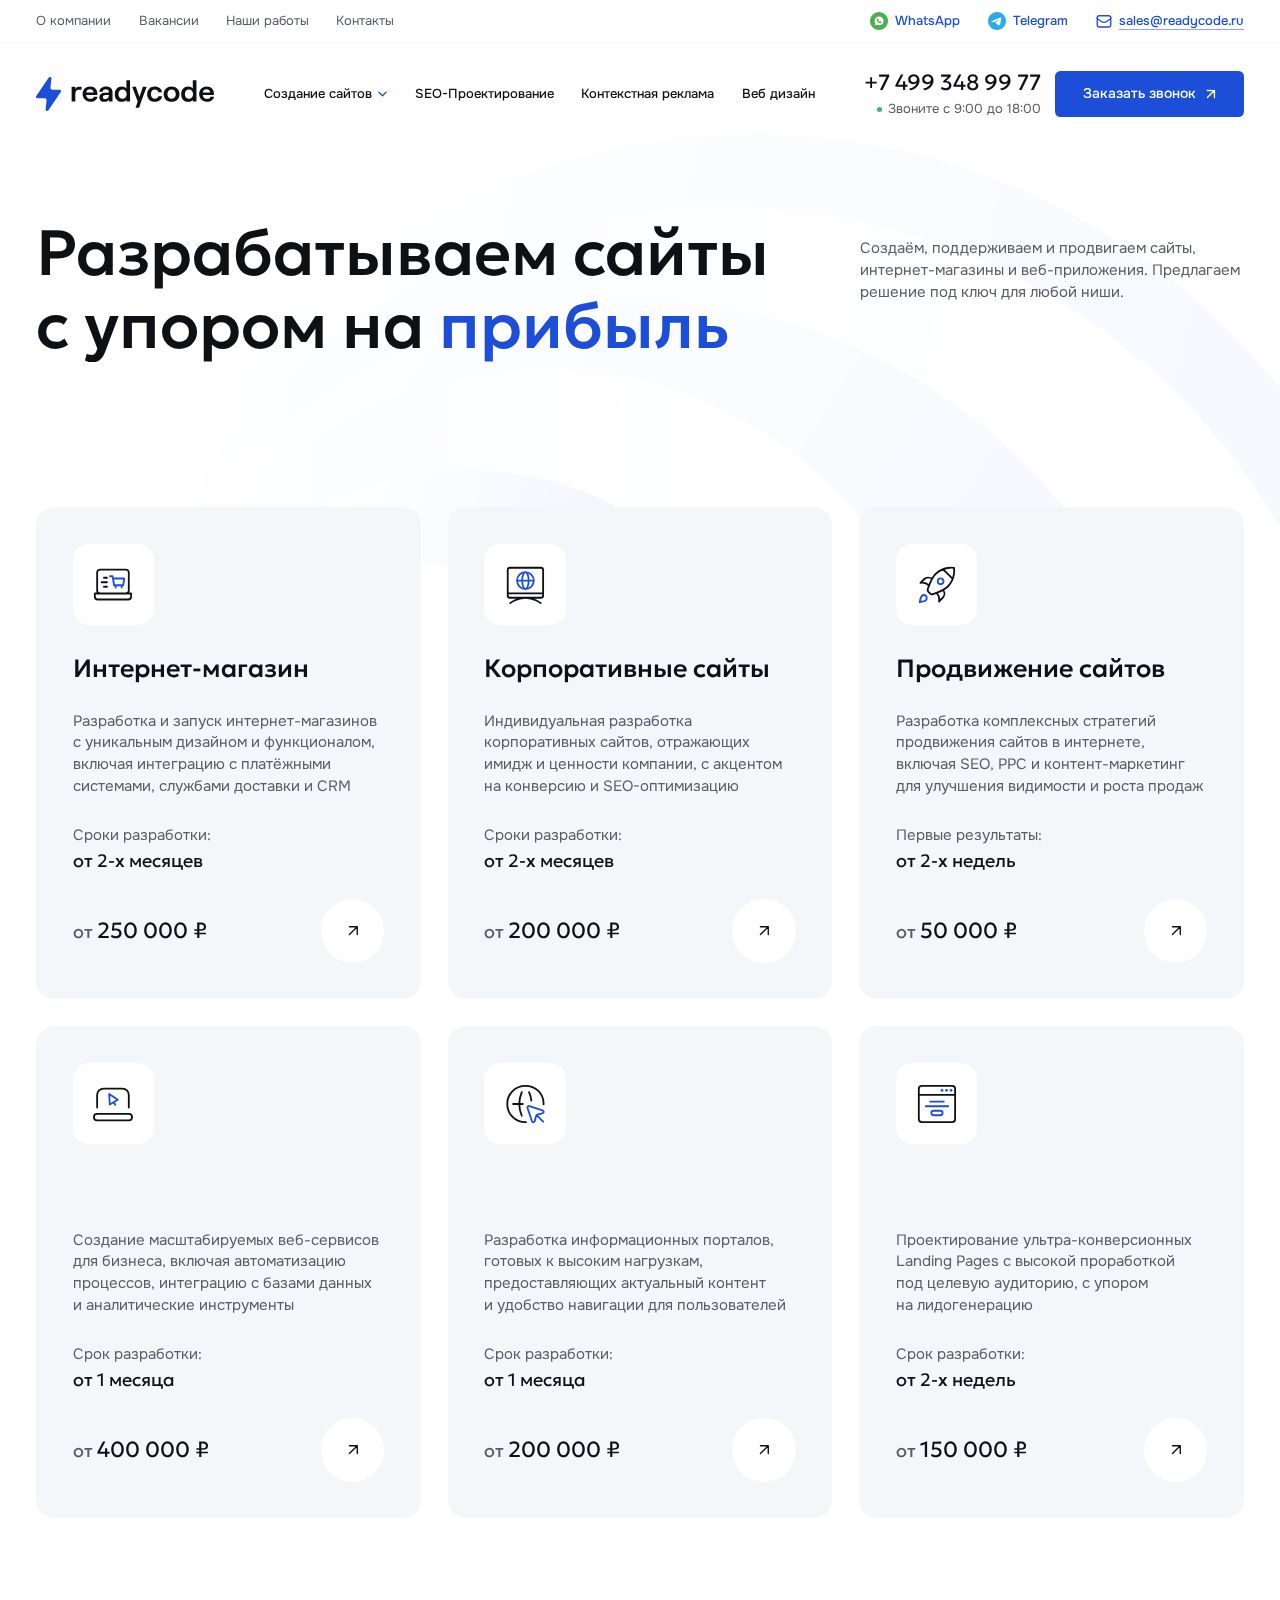
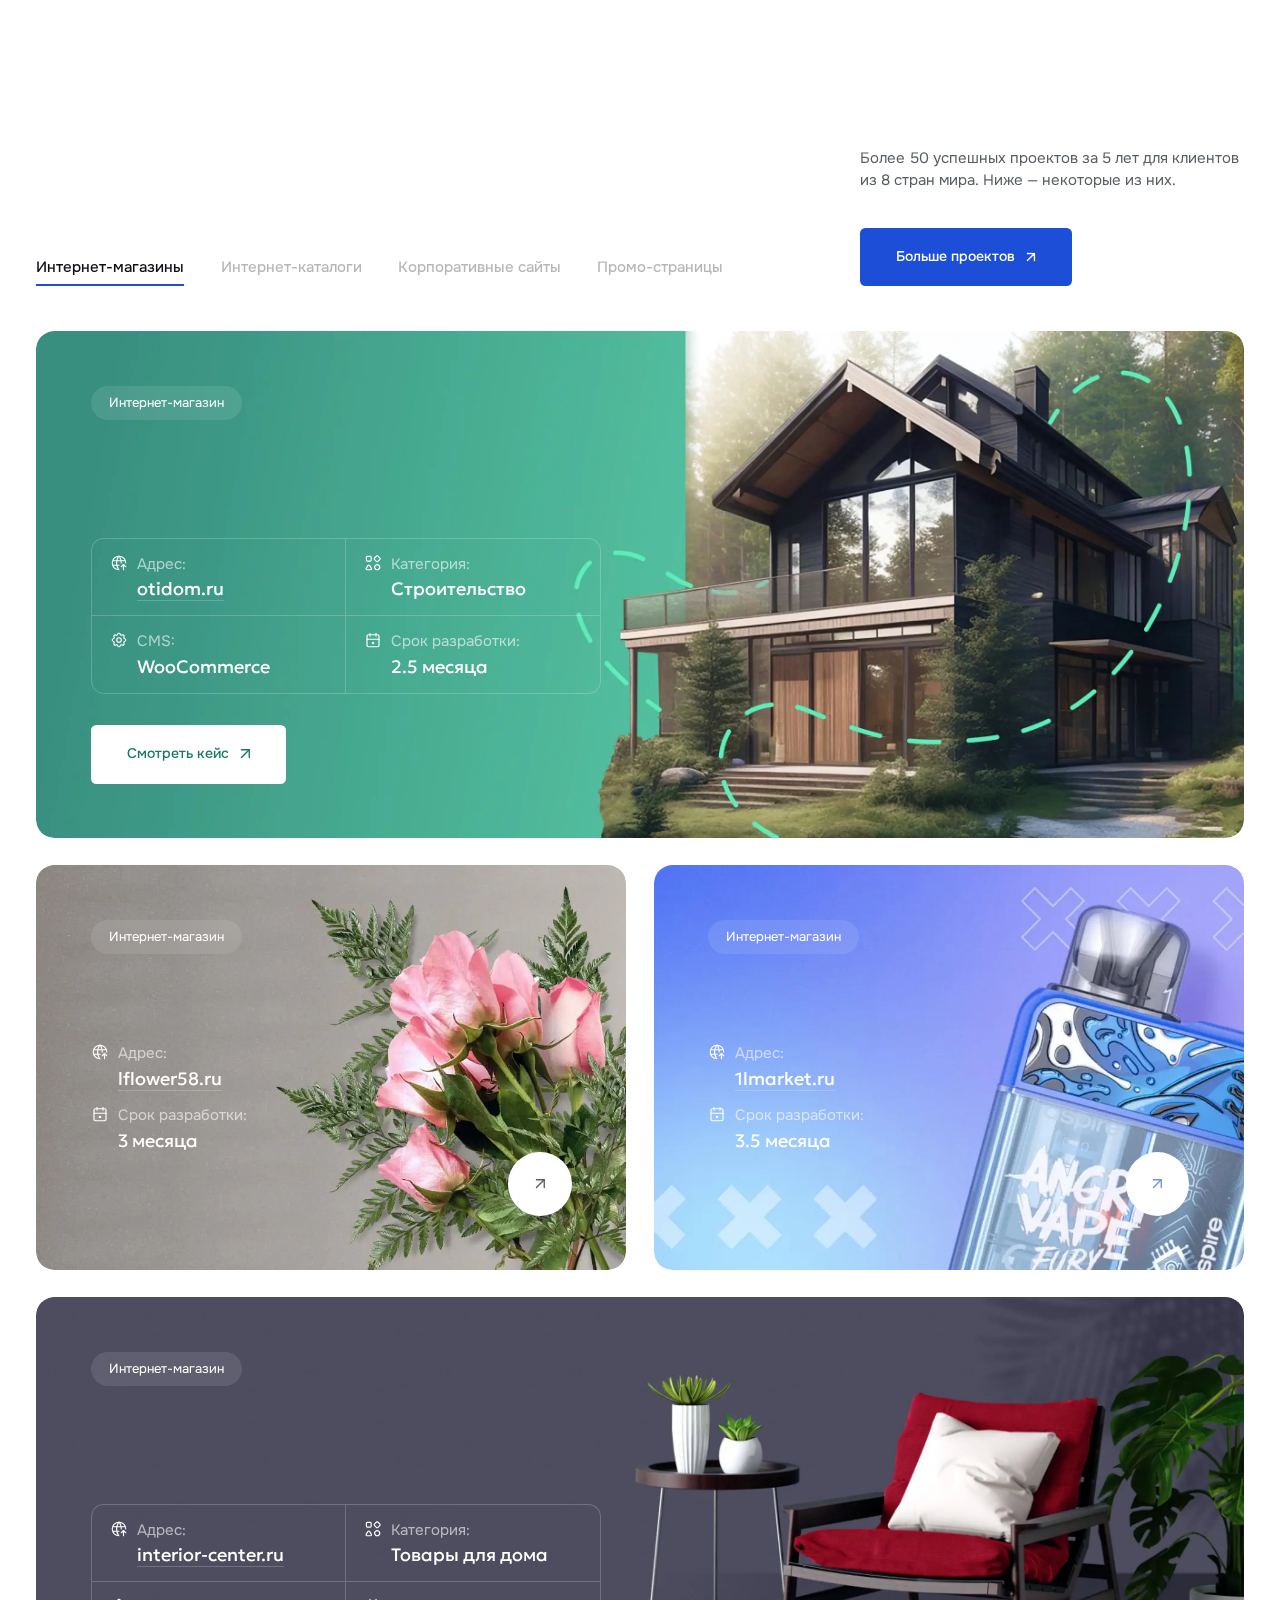
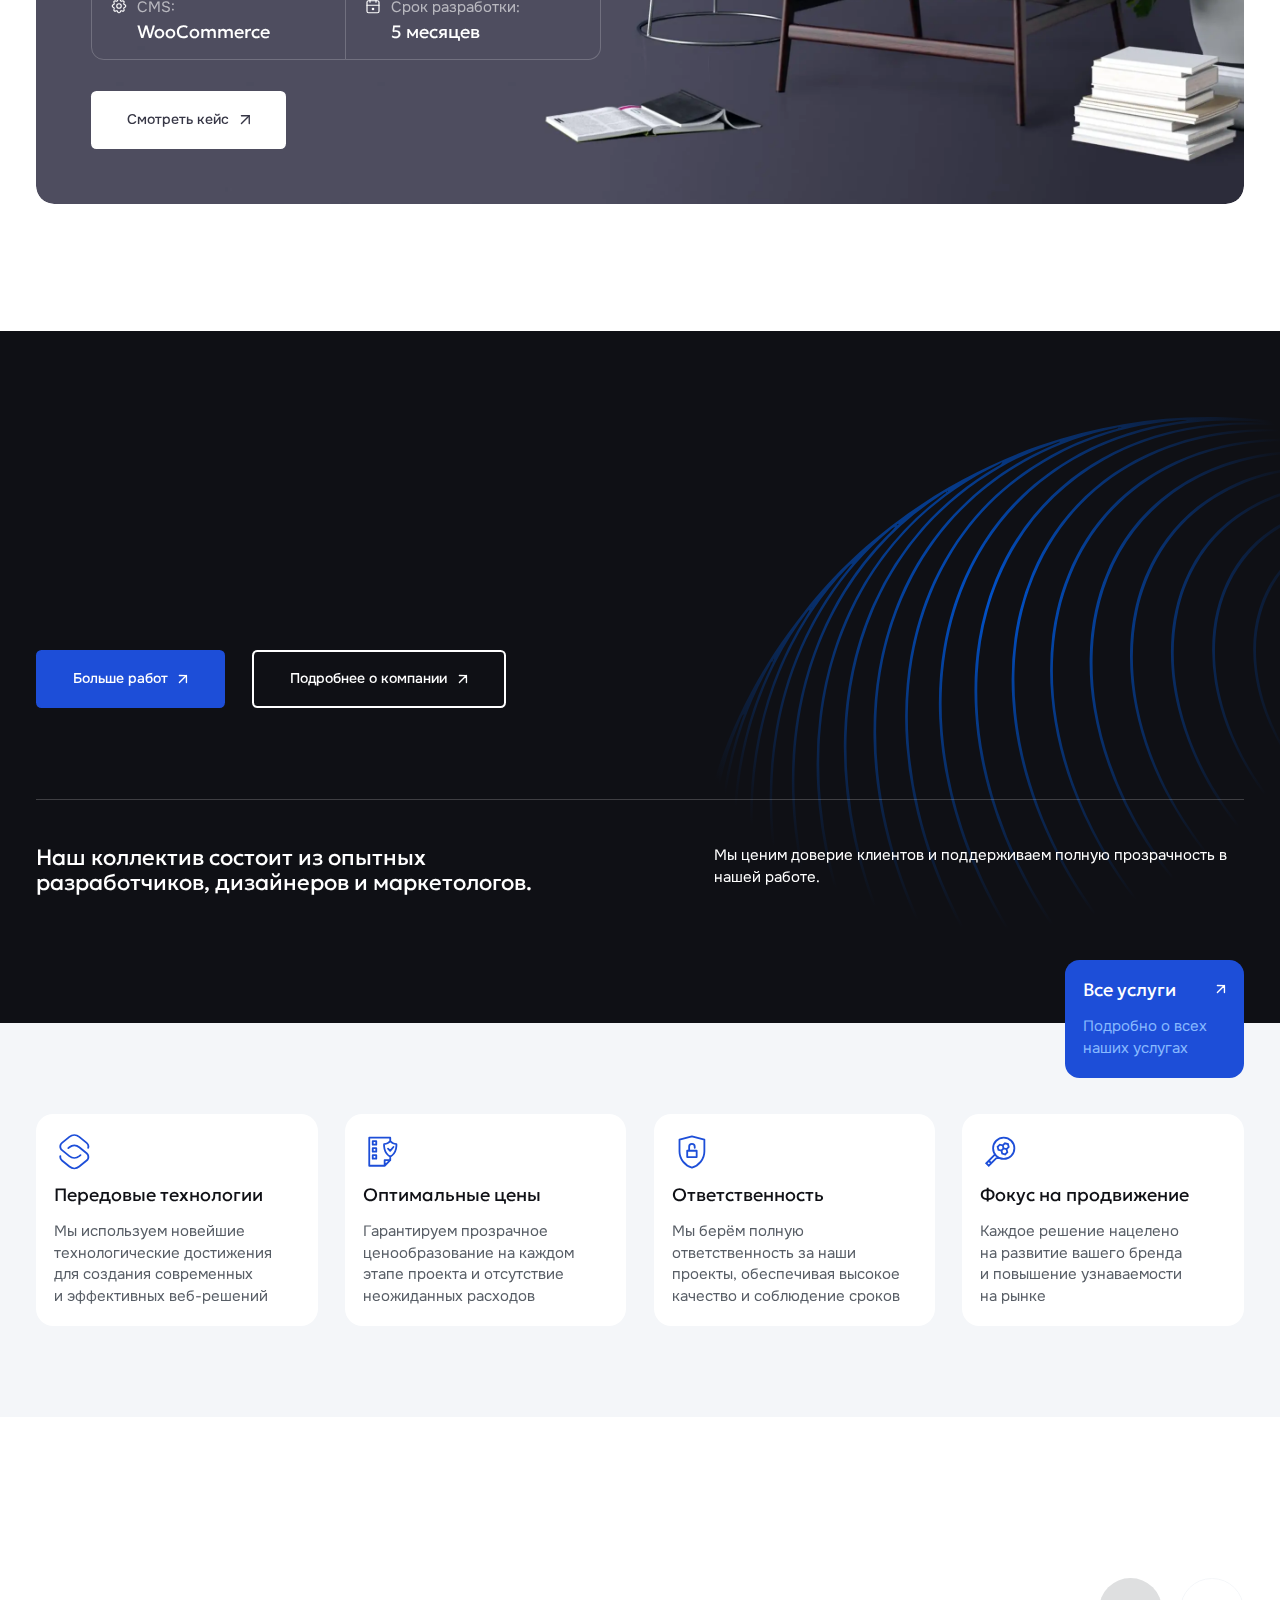
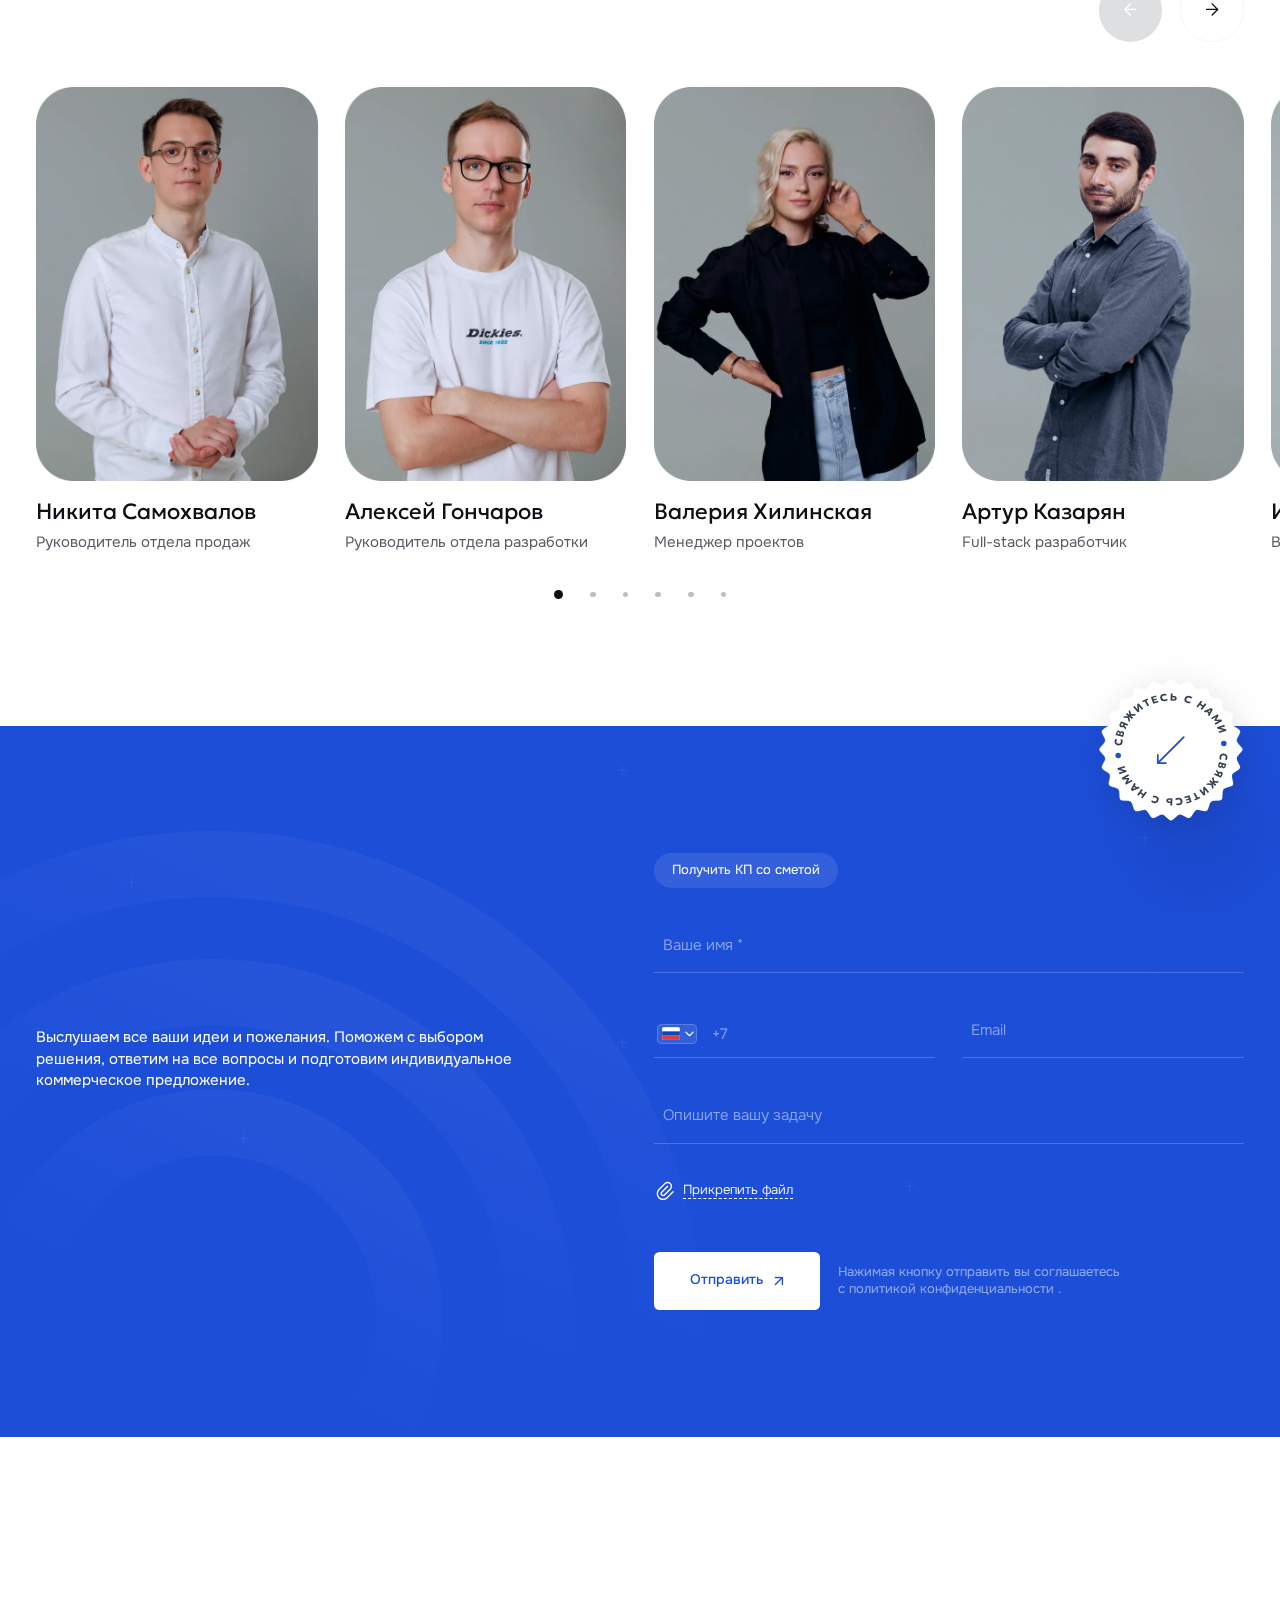
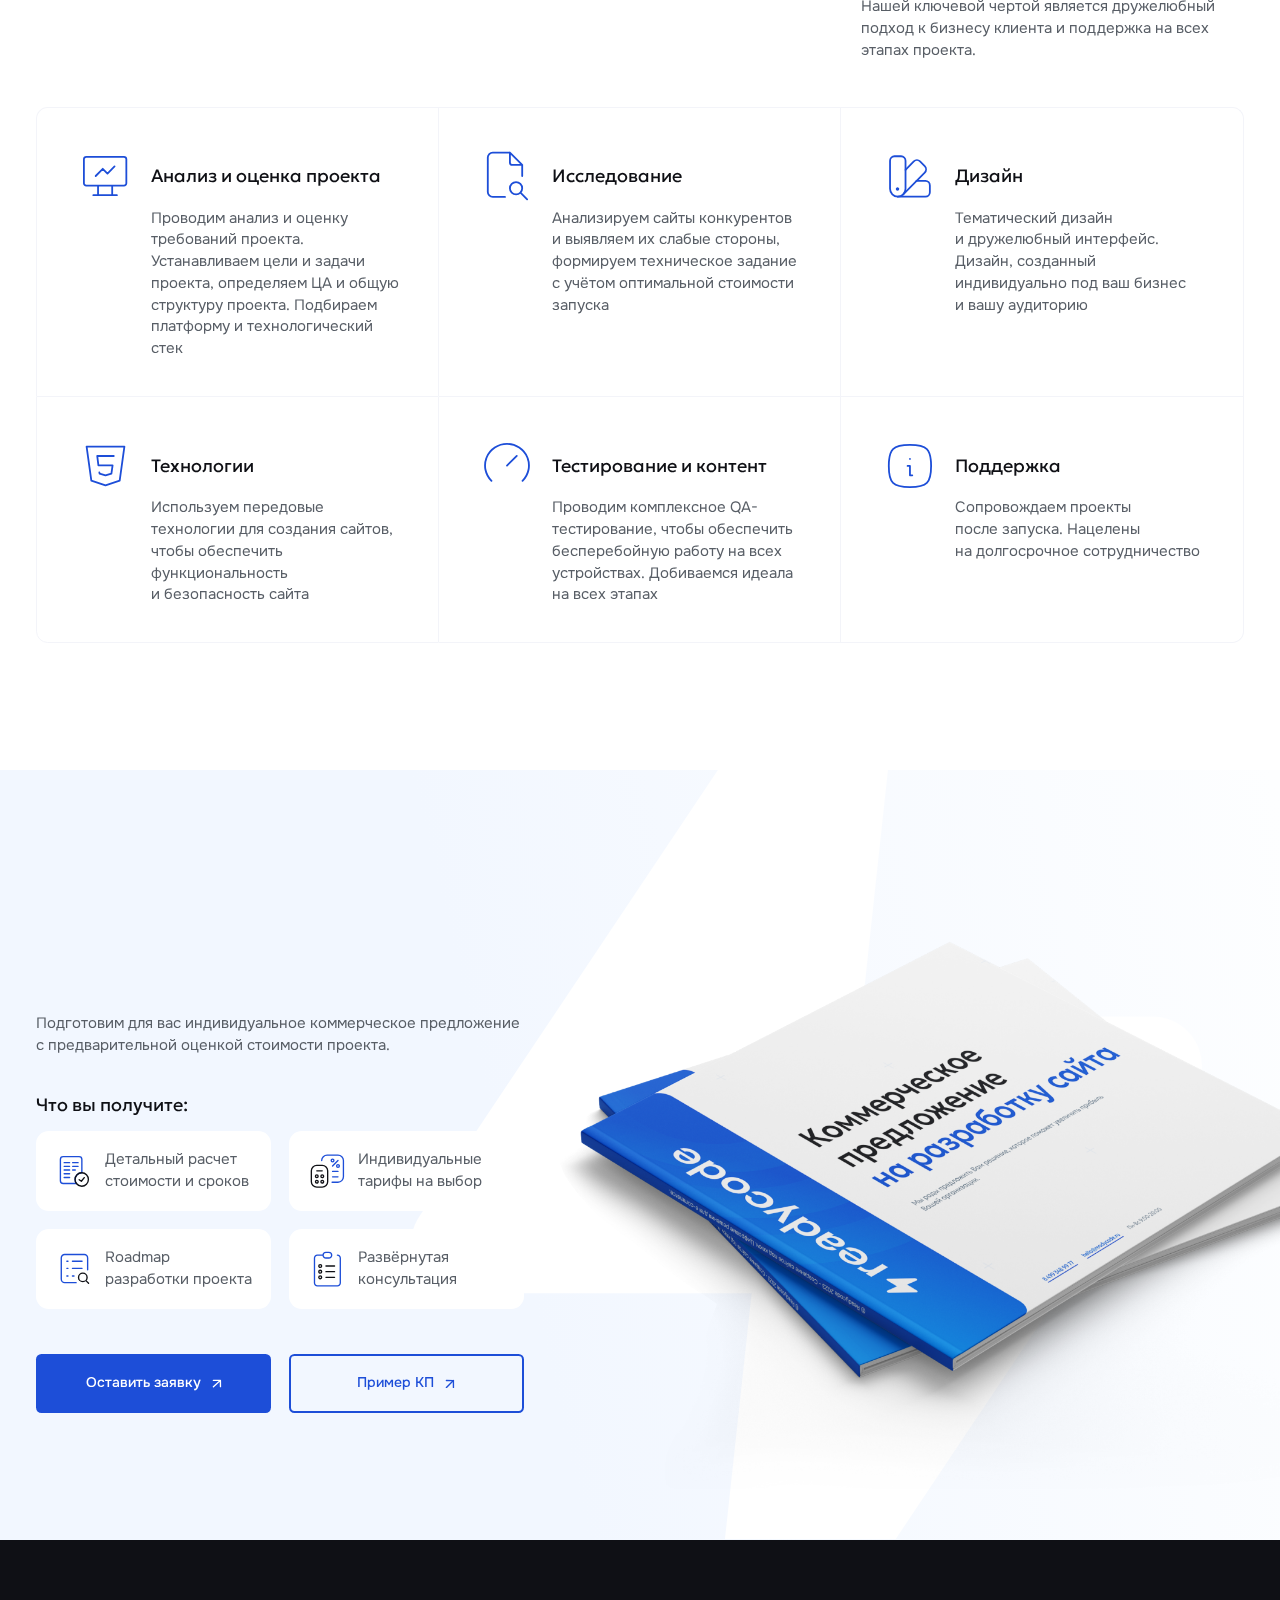
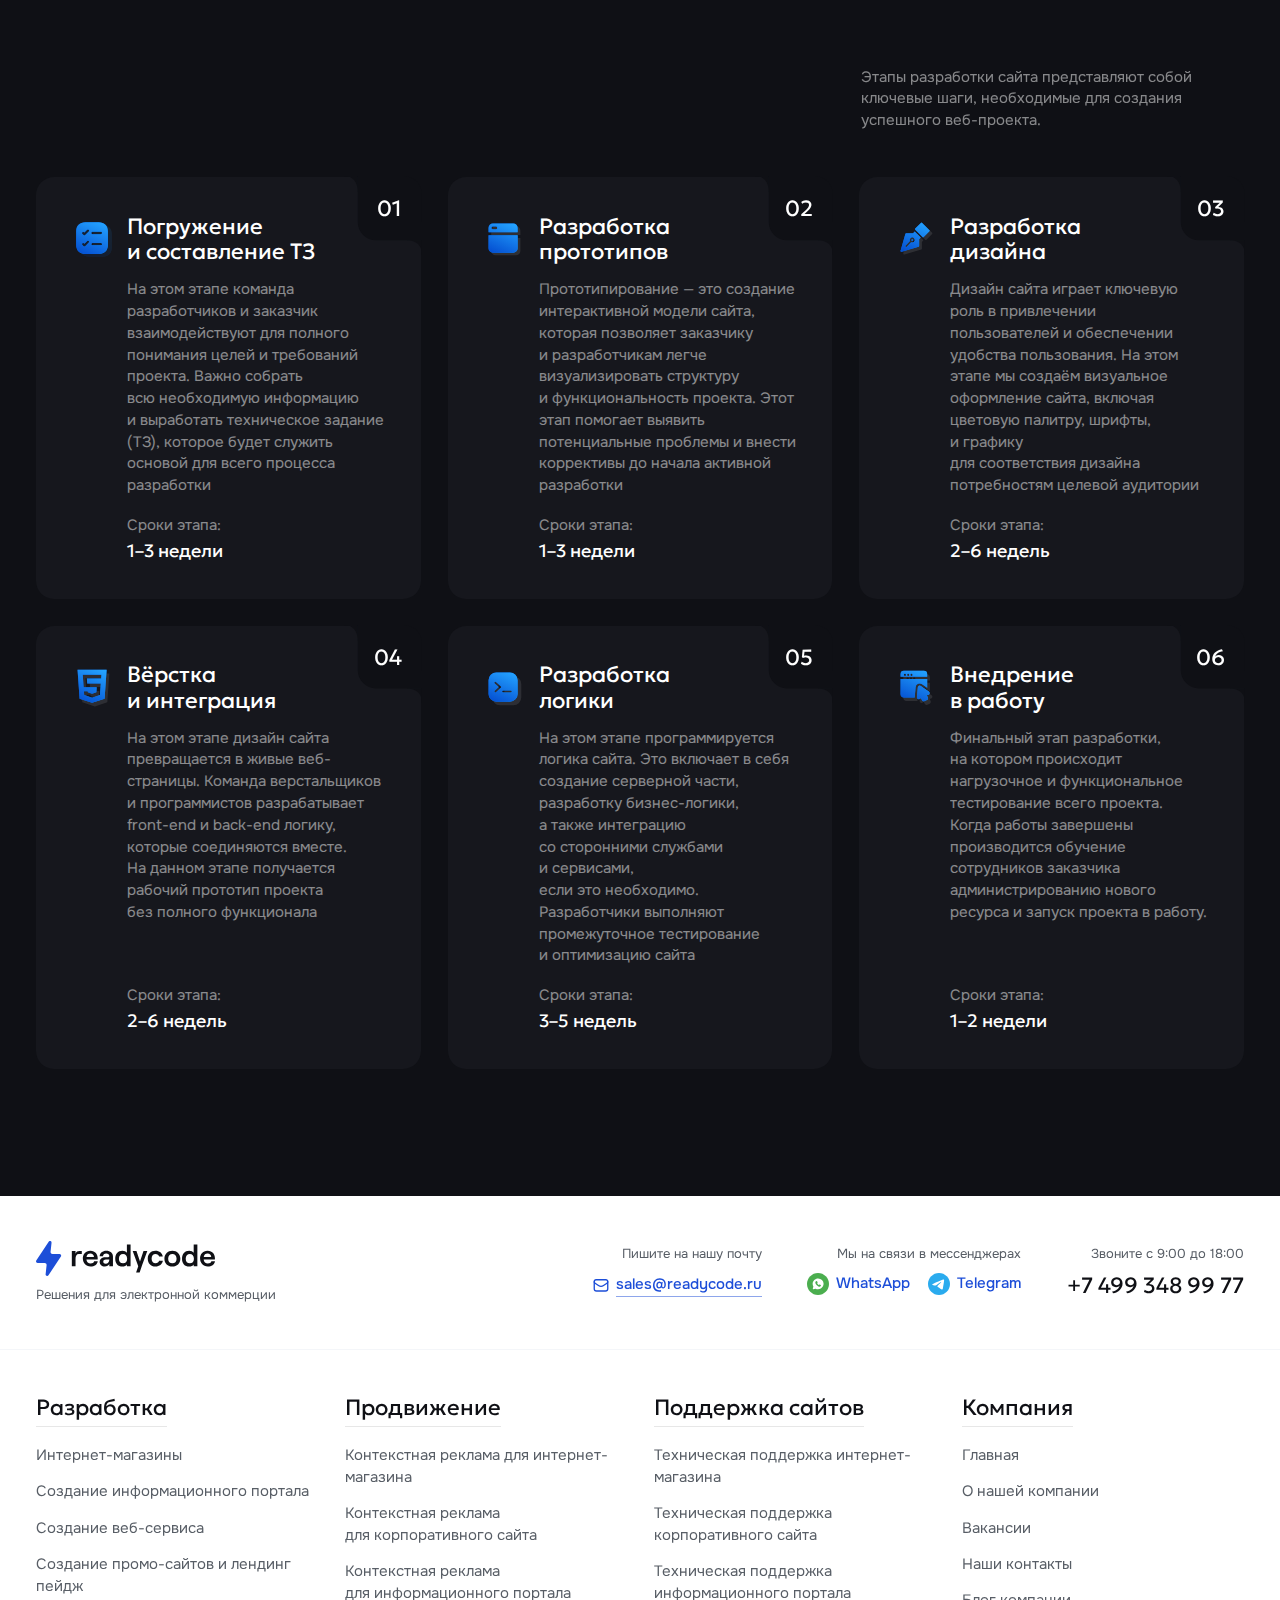
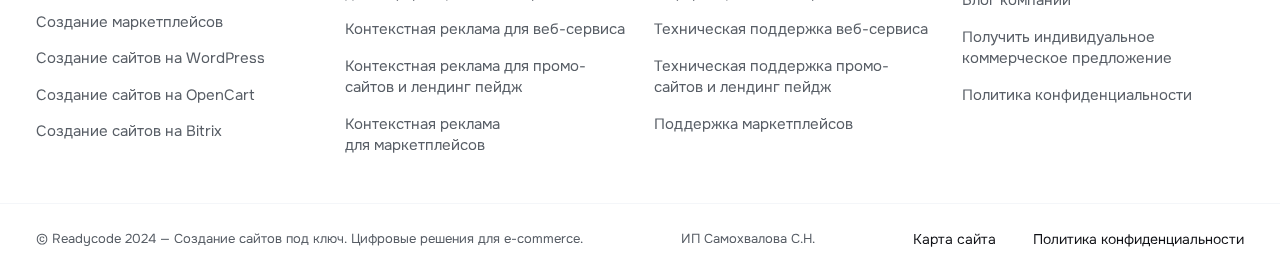
<file: index.html>
<!DOCTYPE html>
<html lang="ru">

<head>
    <meta charset="UTF-8">
    <meta name="viewport" content="width=device-width, initial-scale=1.0">
    <meta name="description" content="">
    <meta name="keywords" content="">
    <link rel="preload" as="font" href="fonts/Geologica-Regular.woff2">
    <link rel="preload" as="font" href="fonts/Geologica-Medium.woff2">
    <link rel="preload" as="font" href="fonts/Onest-Light.woff2">
    <link rel="preload" as="font" href="fonts/Onest-Regular.woff2">
    <link rel="preload" as="font" href="fonts/Onest-Medium.woff2">
    <link rel="preload" as="font" href="fonts/Onest-Bold.woff2">
    <link rel="preload" as="font" href="fonts/Onest-ExtraBold.woff2">
    <link rel="stylesheet" href="css/libs.min.css">
    <link rel="stylesheet" href="css/style.min.css">
    <title>Главная</title>
</head>
<style>

</style>


<body class="m-page">
    <div class="wrapper" id="butter">
        <header class="header">
            <div class="header-top">
                <div class="container">
                    <div class="header-top__inner">
                        <nav class="nav">
                            <ul>
                                <li class="menu-item"><a href="">О компании</a></li>
                                <li class="menu-item"><a href="">Вакансии</a></li>
                                <li class="menu-item"><a href="">Наши работы</a></li>
                                <li class="menu-item"><a href="">Контакты</a></li>
                            </ul>
                        </nav>
                        <div class="header-contacts">
                            <div class="socials">
                                <a href="" class="socials__item">
                                    <img src="img/WhatsApp.svg" alt="WhatsApp">
                                    <span class="comm">WhatsApp</span>
                                </a>
                                <a href="" class="socials__item">
                                    <img src="img/Telegram.svg" alt="Telegram">
                                    <span class="comm">Telegram</span>
                                </a>
                            </div>
                            <a href="mailto:sales@readycode.ru" class="header-contacts__email m-link">
                                <img src="img/mail.svg" alt="Mail">
                                <span class="comm">sales@readycode.ru</span>
                            </a>
                            <a href="tel:+74993489977" class="header-contacts__phone">
                                <img src="img/phone.svg" alt="Phone">
                            </a>
                        </div>
                    </div>
                </div>
            </div>

            <div class="header-bottom">
                <div class="container">
                    <div class="header-bottom__inner">
                        <a href="" class="header__logo">
                            <img src="img/logo.svg" alt="Логотип">
                        </a>

                        <nav class="nav2">
                            <ul>
                                <li class="menu-item menu-item-has-children">
                                    <a href="">Создание сайтов</a>
                                    <ul>
                                        <li><a href="">Разработка интернет-магазина</a></li>
                                        <li><a href="">Разработка корпоративных сайтов</a></li>
                                        <li><a href="">Разработка Landing Page</a></li>
                                        <li><a href="">Разработка веб-сервисов</a></li>
                                        <li><a href="">Разработка информационных порталов</a></li>
                                    </ul>
                                </li>
                                <li class="menu-item"><a href="">SEO-Проектирование</a></li>
                                <li class="menu-item"><a href="">Контекстная реклама</a></li>
                                <li class="menu-item"><a href="">Веб дизайн</a></li>
                            </ul>
                        </nav>

                        <div class="header-action">
                            <div class="header-contacts2">
                                <div class="h5">
                                    <a href="">+7 499 348 99 77</a>
                                </div>
                                <div class="header-contacts2__time">
                                    <div class="comm gray-text">
                                        Звоните с 9:00 до 18:00
                                    </div>
                                </div>
                            </div>

                            <button class="header-action__btn m-btn _small m-btn-blue">
                                <span>Заказать звонок</span>
                                <img src="img/arrow-white.svg" alt="">
                                <span class="_animate-span"></span>
                            </button>
                            <button class="burger _toggle-menu">
                                <img class="_view1" src="img/burger.svg" alt="">
                                <img class="_view2" src="img/burger2.svg" alt="">
                            </button>
                        </div>
                    </div>
                </div>
            </div>


            <div class="menu">
                <div class="menu__bg _toggle-menu"></div>
                <div class="menu__dialog">
                    <div class="menu__top">
                        <a href="" class="header__logo">
                            <img src="img/logo.svg" alt="Логотип">
                        </a>
                        <button class="menu__close _toggle-menu">
                            <img src="img/close3.svg" alt="Закрыть">
                        </button>
                    </div>

                    <div class="menu__scroll">
                        <div class="menu-nav">
                            <div class="menu-nav__item">
                                <img src="img/menu-icon.svg" class="menu-nav__icon" alt="">
                                <div class="menu-nav__content">
                                    <a href="" class="menu-nav__title">Создание сайтов</a>
                                    <ul class="menu-nav__list">
                                        <li><a href="">Разработка интернет-магазина</a></li>
                                        <li><a href="">Разработка корпоративных сайтов</a></li>
                                        <li><a href="">Разработка промо-страниц</a></li>
                                    </ul>
                                </div>
                            </div>
                            <div class="menu-nav__item">
                                <img src="img/menu-icon2.svg" class="menu-nav__icon" alt="">
                                <div class="menu-nav__content">
                                    <a href="" class="menu-nav__title">SEO-Продвижение</a>
                                </div>
                            </div>
                            <div class="menu-nav__item">
                                <img src="img/menu-icon3.svg" class="menu-nav__icon" alt="">
                                <div class="menu-nav__content">
                                    <a href="" class="menu-nav__title">Контекстная реклама</a>
                                </div>
                            </div>
                            <div class="menu-nav__item">
                                <img src="img/menu-icon4.svg" class="menu-nav__icon" alt="">
                                <div class="menu-nav__content">
                                    <a href="" class="menu-nav__title">Поддержка сайта</a>
                                </div>
                            </div>
                            <div class="menu-nav__item">
                                <img src="img/menu-icon5.svg" class="menu-nav__icon" alt="">
                                <div class="menu-nav__content">
                                    <a href="" class="menu-nav__title">Веб дизайн</a>
                                </div>
                            </div>
                            <div class="menu-nav__item">
                                <img src="img/menu-icon6.svg" class="menu-nav__icon" alt="">
                                <div class="menu-nav__content">
                                    <a href="" class="menu-nav__title">Наши работы</a>
                                </div>
                            </div>
                        </div>

                        <nav class="menu-nav2">
                            <ul>
                                <li class="menu-item"><a href="">О компании</a></li>
                                <li class="menu-item"><a href="">Вакансии</a></li>
                                <li class="menu-item"><a href="">Контакты</a></li>
                            </ul>
                        </nav>
                    </div>

                    <div class="menu__bottom">
                        <div class="menu-contacts">
                            <div class="comm gray-text">
                                Звоните с 9:00 до 18:00
                            </div>
                            <div class="h5">
                                <a href="">+7 499 348 99 77</a>
                            </div>
                        </div>
                        <div class="menu-contacts2">
                            <div class="socials">
                                <a href="" class="socials__item">
                                    <img src="img/WhatsApp.svg" alt="WhatsApp">
                                    <span class="p">WhatsApp</span>
                                </a>
                                <a href="" class="socials__item">
                                    <img src="img/Telegram.svg" alt="WhatsApp">
                                    <span class="p">Telegram</span>
                                </a>
                            </div>

                            <a href="mailto:sales@readycode.ru" class="menu-contacts2__email m-link">
                                <span class="p">sales@readycode.ru</span>
                            </a>
                        </div>
                    </div>
                </div>
            </div>

        </header>
        <main class="content">

            <div class="main">
                <img src="img/bg.svg" alt="" class="main__bg _view1">
                <img src="img/bg-mob.svg" alt="" class="main__bg _view2">
                <div class="container">
                    <div class="main__inner">
                        <h1 class="h1 m-title">
                            <span class="heading-line">
                                <span class="heading-line__inner">
                                    Разрабатываем сайты
                                </span>
                            </span>
                            <span class="heading-line">
                                <span class="heading-line__inner">
                                    с упором на <span>прибыль</span>
                            </span>
                            </span>
                        </h1>
                        <div class="main__desc gray-text">
                            <div class="p">
                                Создаём, поддерживаем и продвигаем сайты, интернет-магазины и веб-приложения. Предлагаем решение под ключ для любой ниши.
                            </div>
                        </div>
                    </div>

                    <div class="main-services grid3 grid2-tablet grid-mob">
                        <a href="" class="service-card">
                            <div class="service-card__inner">
                                <div class="service-card__icon">
                                    <svg width="44" height="44" viewBox="0 0 44 44" fill="none" xmlns="http://www.w3.org/2000/svg">
                                        <path class="_black" d="M12.0415 14.075H15.361M9.55187 19.025H15.361M12.0415 23.975H15.361M42 31.4H2V34.7C2 36.5225 3.48614 38 5.3195 38H38.6805C40.5139 38 42 36.5225 42 34.7V31.4ZM36.1079 5H7.89212C6.05876 5 4.57261 6.47749 4.57261 8.3V28.1C4.57261 29.9225 6.05876 31.4 7.89212 31.4H36.1079C37.9412 31.4 39.4274 29.9225 39.4274 28.1V8.3C39.4274 6.47749 37.9412 5 36.1079 5Z" stroke="#0F1015" stroke-width="2" stroke-miterlimit="10" stroke-linecap="round" stroke-linejoin="round" />
                                        <path class="_blue" d="M31.5435 22.3248V24.7998M24.9045 22.3248V24.7998M23.2447 22.3248H33.2032L34.4481 14.8998H21.9999L23.2447 22.3248ZM23.2447 22.3248L21.585 12.4248H18.6804" stroke="#1D4ED8" stroke-width="2" stroke-miterlimit="10" stroke-linecap="round" stroke-linejoin="round" />
                                    </svg>
                                </div>
                                <div class="service-card__info">
                                    <div class="service-card__top">
                                        <div class="service-card__title h4 m-title">
                                            <span class='heading-line'>
                <span class='heading-line__inner'>
                    Интернет-магазин
                </span>
                                            </span>
                                        </div>
                                    </div>
                                    <div class="service-card__desc _transition p gray-text">
                                        Разработка и запуск интернет-магазинов с уникальным дизайном и функционалом, включая интеграцию с платёжными системами, службами доставки и CRM
                                    </div>
                                </div>

                                <div class="service-card__info2">
                                    <div class="_transition p gray-text">
                                        Сроки разработки:
                                    </div>
                                    <div class="h6">
                                        от 2-х месяцев
                                    </div>
                                </div>

                                <div class="service-card__bottom">
                                    <div class="service-card__price">
                                        <span class="h6 gray-text _transition">от</span>
                                        <span class="h5">250 000 ₽</span>
                                    </div>
                                    <div class="service-card__btn">
                                        <img src="img/arrow.svg" alt="">
                                    </div>
                                </div>

                            </div>
                            <img src="img/service-img.svg" alt="" class="service-card__img">
                        </a>
                        <a href="" class="service-card">
                            <div class="service-card__inner">
                                <div class="service-card__icon">
                                    <svg width="44" height="44" viewBox="0 0 44 44" fill="none" xmlns="http://www.w3.org/2000/svg">
                                        <rect class="_white" width="44" height="44" fill="white" />
                                        <path class="_black" d="M5.75516 42C5.75516 42 12.4872 36.1153 22.5 36.1153C32.5128 36.1153 39.2448 42 39.2448 42M3 31.2605H22.5H42M39.431 3H5.56898C4.15018 3 3 4.15018 3 5.56898V33.5463C3 34.9651 4.15018 36.1153 5.56898 36.1153H39.431C40.8498 36.1153 42 34.9651 42 33.5463V5.56898C42 4.15018 40.8498 3 39.431 3Z" stroke="#0F1015" stroke-width="2" stroke-miterlimit="10" stroke-linecap="round" stroke-linejoin="round" />
                                        <path class="_blue" d="M31.7683 17.1617C31.7683 22.2804 27.6188 26.4299 22.5001 26.4299M31.7683 17.1617C31.7683 12.0431 27.6188 7.89355 22.5001 7.89355M31.7683 17.1617H13.2319M22.5001 26.4299C17.3814 26.4299 13.2319 22.2804 13.2319 17.1617M22.5001 26.4299C24.4682 26.4299 26.0637 22.2804 26.0637 17.1617C26.0637 12.0431 24.4682 7.89355 22.5001 7.89355M22.5001 26.4299C20.532 26.4299 18.9365 22.2804 18.9365 17.1617C18.9365 12.0431 20.532 7.89355 22.5001 7.89355M13.2319 17.1617C13.2319 12.0431 17.3814 7.89355 22.5001 7.89355" stroke="#1D4ED8" stroke-width="2" stroke-miterlimit="10" stroke-linecap="round" stroke-linejoin="round" />
                                    </svg>
                                </div>
                                <div class="service-card__info">
                                    <div class="service-card__top">
                                        <div class="service-card__title h4 m-title">
                                            <span class='heading-line'>
                <span class='heading-line__inner'>
                    Корпоративные сайты
                </span>
                                            </span>
                                        </div>
                                    </div>
                                    <div class="service-card__desc _transition p gray-text">
                                        Индивидуальная разработка корпоративных сайтов, отражающих имидж и ценности компании, с акцентом на конверсию и SEO-оптимизацию
                                    </div>
                                </div>

                                <div class="service-card__info2">
                                    <div class="_transition p gray-text">
                                        Сроки разработки:
                                    </div>
                                    <div class="h6">
                                        от 2-х месяцев
                                    </div>
                                </div>

                                <div class="service-card__bottom">
                                    <div class="service-card__price">
                                        <span class="h6 gray-text _transition">от</span>
                                        <span class="h5">200 000 ₽</span>
                                    </div>
                                    <div class="service-card__btn">
                                        <img src="img/arrow.svg" alt="">
                                    </div>
                                </div>

                            </div>
                            <img src="img/service-img2.svg" alt="" class="service-card__img">
                        </a>
                        <a href="" class="service-card">
                            <div class="service-card__inner">
                                <div class="service-card__icon">
                                    <svg width="44" height="44" viewBox="0 0 44 44" fill="none" xmlns="http://www.w3.org/2000/svg">
                                        <rect class="_white" width="44" height="44" fill="white" />
                                        <path class="_black" d="M16.4717 15.3199C13.9413 13.2053 10.1695 13.3364 7.79287 15.7129L3.77734 19.7284C7.22617 19.0717 10.7744 20.1295 13.2992 22.5562M21.4437 30.7007C23.8705 33.2255 24.9283 36.7737 24.2715 40.2225L28.287 36.207C30.6636 33.8304 30.7946 30.0587 28.6801 27.5282M39.3366 15.3769L28.6231 4.66338M14.2909 31.3195C15.1746 32.2032 16.4819 32.5014 17.6556 32.0721C22.7037 30.2255 29.6004 28.0622 33.9798 23.6828C42.7832 14.8795 40.8112 3.18878 40.8112 3.18878C40.8112 3.18878 29.1205 1.21673 20.3171 10.0202C15.9377 14.3995 13.7744 21.2963 11.9278 26.3443C11.4984 27.518 11.7967 28.8253 12.6804 29.7089L14.2909 31.3195Z" stroke="#0F1015" stroke-width="2" stroke-miterlimit="10" stroke-linecap="round" stroke-linejoin="round" />
                                        <path class="_blue" d="M9.83155 34.1684C11.0892 35.426 11.0892 37.465 9.83155 38.7227C8.57393 39.9803 3 40.9998 3 40.9998C3 40.9998 4.01964 35.426 5.27726 34.1684C6.53489 32.9108 8.57393 32.9108 9.83155 34.1684Z" stroke="#1D4ED8" stroke-width="2" stroke-miterlimit="10" stroke-linecap="round" stroke-linejoin="round" />
                                        <path class="_blue" d="M26.0099 21.2102C27.7884 21.2102 29.2302 19.7684 29.2302 17.9899C29.2302 16.2113 27.7884 14.7695 26.0099 14.7695C24.2313 14.7695 22.7896 16.2113 22.7896 17.9899C22.7896 19.7684 24.2313 21.2102 26.0099 21.2102Z" stroke="#1D4ED8" stroke-width="2" stroke-miterlimit="10" stroke-linecap="round" stroke-linejoin="round" />
                                    </svg>
                                </div>
                                <div class="service-card__info">
                                    <div class="service-card__top">
                                        <div class="service-card__title h4 m-title">
                                            <span class='heading-line'>
                <span class='heading-line__inner'>
                    Продвижение сайтов
                </span>
                                            </span>
                                        </div>
                                    </div>
                                    <div class="service-card__desc _transition p gray-text">
                                        Разработка комплексных стратегий продвижения сайтов в интернете, включая SEO, PPC и контент-маркетинг для улучшения видимости и роста продаж
                                    </div>
                                </div>

                                <div class="service-card__info2">
                                    <div class="_transition p gray-text">
                                        Первые результаты:
                                    </div>
                                    <div class="h6">
                                        от 2-х недель
                                    </div>
                                </div>

                                <div class="service-card__bottom">
                                    <div class="service-card__price">
                                        <span class="h6 gray-text _transition">от</span>
                                        <span class="h5">50 000 ₽</span>
                                    </div>
                                    <div class="service-card__btn">
                                        <img src="img/arrow.svg" alt="">
                                    </div>
                                </div>

                            </div>
                            <img src="img/service-img3.svg" alt="" class="service-card__img">
                        </a>
                        <a href="" class="service-card">
                            <div class="service-card__inner">
                                <div class="service-card__icon">
                                    <svg width="44" height="44" viewBox="0 0 44 44" fill="none" xmlns="http://www.w3.org/2000/svg">
                                        <rect class="_white" width="44" height="44" fill="white" />
                                        <path class="_black" d="M4.55932 26V12C4.55932 8.13399 7.74643 5 11.678 5H32.322C36.2536 5 39.4407 8.13399 39.4407 12V26M39.4407 40H4.55932C2.5936 40 1 38.433 1 36.5C1 34.567 2.5936 33 4.55932 33H39.4407C41.4064 33 43 34.567 43 36.5C43 38.433 41.4064 40 39.4407 40Z" stroke="#0F1015" stroke-width="2" stroke-miterlimit="10" stroke-linecap="round" stroke-linejoin="round" />
                                        <path class="_blue" d="M24.6098 23L22.9073 20M17.8 11L18.5147 22.616L27.3 17.384L17.8 11Z" stroke="#1D4ED8" stroke-width="2" stroke-miterlimit="10" stroke-linecap="round" stroke-linejoin="round" />
                                    </svg>
                                </div>
                                <div class="service-card__info">
                                    <div class="service-card__top">
                                        <div class="service-card__title h4 m-title">
                                            <span class='heading-line'>
                <span class='heading-line__inner'>
                    Веб-сервисы
                </span>
                                            </span>
                                        </div>
                                    </div>
                                    <div class="service-card__desc _transition p gray-text">
                                        Создание масштабируемых веб-сервисов для бизнеса, включая автоматизацию процессов, интеграцию с базами данных и аналитические инструменты
                                    </div>
                                </div>

                                <div class="service-card__info2">
                                    <div class="_transition p gray-text">
                                        Срок разработки:
                                    </div>
                                    <div class="h6">
                                        от 1 месяца
                                    </div>
                                </div>

                                <div class="service-card__bottom">
                                    <div class="service-card__price">
                                        <span class="h6 gray-text _transition">от</span>
                                        <span class="h5">400 000 ₽</span>
                                    </div>
                                    <div class="service-card__btn">
                                        <img src="img/arrow.svg" alt="">
                                    </div>
                                </div>

                            </div>
                            <img src="img/service-img4.svg" alt="" class="service-card__img">
                        </a>
                        <a href="" class="service-card">
                            <div class="service-card__inner">
                                <div class="service-card__icon">
                                    <svg width="44" height="44" viewBox="0 0 44 44" fill="none" xmlns="http://www.w3.org/2000/svg">
                                        <rect class="_white" width="44" height="44" fill="white" />
                                        <path class="_black" d="M23.1481 41.9898C22.9329 41.9966 22.7169 42 22.5 42C11.2671 42 2.5 33.2329 2.5 22C2.5 10.7671 11.2671 2 22.5 2C33.7329 2 42.5 10.4281 42.5 21.661C42.5 21.9265 42.4949 22.1908 42.4848 22.4537M8.94068 22H19.498M26.5159 9.04771C27.5931 11.6389 28.5828 14.7699 29.0296 18.2064M18.4841 34.9523C17.0217 31.4344 15.7203 26.9214 15.7203 22C15.7203 17.0786 17.0217 12.5656 18.4841 9.04771" stroke="#0F1015" stroke-width="2" stroke-miterlimit="10" stroke-linecap="round" stroke-linejoin="round" />
                                        <path class="_blue" d="M34.8126 34.3128C35.0306 34.0949 35.2932 33.9487 35.571 33.8743L41.2451 32.3544C41.5229 32.28 41.7856 32.1339 42.0035 31.9159C42.6654 31.254 42.6654 30.1808 42.0035 29.5189C41.8112 29.3266 41.5841 29.1901 41.3424 29.1095L26.9606 24.3155C26.3707 24.1189 25.6942 24.2555 25.2247 24.725C24.7551 25.1945 24.6187 25.871 24.8153 26.4608L29.6093 40.8427C29.6899 41.0843 29.8263 41.3114 30.0187 41.5038C30.6806 42.1656 31.7538 42.1656 32.4157 41.5038C32.6336 41.2858 32.7798 41.0232 32.8542 40.7454L34.374 35.0712C34.4485 34.7934 34.5946 34.5308 34.8126 34.3128ZM34.8126 34.3128L42.0035 41.5038" stroke="#1D4ED8" stroke-width="2" stroke-miterlimit="10" stroke-linecap="round" stroke-linejoin="round" />
                                    </svg>
                                </div>
                                <div class="service-card__info">
                                    <div class="service-card__top">
                                        <div class="service-card__title h4 m-title">
                                            <span class='heading-line'>
                <span class='heading-line__inner'>
                    Инфо порталы
                </span>
                                            </span>
                                        </div>
                                    </div>
                                    <div class="service-card__desc _transition p gray-text">
                                        Разработка информационных порталов, готовых к высоким нагрузкам, предоставляющих актуальный контент и удобство навигации для пользователей
                                    </div>
                                </div>

                                <div class="service-card__info2">
                                    <div class="_transition p gray-text">
                                        Срок разработки:
                                    </div>
                                    <div class="h6">
                                        от 1 месяца
                                    </div>
                                </div>

                                <div class="service-card__bottom">
                                    <div class="service-card__price">
                                        <span class="h6 gray-text _transition">от</span>
                                        <span class="h5">200 000 ₽</span>
                                    </div>
                                    <div class="service-card__btn">
                                        <img src="img/arrow.svg" alt="">
                                    </div>
                                </div>

                            </div>
                            <img src="img/service-img5.svg" alt="" class="service-card__img">
                        </a>
                        <a href="" class="service-card">
                            <div class="service-card__inner">
                                <div class="service-card__icon">
                                    <svg width="44" height="44" viewBox="0 0 44 44" fill="none" xmlns="http://www.w3.org/2000/svg">
                                        <rect class="_white" width="44" height="44" fill="white" />
                                        <path class="_black" d="M2.00001 12.0415H41.917M38.6807 42H5.31925C3.48606 42 2 40.5139 2 38.6807V5.31925C2 3.48606 3.48606 2 5.31925 2H38.6807C40.5139 2 42 3.48606 42 5.31933V38.6807C42 40.5139 40.5139 42 38.6807 42Z" stroke="#0F1015" stroke-width="2" stroke-miterlimit="10" stroke-linecap="round" stroke-linejoin="round" />
                                        <circle class="_blue-fill" cx="37.5" cy="7" r="1.5" fill="#1D4ED8" />
                                        <circle class="_blue-fill" cx="32.5" cy="7" r="1.5" fill="#1D4ED8" />
                                        <circle class="_blue-fill" cx="27.5" cy="7" r="1.5" fill="#1D4ED8" />
                                        <path class="_blue" d="M14.531 19.5107H29.4688M9.55176 24.49H34.448M15.7758 31.9589C15.7758 33.3338 16.8905 34.4485 18.2655 34.4485H25.7343C27.1093 34.4485 28.224 33.3338 28.224 31.9589C28.224 30.5839 27.1093 29.4692 25.7343 29.4692H18.2655C16.8905 29.4692 15.7758 30.5839 15.7758 31.9589Z" stroke="#1D4ED8" stroke-width="2" stroke-miterlimit="10" stroke-linecap="round" stroke-linejoin="round" />
                                    </svg>
                                </div>
                                <div class="service-card__info">
                                    <div class="service-card__top">
                                        <div class="service-card__title h4 m-title">
                                            <span class='heading-line'>
                <span class='heading-line__inner'>
                    Landing Page
                </span>
                                            </span>
                                        </div>
                                    </div>
                                    <div class="service-card__desc _transition p gray-text">
                                        Проектирование ультра-конверсионных Landing Pages с высокой проработкой под целевую аудиторию, с упором на лидогенерацию
                                    </div>
                                </div>

                                <div class="service-card__info2">
                                    <div class="_transition p gray-text">
                                        Срок разработки:
                                    </div>
                                    <div class="h6">
                                        от 2-х недель
                                    </div>
                                </div>

                                <div class="service-card__bottom">
                                    <div class="service-card__price">
                                        <span class="h6 gray-text _transition">от</span>
                                        <span class="h5">150 000 ₽</span>
                                    </div>
                                    <div class="service-card__btn">
                                        <img src="img/arrow.svg" alt="">
                                    </div>
                                </div>

                            </div>
                            <img src="img/service-img6.svg" alt="" class="service-card__img">
                        </a>
                    </div>
                </div>
            </div>

            <div class="cases _tabs-parent">
                <div class="container">
                    <div class="cases__inner">
                        <div class="cases__top">
                            <div class="h2 m-title">
                                <span class='heading-line'>
                    <span class="heading-line__inner">
                        Успешные кейсы для среднего
                    </span>
                                </span>
                                <span class='heading-line'>
                    <span class="heading-line__inner">
                        и малого бизнеса
                    </span>
                                </span>
                            </div>
                            <div class="cases__desc">
                                <div class="p gray-text">
                                    Более 50 успешных проектов за 5 лет для клиентов из 8 стран мира. Ниже — некоторые из них.
                                </div>
                            </div>
                        </div>

                        <div class="cases__nav">
                            <div class="tabs">
                                <div class="tab _tab _active" data-tab="_tab1">
                                    <span>Интернет-магазины</span>
                                </div>
                                <div class="tab _tab" data-tab="_tab2">
                                    <span>Интернет-каталоги</span>
                                </div>
                                <div class="tab _tab" data-tab="_tab3">
                                    <span>Корпоративные сайты</span>
                                </div>
                                <div class="tab _tab" data-tab="_tab4">
                                    <span>Промо-страницы</span>
                                </div>
                            </div>
                            <button class="cases__btn m-btn m-btn-blue">
                                <span>Больше проектов</span>
                                <img src="img/arrow-white.svg" alt="">
                                <span class="_animate-span"></span>
                            </button>
                        </div>

                        <div class="tab-content _tab1 _active">
                            <div class="cases-collection grid2 grid-tablet">
                                <a href="" class="case-card _green">
                                    <div class="case-card__img">
                                        <img src="img/case.webp" alt="" class="_view1">
                                        <img src="img/case-tablet.webp" alt="" class="_view2">
                                        <img src="img/case-mob.webp" alt="" class="_view3">
                                    </div>
                                    <div class="case-card__content">
                                        <div class="case-card__badge m-badge">
                                            <span class="comm">Интернет-магазин</span>
                                        </div>
                                        <div class="case-card__title m-title h3 h4-tablet h6-mob">
                                            <span class='heading-line'><span class='heading-line__inner'>От и Дом — Строительство</span></span> <span class='heading-line'><span class='heading-line__inner'>каменных коттеджей</span></span>
                                        </div>

                                        <div class="case-props">
                                            <div class="case-props__item ">
                                                <div class="case-props__icon">
                                                    <img src="img/world.svg" alt="">
                                                </div>
                                                <div class="case-props__info">
                                                    <div class="case-props__title p">
                                                        Адрес:
                                                    </div>
                                                    <div class="case-props__desc h6">
                                                        <span class='_underline'>otidom.ru</span>
                                                    </div>
                                                </div>
                                            </div>

                                            <div class="case-props__item _hide-tablet">
                                                <div class="case-props__icon">
                                                    <img src="img/category.svg" alt="">
                                                </div>
                                                <div class="case-props__info">
                                                    <div class="case-props__title p">
                                                        Категория:
                                                    </div>
                                                    <div class="case-props__desc h6">
                                                        Строительство
                                                    </div>
                                                </div>
                                            </div>

                                            <div class="case-props__item _hide-tablet">
                                                <div class="case-props__icon">
                                                    <img src="img/cms.svg" alt="">
                                                </div>
                                                <div class="case-props__info">
                                                    <div class="case-props__title p">
                                                        CMS:
                                                    </div>
                                                    <div class="case-props__desc h6">
                                                        WooCommerce
                                                    </div>
                                                </div>
                                            </div>

                                            <div class="case-props__item ">
                                                <div class="case-props__icon">
                                                    <img src="img/duration.svg" alt="">
                                                </div>
                                                <div class="case-props__info">
                                                    <div class="case-props__title p">
                                                        Срок разработки:
                                                    </div>
                                                    <div class="case-props__desc h6">
                                                        2.5 месяца
                                                    </div>
                                                </div>
                                            </div>

                                        </div>

                                        <div class="case-card__nav">
                                            <div class="case-card__btn m-btn m-btn-white">
                                                <span>Смотреть кейс</span>
                                                <svg width="11" height="11" viewBox="0 0 11 11" fill="none" xmlns="http://www.w3.org/2000/svg">
                                                    <path d="M10.169 0.831055L1.61523 9.38477" stroke="#1D4ED8" stroke-width="1.5" stroke-linecap="round" stroke-linejoin="round" />
                                                    <path d="M1.59961 0.769287L10.1695 0.829708L10.2312 9.40085" stroke="#1D4ED8" stroke-width="1.5" stroke-linecap="round" stroke-linejoin="round" />
                                                </svg>
                                                <span class="_animate-span"></span>
                                            </div>
                                        </div>
                                    </div>
                                </a>

                                <a href="" class="case-card _small _brown">
                                    <div class="case-card__img">
                                        <img src="img/case2.webp" alt="" class="_view1">
                                        <img src="img/case2-tablet.webp" alt="" class="_view2">
                                        <img src="img/case2-mob.webp" alt="" class="_view3">
                                    </div>
                                    <div class="case-card__content">
                                        <div class="case-card__badge m-badge">
                                            <span class="comm">Интернет-магазин</span>
                                        </div>
                                        <div class="case-card__title m-title h5 h4-tablet h6-mob">
                                            <span class='heading-line'><span class='heading-line__inner'>FLOWERS 58 — Доставка</span></span> <span class='heading-line'><span class='heading-line__inner'> цветов в Астрахани</span></span>
                                        </div>

                                        <div class="case-props">
                                            <div class="case-props__item ">
                                                <div class="case-props__icon">
                                                    <img src="img/world.svg" alt="">
                                                </div>
                                                <div class="case-props__info">
                                                    <div class="case-props__title p">
                                                        Адрес:
                                                    </div>
                                                    <div class="case-props__desc h6">
                                                        <span class='_underline'>lflower58.ru</span>
                                                    </div>
                                                </div>
                                            </div>

                                            <div class="case-props__item ">
                                                <div class="case-props__icon">
                                                    <img src="img/duration.svg" alt="">
                                                </div>
                                                <div class="case-props__info">
                                                    <div class="case-props__title p">
                                                        Срок разработки:
                                                    </div>
                                                    <div class="case-props__desc h6">
                                                        3 месяца
                                                    </div>
                                                </div>
                                            </div>

                                        </div>

                                        <div class="case-card__nav">
                                            <div class="case-card__btn m-btn m-btn-white">
                                                <span>Смотреть кейс</span>
                                                <svg width="11" height="11" viewBox="0 0 11 11" fill="none" xmlns="http://www.w3.org/2000/svg">
                                                    <path d="M10.169 0.831055L1.61523 9.38477" stroke="#1D4ED8" stroke-width="1.5" stroke-linecap="round" stroke-linejoin="round" />
                                                    <path d="M1.59961 0.769287L10.1695 0.829708L10.2312 9.40085" stroke="#1D4ED8" stroke-width="1.5" stroke-linecap="round" stroke-linejoin="round" />
                                                </svg>
                                                <span class="_animate-span"></span>
                                            </div>
                                        </div>
                                    </div>
                                </a>

                                <a href="" class="case-card _small _blue">
                                    <div class="case-card__img">
                                        <img src="img/case3.webp" alt="" class="_view1">
                                        <img src="img/case3-tablet.webp" alt="" class="_view2">
                                        <img src="img/case3-mob.webp" alt="" class="_view3">
                                    </div>
                                    <div class="case-card__content">
                                        <div class="case-card__badge m-badge">
                                            <span class="comm">Интернет-магазин</span>
                                        </div>
                                        <div class="case-card__title m-title h5 h4-tablet h6-mob">
                                            <span class='heading-line'><span class='heading-line__inner'>1lmarket — Электронные</span></span> <span class='heading-line'><span class='heading-line__inner'>сигареты и кальяны</span></span>
                                        </div>

                                        <div class="case-props">
                                            <div class="case-props__item ">
                                                <div class="case-props__icon">
                                                    <img src="img/world.svg" alt="">
                                                </div>
                                                <div class="case-props__info">
                                                    <div class="case-props__title p">
                                                        Адрес:
                                                    </div>
                                                    <div class="case-props__desc h6">
                                                        <span class='_underline'>1lmarket.ru</span>
                                                    </div>
                                                </div>
                                            </div>

                                            <div class="case-props__item ">
                                                <div class="case-props__icon">
                                                    <img src="img/duration.svg" alt="">
                                                </div>
                                                <div class="case-props__info">
                                                    <div class="case-props__title p">
                                                        Срок разработки:
                                                    </div>
                                                    <div class="case-props__desc h6">
                                                        3.5 месяца
                                                    </div>
                                                </div>
                                            </div>

                                        </div>

                                        <div class="case-card__nav">
                                            <div class="case-card__btn m-btn m-btn-white">
                                                <span>Смотреть кейс</span>
                                                <svg width="11" height="11" viewBox="0 0 11 11" fill="none" xmlns="http://www.w3.org/2000/svg">
                                                    <path d="M10.169 0.831055L1.61523 9.38477" stroke="#1D4ED8" stroke-width="1.5" stroke-linecap="round" stroke-linejoin="round" />
                                                    <path d="M1.59961 0.769287L10.1695 0.829708L10.2312 9.40085" stroke="#1D4ED8" stroke-width="1.5" stroke-linecap="round" stroke-linejoin="round" />
                                                </svg>
                                                <span class="_animate-span"></span>
                                            </div>
                                        </div>
                                    </div>
                                </a>

                                <a href="" class="case-card _dark">
                                    <div class="case-card__img">
                                        <img src="img/case4.webp" alt="" class="_view1">
                                        <img src="img/case4-tablet.webp" alt="" class="_view2">
                                        <img src="img/case4-mob.webp" alt="" class="_view3">
                                    </div>
                                    <div class="case-card__content">
                                        <div class="case-card__badge m-badge">
                                            <span class="comm">Интернет-магазин</span>
                                        </div>
                                        <div class="case-card__title m-title h3 h4-tablet h6-mob">
                                            <span class='heading-line'><span class='heading-line__inner'>Интерьер-Центр — Магазин</span></span> <span class='heading-line'><span class='heading-line__inner'>мебельной компании</span></span>
                                        </div>

                                        <div class="case-props">
                                            <div class="case-props__item ">
                                                <div class="case-props__icon">
                                                    <img src="img/world.svg" alt="">
                                                </div>
                                                <div class="case-props__info">
                                                    <div class="case-props__title p">
                                                        Адрес:
                                                    </div>
                                                    <div class="case-props__desc h6">
                                                        <span class='_underline'>interior-center.ru</span>
                                                    </div>
                                                </div>
                                            </div>

                                            <div class="case-props__item _hide-tablet">
                                                <div class="case-props__icon">
                                                    <img src="img/category.svg" alt="">
                                                </div>
                                                <div class="case-props__info">
                                                    <div class="case-props__title p">
                                                        Категория:
                                                    </div>
                                                    <div class="case-props__desc h6">
                                                        Товары для дома
                                                    </div>
                                                </div>
                                            </div>

                                            <div class="case-props__item _hide-tablet">
                                                <div class="case-props__icon">
                                                    <img src="img/cms.svg" alt="">
                                                </div>
                                                <div class="case-props__info">
                                                    <div class="case-props__title p">
                                                        CMS:
                                                    </div>
                                                    <div class="case-props__desc h6">
                                                        WooCommerce
                                                    </div>
                                                </div>
                                            </div>

                                            <div class="case-props__item ">
                                                <div class="case-props__icon">
                                                    <img src="img/duration.svg" alt="">
                                                </div>
                                                <div class="case-props__info">
                                                    <div class="case-props__title p">
                                                        Срок разработки:
                                                    </div>
                                                    <div class="case-props__desc h6">
                                                        5 месяцев
                                                    </div>
                                                </div>
                                            </div>

                                        </div>

                                        <div class="case-card__nav">
                                            <div class="case-card__btn m-btn m-btn-white">
                                                <span>Смотреть кейс</span>
                                                <svg width="11" height="11" viewBox="0 0 11 11" fill="none" xmlns="http://www.w3.org/2000/svg">
                                                    <path d="M10.169 0.831055L1.61523 9.38477" stroke="#1D4ED8" stroke-width="1.5" stroke-linecap="round" stroke-linejoin="round" />
                                                    <path d="M1.59961 0.769287L10.1695 0.829708L10.2312 9.40085" stroke="#1D4ED8" stroke-width="1.5" stroke-linecap="round" stroke-linejoin="round" />
                                                </svg>
                                                <span class="_animate-span"></span>
                                            </div>
                                        </div>
                                    </div>
                                </a>

                            </div>
                        </div>

                        <div class="tab-content _tab2">
                            <div class="cases-collection grid2 grid-tablet">
                                <a href="" class="case-card _green">
                                    <div class="case-card__img">
                                        <img src="img/case.webp" alt="" class="_view1">
                                        <img src="img/case-tablet.webp" alt="" class="_view2">
                                        <img src="img/case-mob.webp" alt="" class="_view3">
                                    </div>
                                    <div class="case-card__content">
                                        <div class="case-card__badge m-badge">
                                            <span class="comm">Интернет-магазин</span>
                                        </div>
                                        <div class="case-card__title m-title h3 h4-tablet h6-mob">
                                            <span class='heading-line'><span class='heading-line__inner'>От и Дом — Строительство</span></span> <span class='heading-line'><span class='heading-line__inner'>каменных коттеджей</span></span>
                                        </div>

                                        <div class="case-props">
                                            <div class="case-props__item ">
                                                <div class="case-props__icon">
                                                    <img src="img/world.svg" alt="">
                                                </div>
                                                <div class="case-props__info">
                                                    <div class="case-props__title p">
                                                        Адрес:
                                                    </div>
                                                    <div class="case-props__desc h6">
                                                        <span class='_underline'>otidom.ru</span>
                                                    </div>
                                                </div>
                                            </div>

                                            <div class="case-props__item _hide-tablet">
                                                <div class="case-props__icon">
                                                    <img src="img/category.svg" alt="">
                                                </div>
                                                <div class="case-props__info">
                                                    <div class="case-props__title p">
                                                        Категория:
                                                    </div>
                                                    <div class="case-props__desc h6">
                                                        Строительство
                                                    </div>
                                                </div>
                                            </div>

                                            <div class="case-props__item _hide-tablet">
                                                <div class="case-props__icon">
                                                    <img src="img/cms.svg" alt="">
                                                </div>
                                                <div class="case-props__info">
                                                    <div class="case-props__title p">
                                                        CMS:
                                                    </div>
                                                    <div class="case-props__desc h6">
                                                        WooCommerce
                                                    </div>
                                                </div>
                                            </div>

                                            <div class="case-props__item ">
                                                <div class="case-props__icon">
                                                    <img src="img/duration.svg" alt="">
                                                </div>
                                                <div class="case-props__info">
                                                    <div class="case-props__title p">
                                                        Срок разработки:
                                                    </div>
                                                    <div class="case-props__desc h6">
                                                        2.5 месяца
                                                    </div>
                                                </div>
                                            </div>

                                        </div>

                                        <div class="case-card__nav">
                                            <div class="case-card__btn m-btn m-btn-white">
                                                <span>Смотреть кейс</span>
                                                <svg width="11" height="11" viewBox="0 0 11 11" fill="none" xmlns="http://www.w3.org/2000/svg">
                                                    <path d="M10.169 0.831055L1.61523 9.38477" stroke="#1D4ED8" stroke-width="1.5" stroke-linecap="round" stroke-linejoin="round" />
                                                    <path d="M1.59961 0.769287L10.1695 0.829708L10.2312 9.40085" stroke="#1D4ED8" stroke-width="1.5" stroke-linecap="round" stroke-linejoin="round" />
                                                </svg>
                                                <span class="_animate-span"></span>
                                            </div>
                                        </div>
                                    </div>
                                </a>

                            </div>
                        </div>

                        <div class="tab-content _tab3">
                            <div class="cases-collection grid2 grid-tablet">
                                <a href="" class="case-card _small _brown">
                                    <div class="case-card__img">
                                        <img src="img/case2.webp" alt="" class="_view1">
                                        <img src="img/case2-tablet.webp" alt="" class="_view2">
                                        <img src="img/case2-mob.webp" alt="" class="_view3">
                                    </div>
                                    <div class="case-card__content">
                                        <div class="case-card__badge m-badge">
                                            <span class="comm">Интернет-магазин</span>
                                        </div>
                                        <div class="case-card__title m-title h5 h4-tablet h6-mob">
                                            <span class='heading-line'><span class='heading-line__inner'>FLOWERS 58 — Доставка</span></span> <span class='heading-line'><span class='heading-line__inner'> цветов в Астрахани</span></span>
                                        </div>

                                        <div class="case-props">
                                            <div class="case-props__item ">
                                                <div class="case-props__icon">
                                                    <img src="img/world.svg" alt="">
                                                </div>
                                                <div class="case-props__info">
                                                    <div class="case-props__title p">
                                                        Адрес:
                                                    </div>
                                                    <div class="case-props__desc h6">
                                                        <span class='_underline'>lflower58.ru</span>
                                                    </div>
                                                </div>
                                            </div>

                                            <div class="case-props__item ">
                                                <div class="case-props__icon">
                                                    <img src="img/duration.svg" alt="">
                                                </div>
                                                <div class="case-props__info">
                                                    <div class="case-props__title p">
                                                        Срок разработки:
                                                    </div>
                                                    <div class="case-props__desc h6">
                                                        3 месяца
                                                    </div>
                                                </div>
                                            </div>

                                        </div>

                                        <div class="case-card__nav">
                                            <div class="case-card__btn m-btn m-btn-white">
                                                <span>Смотреть кейс</span>
                                                <svg width="11" height="11" viewBox="0 0 11 11" fill="none" xmlns="http://www.w3.org/2000/svg">
                                                    <path d="M10.169 0.831055L1.61523 9.38477" stroke="#1D4ED8" stroke-width="1.5" stroke-linecap="round" stroke-linejoin="round" />
                                                    <path d="M1.59961 0.769287L10.1695 0.829708L10.2312 9.40085" stroke="#1D4ED8" stroke-width="1.5" stroke-linecap="round" stroke-linejoin="round" />
                                                </svg>
                                                <span class="_animate-span"></span>
                                            </div>
                                        </div>
                                    </div>
                                </a>

                            </div>
                        </div>

                        <div class="tab-content _tab4">
                            <div class="cases-collection grid2 grid-tablet">
                                <a href="" class="case-card _small _blue">
                                    <div class="case-card__img">
                                        <img src="img/case3.webp" alt="" class="_view1">
                                        <img src="img/case3-tablet.webp" alt="" class="_view2">
                                        <img src="img/case3-mob.webp" alt="" class="_view3">
                                    </div>
                                    <div class="case-card__content">
                                        <div class="case-card__badge m-badge">
                                            <span class="comm">Интернет-магазин</span>
                                        </div>
                                        <div class="case-card__title m-title h5 h4-tablet h6-mob">
                                            <span class='heading-line'><span class='heading-line__inner'>1lmarket — Электронные</span></span> <span class='heading-line'><span class='heading-line__inner'>сигареты и кальяны</span></span>
                                        </div>

                                        <div class="case-props">
                                            <div class="case-props__item ">
                                                <div class="case-props__icon">
                                                    <img src="img/world.svg" alt="">
                                                </div>
                                                <div class="case-props__info">
                                                    <div class="case-props__title p">
                                                        Адрес:
                                                    </div>
                                                    <div class="case-props__desc h6">
                                                        <span class='_underline'>1lmarket.ru</span>
                                                    </div>
                                                </div>
                                            </div>

                                            <div class="case-props__item ">
                                                <div class="case-props__icon">
                                                    <img src="img/duration.svg" alt="">
                                                </div>
                                                <div class="case-props__info">
                                                    <div class="case-props__title p">
                                                        Срок разработки:
                                                    </div>
                                                    <div class="case-props__desc h6">
                                                        3.5 месяца
                                                    </div>
                                                </div>
                                            </div>

                                        </div>

                                        <div class="case-card__nav">
                                            <div class="case-card__btn m-btn m-btn-white">
                                                <span>Смотреть кейс</span>
                                                <svg width="11" height="11" viewBox="0 0 11 11" fill="none" xmlns="http://www.w3.org/2000/svg">
                                                    <path d="M10.169 0.831055L1.61523 9.38477" stroke="#1D4ED8" stroke-width="1.5" stroke-linecap="round" stroke-linejoin="round" />
                                                    <path d="M1.59961 0.769287L10.1695 0.829708L10.2312 9.40085" stroke="#1D4ED8" stroke-width="1.5" stroke-linecap="round" stroke-linejoin="round" />
                                                </svg>
                                                <span class="_animate-span"></span>
                                            </div>
                                        </div>
                                    </div>
                                </a>

                            </div>
                        </div>
                    </div>
                </div>

            </div>

            <div class="who parallax-container">
                <div class="container">
                    <div class="who__inner">
                        <div class="who__top">
                            <div class="h2 m-title">
                                <span class='heading-line'>
                    <span class='heading-line__inner'>
                        Мы веб-студия, специализирующееся
                    </span>
                                </span>
                                <span class='heading-line'>
                    <span class='heading-line__inner'>
                        на разработке <span>оптимальных</span> и <span>надёжных</span>
                                </span>
                                </span>
                                <span class='heading-line'>
                    <span class='heading-line__inner'>
                        решений для ваших бизнес задач
                    </span>
                                </span>
                            </div>
                            <div class="who__nav">
                                <a href="" class="m-btn m-btn-blue _black">
                                    <span>Больше работ</span>
                                    <svg width="11" height="11" viewBox="0 0 11 11" fill="none" xmlns="http://www.w3.org/2000/svg">
                                        <path d="M9.25231 1.74805L1.55396 9.44639" stroke="white" stroke-width="1.5" stroke-linecap="round" stroke-linejoin="round" />
                                        <path d="M1.53931 1.69238L9.25223 1.74676L9.30772 9.46079" stroke="white" stroke-width="1.5" stroke-linecap="round" stroke-linejoin="round" />
                                    </svg>
                                    <span class="_animate-span"></span>
                                </a>
                                <a href="" class="m-btn m-btn-white-outline">
                                    <span>Подробнее о компании</span>
                                    <img src="img/arrow-white.svg" alt="">
                                    <span class="_animate-span"></span>
                                </a>
                            </div>
                        </div>
                        <div class="who__bottom">
                            <div class="h5">
                                Наш коллектив состоит из опытных разработчиков, дизайнеров и маркетологов.
                            </div>
                            <div class="p">
                                Мы ценим доверие клиентов и поддерживаем полную прозрачность в нашей работе.
                            </div>
                        </div>

                        <a href="" class="who__link m-btn-blue">
                            <div class="who__link-top">
                                <span class="h6">Все услуги</span>
                                <img src="img/arrow-white.svg" alt="">
                            </div>
                            <span class="who__link-text p">
                Подробно о всех наших услугах
            </span>
                        </a>
                    </div>
                </div>
                <div class="who__img parallax-item"></div>

            </div>

            <div class="advantages">
                <div class="container">
                    <div class="grid4 grid2-tablet grid-mob">
                        <div class="advantage-card">
                            <div class="advantage-card__top">
                                <div class="advantage-card__icon">
                                    <img src="img/advantage-icon.svg" alt="">
                                </div>
                                <div class="h6">
                                    Передовые технологии
                                </div>
                            </div>
                            <div class="p gray-text">
                                Мы используем новейшие технологические достижения для создания современных и эффективных веб-решений
                            </div>
                        </div>

                        <div class="advantage-card">
                            <div class="advantage-card__top">
                                <div class="advantage-card__icon">
                                    <img src="img/advantage-icon2.svg" alt="">
                                </div>
                                <div class="h6">
                                    Оптимальные цены
                                </div>
                            </div>
                            <div class="p gray-text">
                                Гарантируем прозрачное ценообразование на каждом этапе проекта и отсутствие неожиданных расходов
                            </div>
                        </div>

                        <div class="advantage-card">
                            <div class="advantage-card__top">
                                <div class="advantage-card__icon">
                                    <img src="img/advantage-icon3.svg" alt="">
                                </div>
                                <div class="h6">
                                    Ответственность
                                </div>
                            </div>
                            <div class="p gray-text">
                                Мы берём полную ответственность за наши проекты, обеспечивая высокое качество и соблюдение сроков
                            </div>
                        </div>

                        <div class="advantage-card">
                            <div class="advantage-card__top">
                                <div class="advantage-card__icon">
                                    <img src="img/advantage-icon4.svg" alt="">
                                </div>
                                <div class="h6">
                                    Фокус на продвижение
                                </div>
                            </div>
                            <div class="p gray-text">
                                Каждое решение нацелено на развитие вашего бренда и повышение узнаваемости на рынке
                            </div>
                        </div>

                    </div>
                </div>

            </div>

            <div class="team">
                <div class="container">
                    <div class="team__top">
                        <div class="h2 m-title">
                            <span class='heading-line'><span class='heading-line__inner'>Сильная команда для разработки</span></span> <span class='heading-line'><span class='heading-line__inner'>проектов высокого уровня</span></span>
                        </div>
                    </div>

                    <div class="team-slider slider _float-nav">
                        <div class="swiper-container">
                            <div class="swiper-wrapper">
                                <div class="swiper-slide">
                                    <div class="team-card">
                                        <div class="team-card__img">
                                            <img class="_view1" src="img/team.webp" alt="">
                                            <img class="_view2" src="img/team-v2.webp" alt="">
                                        </div>
                                        <div class="team-card__info">
                                            <div class="h5">Никита Самохвалов</div>
                                            <div class="p gray-text">Руководитель отдела продаж</div>
                                        </div>
                                    </div>

                                </div>
                                <div class="swiper-slide">
                                    <div class="team-card">
                                        <div class="team-card__img">
                                            <img class="_view1" src="img/team2.webp" alt="">
                                            <img class="_view2" src="img/team2-v2.webp" alt="">
                                        </div>
                                        <div class="team-card__info">
                                            <div class="h5">Алексей Гончаров</div>
                                            <div class="p gray-text">Руководитель отдела разработки</div>
                                        </div>
                                    </div>

                                </div>
                                <div class="swiper-slide">
                                    <div class="team-card">
                                        <div class="team-card__img">
                                            <img class="_view1" src="img/team3.webp" alt="">
                                            <img class="_view2" src="img/team3-v2.webp" alt="">
                                        </div>
                                        <div class="team-card__info">
                                            <div class="h5">Валерия Хилинская</div>
                                            <div class="p gray-text">Менеджер проектов</div>
                                        </div>
                                    </div>

                                </div>
                                <div class="swiper-slide">
                                    <div class="team-card">
                                        <div class="team-card__img">
                                            <img class="_view1" src="img/team4.webp" alt="">
                                            <img class="_view2" src="img/team4-v2.webp" alt="">
                                        </div>
                                        <div class="team-card__info">
                                            <div class="h5">Артур Казарян</div>
                                            <div class="p gray-text">Full-stack разработчик</div>
                                        </div>
                                    </div>

                                </div>
                                <div class="swiper-slide">
                                    <div class="team-card">
                                        <div class="team-card__img">
                                            <img class="_view1" src="img/team5.webp" alt="">
                                            <img class="_view2" src="img/team5-v2.webp" alt="">
                                        </div>
                                        <div class="team-card__info">
                                            <div class="h5">Игорь Самохвалов</div>
                                            <div class="p gray-text">Backend-разработчик</div>
                                        </div>
                                    </div>

                                </div>
                                <div class="swiper-slide">
                                    <div class="team-card">
                                        <div class="team-card__img">
                                            <img class="_view1" src="img/team6.webp" alt="">
                                            <img class="_view2" src="img/team6-v2.webp" alt="">
                                        </div>
                                        <div class="team-card__info">
                                            <div class="h5">Дмитрий Канковский</div>
                                            <div class="p gray-text">Веб-дизайнер</div>
                                        </div>
                                    </div>

                                </div>
                                <div class="swiper-slide">
                                    <div class="team-card">
                                        <div class="team-card__img">
                                            <img class="_view1" src="img/team7.webp" alt="">
                                            <img class="_view2" src="img/team7-v2.webp" alt="">
                                        </div>
                                        <div class="team-card__info">
                                            <div class="h5">Максимилиан Киселёв</div>
                                            <div class="p gray-text">SEO-Специалист</div>
                                        </div>
                                    </div>

                                </div>
                                <div class="swiper-slide">
                                    <div class="team-card">
                                        <div class="team-card__img">
                                            <img class="_view1" src="img/team8.webp" alt="">
                                            <img class="_view2" src="img/team8-v2.webp" alt="">
                                        </div>
                                        <div class="team-card__info">
                                            <div class="h5">Татьяна Иванникова</div>
                                            <div class="p gray-text">Менеджер по продажам</div>
                                        </div>
                                    </div>

                                </div>
                                <div class="swiper-slide">
                                    <div class="team-card">
                                        <div class="team-card__img">
                                            <img class="_view1" src="img/team9.webp" alt="">
                                            <img class="_view2" src="img/team9-v2.webp" alt="">
                                        </div>
                                        <div class="team-card__info">
                                            <div class="h5">Анастасия</div>
                                            <div class="p gray-text">Веб-дизайнер</div>
                                        </div>
                                    </div>

                                </div>
                            </div>
                        </div>

                        <div class="swiper-nav">
                            <div class="swiper-button swiper-button-prev m-btn">
                                <svg width="16" height="15" viewBox="0 0 16 15" fill="none" xmlns="http://www.w3.org/2000/svg">
                                    <path d="M2.10394 7.07135L14.2007 7.07134" stroke="#0F1015" stroke-width="1.5" stroke-linecap="round" stroke-linejoin="round" />
                                    <path d="M8.12024 0.967773L2.10312 7.07034L8.12024 13.1747" stroke="#0F1015" stroke-width="1.5" stroke-linecap="round" stroke-linejoin="round" />
                                </svg>
                                <span class="_animate-span"></span>
                            </div>
                            <div class="swiper-button swiper-button-next m-btn">
                                <svg width="16" height="15" viewBox="0 0 16 15" fill="none" xmlns="http://www.w3.org/2000/svg">
                                    <path d="M13.8961 7.07135L1.79927 7.07134" stroke="#0F1015" stroke-width="1.5" stroke-linecap="round" stroke-linejoin="round" />
                                    <path d="M7.87976 0.967773L13.8969 7.07034L7.87976 13.1747" stroke="#0F1015" stroke-width="1.5" stroke-linecap="round" stroke-linejoin="round" />
                                </svg>
                                <span class="_animate-span"></span>
                            </div>
                        </div>


                        <div class="swiper-pagination"></div>
                    </div>
                </div>

            </div>

            <div class="contacts parallax-container">
                <div class="container">
                    <div class="contacts__grid grid2 grid2-tablet">
                        <div class="contacts__col">
                            <div class="contacts__info">
                                <div class="h2 m-title">
                                    <span class='heading-line'><span class='heading-line__inner'>Готовы к сотрудничеству</span></span>
                                    <span class='heading-line'><span class='heading-line__inner'>и совместному созданию</span></span>
                                    <span class='heading-line'><span class='heading-line__inner'>успешных проектов</span></span>
                                </div>
                                <div class="contacts__desc">
                                    <div class="p">
                                        Выслушаем все ваши идеи и пожелания. Поможем с выбором решения, ответим на все вопросы и подготовим индивидуальное коммерческое предложение.
                                    </div>
                                </div>
                            </div>
                        </div>
                        <div class="contacts__col">
                            <div class="m-badge">
                                <span class="comm">Получить КП со сметой</span>
                            </div>
                            <form action="" class="contacts-form grid2">
                                <fieldset class="fg fg-white _full">
                                    <input type="text">
                                    <label>Ваше имя *</label>
                                </fieldset>
                                <div class="phone-field ">
                                    <fieldset class="fg fg-white">
                                        <input type="tel">
                                    </fieldset>
                                    <div class="phone-field__toggle">
                                        <img src="img/rus.svg" alt="" class="phone-field__flag">
                                        <svg class="phone-field__arrow" width="12" height="12" viewBox="0 0 12 12" fill="none" xmlns="http://www.w3.org/2000/svg">
                                            <path d="M2 4.5L6 8.5L10 4.5" stroke="white" stroke-width="1.3" stroke-linecap="round" stroke-linejoin="round" />
                                        </svg>
                                    </div>
                                    <div class="phone-field__dropdown">
                                        <div class="phone-field__items">
                                            <div class="phone-country _active" data-mask="+7 ddd ddd-dddd" data-mask-placeholder="+7">
                                                <img src="img/rus.svg" alt="" class="phone-field__flag">
                                                <span class="phone-field__code">
        +7
    </span>
                                                <span class="phone-field__country">
        Россия
    </span>
                                            </div>

                                            <div class="phone-country " data-mask="+420 ddd ddd ddd" data-mask-placeholder="+420">
                                                <img src="img/czech.svg" alt="" class="phone-field__flag">
                                                <span class="phone-field__code">
        +420
    </span>
                                                <span class="phone-field__country">
        Czech
    </span>
                                            </div>

                                            <div class="phone-country " data-mask="+971 ddd ddd-dddd" data-mask-placeholder="+971">
                                                <img src="img/UAE.svg" alt="" class="phone-field__flag">
                                                <span class="phone-field__code">
        +971
    </span>
                                                <span class="phone-field__country">
        UAE
    </span>
                                            </div>

                                            <div class="phone-country " data-mask="+43 dddd dddddd" data-mask-placeholder="+43">
                                                <img src="img/Austria.svg" alt="" class="phone-field__flag">
                                                <span class="phone-field__code">
        +43
    </span>
                                                <span class="phone-field__country">
        Austria
    </span>
                                            </div>

                                            <div class="phone-country " data-mask="+32 dddd dd dd dd" data-mask-placeholder="+32">
                                                <img src="img/Belgium.svg" alt="" class="phone-field__flag">
                                                <span class="phone-field__code">
        +32
    </span>
                                                <span class="phone-field__country">
        Belgium
    </span>
                                            </div>

                                            <div class="phone-country " data-mask="+36 dd ddd dddd" data-mask-placeholder="+36">
                                                <img src="img/Hungary.svg" alt="" class="phone-field__flag">
                                                <span class="phone-field__code">
        +36
    </span>
                                                <span class="phone-field__country">
        Hungary
    </span>
                                            </div>

                                        </div>
                                    </div>
                                </div>

                                <fieldset class="fg fg-white">
                                    <input type="text">
                                    <label>Email</label>
                                </fieldset>
                                <fieldset class="fg fg-white _full">
                                    <input type="text">
                                    <label>Опишите вашу задачу</label>
                                </fieldset>

                                <div class="contacts-form__files _full">
                                    <div class="file-input _white">
                                        <div class="file-input__wrap">
                                            <div class="custom-file-container" data-upload-id="file-input"></div>
                                            <div class="file-input__inner">
                                                <div class="file-input__btn">
                                                    <svg width="24" height="24" viewBox="0 0 24 24" fill="none" xmlns="http://www.w3.org/2000/svg">
                                                        <path d="M14.9999 6.99996L8.49995 13.5C8.10212 13.8978 7.87863 14.4374 7.87863 15C7.87863 15.5626 8.10212 16.1021 8.49995 16.5C8.89777 16.8978 9.43734 17.1213 9.99995 17.1213C10.5626 17.1213 11.1021 16.8978 11.4999 16.5L17.9999 9.99996C18.7956 9.20432 19.2426 8.12518 19.2426 6.99996C19.2426 5.87475 18.7956 4.79561 17.9999 3.99996C17.2043 3.20432 16.1252 2.75732 14.9999 2.75732C13.8747 2.75732 12.7956 3.20432 11.9999 3.99996L5.49995 10.5C4.30647 11.6934 3.63599 13.3121 3.63599 15C3.63599 16.6878 4.30647 18.3065 5.49995 19.5C6.69342 20.6934 8.31212 21.3639 9.99995 21.3639C11.6878 21.3639 13.3065 20.6934 14.4999 19.5L20.9999 13" stroke="#0F1015" stroke-width="1.5" stroke-linecap="round" stroke-linejoin="round" />
                                                    </svg>
                                                </div>
                                                <div class="file-input__title">
                                                    Прикрепить файл
                                                </div>
                                            </div>
                                        </div>
                                    </div>

                                </div>

                                <div class="contacts-form__bottom _full">
                                    <button class="contacts-form__btn m-btn m-btn-white">
                                        <span>Отправить</span>
                                        <svg width="11" height="11" viewBox="0 0 11 11" fill="none" xmlns="http://www.w3.org/2000/svg">
                                            <path d="M9.25231 1.7478L1.55396 9.44615" stroke="#1D4ED8" stroke-width="1.5" stroke-linecap="round" stroke-linejoin="round"></path>
                                            <path d="M1.53931 1.69238L9.25223 1.74676L9.30772 9.46079" stroke="#1D4ED8" stroke-width="1.5" stroke-linecap="round" stroke-linejoin="round"></path>
                                        </svg>
                                        <span class="_animate-span"></span>
                                    </button>
                                    <div class="contacts-form__hint">
                                        <div class="comm">
                                            Нажимая кнопку отправить вы соглашаетесь с <a href="" class="white-link">политикой конфиденциальности</a> .
                                        </div>
                                    </div>
                                </div>
                            </form>
                        </div>
                        <div class="contacts__hint">
                            <img src="img/hint.svg" alt="" class="contacts__hint-img">
                            <img src="img/arrow2.svg" alt="" class="contacts__hint-arrow">
                        </div>
                    </div>
                </div>
                <div class="contacts__bg parallax-item"></div>

            </div>

            <div class="proper">
                <div class="container">
                    <div class="proper__top info-block">
                        <div class="h2 m-title">
                            <span class='heading-line'><span class='heading-line__inner'><span>Сайты для бизнеса</span></span></span>
                            <span class='heading-line'><span class='heading-line__inner'>с правильным подходом</span></span>
                        </div>
                        <div class="p gray-text">
                            Нашей ключевой чертой является дружелюбный подход к бизнесу клиента и поддержка на всех этапах проекта.
                        </div>
                    </div>
                    <div class="proper__grid">
                        <div class="proper-card">
                            <div class="proper-card__top">
                                <div class="proper-card__icon">
                                    <img src="img/proper-icon.svg" alt="">
                                </div>
                                <div class="h6">
                                    Анализ и оценка проекта
                                </div>
                            </div>
                            <div class="p gray-text">
                                Проводим анализ и оценку требований проекта. Устанавливаем цели и задачи проекта, определяем ЦА и общую структуру проекта. Подбираем платформу и технологический стек
                            </div>
                        </div>

                        <div class="proper-card">
                            <div class="proper-card__top">
                                <div class="proper-card__icon">
                                    <img src="img/proper-icon3.svg" alt="">
                                </div>
                                <div class="h6">
                                    Исследование
                                </div>
                            </div>
                            <div class="p gray-text">
                                Анализируем сайты конкурентов и выявляем их слабые стороны, формируем техническое задание с учётом оптимальной стоимости запуска
                            </div>
                        </div>

                        <div class="proper-card">
                            <div class="proper-card__top">
                                <div class="proper-card__icon">
                                    <img src="img/proper-icon2.svg" alt="">
                                </div>
                                <div class="h6">
                                    Дизайн
                                </div>
                            </div>
                            <div class="p gray-text">
                                Тематический дизайн и дружелюбный интерфейс. Дизайн, созданный индивидуально под ваш бизнес и вашу аудиторию
                            </div>
                        </div>

                        <div class="proper-card">
                            <div class="proper-card__top">
                                <div class="proper-card__icon">
                                    <img src="img/proper-icon4.svg" alt="">
                                </div>
                                <div class="h6">
                                    Технологии
                                </div>
                            </div>
                            <div class="p gray-text">
                                Используем передовые технологии для создания сайтов, чтобы обеспечить функциональность и безопасность сайта
                            </div>
                        </div>

                        <div class="proper-card">
                            <div class="proper-card__top">
                                <div class="proper-card__icon">
                                    <img src="img/proper-icon5.svg" alt="">
                                </div>
                                <div class="h6">
                                    Тестирование и контент
                                </div>
                            </div>
                            <div class="p gray-text">
                                Проводим комплексное QA-тестирование, чтобы обеспечить бесперебойную работу на всех устройствах. Добиваемся идеала на всех этапах
                            </div>
                        </div>

                        <div class="proper-card">
                            <div class="proper-card__top">
                                <div class="proper-card__icon">
                                    <img src="img/proper-icon6.svg" alt="">
                                </div>
                                <div class="h6">
                                    Поддержка
                                </div>
                            </div>
                            <div class="p gray-text">
                                Сопровождаем проекты после запуска. Нацелены на долгосрочное сотрудничество
                            </div>
                        </div>

                    </div>
                </div>

            </div>

            <div class="offer">
                <div class="container">
                    <div class="offer__grid">
                        <div class="offer__content">
                            <div class="offer__info">
                                <div class="h2 m-title">
                                    <span class='heading-line'>
                                        <span class='heading-line__inner'>
                                            Получите <span>коммерческое</span>
                                    </span>
                                    </span>
                                    <span class='heading-line'>
                                        <span class='heading-line__inner'>
                                            <span>предложение</span>
                                    </span>
                                    </span>
                                </div>
                                <div class="offer__desc">
                                    <div class="p gray-text">
                                        Подготовим для вас индивидуальное коммерческое предложение с предварительной оценкой стоимости проекта.
                                    </div>
                                </div>
                            </div>
                            <div class="you-get">
                                <div class="h6">
                                    Что вы получите:
                                </div>
                                <div class="you-get__items">
                                    <div class="benefit-item">
                                        <div class="benefit-item__icon">
                                            <img src="img/benefit-icon.svg" alt="">
                                        </div>
                                        <div class="benefit-item__text p gray-text">
                                            Детальный расчет стоимости <span>и сроков</span>
                                        </div>
                                    </div>

                                    <div class="benefit-item">
                                        <div class="benefit-item__icon">
                                            <img src="img/benefit-icon2.svg" alt="">
                                        </div>
                                        <div class="benefit-item__text p gray-text">
                                            Индивидуальные тарифы на выбор
                                        </div>
                                    </div>

                                    <div class="benefit-item">
                                        <div class="benefit-item__icon">
                                            <img src="img/benefit-icon3.svg" alt="">
                                        </div>
                                        <div class="benefit-item__text p gray-text">
                                            Roadmap разработки проекта
                                        </div>
                                    </div>

                                    <div class="benefit-item">
                                        <div class="benefit-item__icon">
                                            <img src="img/benefit-icon4.svg" alt="">
                                        </div>
                                        <div class="benefit-item__text p gray-text">
                                            Развёрнутая консультация
                                        </div>
                                    </div>

                                </div>
                            </div>
                            <div class="offer__nav">
                                <button class="m-btn m-btn-blue">
                                    <span>Оставить заявку</span>
                                    <img src="img/arrow-white.svg" alt="">
                                    <span class="_animate-span"></span>
                                </button>
                                <button class="m-btn m-btn-blue-outline">
                                    <span>Пример КП</span>
                                    <svg width="11" height="11" viewBox="0 0 11 11" fill="none" xmlns="http://www.w3.org/2000/svg">
                                        <path d="M9.25231 1.7478L1.55396 9.44615" stroke="#1D4ED8" stroke-width="1.5" stroke-linecap="round" stroke-linejoin="round"></path>
                                        <path d="M1.53931 1.69238L9.25223 1.74676L9.30772 9.46079" stroke="#1D4ED8" stroke-width="1.5" stroke-linecap="round" stroke-linejoin="round"></path>
                                    </svg>
                                    <span class="_animate-span"></span>
                                </button>
                            </div>
                        </div>
                        <div class="offer__img">
                            <img src="img/offer2.png" alt="">
                        </div>
                    </div>
                </div>
            </div>

            <div class="stage">
                <div class="container">
                    <div class="info-block">
                        <div class="h2 m-title">
                            <span class='heading-line'>
                                <span class='heading-line__inner'>
                                    Этапы <span>разработки</span> сайта
                            </span>
                            </span>
                        </div>
                        <div class="stage__desc">
                            <div class="p gray-text2">
                                Этапы разработки сайта представляют собой ключевые шаги, необходимые для создания успешного веб-проекта.
                            </div>
                        </div>
                    </div>
                    <div class="stage-slider slider">
                        <div class="swiper-container">
                            <div class="swiper-wrapper">
                                <div class="swiper-slide">
                                    <div class="stage-card _transition">
                                        <div class="stage-card__inner">
                                            <div class="stage-card__icon">
                                                <img src="img/stage-icon.svg" alt="" class="_view1 _transition">
                                                <img src="img/stage-icon-white.svg" alt="" class="_view2 _transition">
                                            </div>
                                            <div class="stage-card__title h5">
                                                Погружение <br> и составление ТЗ
                                            </div>
                                            <div class="stage-card__desc _transition">
                                                <div class="p">
                                                    На этом этапе команда разработчиков и заказчик взаимодействуют для полного понимания целей и требований проекта. Важно собрать всю необходимую информацию и выработать техническое задание (ТЗ), которое будет служить основой для всего процесса разработки
                                                </div>
                                            </div>
                                            <div class="stage-card__info">
                                                <div class="p stage-card__desc2 _transition">
                                                    Сроки этапа:
                                                </div>
                                                <div class="h6">
                                                    1–3 недели
                                                </div>
                                            </div>
                                        </div>
                                        <div class="stage-card__num _transition">
                                            <div class="h5">01</div>
                                        </div>
                                    </div>

                                </div>
                                <div class="swiper-slide">
                                    <div class="stage-card _transition">
                                        <div class="stage-card__inner">
                                            <div class="stage-card__icon">
                                                <img src="img/stage-icon2.svg" alt="" class="_view1 _transition">
                                                <img src="img/stage-icon2-white.svg" alt="" class="_view2 _transition">
                                            </div>
                                            <div class="stage-card__title h5">
                                                Разработка прототипов
                                            </div>
                                            <div class="stage-card__desc _transition">
                                                <div class="p">
                                                    Прототипирование — это создание интерактивной модели сайта, которая позволяет заказчику и разработчикам легче визуализировать структуру и функциональность проекта. Этот этап помогает выявить потенциальные проблемы и внести коррективы до начала активной разработки
                                                </div>
                                            </div>
                                            <div class="stage-card__info">
                                                <div class="p stage-card__desc2 _transition">
                                                    Сроки этапа:
                                                </div>
                                                <div class="h6">
                                                    1–3 недели
                                                </div>
                                            </div>
                                        </div>
                                        <div class="stage-card__num _transition">
                                            <div class="h5">02</div>
                                        </div>
                                    </div>

                                </div>
                                <div class="swiper-slide">
                                    <div class="stage-card _transition">
                                        <div class="stage-card__inner">
                                            <div class="stage-card__icon">
                                                <img src="img/stage-icon3.svg" alt="" class="_view1 _transition">
                                                <img src="img/stage-icon3-white.svg" alt="" class="_view2 _transition">
                                            </div>
                                            <div class="stage-card__title h5">
                                                Разработка дизайна
                                            </div>
                                            <div class="stage-card__desc _transition">
                                                <div class="p">
                                                    Дизайн сайта играет ключевую роль в привлечении пользователей и обеспечении удобства пользования. На этом этапе мы создаём визуальное оформление сайта, включая цветовую палитру, шрифты, и графику для соответствия дизайна потребностям целевой аудитории
                                                </div>
                                            </div>
                                            <div class="stage-card__info">
                                                <div class="p stage-card__desc2 _transition">
                                                    Сроки этапа:
                                                </div>
                                                <div class="h6">
                                                    2–6 недель
                                                </div>
                                            </div>
                                        </div>
                                        <div class="stage-card__num _transition">
                                            <div class="h5">03</div>
                                        </div>
                                    </div>

                                </div>
                                <div class="swiper-slide">
                                    <div class="stage-card _transition">
                                        <div class="stage-card__inner">
                                            <div class="stage-card__icon">
                                                <img src="img/stage-icon4.svg" alt="" class="_view1 _transition">
                                                <img src="img/stage-icon4-white.svg" alt="" class="_view2 _transition">
                                            </div>
                                            <div class="stage-card__title h5">
                                                Вёрстка<br class='hide-tablet'> и интеграция
                                            </div>
                                            <div class="stage-card__desc _transition">
                                                <div class="p">
                                                    На этом этапе дизайн сайта превращается в живые веб-страницы. Команда верстальщиков и программистов разрабатывает front-end и back-end логику, которые соединяются вместе. На данном этапе получается рабочий прототип проекта без полного функционала
                                                </div>
                                            </div>
                                            <div class="stage-card__info">
                                                <div class="p stage-card__desc2 _transition">
                                                    Сроки этапа:
                                                </div>
                                                <div class="h6">
                                                    2–6 недель
                                                </div>
                                            </div>
                                        </div>
                                        <div class="stage-card__num _transition">
                                            <div class="h5">04</div>
                                        </div>
                                    </div>

                                </div>
                                <div class="swiper-slide">
                                    <div class="stage-card _transition">
                                        <div class="stage-card__inner">
                                            <div class="stage-card__icon">
                                                <img src="img/stage-icon5.svg" alt="" class="_view1 _transition">
                                                <img src="img/stage-icon5-white.svg" alt="" class="_view2 _transition">
                                            </div>
                                            <div class="stage-card__title h5">
                                                Разработка логики
                                            </div>
                                            <div class="stage-card__desc _transition">
                                                <div class="p">
                                                    На этом этапе программируется логика сайта. Это включает в себя создание серверной части, разработку бизнес-логики, а также интеграцию со сторонними службами и сервисами, если это необходимо. Разработчики выполняют промежуточное тестирование и оптимизацию сайта
                                                </div>
                                            </div>
                                            <div class="stage-card__info">
                                                <div class="p stage-card__desc2 _transition">
                                                    Сроки этапа:
                                                </div>
                                                <div class="h6">
                                                    3–5 недель
                                                </div>
                                            </div>
                                        </div>
                                        <div class="stage-card__num _transition">
                                            <div class="h5">05</div>
                                        </div>
                                    </div>

                                </div>
                                <div class="swiper-slide">
                                    <div class="stage-card _transition">
                                        <div class="stage-card__inner">
                                            <div class="stage-card__icon">
                                                <img src="img/stage-icon6.svg" alt="" class="_view1 _transition">
                                                <img src="img/stage-icon6-white.svg" alt="" class="_view2 _transition">
                                            </div>
                                            <div class="stage-card__title h5">
                                                Внедрение<br class='hide-tablet'> в работу
                                            </div>
                                            <div class="stage-card__desc _transition">
                                                <div class="p">
                                                    Финальный этап разработки, на котором происходит нагрузочное и функциональное тестирование всего проекта. Когда работы завершены производится обучение сотрудников заказчика администрированию нового ресурса и запуск проекта в работу.
                                                </div>
                                            </div>
                                            <div class="stage-card__info">
                                                <div class="p stage-card__desc2 _transition">
                                                    Сроки этапа:
                                                </div>
                                                <div class="h6">
                                                    1–2 недели
                                                </div>
                                            </div>
                                        </div>
                                        <div class="stage-card__num _transition">
                                            <div class="h5">06</div>
                                        </div>
                                    </div>

                                </div>
                            </div>
                        </div>
                        <div class="swiper-pagination"></div>
                    </div>
                </div>
            </div>

        </main>
        <footer class="footer">
            <div class="footer-top">
                <div class="container">
                    <div class="footer-top__inner">
                        <div class="footer-info">
                            <a href="" class="footer-info__logo">
                                <img src="img/logo.svg" alt="">
                            </a>
                            <div class="comm gray-text">
                                Решения для электронной коммерции
                            </div>
                        </div>
                        <div class="footer-contacts">
                            <div class="footer-contacts__item">
                                <div class="comm gray-text">
                                    Пишите на нашу почту
                                </div>
                                <div class="footer-contacts__content">
                                    <a href="mailto:sales@readycode.ru" class="m-link">
                                        <img src="img/mail.svg" alt="Mail">
                                        <span class="p">sales@readycode.ru</span>
                                    </a>
                                </div>
                            </div>
                            <div class="footer-contacts__item _socials">
                                <div class="comm gray-text">
                                    Мы на связи в мессенджерах
                                </div>
                                <div class="footer-contacts__content">
                                    <div class="socials">
                                        <a href="" class="socials__item">
                                            <img src="img/WhatsApp.svg" alt="WhatsApp">
                                            <span class="p">WhatsApp</span>
                                        </a>
                                        <a href="" class="socials__item">
                                            <img src="img/Telegram.svg" alt="WhatsApp">
                                            <span class="p">Telegram</span>
                                        </a>
                                    </div>

                                </div>
                            </div>
                            <div class="footer-contacts__item _phone">
                                <div class="comm gray-text">
                                    Звоните с 9:00 до 18:00
                                </div>
                                <div class="footer-contacts__content">
                                    <div class="h5">
                                        <a class="footer-contacts__phone" href="">+7 499 348 99 77</a>
                                    </div>
                                </div>
                            </div>
                        </div>
                    </div>
                </div>
            </div>

            <div class="footer-middle">
                <div class="container">
                    <div class="footer-middle__inner grid4 grid2-tablet grid-mob">
                        <div class="footer-nav">
                            <div class="footer-nav__show">
                                <div class="footer-nav__title">
                                    <span class="h5">
                            Разработка
                        </span>
                                </div>
                                <button class="footer-nav__btn">
                                    <img src="img/arrow-bottom.svg" alt="">
                                </button>
                            </div>
                            <div class="footer-nav__hidden">
                                <div class="footer-nav__links">
                                    <a href="" class="footer-nav__link"><span>Интернет-магазины</span></a>
                                    <a href="" class="footer-nav__link"><span>Создание информационного портала</span></a>
                                    <a href="" class="footer-nav__link"><span>Создание веб-сервиса</span></a>
                                    <a href="" class="footer-nav__link"><span>Создание промо-сайтов и лендинг пейдж</span></a>
                                    <a href="" class="footer-nav__link"><span>Создание маркетплейсов</span></a>
                                    <a href="" class="footer-nav__link"><span>Создание сайтов на WordPress</span></a>
                                    <a href="" class="footer-nav__link"><span>Создание сайтов на OpenCart</span></a>
                                    <a href="" class="footer-nav__link"><span>Создание сайтов на Bitrix</span></a>
                                </div>
                            </div>
                        </div>
                        <div class="footer-nav">
                            <div class="footer-nav__show">
                                <div class="footer-nav__title">
                                    <span class="h5">
                            Продвижение
                        </span>
                                </div>
                                <button class="footer-nav__btn">
                                    <img src="img/arrow-bottom.svg" alt="">
                                </button>
                            </div>
                            <div class="footer-nav__hidden">
                                <div class="footer-nav__links">
                                    <a href="" class="footer-nav__link"><span>Контекстная реклама для интернет-магазина</span></a>
                                    <a href="" class="footer-nav__link"><span>Контекстная реклама для корпоративного сайта</span></a>
                                    <a href="" class="footer-nav__link"><span>Контекстная реклама для информационного портала</span></a>
                                    <a href="" class="footer-nav__link"><span>Контекстная реклама для веб-сервиса</span></a>
                                    <a href="" class="footer-nav__link"><span>Контекстная реклама для промо-сайтов и лендинг пейдж</span></a>
                                    <a href="" class="footer-nav__link"><span>Контекстная реклама для маркетплейсов</span></a>
                                </div>
                            </div>
                        </div>
                        <div class="footer-nav">
                            <div class="footer-nav__show">
                                <div class="footer-nav__title">
                                    <span class="h5">
                            Поддержка сайтов
                        </span>
                                </div>
                                <button class="footer-nav__btn">
                                    <img src="img/arrow-bottom.svg" alt="">
                                </button>
                            </div>
                            <div class="footer-nav__hidden">
                                <div class="footer-nav__links">
                                    <a href="" class="footer-nav__link"><span>Техническая поддержка интернет-магазина</span></a>
                                    <a href="" class="footer-nav__link"><span>Техническая поддержка корпоративного сайта</span></a>
                                    <a href="" class="footer-nav__link"><span>Техническая поддержка информационного портала</span></a>
                                    <a href="" class="footer-nav__link"><span>Техническая поддержка веб-сервиса</span></a>
                                    <a href="" class="footer-nav__link"><span>Техническая поддержка промо-сайтов и лендинг пейдж</span></a>
                                    <a href="" class="footer-nav__link"><span>Поддержка маркетплейсов</span></a>
                                </div>
                            </div>
                        </div>
                        <div class="footer-nav">
                            <div class="footer-nav__show">
                                <div class="footer-nav__title">
                                    <span class="h5">
                            Компания
                        </span>
                                </div>
                                <button class="footer-nav__btn">
                                    <img src="img/arrow-bottom.svg" alt="">
                                </button>
                            </div>
                            <div class="footer-nav__hidden">
                                <div class="footer-nav__links">
                                    <a href="" class="footer-nav__link"><span>Главная</span></a>
                                    <a href="" class="footer-nav__link"><span>О нашей компании</span></a>
                                    <a href="" class="footer-nav__link"><span>Вакансии</span></a>
                                    <a href="" class="footer-nav__link"><span>Наши контакты</span></a>
                                    <a href="" class="footer-nav__link"><span>Блог компании</span></a>
                                    <a href="" class="footer-nav__link"><span>Получить индивидуальное коммерческое предложение</span></a>
                                    <a href="" class="footer-nav__link"><span>Политика конфиденциальности</span></a>
                                </div>
                            </div>
                        </div>
                    </div>
                </div>
            </div>

            <div class="footer-bottom">
                <div class="container">
                    <div class="footer-bottom__inner">
                        <div class="footer-bottom__c">
                            <div class="comm gray-text">
                                © Readycode 2024 — Создание сайтов под ключ. Цифровые решения для e-commerce.
                            </div>
                        </div>
                        <div class="footer-bottom__owner">
                            <div class="comm gray-text">
                                ИП Самохвалова С.Н.
                            </div>
                        </div>
                        <div class="footer-bottom__links">
                            <a href="" class="footer-bottom__link"><span>Карта сайта</span></a>
                            <a href="" class="footer-bottom__link"><span>Политика конфиденциальности</span></a>
                        </div>
                    </div>
                </div>
            </div>

        </footer>
    </div>

    <script src="js/butter.js"></script>
    <script src="js/libs.min.js"></script>
    <script src="js/main.min.js"></script>

</body>

</html>
</file>
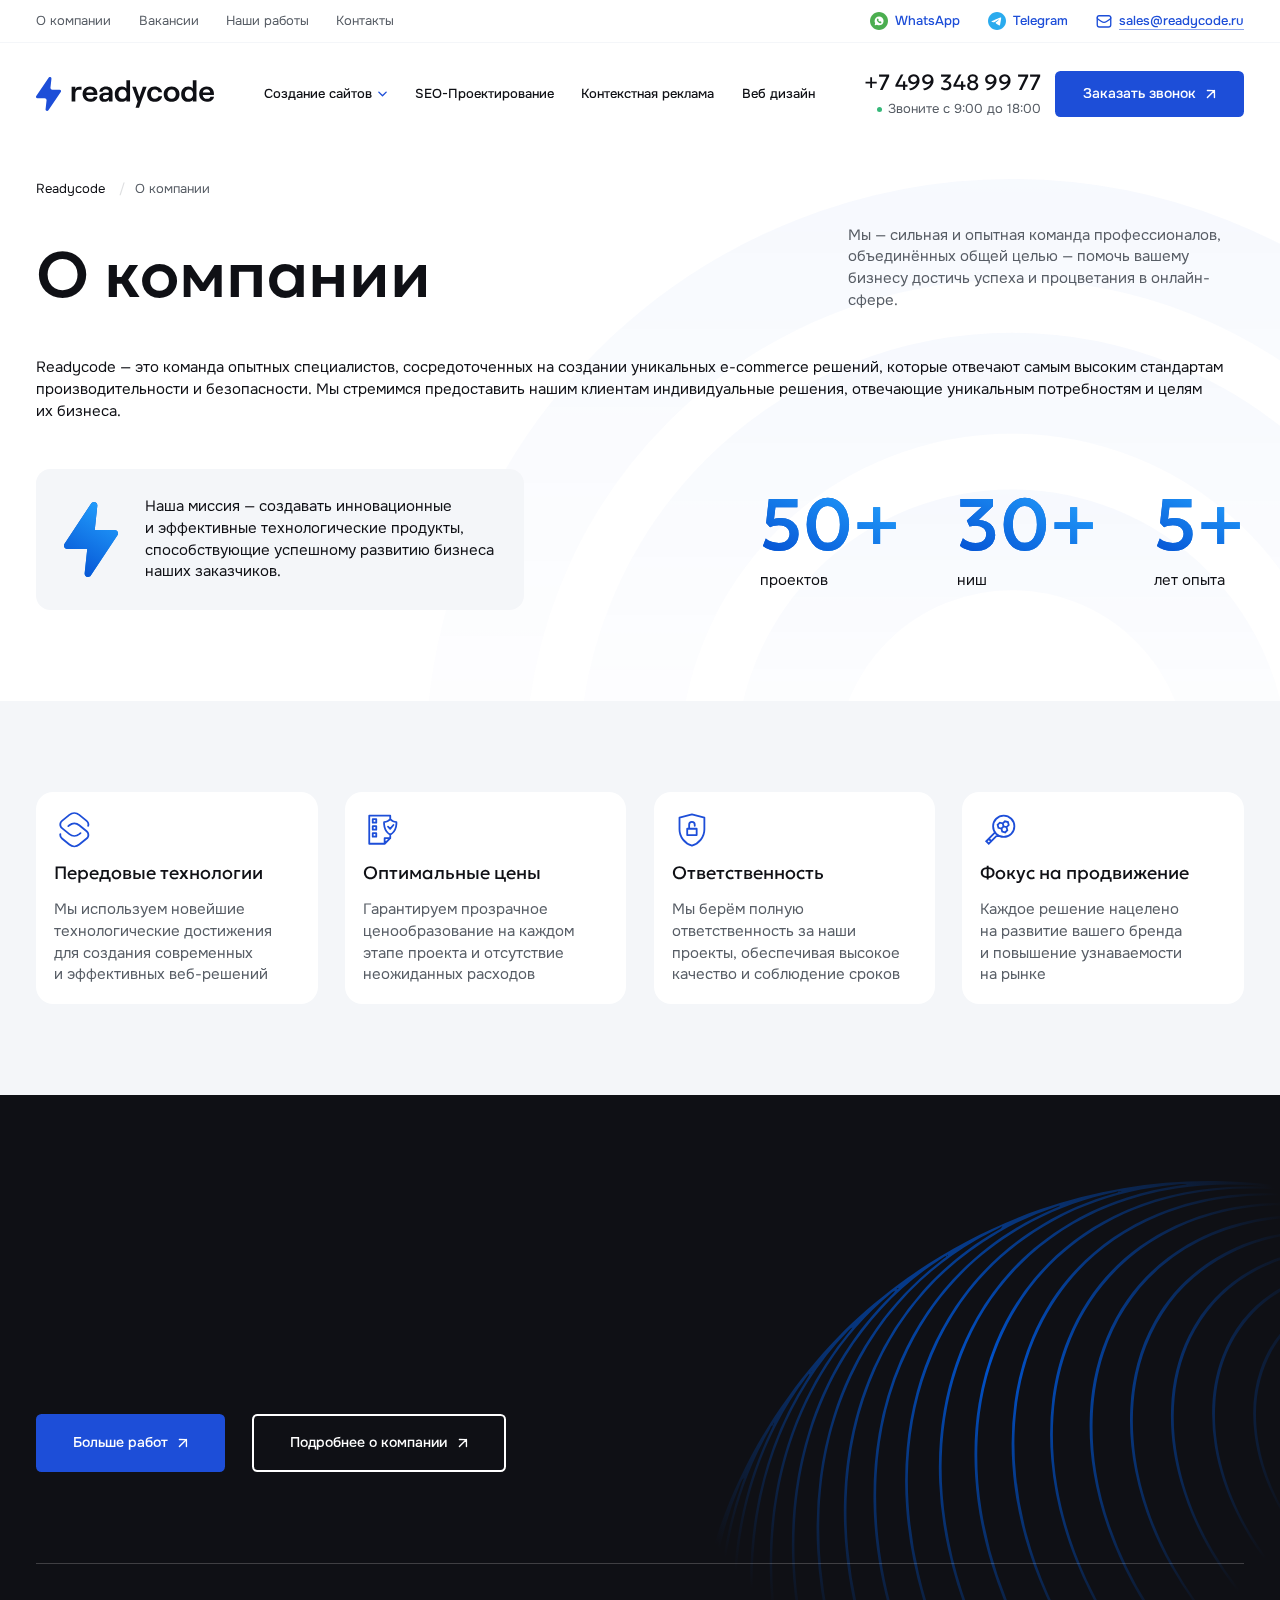
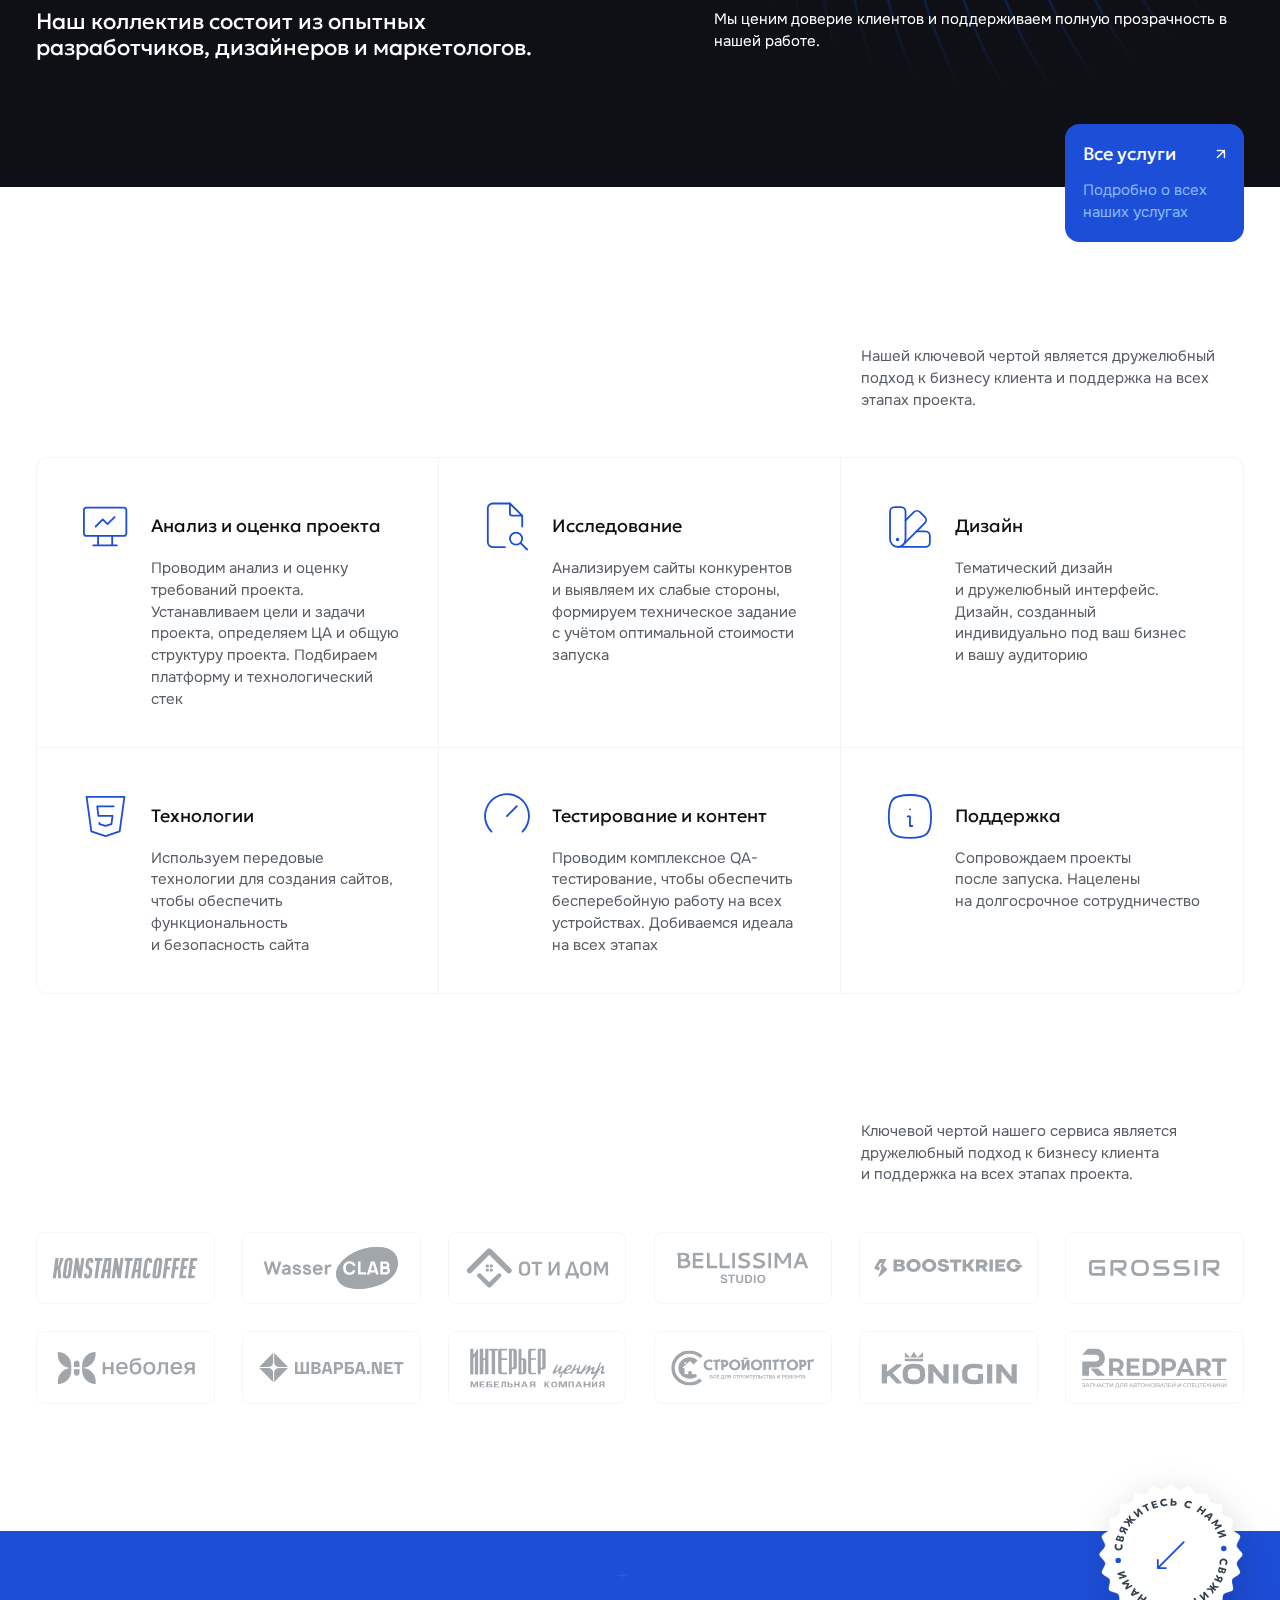
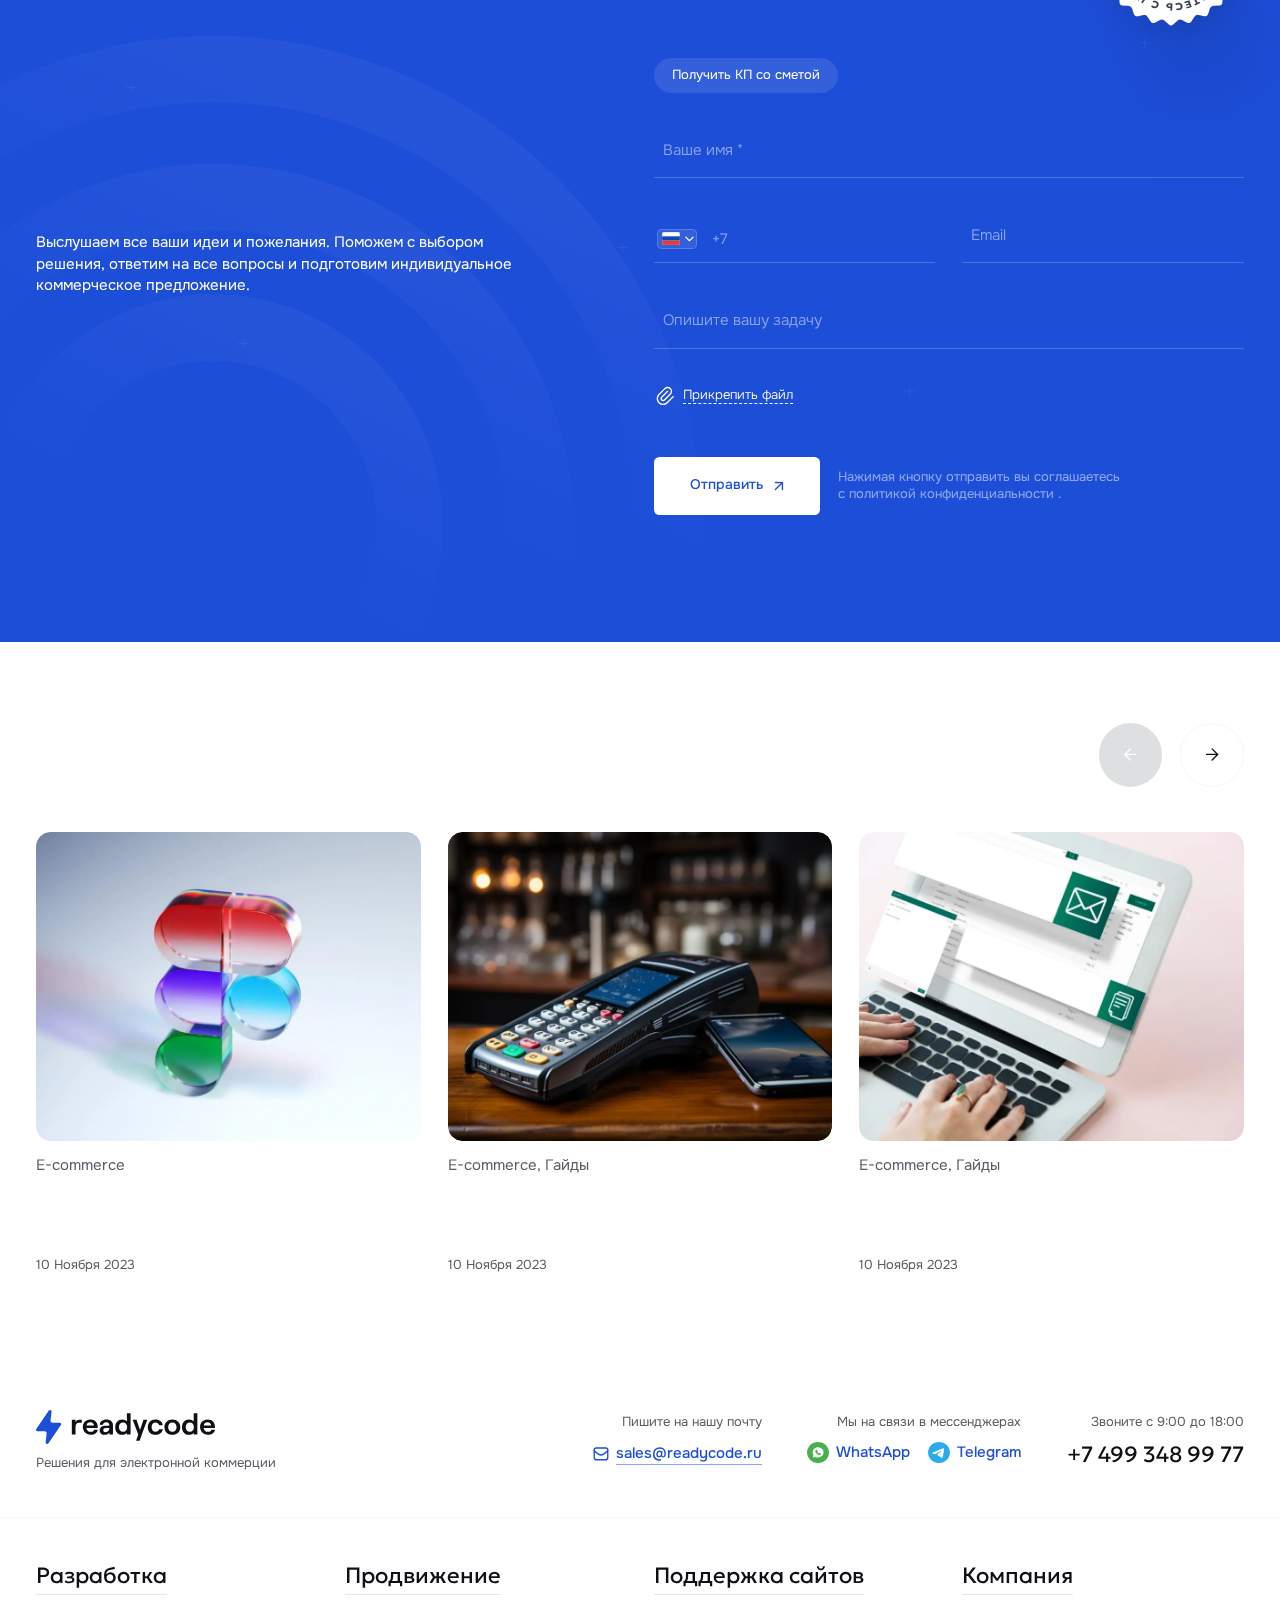
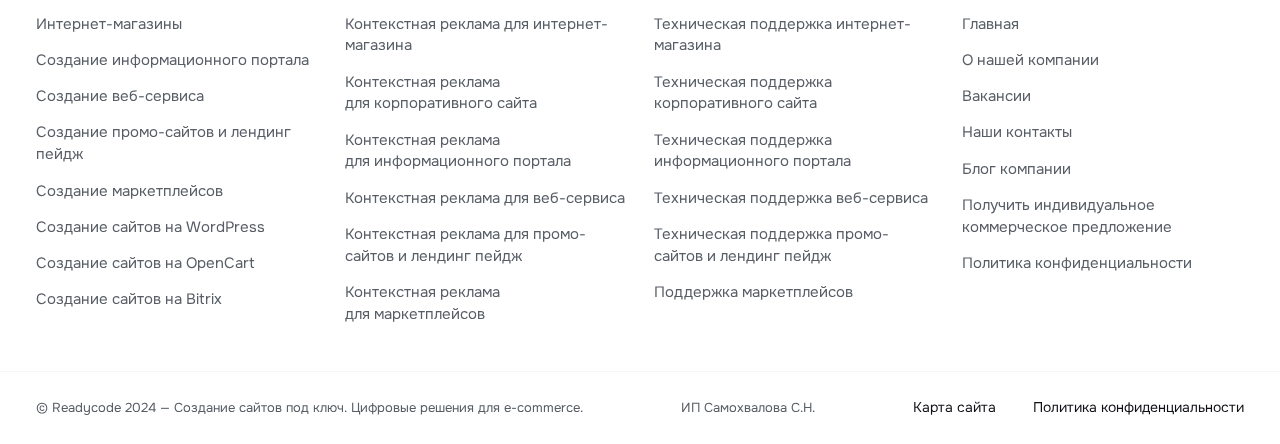
<file: about.html>
<!DOCTYPE html>
<html lang="ru">

<head>
    <meta charset="UTF-8">
    <meta name="viewport" content="width=device-width, initial-scale=1.0">
    <meta name="description" content="">
    <meta name="keywords" content="">
    <link rel="preload" as="font" href="fonts/Geologica-Regular.woff2">
    <link rel="preload" as="font" href="fonts/Geologica-Medium.woff2">
    <link rel="preload" as="font" href="fonts/Onest-Light.woff2">
    <link rel="preload" as="font" href="fonts/Onest-Regular.woff2">
    <link rel="preload" as="font" href="fonts/Onest-Medium.woff2">
    <link rel="preload" as="font" href="fonts/Onest-Bold.woff2">
    <link rel="preload" as="font" href="fonts/Onest-ExtraBold.woff2">
    <link rel="stylesheet" href="css/libs.min.css">
    <link rel="stylesheet" href="css/style.min.css">
    <title>О компании</title>
</head>
<style>

</style>


<body class="m-page">
    <div class="wrapper" id="butter">
        <header class="header">
            <div class="header-top">
                <div class="container">
                    <div class="header-top__inner">
                        <nav class="nav">
                            <ul>
                                <li class="menu-item"><a href="">О компании</a></li>
                                <li class="menu-item"><a href="">Вакансии</a></li>
                                <li class="menu-item"><a href="">Наши работы</a></li>
                                <li class="menu-item"><a href="">Контакты</a></li>
                            </ul>
                        </nav>
                        <div class="header-contacts">
                            <div class="socials">
                                <a href="" class="socials__item">
                                    <img src="img/WhatsApp.svg" alt="WhatsApp">
                                    <span class="comm">WhatsApp</span>
                                </a>
                                <a href="" class="socials__item">
                                    <img src="img/Telegram.svg" alt="Telegram">
                                    <span class="comm">Telegram</span>
                                </a>
                            </div>
                            <a href="mailto:sales@readycode.ru" class="header-contacts__email m-link">
                                <img src="img/mail.svg" alt="Mail">
                                <span class="comm">sales@readycode.ru</span>
                            </a>
                            <a href="tel:+74993489977" class="header-contacts__phone">
                                <img src="img/phone.svg" alt="Phone">
                            </a>
                        </div>
                    </div>
                </div>
            </div>

            <div class="header-bottom">
                <div class="container">
                    <div class="header-bottom__inner">
                        <a href="" class="header__logo">
                            <img src="img/logo.svg" alt="Логотип">
                        </a>

                        <nav class="nav2">
                            <ul>
                                <li class="menu-item menu-item-has-children">
                                    <a href="">Создание сайтов</a>
                                    <ul>
                                        <li><a href="">Разработка интернет-магазина</a></li>
                                        <li><a href="">Разработка корпоративных сайтов</a></li>
                                        <li><a href="">Разработка Landing Page</a></li>
                                        <li><a href="">Разработка веб-сервисов</a></li>
                                        <li><a href="">Разработка информационных порталов</a></li>
                                    </ul>
                                </li>
                                <li class="menu-item"><a href="">SEO-Проектирование</a></li>
                                <li class="menu-item"><a href="">Контекстная реклама</a></li>
                                <li class="menu-item"><a href="">Веб дизайн</a></li>
                            </ul>
                        </nav>

                        <div class="header-action">
                            <div class="header-contacts2">
                                <div class="h5">
                                    <a href="">+7 499 348 99 77</a>
                                </div>
                                <div class="header-contacts2__time">
                                    <div class="comm gray-text">
                                        Звоните с 9:00 до 18:00
                                    </div>
                                </div>
                            </div>

                            <button class="header-action__btn m-btn _small m-btn-blue">
                                <span>Заказать звонок</span>
                                <img src="img/arrow-white.svg" alt="">
                                <span class="_animate-span"></span>
                            </button>
                            <button class="burger _toggle-menu">
                                <img class="_view1" src="img/burger.svg" alt="">
                                <img class="_view2" src="img/burger2.svg" alt="">
                            </button>
                        </div>
                    </div>
                </div>
            </div>


            <div class="menu">
                <div class="menu__bg _toggle-menu"></div>
                <div class="menu__dialog">
                    <div class="menu__top">
                        <a href="" class="header__logo">
                            <img src="img/logo.svg" alt="Логотип">
                        </a>
                        <button class="menu__close _toggle-menu">
                            <img src="img/close3.svg" alt="Закрыть">
                        </button>
                    </div>

                    <div class="menu__scroll">
                        <div class="menu-nav">
                            <div class="menu-nav__item">
                                <img src="img/menu-icon.svg" class="menu-nav__icon" alt="">
                                <div class="menu-nav__content">
                                    <a href="" class="menu-nav__title">Создание сайтов</a>
                                    <ul class="menu-nav__list">
                                        <li><a href="">Разработка интернет-магазина</a></li>
                                        <li><a href="">Разработка корпоративных сайтов</a></li>
                                        <li><a href="">Разработка промо-страниц</a></li>
                                    </ul>
                                </div>
                            </div>
                            <div class="menu-nav__item">
                                <img src="img/menu-icon2.svg" class="menu-nav__icon" alt="">
                                <div class="menu-nav__content">
                                    <a href="" class="menu-nav__title">SEO-Продвижение</a>
                                </div>
                            </div>
                            <div class="menu-nav__item">
                                <img src="img/menu-icon3.svg" class="menu-nav__icon" alt="">
                                <div class="menu-nav__content">
                                    <a href="" class="menu-nav__title">Контекстная реклама</a>
                                </div>
                            </div>
                            <div class="menu-nav__item">
                                <img src="img/menu-icon4.svg" class="menu-nav__icon" alt="">
                                <div class="menu-nav__content">
                                    <a href="" class="menu-nav__title">Поддержка сайта</a>
                                </div>
                            </div>
                            <div class="menu-nav__item">
                                <img src="img/menu-icon5.svg" class="menu-nav__icon" alt="">
                                <div class="menu-nav__content">
                                    <a href="" class="menu-nav__title">Веб дизайн</a>
                                </div>
                            </div>
                            <div class="menu-nav__item">
                                <img src="img/menu-icon6.svg" class="menu-nav__icon" alt="">
                                <div class="menu-nav__content">
                                    <a href="" class="menu-nav__title">Наши работы</a>
                                </div>
                            </div>
                        </div>

                        <nav class="menu-nav2">
                            <ul>
                                <li class="menu-item"><a href="">О компании</a></li>
                                <li class="menu-item"><a href="">Вакансии</a></li>
                                <li class="menu-item"><a href="">Контакты</a></li>
                            </ul>
                        </nav>
                    </div>

                    <div class="menu__bottom">
                        <div class="menu-contacts">
                            <div class="comm gray-text">
                                Звоните с 9:00 до 18:00
                            </div>
                            <div class="h5">
                                <a href="">+7 499 348 99 77</a>
                            </div>
                        </div>
                        <div class="menu-contacts2">
                            <div class="socials">
                                <a href="" class="socials__item">
                                    <img src="img/WhatsApp.svg" alt="WhatsApp">
                                    <span class="p">WhatsApp</span>
                                </a>
                                <a href="" class="socials__item">
                                    <img src="img/Telegram.svg" alt="WhatsApp">
                                    <span class="p">Telegram</span>
                                </a>
                            </div>

                            <a href="mailto:sales@readycode.ru" class="menu-contacts2__email m-link">
                                <span class="p">sales@readycode.ru</span>
                            </a>
                        </div>
                    </div>
                </div>
            </div>

        </header>
        <main class="content">

            <div class="breadcrumbs">
                <div class="container">
                    <div class="breadcrumbs__items">
                        <a href="" class="breadcrumbs__item"><span>Readycode</span></a>
                        <div class="breadcrumbs__item"><span>О компании</span></div>
                    </div>
                </div>
            </div>

            <div class="about page-block page-bg">
                <div class="container">
                    <div class="info-block">
                        <h1 class="h1 m-title">
                            <span class='heading-line'>
                                <span class='heading-line__inner'>
                                    О компании
                                </span>
                            </span>
                        </h1>
                        <div class="p gray-text">
                            Мы — сильная и опытная команда профессионалов, объединённых общей целью — помочь вашему бизнесу достичь успеха и процветания в онлайн-сфере.
                        </div>
                    </div>
                    <div class="about__desc">
                        <div class="p">
                            Readycode — это команда опытных специалистов, сосредоточенных на создании уникальных e-commerce решений, которые отвечают самым высоким стандартам производительности и безопасности. Мы стремимся предоставить нашим клиентам индивидуальные решения, отвечающие уникальным потребностям и целям их бизнеса.
                        </div>
                    </div>
                    <div class="about__grid">
                        <div class="about__info">
                            <img src="img/flash3.svg" alt="">
                            <div class="p">
                                Наша миссия — создавать инновационные и эффективные технологические продукты, способствующие успешному развитию бизнеса наших заказчиков.
                            </div>
                        </div>
                        <div class="nums">
                            <div class="num-item">
                                <div class="num-item__title">50+</div>
                                <div class="num-item__desc p">проектов</div>
                            </div>
                            <div class="num-item">
                                <div class="num-item__title">30+</div>
                                <div class="num-item__desc p">ниш</div>
                            </div>
                            <div class="num-item">
                                <div class="num-item__title">5+</div>
                                <div class="num-item__desc p">лет опыта</div>
                            </div>
                        </div>
                    </div>
                </div>
            </div>

            <div class="advantages">
                <div class="container">
                    <div class="grid4 grid2-tablet grid-mob">
                        <div class="advantage-card">
                            <div class="advantage-card__top">
                                <div class="advantage-card__icon">
                                    <img src="img/advantage-icon.svg" alt="">
                                </div>
                                <div class="h6">
                                    Передовые технологии
                                </div>
                            </div>
                            <div class="p gray-text">
                                Мы используем новейшие технологические достижения для создания современных и эффективных веб-решений
                            </div>
                        </div>

                        <div class="advantage-card">
                            <div class="advantage-card__top">
                                <div class="advantage-card__icon">
                                    <img src="img/advantage-icon2.svg" alt="">
                                </div>
                                <div class="h6">
                                    Оптимальные цены
                                </div>
                            </div>
                            <div class="p gray-text">
                                Гарантируем прозрачное ценообразование на каждом этапе проекта и отсутствие неожиданных расходов
                            </div>
                        </div>

                        <div class="advantage-card">
                            <div class="advantage-card__top">
                                <div class="advantage-card__icon">
                                    <img src="img/advantage-icon3.svg" alt="">
                                </div>
                                <div class="h6">
                                    Ответственность
                                </div>
                            </div>
                            <div class="p gray-text">
                                Мы берём полную ответственность за наши проекты, обеспечивая высокое качество и соблюдение сроков
                            </div>
                        </div>

                        <div class="advantage-card">
                            <div class="advantage-card__top">
                                <div class="advantage-card__icon">
                                    <img src="img/advantage-icon4.svg" alt="">
                                </div>
                                <div class="h6">
                                    Фокус на продвижение
                                </div>
                            </div>
                            <div class="p gray-text">
                                Каждое решение нацелено на развитие вашего бренда и повышение узнаваемости на рынке
                            </div>
                        </div>

                    </div>
                </div>

            </div>

            <div class="who parallax-container">
                <div class="container">
                    <div class="who__inner">
                        <div class="who__top">
                            <div class="h2 m-title">
                                <span class='heading-line'>
                    <span class='heading-line__inner'>
                        Мы веб-студия, специализирующееся
                    </span>
                                </span>
                                <span class='heading-line'>
                    <span class='heading-line__inner'>
                        на разработке <span>оптимальных</span> и <span>надёжных</span>
                                </span>
                                </span>
                                <span class='heading-line'>
                    <span class='heading-line__inner'>
                        решений для ваших бизнес задач
                    </span>
                                </span>
                            </div>
                            <div class="who__nav">
                                <a href="" class="m-btn m-btn-blue _black">
                                    <span>Больше работ</span>
                                    <svg width="11" height="11" viewBox="0 0 11 11" fill="none" xmlns="http://www.w3.org/2000/svg">
                                        <path d="M9.25231 1.74805L1.55396 9.44639" stroke="white" stroke-width="1.5" stroke-linecap="round" stroke-linejoin="round" />
                                        <path d="M1.53931 1.69238L9.25223 1.74676L9.30772 9.46079" stroke="white" stroke-width="1.5" stroke-linecap="round" stroke-linejoin="round" />
                                    </svg>
                                    <span class="_animate-span"></span>
                                </a>
                                <a href="" class="m-btn m-btn-white-outline">
                                    <span>Подробнее о компании</span>
                                    <img src="img/arrow-white.svg" alt="">
                                    <span class="_animate-span"></span>
                                </a>
                            </div>
                        </div>
                        <div class="who__bottom">
                            <div class="h5">
                                Наш коллектив состоит из опытных разработчиков, дизайнеров и маркетологов.
                            </div>
                            <div class="p">
                                Мы ценим доверие клиентов и поддерживаем полную прозрачность в нашей работе.
                            </div>
                        </div>

                        <a href="" class="who__link m-btn-blue">
                            <div class="who__link-top">
                                <span class="h6">Все услуги</span>
                                <img src="img/arrow-white.svg" alt="">
                            </div>
                            <span class="who__link-text p">
                Подробно о всех наших услугах
            </span>
                        </a>
                    </div>
                </div>
                <div class="who__img parallax-item"></div>

            </div>

            <div class="proper">
                <div class="container">
                    <div class="proper__top info-block">
                        <div class="h2 m-title">
                            <span class='heading-line'><span class='heading-line__inner'><span>Сайты для бизнеса</span></span></span>
                            <span class='heading-line'><span class='heading-line__inner'>с правильным подходом</span></span>
                        </div>
                        <div class="p gray-text">
                            Нашей ключевой чертой является дружелюбный подход к бизнесу клиента и поддержка на всех этапах проекта.
                        </div>
                    </div>
                    <div class="proper__grid">
                        <div class="proper-card">
                            <div class="proper-card__top">
                                <div class="proper-card__icon">
                                    <img src="img/proper-icon.svg" alt="">
                                </div>
                                <div class="h6">
                                    Анализ и оценка проекта
                                </div>
                            </div>
                            <div class="p gray-text">
                                Проводим анализ и оценку требований проекта. Устанавливаем цели и задачи проекта, определяем ЦА и общую структуру проекта. Подбираем платформу и технологический стек
                            </div>
                        </div>

                        <div class="proper-card">
                            <div class="proper-card__top">
                                <div class="proper-card__icon">
                                    <img src="img/proper-icon3.svg" alt="">
                                </div>
                                <div class="h6">
                                    Исследование
                                </div>
                            </div>
                            <div class="p gray-text">
                                Анализируем сайты конкурентов и выявляем их слабые стороны, формируем техническое задание с учётом оптимальной стоимости запуска
                            </div>
                        </div>

                        <div class="proper-card">
                            <div class="proper-card__top">
                                <div class="proper-card__icon">
                                    <img src="img/proper-icon2.svg" alt="">
                                </div>
                                <div class="h6">
                                    Дизайн
                                </div>
                            </div>
                            <div class="p gray-text">
                                Тематический дизайн и дружелюбный интерфейс. Дизайн, созданный индивидуально под ваш бизнес и вашу аудиторию
                            </div>
                        </div>

                        <div class="proper-card">
                            <div class="proper-card__top">
                                <div class="proper-card__icon">
                                    <img src="img/proper-icon4.svg" alt="">
                                </div>
                                <div class="h6">
                                    Технологии
                                </div>
                            </div>
                            <div class="p gray-text">
                                Используем передовые технологии для создания сайтов, чтобы обеспечить функциональность и безопасность сайта
                            </div>
                        </div>

                        <div class="proper-card">
                            <div class="proper-card__top">
                                <div class="proper-card__icon">
                                    <img src="img/proper-icon5.svg" alt="">
                                </div>
                                <div class="h6">
                                    Тестирование и контент
                                </div>
                            </div>
                            <div class="p gray-text">
                                Проводим комплексное QA-тестирование, чтобы обеспечить бесперебойную работу на всех устройствах. Добиваемся идеала на всех этапах
                            </div>
                        </div>

                        <div class="proper-card">
                            <div class="proper-card__top">
                                <div class="proper-card__icon">
                                    <img src="img/proper-icon6.svg" alt="">
                                </div>
                                <div class="h6">
                                    Поддержка
                                </div>
                            </div>
                            <div class="p gray-text">
                                Сопровождаем проекты после запуска. Нацелены на долгосрочное сотрудничество
                            </div>
                        </div>

                    </div>
                </div>

            </div>

            <div class="clients">
                <div class="container">
                    <div class="info-block">
                        <div class="h2 m-title">
                            <span class='heading-line'>
                                <span class='heading-line__inner'>
                                    Наши <span>клиенты</span>
                            </span>
                            </span>
                        </div>
                        <div class="p gray-text">
                            Ключевой чертой нашего сервиса является дружелюбный подход к бизнесу клиента и поддержка на всех этапах проекта.
                        </div>
                    </div>
                    <div class="clients__grid">
                        <div class="client-card">
                            <img src="img/client.svg" alt="">
                        </div>

                        <div class="client-card">
                            <img src="img/client2.svg" alt="">
                        </div>

                        <div class="client-card">
                            <img src="img/client3.svg" alt="">
                        </div>

                        <div class="client-card">
                            <img src="img/client4.svg" alt="">
                        </div>

                        <div class="client-card">
                            <img src="img/client5.svg" alt="">
                        </div>

                        <div class="client-card">
                            <img src="img/client6.svg" alt="">
                        </div>

                        <div class="client-card">
                            <img src="img/client7.svg" alt="">
                        </div>

                        <div class="client-card">
                            <img src="img/client8.svg" alt="">
                        </div>

                        <div class="client-card">
                            <img src="img/client9.svg" alt="">
                        </div>

                        <div class="client-card">
                            <img src="img/client10.svg" alt="">
                        </div>

                        <div class="client-card">
                            <img src="img/client11.svg" alt="">
                        </div>

                        <div class="client-card">
                            <img src="img/client12.svg" alt="">
                        </div>

                    </div>
                </div>
            </div>

            <div class="contacts parallax-container">
                <div class="container">
                    <div class="contacts__grid grid2 grid2-tablet">
                        <div class="contacts__col">
                            <div class="contacts__info">
                                <div class="h2 m-title">
                                    <span class='heading-line'><span class='heading-line__inner'>Готовы к сотрудничеству</span></span>
                                    <span class='heading-line'><span class='heading-line__inner'>и совместному созданию</span></span>
                                    <span class='heading-line'><span class='heading-line__inner'>успешных проектов</span></span>
                                </div>
                                <div class="contacts__desc">
                                    <div class="p">
                                        Выслушаем все ваши идеи и пожелания. Поможем с выбором решения, ответим на все вопросы и подготовим индивидуальное коммерческое предложение.
                                    </div>
                                </div>
                            </div>
                        </div>
                        <div class="contacts__col">
                            <div class="m-badge">
                                <span class="comm">Получить КП со сметой</span>
                            </div>
                            <form action="" class="contacts-form grid2">
                                <fieldset class="fg fg-white _full">
                                    <input type="text">
                                    <label>Ваше имя *</label>
                                </fieldset>
                                <div class="phone-field ">
                                    <fieldset class="fg fg-white">
                                        <input type="tel">
                                    </fieldset>
                                    <div class="phone-field__toggle">
                                        <img src="img/rus.svg" alt="" class="phone-field__flag">
                                        <svg class="phone-field__arrow" width="12" height="12" viewBox="0 0 12 12" fill="none" xmlns="http://www.w3.org/2000/svg">
                                            <path d="M2 4.5L6 8.5L10 4.5" stroke="white" stroke-width="1.3" stroke-linecap="round" stroke-linejoin="round" />
                                        </svg>
                                    </div>
                                    <div class="phone-field__dropdown">
                                        <div class="phone-field__items">
                                            <div class="phone-country _active" data-mask="+7 ddd ddd-dddd" data-mask-placeholder="+7">
                                                <img src="img/rus.svg" alt="" class="phone-field__flag">
                                                <span class="phone-field__code">
        +7
    </span>
                                                <span class="phone-field__country">
        Россия
    </span>
                                            </div>

                                            <div class="phone-country " data-mask="+420 ddd ddd ddd" data-mask-placeholder="+420">
                                                <img src="img/czech.svg" alt="" class="phone-field__flag">
                                                <span class="phone-field__code">
        +420
    </span>
                                                <span class="phone-field__country">
        Czech
    </span>
                                            </div>

                                            <div class="phone-country " data-mask="+971 ddd ddd-dddd" data-mask-placeholder="+971">
                                                <img src="img/UAE.svg" alt="" class="phone-field__flag">
                                                <span class="phone-field__code">
        +971
    </span>
                                                <span class="phone-field__country">
        UAE
    </span>
                                            </div>

                                            <div class="phone-country " data-mask="+43 dddd dddddd" data-mask-placeholder="+43">
                                                <img src="img/Austria.svg" alt="" class="phone-field__flag">
                                                <span class="phone-field__code">
        +43
    </span>
                                                <span class="phone-field__country">
        Austria
    </span>
                                            </div>

                                            <div class="phone-country " data-mask="+32 dddd dd dd dd" data-mask-placeholder="+32">
                                                <img src="img/Belgium.svg" alt="" class="phone-field__flag">
                                                <span class="phone-field__code">
        +32
    </span>
                                                <span class="phone-field__country">
        Belgium
    </span>
                                            </div>

                                            <div class="phone-country " data-mask="+36 dd ddd dddd" data-mask-placeholder="+36">
                                                <img src="img/Hungary.svg" alt="" class="phone-field__flag">
                                                <span class="phone-field__code">
        +36
    </span>
                                                <span class="phone-field__country">
        Hungary
    </span>
                                            </div>

                                        </div>
                                    </div>
                                </div>

                                <fieldset class="fg fg-white">
                                    <input type="text">
                                    <label>Email</label>
                                </fieldset>
                                <fieldset class="fg fg-white _full">
                                    <input type="text">
                                    <label>Опишите вашу задачу</label>
                                </fieldset>

                                <div class="contacts-form__files _full">
                                    <div class="file-input _white">
                                        <div class="file-input__wrap">
                                            <div class="custom-file-container" data-upload-id="file-input"></div>
                                            <div class="file-input__inner">
                                                <div class="file-input__btn">
                                                    <svg width="24" height="24" viewBox="0 0 24 24" fill="none" xmlns="http://www.w3.org/2000/svg">
                                                        <path d="M14.9999 6.99996L8.49995 13.5C8.10212 13.8978 7.87863 14.4374 7.87863 15C7.87863 15.5626 8.10212 16.1021 8.49995 16.5C8.89777 16.8978 9.43734 17.1213 9.99995 17.1213C10.5626 17.1213 11.1021 16.8978 11.4999 16.5L17.9999 9.99996C18.7956 9.20432 19.2426 8.12518 19.2426 6.99996C19.2426 5.87475 18.7956 4.79561 17.9999 3.99996C17.2043 3.20432 16.1252 2.75732 14.9999 2.75732C13.8747 2.75732 12.7956 3.20432 11.9999 3.99996L5.49995 10.5C4.30647 11.6934 3.63599 13.3121 3.63599 15C3.63599 16.6878 4.30647 18.3065 5.49995 19.5C6.69342 20.6934 8.31212 21.3639 9.99995 21.3639C11.6878 21.3639 13.3065 20.6934 14.4999 19.5L20.9999 13" stroke="#0F1015" stroke-width="1.5" stroke-linecap="round" stroke-linejoin="round" />
                                                    </svg>
                                                </div>
                                                <div class="file-input__title">
                                                    Прикрепить файл
                                                </div>
                                            </div>
                                        </div>
                                    </div>

                                </div>

                                <div class="contacts-form__bottom _full">
                                    <button class="contacts-form__btn m-btn m-btn-white">
                                        <span>Отправить</span>
                                        <svg width="11" height="11" viewBox="0 0 11 11" fill="none" xmlns="http://www.w3.org/2000/svg">
                                            <path d="M9.25231 1.7478L1.55396 9.44615" stroke="#1D4ED8" stroke-width="1.5" stroke-linecap="round" stroke-linejoin="round"></path>
                                            <path d="M1.53931 1.69238L9.25223 1.74676L9.30772 9.46079" stroke="#1D4ED8" stroke-width="1.5" stroke-linecap="round" stroke-linejoin="round"></path>
                                        </svg>
                                        <span class="_animate-span"></span>
                                    </button>
                                    <div class="contacts-form__hint">
                                        <div class="comm">
                                            Нажимая кнопку отправить вы соглашаетесь с <a href="" class="white-link">политикой конфиденциальности</a> .
                                        </div>
                                    </div>
                                </div>
                            </form>
                        </div>
                        <div class="contacts__hint">
                            <img src="img/hint.svg" alt="" class="contacts__hint-img">
                            <img src="img/arrow2.svg" alt="" class="contacts__hint-arrow">
                        </div>
                    </div>
                </div>
                <div class="contacts__bg parallax-item"></div>

            </div>

            <div class="blog">
                <div class="container">
                    <div class="blog__top">
                        <div class="h2 m-title">
                            <span class='heading-line'><span class='heading-line__inner'>Пишем о <span>e-commerce</span> и не только</span></span>
                        </div>
                    </div>

                    <div class="blog-slider slider _float-nav">
                        <div class="slider__wrap">
                            <div class="swiper-container">
                                <div class="swiper-wrapper">
                                    <div class="swiper-slide">
                                        <div class="blog-card">
                                            <a href="" class="blog-card__img _scale-img">
                                                <img src="img/blog5.webp" alt="">
                                            </a>
                                            <div class="blog-card__content">
                                                <div class="p gray-text">
                                                    E-commerce
                                                </div>
                                                <div class="h5 m-title">
                                                    <span class='heading-line'>
                <span class='heading-line__inner'>
                    <a href="">ТОП-10 российских и зарубежных программ для email-рассылки</a>
                </span>
                                                    </span>
                                                </div>
                                                <div class="comm gray-text">
                                                    10 Ноября 2023
                                                </div>
                                            </div>
                                        </div>

                                    </div>
                                    <div class="swiper-slide">
                                        <div class="blog-card">
                                            <a href="" class="blog-card__img _scale-img">
                                                <img src="img/blog.webp" alt="">
                                            </a>
                                            <div class="blog-card__content">
                                                <div class="p gray-text">
                                                    E-commerce, Гайды
                                                </div>
                                                <div class="h5 m-title">
                                                    <span class='heading-line'>
                <span class='heading-line__inner'>
                    <a href="">Как подключить и принимать оплату через POS-терминал</a>
                </span>
                                                    </span>
                                                </div>
                                                <div class="comm gray-text">
                                                    10 Ноября 2023
                                                </div>
                                            </div>
                                        </div>

                                    </div>
                                    <div class="swiper-slide">
                                        <div class="blog-card">
                                            <a href="" class="blog-card__img _scale-img">
                                                <img src="img/blog11.webp" alt="">
                                            </a>
                                            <div class="blog-card__content">
                                                <div class="p gray-text">
                                                    E-commerce, Гайды
                                                </div>
                                                <div class="h5 m-title">
                                                    <span class='heading-line'>
                <span class='heading-line__inner'>
                    <a href="">Как подключить и принимать оплату через POS-терминал</a>
                </span>
                                                    </span>
                                                </div>
                                                <div class="comm gray-text">
                                                    10 Ноября 2023
                                                </div>
                                            </div>
                                        </div>

                                    </div>
                                    <div class="swiper-slide">
                                        <div class="blog-card">
                                            <a href="" class="blog-card__img _scale-img">
                                                <img src="img/blog12.webp" alt="">
                                            </a>
                                            <div class="blog-card__content">
                                                <div class="p gray-text">
                                                    E-commerce
                                                </div>
                                                <div class="h5 m-title">
                                                    <span class='heading-line'>
                <span class='heading-line__inner'>
                    <a href="">ТОП-10 российских и зарубежных программ для email-рассылки</a>
                </span>
                                                    </span>
                                                </div>
                                                <div class="comm gray-text">
                                                    10 Ноября 2023
                                                </div>
                                            </div>
                                        </div>

                                    </div>
                                </div>
                            </div>
                        </div>
                        <div class="swiper-nav">
                            <div class="swiper-button swiper-button-prev m-btn">
                                <svg width="16" height="15" viewBox="0 0 16 15" fill="none" xmlns="http://www.w3.org/2000/svg">
                                    <path d="M2.10394 7.07135L14.2007 7.07134" stroke="#0F1015" stroke-width="1.5" stroke-linecap="round" stroke-linejoin="round" />
                                    <path d="M8.12024 0.967773L2.10312 7.07034L8.12024 13.1747" stroke="#0F1015" stroke-width="1.5" stroke-linecap="round" stroke-linejoin="round" />
                                </svg>
                                <span class="_animate-span"></span>
                            </div>
                            <div class="swiper-button swiper-button-next m-btn">
                                <svg width="16" height="15" viewBox="0 0 16 15" fill="none" xmlns="http://www.w3.org/2000/svg">
                                    <path d="M13.8961 7.07135L1.79927 7.07134" stroke="#0F1015" stroke-width="1.5" stroke-linecap="round" stroke-linejoin="round" />
                                    <path d="M7.87976 0.967773L13.8969 7.07034L7.87976 13.1747" stroke="#0F1015" stroke-width="1.5" stroke-linecap="round" stroke-linejoin="round" />
                                </svg>
                                <span class="_animate-span"></span>
                            </div>
                        </div>

                    </div>
                </div>

            </div>

        </main>
        <footer class="footer">
            <div class="footer-top">
                <div class="container">
                    <div class="footer-top__inner">
                        <div class="footer-info">
                            <a href="" class="footer-info__logo">
                                <img src="img/logo.svg" alt="">
                            </a>
                            <div class="comm gray-text">
                                Решения для электронной коммерции
                            </div>
                        </div>
                        <div class="footer-contacts">
                            <div class="footer-contacts__item">
                                <div class="comm gray-text">
                                    Пишите на нашу почту
                                </div>
                                <div class="footer-contacts__content">
                                    <a href="mailto:sales@readycode.ru" class="m-link">
                                        <img src="img/mail.svg" alt="Mail">
                                        <span class="p">sales@readycode.ru</span>
                                    </a>
                                </div>
                            </div>
                            <div class="footer-contacts__item _socials">
                                <div class="comm gray-text">
                                    Мы на связи в мессенджерах
                                </div>
                                <div class="footer-contacts__content">
                                    <div class="socials">
                                        <a href="" class="socials__item">
                                            <img src="img/WhatsApp.svg" alt="WhatsApp">
                                            <span class="p">WhatsApp</span>
                                        </a>
                                        <a href="" class="socials__item">
                                            <img src="img/Telegram.svg" alt="WhatsApp">
                                            <span class="p">Telegram</span>
                                        </a>
                                    </div>

                                </div>
                            </div>
                            <div class="footer-contacts__item _phone">
                                <div class="comm gray-text">
                                    Звоните с 9:00 до 18:00
                                </div>
                                <div class="footer-contacts__content">
                                    <div class="h5">
                                        <a class="footer-contacts__phone" href="">+7 499 348 99 77</a>
                                    </div>
                                </div>
                            </div>
                        </div>
                    </div>
                </div>
            </div>

            <div class="footer-middle">
                <div class="container">
                    <div class="footer-middle__inner grid4 grid2-tablet grid-mob">
                        <div class="footer-nav">
                            <div class="footer-nav__show">
                                <div class="footer-nav__title">
                                    <span class="h5">
                            Разработка
                        </span>
                                </div>
                                <button class="footer-nav__btn">
                                    <img src="img/arrow-bottom.svg" alt="">
                                </button>
                            </div>
                            <div class="footer-nav__hidden">
                                <div class="footer-nav__links">
                                    <a href="" class="footer-nav__link"><span>Интернет-магазины</span></a>
                                    <a href="" class="footer-nav__link"><span>Создание информационного портала</span></a>
                                    <a href="" class="footer-nav__link"><span>Создание веб-сервиса</span></a>
                                    <a href="" class="footer-nav__link"><span>Создание промо-сайтов и лендинг пейдж</span></a>
                                    <a href="" class="footer-nav__link"><span>Создание маркетплейсов</span></a>
                                    <a href="" class="footer-nav__link"><span>Создание сайтов на WordPress</span></a>
                                    <a href="" class="footer-nav__link"><span>Создание сайтов на OpenCart</span></a>
                                    <a href="" class="footer-nav__link"><span>Создание сайтов на Bitrix</span></a>
                                </div>
                            </div>
                        </div>
                        <div class="footer-nav">
                            <div class="footer-nav__show">
                                <div class="footer-nav__title">
                                    <span class="h5">
                            Продвижение
                        </span>
                                </div>
                                <button class="footer-nav__btn">
                                    <img src="img/arrow-bottom.svg" alt="">
                                </button>
                            </div>
                            <div class="footer-nav__hidden">
                                <div class="footer-nav__links">
                                    <a href="" class="footer-nav__link"><span>Контекстная реклама для интернет-магазина</span></a>
                                    <a href="" class="footer-nav__link"><span>Контекстная реклама для корпоративного сайта</span></a>
                                    <a href="" class="footer-nav__link"><span>Контекстная реклама для информационного портала</span></a>
                                    <a href="" class="footer-nav__link"><span>Контекстная реклама для веб-сервиса</span></a>
                                    <a href="" class="footer-nav__link"><span>Контекстная реклама для промо-сайтов и лендинг пейдж</span></a>
                                    <a href="" class="footer-nav__link"><span>Контекстная реклама для маркетплейсов</span></a>
                                </div>
                            </div>
                        </div>
                        <div class="footer-nav">
                            <div class="footer-nav__show">
                                <div class="footer-nav__title">
                                    <span class="h5">
                            Поддержка сайтов
                        </span>
                                </div>
                                <button class="footer-nav__btn">
                                    <img src="img/arrow-bottom.svg" alt="">
                                </button>
                            </div>
                            <div class="footer-nav__hidden">
                                <div class="footer-nav__links">
                                    <a href="" class="footer-nav__link"><span>Техническая поддержка интернет-магазина</span></a>
                                    <a href="" class="footer-nav__link"><span>Техническая поддержка корпоративного сайта</span></a>
                                    <a href="" class="footer-nav__link"><span>Техническая поддержка информационного портала</span></a>
                                    <a href="" class="footer-nav__link"><span>Техническая поддержка веб-сервиса</span></a>
                                    <a href="" class="footer-nav__link"><span>Техническая поддержка промо-сайтов и лендинг пейдж</span></a>
                                    <a href="" class="footer-nav__link"><span>Поддержка маркетплейсов</span></a>
                                </div>
                            </div>
                        </div>
                        <div class="footer-nav">
                            <div class="footer-nav__show">
                                <div class="footer-nav__title">
                                    <span class="h5">
                            Компания
                        </span>
                                </div>
                                <button class="footer-nav__btn">
                                    <img src="img/arrow-bottom.svg" alt="">
                                </button>
                            </div>
                            <div class="footer-nav__hidden">
                                <div class="footer-nav__links">
                                    <a href="" class="footer-nav__link"><span>Главная</span></a>
                                    <a href="" class="footer-nav__link"><span>О нашей компании</span></a>
                                    <a href="" class="footer-nav__link"><span>Вакансии</span></a>
                                    <a href="" class="footer-nav__link"><span>Наши контакты</span></a>
                                    <a href="" class="footer-nav__link"><span>Блог компании</span></a>
                                    <a href="" class="footer-nav__link"><span>Получить индивидуальное коммерческое предложение</span></a>
                                    <a href="" class="footer-nav__link"><span>Политика конфиденциальности</span></a>
                                </div>
                            </div>
                        </div>
                    </div>
                </div>
            </div>

            <div class="footer-bottom">
                <div class="container">
                    <div class="footer-bottom__inner">
                        <div class="footer-bottom__c">
                            <div class="comm gray-text">
                                © Readycode 2024 — Создание сайтов под ключ. Цифровые решения для e-commerce.
                            </div>
                        </div>
                        <div class="footer-bottom__owner">
                            <div class="comm gray-text">
                                ИП Самохвалова С.Н.
                            </div>
                        </div>
                        <div class="footer-bottom__links">
                            <a href="" class="footer-bottom__link"><span>Карта сайта</span></a>
                            <a href="" class="footer-bottom__link"><span>Политика конфиденциальности</span></a>
                        </div>
                    </div>
                </div>
            </div>

        </footer>
    </div>

    <script src="js/butter.js"></script>
    <script src="js/libs.min.js"></script>
    <script src="js/main.min.js"></script>

</body>

</html>
</file>
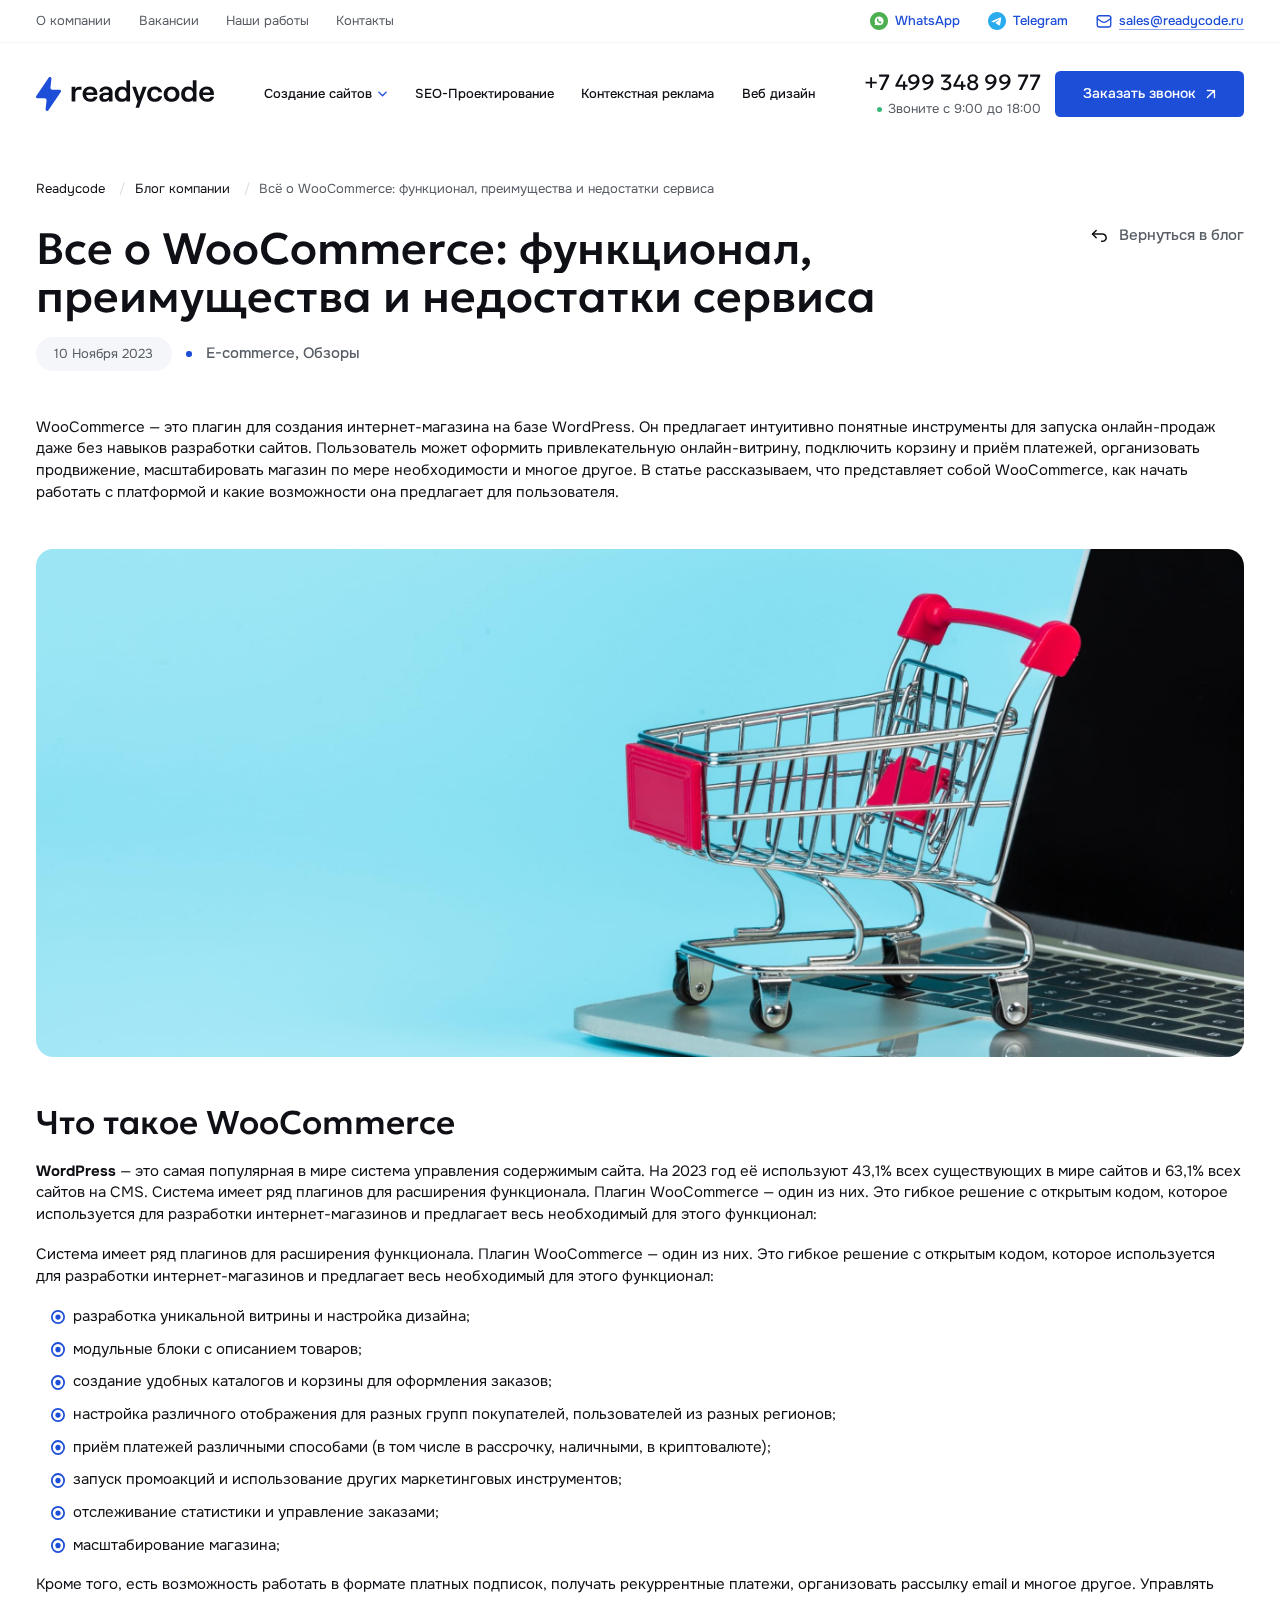
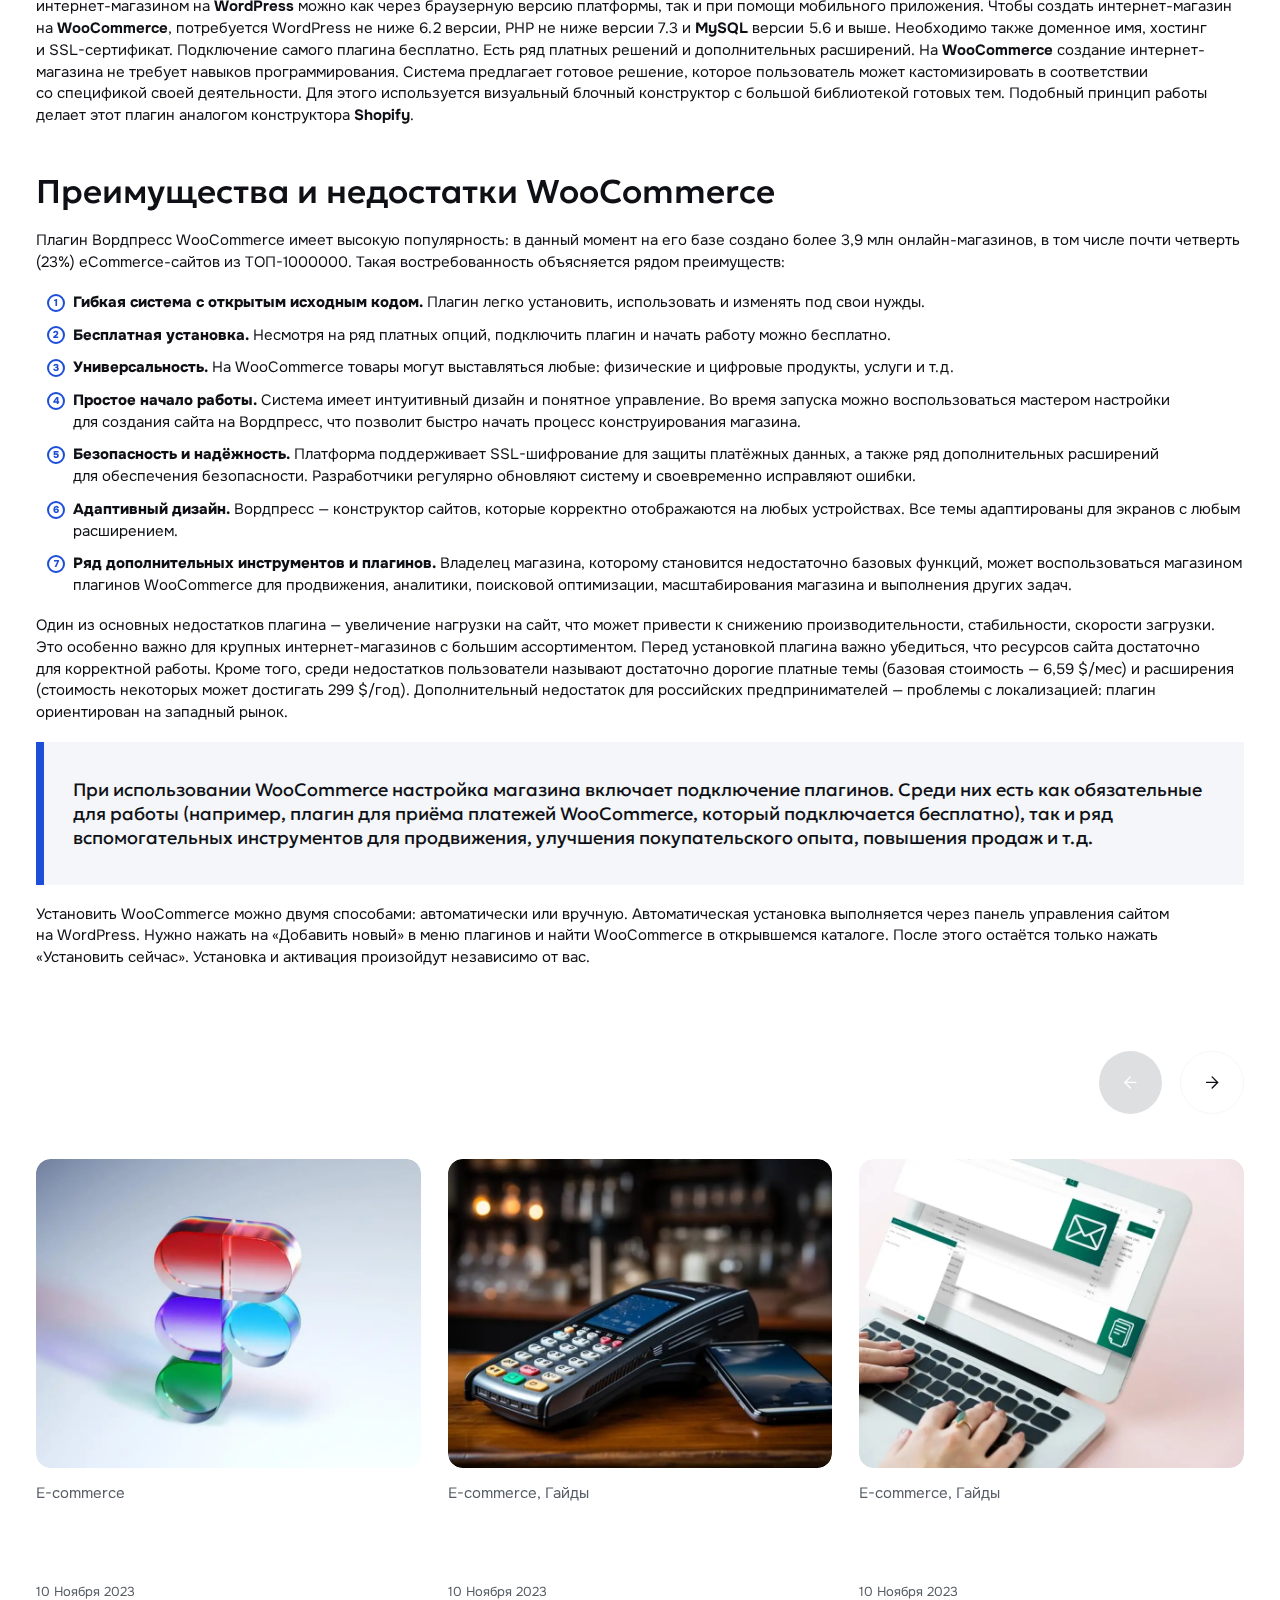
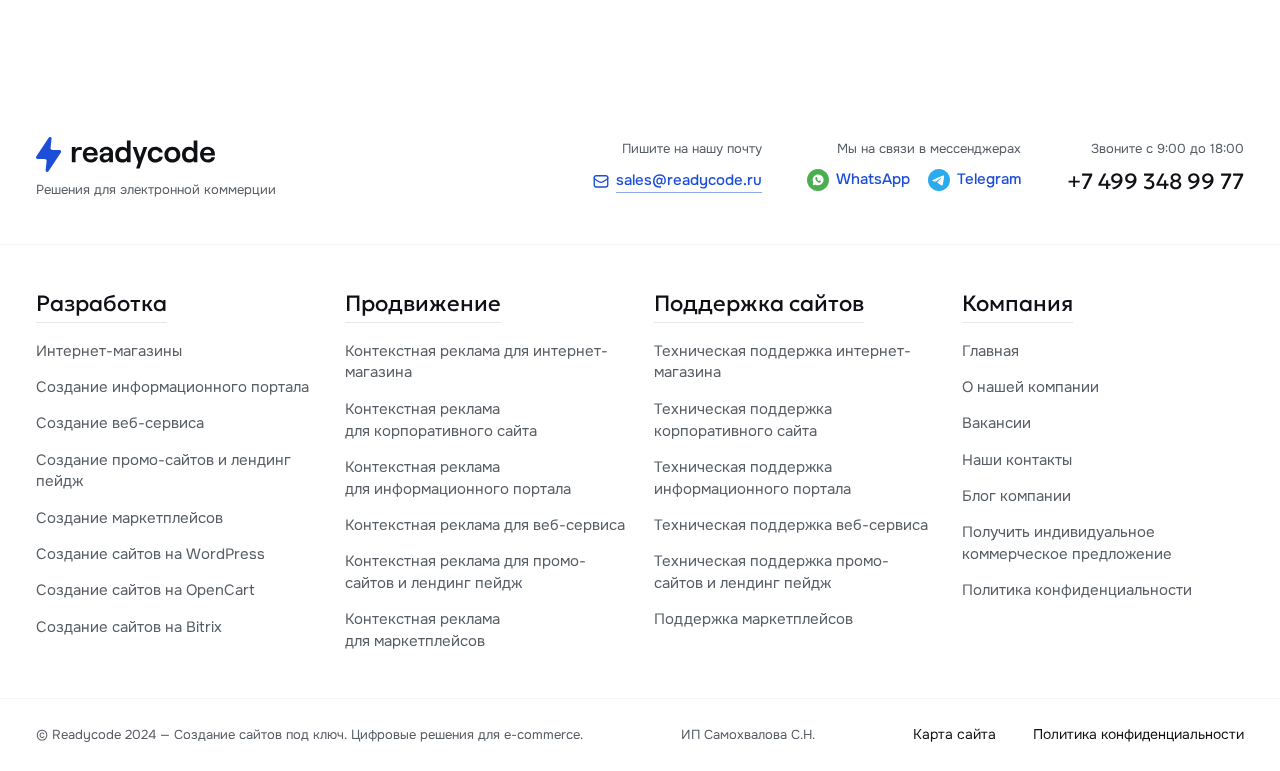
<file: blog-item.html>
<!DOCTYPE html>
<html lang="ru">

<head>
    <meta charset="UTF-8">
    <meta name="viewport" content="width=device-width, initial-scale=1.0">
    <meta name="description" content="">
    <meta name="keywords" content="">
    <link rel="preload" as="font" href="fonts/Geologica-Regular.woff2">
    <link rel="preload" as="font" href="fonts/Geologica-Medium.woff2">
    <link rel="preload" as="font" href="fonts/Onest-Light.woff2">
    <link rel="preload" as="font" href="fonts/Onest-Regular.woff2">
    <link rel="preload" as="font" href="fonts/Onest-Medium.woff2">
    <link rel="preload" as="font" href="fonts/Onest-Bold.woff2">
    <link rel="preload" as="font" href="fonts/Onest-ExtraBold.woff2">
    <link rel="stylesheet" href="css/libs.min.css">
    <link rel="stylesheet" href="css/style.min.css">
    <title>Блог компании</title>
</head>
<style>

</style>


<body class="m-page">
    <div class="wrapper" id="butter">
        <header class="header">
            <div class="header-top">
                <div class="container">
                    <div class="header-top__inner">
                        <nav class="nav">
                            <ul>
                                <li class="menu-item"><a href="">О компании</a></li>
                                <li class="menu-item"><a href="">Вакансии</a></li>
                                <li class="menu-item"><a href="">Наши работы</a></li>
                                <li class="menu-item"><a href="">Контакты</a></li>
                            </ul>
                        </nav>
                        <div class="header-contacts">
                            <div class="socials">
                                <a href="" class="socials__item">
                                    <img src="img/WhatsApp.svg" alt="WhatsApp">
                                    <span class="comm">WhatsApp</span>
                                </a>
                                <a href="" class="socials__item">
                                    <img src="img/Telegram.svg" alt="Telegram">
                                    <span class="comm">Telegram</span>
                                </a>
                            </div>
                            <a href="mailto:sales@readycode.ru" class="header-contacts__email m-link">
                                <img src="img/mail.svg" alt="Mail">
                                <span class="comm">sales@readycode.ru</span>
                            </a>
                            <a href="tel:+74993489977" class="header-contacts__phone">
                                <img src="img/phone.svg" alt="Phone">
                            </a>
                        </div>
                    </div>
                </div>
            </div>

            <div class="header-bottom">
                <div class="container">
                    <div class="header-bottom__inner">
                        <a href="" class="header__logo">
                            <img src="img/logo.svg" alt="Логотип">
                        </a>

                        <nav class="nav2">
                            <ul>
                                <li class="menu-item menu-item-has-children">
                                    <a href="">Создание сайтов</a>
                                    <ul>
                                        <li><a href="">Разработка интернет-магазина</a></li>
                                        <li><a href="">Разработка корпоративных сайтов</a></li>
                                        <li><a href="">Разработка Landing Page</a></li>
                                        <li><a href="">Разработка веб-сервисов</a></li>
                                        <li><a href="">Разработка информационных порталов</a></li>
                                    </ul>
                                </li>
                                <li class="menu-item"><a href="">SEO-Проектирование</a></li>
                                <li class="menu-item"><a href="">Контекстная реклама</a></li>
                                <li class="menu-item"><a href="">Веб дизайн</a></li>
                            </ul>
                        </nav>

                        <div class="header-action">
                            <div class="header-contacts2">
                                <div class="h5">
                                    <a href="">+7 499 348 99 77</a>
                                </div>
                                <div class="header-contacts2__time">
                                    <div class="comm gray-text">
                                        Звоните с 9:00 до 18:00
                                    </div>
                                </div>
                            </div>

                            <button class="header-action__btn m-btn _small m-btn-blue">
                                <span>Заказать звонок</span>
                                <img src="img/arrow-white.svg" alt="">
                                <span class="_animate-span"></span>
                            </button>
                            <button class="burger _toggle-menu">
                                <img class="_view1" src="img/burger.svg" alt="">
                                <img class="_view2" src="img/burger2.svg" alt="">
                            </button>
                        </div>
                    </div>
                </div>
            </div>


            <div class="menu">
                <div class="menu__bg _toggle-menu"></div>
                <div class="menu__dialog">
                    <div class="menu__top">
                        <a href="" class="header__logo">
                            <img src="img/logo.svg" alt="Логотип">
                        </a>
                        <button class="menu__close _toggle-menu">
                            <img src="img/close3.svg" alt="Закрыть">
                        </button>
                    </div>

                    <div class="menu__scroll">
                        <div class="menu-nav">
                            <div class="menu-nav__item">
                                <img src="img/menu-icon.svg" class="menu-nav__icon" alt="">
                                <div class="menu-nav__content">
                                    <a href="" class="menu-nav__title">Создание сайтов</a>
                                    <ul class="menu-nav__list">
                                        <li><a href="">Разработка интернет-магазина</a></li>
                                        <li><a href="">Разработка корпоративных сайтов</a></li>
                                        <li><a href="">Разработка промо-страниц</a></li>
                                    </ul>
                                </div>
                            </div>
                            <div class="menu-nav__item">
                                <img src="img/menu-icon2.svg" class="menu-nav__icon" alt="">
                                <div class="menu-nav__content">
                                    <a href="" class="menu-nav__title">SEO-Продвижение</a>
                                </div>
                            </div>
                            <div class="menu-nav__item">
                                <img src="img/menu-icon3.svg" class="menu-nav__icon" alt="">
                                <div class="menu-nav__content">
                                    <a href="" class="menu-nav__title">Контекстная реклама</a>
                                </div>
                            </div>
                            <div class="menu-nav__item">
                                <img src="img/menu-icon4.svg" class="menu-nav__icon" alt="">
                                <div class="menu-nav__content">
                                    <a href="" class="menu-nav__title">Поддержка сайта</a>
                                </div>
                            </div>
                            <div class="menu-nav__item">
                                <img src="img/menu-icon5.svg" class="menu-nav__icon" alt="">
                                <div class="menu-nav__content">
                                    <a href="" class="menu-nav__title">Веб дизайн</a>
                                </div>
                            </div>
                            <div class="menu-nav__item">
                                <img src="img/menu-icon6.svg" class="menu-nav__icon" alt="">
                                <div class="menu-nav__content">
                                    <a href="" class="menu-nav__title">Наши работы</a>
                                </div>
                            </div>
                        </div>

                        <nav class="menu-nav2">
                            <ul>
                                <li class="menu-item"><a href="">О компании</a></li>
                                <li class="menu-item"><a href="">Вакансии</a></li>
                                <li class="menu-item"><a href="">Контакты</a></li>
                            </ul>
                        </nav>
                    </div>

                    <div class="menu__bottom">
                        <div class="menu-contacts">
                            <div class="comm gray-text">
                                Звоните с 9:00 до 18:00
                            </div>
                            <div class="h5">
                                <a href="">+7 499 348 99 77</a>
                            </div>
                        </div>
                        <div class="menu-contacts2">
                            <div class="socials">
                                <a href="" class="socials__item">
                                    <img src="img/WhatsApp.svg" alt="WhatsApp">
                                    <span class="p">WhatsApp</span>
                                </a>
                                <a href="" class="socials__item">
                                    <img src="img/Telegram.svg" alt="WhatsApp">
                                    <span class="p">Telegram</span>
                                </a>
                            </div>

                            <a href="mailto:sales@readycode.ru" class="menu-contacts2__email m-link">
                                <span class="p">sales@readycode.ru</span>
                            </a>
                        </div>
                    </div>
                </div>
            </div>

        </header>
        <main class="content">

            <div class="breadcrumbs">
                <div class="container">
                    <div class="breadcrumbs__items">
                        <a href="" class="breadcrumbs__item"><span>Readycode</span></a>
                        <a href="" class="breadcrumbs__item"><span>Блог компании</span></a>
                        <div class="breadcrumbs__item"><span>Всё о WooCommerce: функционал, преимущества и недостатки сервиса</span></div>
                    </div>
                </div>
            </div>

            <div class="blog-item">
                <div class="container">
                    <div class="blog-item__top">
                        <h1 class="h2 m-title">
                            <span class='heading-line'>
                                <span class='heading-line__inner'>
                                    Все о WooCommerce: функционал,
                                </span>
                            </span>
                            <span class='heading-line'>
                                <span class='heading-line__inner'>
                                    преимущества и недостатки сервиса
                                </span>
                            </span>
                        </h1>
                        <div class="blog-item__nav">
                            <a href="" class="back-link">
                                <svg width="24" height="24" viewBox="0 0 24 24" fill="none" xmlns="http://www.w3.org/2000/svg">
                                    <path d="M9 14L5 10L9 6" stroke="#0F1015" stroke-width="1.7" stroke-linecap="round" stroke-linejoin="round" />
                                    <path d="M5 10H16C17.0609 10 18.0783 10.4214 18.8284 11.1716C19.5786 11.9217 20 12.9391 20 14C20 15.0609 19.5786 16.0783 18.8284 16.8284C18.0783 17.5786 17.0609 18 16 18H15" stroke="#0F1015" stroke-width="1.7" stroke-linecap="round" stroke-linejoin="round" />
                                </svg>
                                <span class="p">Вернуться в блог</span>
                            </a>
                        </div>
                    </div>
                    <div class="blog-item__info">
                        <div class="m-badge _gray">
                            <span class="comm">10 Ноября 2023</span>
                        </div>
                        <div class="blog-item__tags">
                            <div class="p gray-text">
                                E-commerce, Обзоры
                            </div>
                        </div>
                    </div>

                    <div class="article text">
                        <p>WooCommerce — это плагин для <a href="">создания интернет-магазина</a> на базе WordPress. Он предлагает интуитивно понятные инструменты для запуска онлайн-продаж даже без навыков разработки сайтов. Пользователь может оформить привлекательную онлайн-витрину, подключить корзину и приём платежей, организовать продвижение, масштабировать магазин по мере необходимости и многое другое. В статье рассказываем, что представляет собой WooCommerce, как начать работать с платформой и какие возможности она предлагает для пользователя.</p>

                        <hr>

                        <img src="img/article2.jpg" alt="">

                        <hr>

                        <h3>
                            Что такое WooCommerce
                        </h3>

                        <p>
                            <b>WordPress</b> — это самая популярная в мире система управления содержимым сайта. На 2023 год её используют 43,1% всех существующих в мире сайтов и 63,1% всех сайтов на CMS. Система имеет ряд плагинов для расширения функционала. Плагин WooCommerce — один из них. Это гибкое решение с открытым кодом, которое используется для разработки интернет-магазинов и предлагает весь необходимый для этого функционал:
                        </p>
                        <p>Система имеет ряд плагинов для расширения функционала. Плагин WooCommerce — один из них. Это гибкое решение с открытым кодом, которое используется для разработки интернет-магазинов и предлагает весь необходимый для этого функционал:</p>

                        <ul>
                            <li>разработка уникальной витрины и настройка дизайна;</li>
                            <li>модульные блоки с описанием товаров;</li>
                            <li>создание удобных каталогов и корзины для оформления заказов;</li>
                            <li>настройка различного отображения для разных групп покупателей, пользователей из разных регионов;</li>
                            <li>приём платежей различными способами (в том числе в рассрочку, наличными, в криптовалюте);</li>
                            <li>запуск промоакций и использование других маркетинговых инструментов;</li>
                            <li>отслеживание статистики и управление заказами;</li>
                            <li>масштабирование магазина;</li>
                        </ul>

                        <p>
                            Кроме того, есть возможность работать в формате платных подписок, получать рекуррентные платежи, организовать рассылку email и многое другое. Управлять интернет-магазином на <b>WordPress</b> можно как через браузерную версию платформы, так и при помощи мобильного приложения. Чтобы создать интернет-магазин на <b>WooCommerce</b>, потребуется WordPress не ниже 6.2 версии, PHP не ниже версии 7.3 и <b>MySQL</b> версии 5.6 и выше. Необходимо также доменное имя, хостинг и SSL-сертификат. Подключение самого плагина бесплатно. Есть ряд платных решений и дополнительных расширений. На <b>WooCommerce</b> создание интернет-магазина не требует навыков программирования. Система предлагает готовое решение, которое пользователь может кастомизировать в соответствии со спецификой своей деятельности. Для этого используется визуальный блочный конструктор с большой библиотекой готовых тем. Подобный принцип работы делает этот плагин аналогом конструктора <b>Shopify</b>.
                        </p>

                        <hr>

                        <h3>Преимущества и недостатки WooCommerce</h3>
                        <p>Плагин Вордпресс WooCommerce имеет высокую популярность: в данный момент на его базе создано более 3,9 млн онлайн-магазинов, в том числе почти четверть (23%) eCommerce-сайтов из ТОП-1000000. Такая востребованность объясняется рядом преимуществ:</p>
                        <ol>
                            <li><b>Гибкая система с открытым исходным кодом.</b> Плагин легко установить, использовать и изменять под свои нужды.</li>
                            <li><b>Бесплатная установка.</b> Несмотря на ряд платных опций, подключить плагин и начать работу можно бесплатно.</li>
                            <li><b>Универсальность.</b> На WooCommerce товары могут выставляться любые: физические и цифровые продукты, услуги и т.д.</li>
                            <li><b>Простое начало работы.</b> Система имеет интуитивный дизайн и понятное управление. Во время запуска можно воспользоваться мастером настройки для создания сайта на Вордпресс, что позволит быстро начать процесс конструирования магазина.</li>
                            <li><b>Безопасность и надёжность.</b> Платформа поддерживает SSL-шифрование для защиты платёжных данных, а также ряд дополнительных расширений для обеспечения безопасности. Разработчики регулярно обновляют систему и своевременно исправляют ошибки.</li>
                            <li><b>Адаптивный дизайн.</b> Вордпресс — конструктор сайтов, которые корректно отображаются на любых устройствах. Все темы адаптированы для экранов с любым расширением.</li>
                            <li><b>Ряд дополнительных инструментов и плагинов.</b> Владелец магазина, которому становится недостаточно базовых функций, может воспользоваться магазином плагинов WooCommerce для продвижения, аналитики, поисковой оптимизации, масштабирования магазина и выполнения других задач.</li>
                        </ol>

                        <p>Один из основных недостатков плагина — увеличение нагрузки на сайт, что может привести к снижению производительности, стабильности, скорости загрузки. Это особенно важно для крупных интернет-магазинов с большим ассортиментом. Перед установкой плагина важно убедиться, что ресурсов сайта достаточно для корректной работы. Кроме того, среди недостатков пользователи называют достаточно дорогие платные темы (базовая стоимость — 6,59 $/мес) и расширения (стоимость некоторых может достигать 299 $/год). Дополнительный недостаток для российских предпринимателей — проблемы с локализацией: плагин ориентирован на западный рынок.</p>

                        <blockquote>
                            При использовании WooCommerce настройка магазина включает подключение плагинов. Среди них есть как обязательные для работы (например, плагин для приёма платежей WooCommerce, который подключается бесплатно), так и ряд вспомогательных инструментов для продвижения, улучшения покупательского опыта, повышения продаж и т.д.
                        </blockquote>

                        <p>Установить WooCommerce можно двумя способами: автоматически или вручную. Автоматическая установка выполняется через панель управления сайтом на WordPress. Нужно нажать на «Добавить новый» в меню плагинов и найти WooCommerce в открывшемся каталоге. После этого остаётся только нажать «Установить сейчас». Установка и активация произойдут независимо от вас.</p>
                    </div>
                </div>
            </div>

            <div class="blog">
                <div class="container">
                    <div class="blog__top">
                        <div class="h3 m-title">
                            <span class='heading-line'><span class='heading-line__inner'>Похожие публикации</span></span>
                        </div>
                    </div>

                    <div class="blog-slider slider _float-nav">
                        <div class="slider__wrap">
                            <div class="swiper-container">
                                <div class="swiper-wrapper">
                                    <div class="swiper-slide">
                                        <div class="blog-card">
                                            <a href="" class="blog-card__img _scale-img">
                                                <img src="img/blog5.webp" alt="">
                                            </a>
                                            <div class="blog-card__content">
                                                <div class="p gray-text">
                                                    E-commerce
                                                </div>
                                                <div class="h5 m-title">
                                                    <span class='heading-line'>
                <span class='heading-line__inner'>
                    <a href="">ТОП-10 российских и зарубежных программ для email-рассылки</a>
                </span>
                                                    </span>
                                                </div>
                                                <div class="comm gray-text">
                                                    10 Ноября 2023
                                                </div>
                                            </div>
                                        </div>

                                    </div>
                                    <div class="swiper-slide">
                                        <div class="blog-card">
                                            <a href="" class="blog-card__img _scale-img">
                                                <img src="img/blog.webp" alt="">
                                            </a>
                                            <div class="blog-card__content">
                                                <div class="p gray-text">
                                                    E-commerce, Гайды
                                                </div>
                                                <div class="h5 m-title">
                                                    <span class='heading-line'>
                <span class='heading-line__inner'>
                    <a href="">Как подключить и принимать оплату через POS-терминал</a>
                </span>
                                                    </span>
                                                </div>
                                                <div class="comm gray-text">
                                                    10 Ноября 2023
                                                </div>
                                            </div>
                                        </div>

                                    </div>
                                    <div class="swiper-slide">
                                        <div class="blog-card">
                                            <a href="" class="blog-card__img _scale-img">
                                                <img src="img/blog11.webp" alt="">
                                            </a>
                                            <div class="blog-card__content">
                                                <div class="p gray-text">
                                                    E-commerce, Гайды
                                                </div>
                                                <div class="h5 m-title">
                                                    <span class='heading-line'>
                <span class='heading-line__inner'>
                    <a href="">Как подключить и принимать оплату через POS-терминал</a>
                </span>
                                                    </span>
                                                </div>
                                                <div class="comm gray-text">
                                                    10 Ноября 2023
                                                </div>
                                            </div>
                                        </div>

                                    </div>
                                    <div class="swiper-slide">
                                        <div class="blog-card">
                                            <a href="" class="blog-card__img _scale-img">
                                                <img src="img/blog12.webp" alt="">
                                            </a>
                                            <div class="blog-card__content">
                                                <div class="p gray-text">
                                                    E-commerce
                                                </div>
                                                <div class="h5 m-title">
                                                    <span class='heading-line'>
                <span class='heading-line__inner'>
                    <a href="">ТОП-10 российских и зарубежных программ для email-рассылки</a>
                </span>
                                                    </span>
                                                </div>
                                                <div class="comm gray-text">
                                                    10 Ноября 2023
                                                </div>
                                            </div>
                                        </div>

                                    </div>
                                </div>
                            </div>
                        </div>
                        <div class="swiper-nav">
                            <div class="swiper-button swiper-button-prev m-btn">
                                <svg width="16" height="15" viewBox="0 0 16 15" fill="none" xmlns="http://www.w3.org/2000/svg">
                                    <path d="M2.10394 7.07135L14.2007 7.07134" stroke="#0F1015" stroke-width="1.5" stroke-linecap="round" stroke-linejoin="round" />
                                    <path d="M8.12024 0.967773L2.10312 7.07034L8.12024 13.1747" stroke="#0F1015" stroke-width="1.5" stroke-linecap="round" stroke-linejoin="round" />
                                </svg>
                                <span class="_animate-span"></span>
                            </div>
                            <div class="swiper-button swiper-button-next m-btn">
                                <svg width="16" height="15" viewBox="0 0 16 15" fill="none" xmlns="http://www.w3.org/2000/svg">
                                    <path d="M13.8961 7.07135L1.79927 7.07134" stroke="#0F1015" stroke-width="1.5" stroke-linecap="round" stroke-linejoin="round" />
                                    <path d="M7.87976 0.967773L13.8969 7.07034L7.87976 13.1747" stroke="#0F1015" stroke-width="1.5" stroke-linecap="round" stroke-linejoin="round" />
                                </svg>
                                <span class="_animate-span"></span>
                            </div>
                        </div>

                    </div>
                </div>

            </div>

        </main>
        <footer class="footer">
            <div class="footer-top">
                <div class="container">
                    <div class="footer-top__inner">
                        <div class="footer-info">
                            <a href="" class="footer-info__logo">
                                <img src="img/logo.svg" alt="">
                            </a>
                            <div class="comm gray-text">
                                Решения для электронной коммерции
                            </div>
                        </div>
                        <div class="footer-contacts">
                            <div class="footer-contacts__item">
                                <div class="comm gray-text">
                                    Пишите на нашу почту
                                </div>
                                <div class="footer-contacts__content">
                                    <a href="mailto:sales@readycode.ru" class="m-link">
                                        <img src="img/mail.svg" alt="Mail">
                                        <span class="p">sales@readycode.ru</span>
                                    </a>
                                </div>
                            </div>
                            <div class="footer-contacts__item _socials">
                                <div class="comm gray-text">
                                    Мы на связи в мессенджерах
                                </div>
                                <div class="footer-contacts__content">
                                    <div class="socials">
                                        <a href="" class="socials__item">
                                            <img src="img/WhatsApp.svg" alt="WhatsApp">
                                            <span class="p">WhatsApp</span>
                                        </a>
                                        <a href="" class="socials__item">
                                            <img src="img/Telegram.svg" alt="WhatsApp">
                                            <span class="p">Telegram</span>
                                        </a>
                                    </div>

                                </div>
                            </div>
                            <div class="footer-contacts__item _phone">
                                <div class="comm gray-text">
                                    Звоните с 9:00 до 18:00
                                </div>
                                <div class="footer-contacts__content">
                                    <div class="h5">
                                        <a class="footer-contacts__phone" href="">+7 499 348 99 77</a>
                                    </div>
                                </div>
                            </div>
                        </div>
                    </div>
                </div>
            </div>

            <div class="footer-middle">
                <div class="container">
                    <div class="footer-middle__inner grid4 grid2-tablet grid-mob">
                        <div class="footer-nav">
                            <div class="footer-nav__show">
                                <div class="footer-nav__title">
                                    <span class="h5">
                            Разработка
                        </span>
                                </div>
                                <button class="footer-nav__btn">
                                    <img src="img/arrow-bottom.svg" alt="">
                                </button>
                            </div>
                            <div class="footer-nav__hidden">
                                <div class="footer-nav__links">
                                    <a href="" class="footer-nav__link"><span>Интернет-магазины</span></a>
                                    <a href="" class="footer-nav__link"><span>Создание информационного портала</span></a>
                                    <a href="" class="footer-nav__link"><span>Создание веб-сервиса</span></a>
                                    <a href="" class="footer-nav__link"><span>Создание промо-сайтов и лендинг пейдж</span></a>
                                    <a href="" class="footer-nav__link"><span>Создание маркетплейсов</span></a>
                                    <a href="" class="footer-nav__link"><span>Создание сайтов на WordPress</span></a>
                                    <a href="" class="footer-nav__link"><span>Создание сайтов на OpenCart</span></a>
                                    <a href="" class="footer-nav__link"><span>Создание сайтов на Bitrix</span></a>
                                </div>
                            </div>
                        </div>
                        <div class="footer-nav">
                            <div class="footer-nav__show">
                                <div class="footer-nav__title">
                                    <span class="h5">
                            Продвижение
                        </span>
                                </div>
                                <button class="footer-nav__btn">
                                    <img src="img/arrow-bottom.svg" alt="">
                                </button>
                            </div>
                            <div class="footer-nav__hidden">
                                <div class="footer-nav__links">
                                    <a href="" class="footer-nav__link"><span>Контекстная реклама для интернет-магазина</span></a>
                                    <a href="" class="footer-nav__link"><span>Контекстная реклама для корпоративного сайта</span></a>
                                    <a href="" class="footer-nav__link"><span>Контекстная реклама для информационного портала</span></a>
                                    <a href="" class="footer-nav__link"><span>Контекстная реклама для веб-сервиса</span></a>
                                    <a href="" class="footer-nav__link"><span>Контекстная реклама для промо-сайтов и лендинг пейдж</span></a>
                                    <a href="" class="footer-nav__link"><span>Контекстная реклама для маркетплейсов</span></a>
                                </div>
                            </div>
                        </div>
                        <div class="footer-nav">
                            <div class="footer-nav__show">
                                <div class="footer-nav__title">
                                    <span class="h5">
                            Поддержка сайтов
                        </span>
                                </div>
                                <button class="footer-nav__btn">
                                    <img src="img/arrow-bottom.svg" alt="">
                                </button>
                            </div>
                            <div class="footer-nav__hidden">
                                <div class="footer-nav__links">
                                    <a href="" class="footer-nav__link"><span>Техническая поддержка интернет-магазина</span></a>
                                    <a href="" class="footer-nav__link"><span>Техническая поддержка корпоративного сайта</span></a>
                                    <a href="" class="footer-nav__link"><span>Техническая поддержка информационного портала</span></a>
                                    <a href="" class="footer-nav__link"><span>Техническая поддержка веб-сервиса</span></a>
                                    <a href="" class="footer-nav__link"><span>Техническая поддержка промо-сайтов и лендинг пейдж</span></a>
                                    <a href="" class="footer-nav__link"><span>Поддержка маркетплейсов</span></a>
                                </div>
                            </div>
                        </div>
                        <div class="footer-nav">
                            <div class="footer-nav__show">
                                <div class="footer-nav__title">
                                    <span class="h5">
                            Компания
                        </span>
                                </div>
                                <button class="footer-nav__btn">
                                    <img src="img/arrow-bottom.svg" alt="">
                                </button>
                            </div>
                            <div class="footer-nav__hidden">
                                <div class="footer-nav__links">
                                    <a href="" class="footer-nav__link"><span>Главная</span></a>
                                    <a href="" class="footer-nav__link"><span>О нашей компании</span></a>
                                    <a href="" class="footer-nav__link"><span>Вакансии</span></a>
                                    <a href="" class="footer-nav__link"><span>Наши контакты</span></a>
                                    <a href="" class="footer-nav__link"><span>Блог компании</span></a>
                                    <a href="" class="footer-nav__link"><span>Получить индивидуальное коммерческое предложение</span></a>
                                    <a href="" class="footer-nav__link"><span>Политика конфиденциальности</span></a>
                                </div>
                            </div>
                        </div>
                    </div>
                </div>
            </div>

            <div class="footer-bottom">
                <div class="container">
                    <div class="footer-bottom__inner">
                        <div class="footer-bottom__c">
                            <div class="comm gray-text">
                                © Readycode 2024 — Создание сайтов под ключ. Цифровые решения для e-commerce.
                            </div>
                        </div>
                        <div class="footer-bottom__owner">
                            <div class="comm gray-text">
                                ИП Самохвалова С.Н.
                            </div>
                        </div>
                        <div class="footer-bottom__links">
                            <a href="" class="footer-bottom__link"><span>Карта сайта</span></a>
                            <a href="" class="footer-bottom__link"><span>Политика конфиденциальности</span></a>
                        </div>
                    </div>
                </div>
            </div>

        </footer>
    </div>

    <script src="js/butter.js"></script>
    <script src="js/libs.min.js"></script>
    <script src="js/main.min.js"></script>

</body>

</html>
</file>
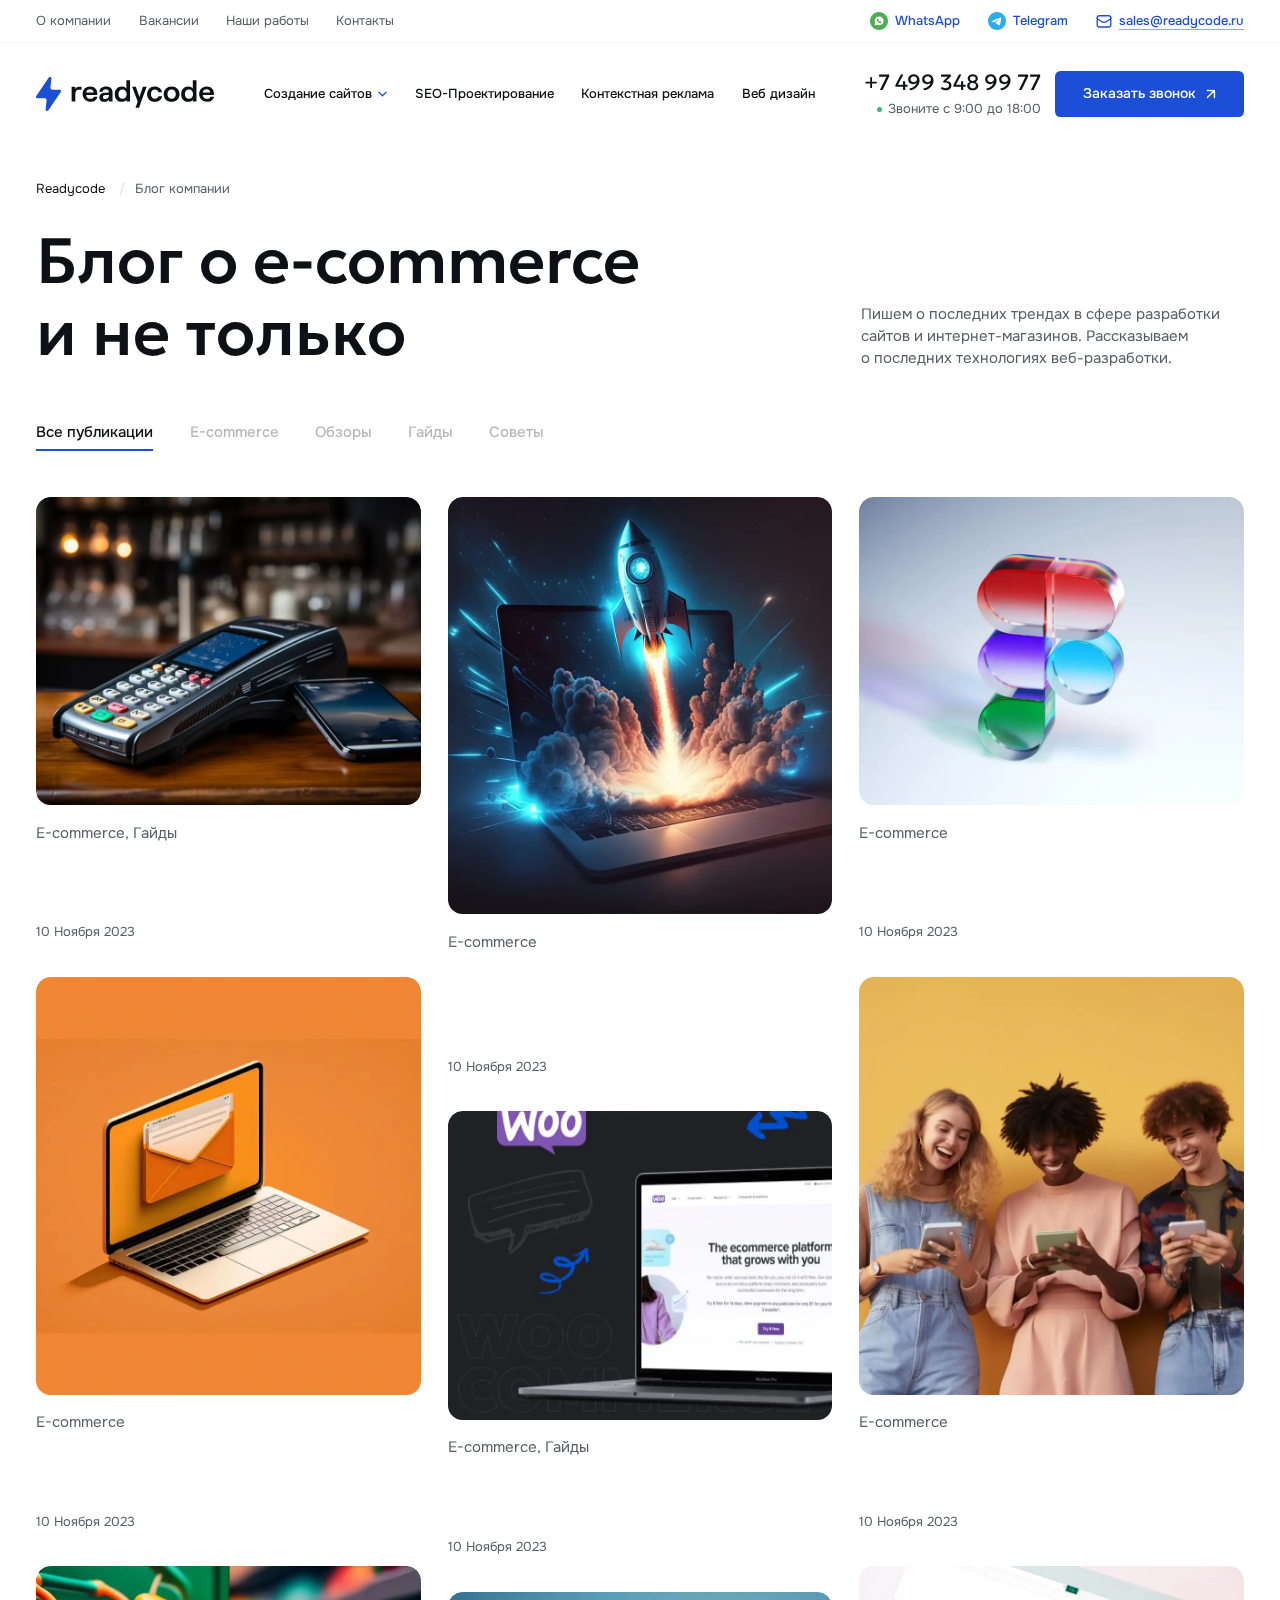
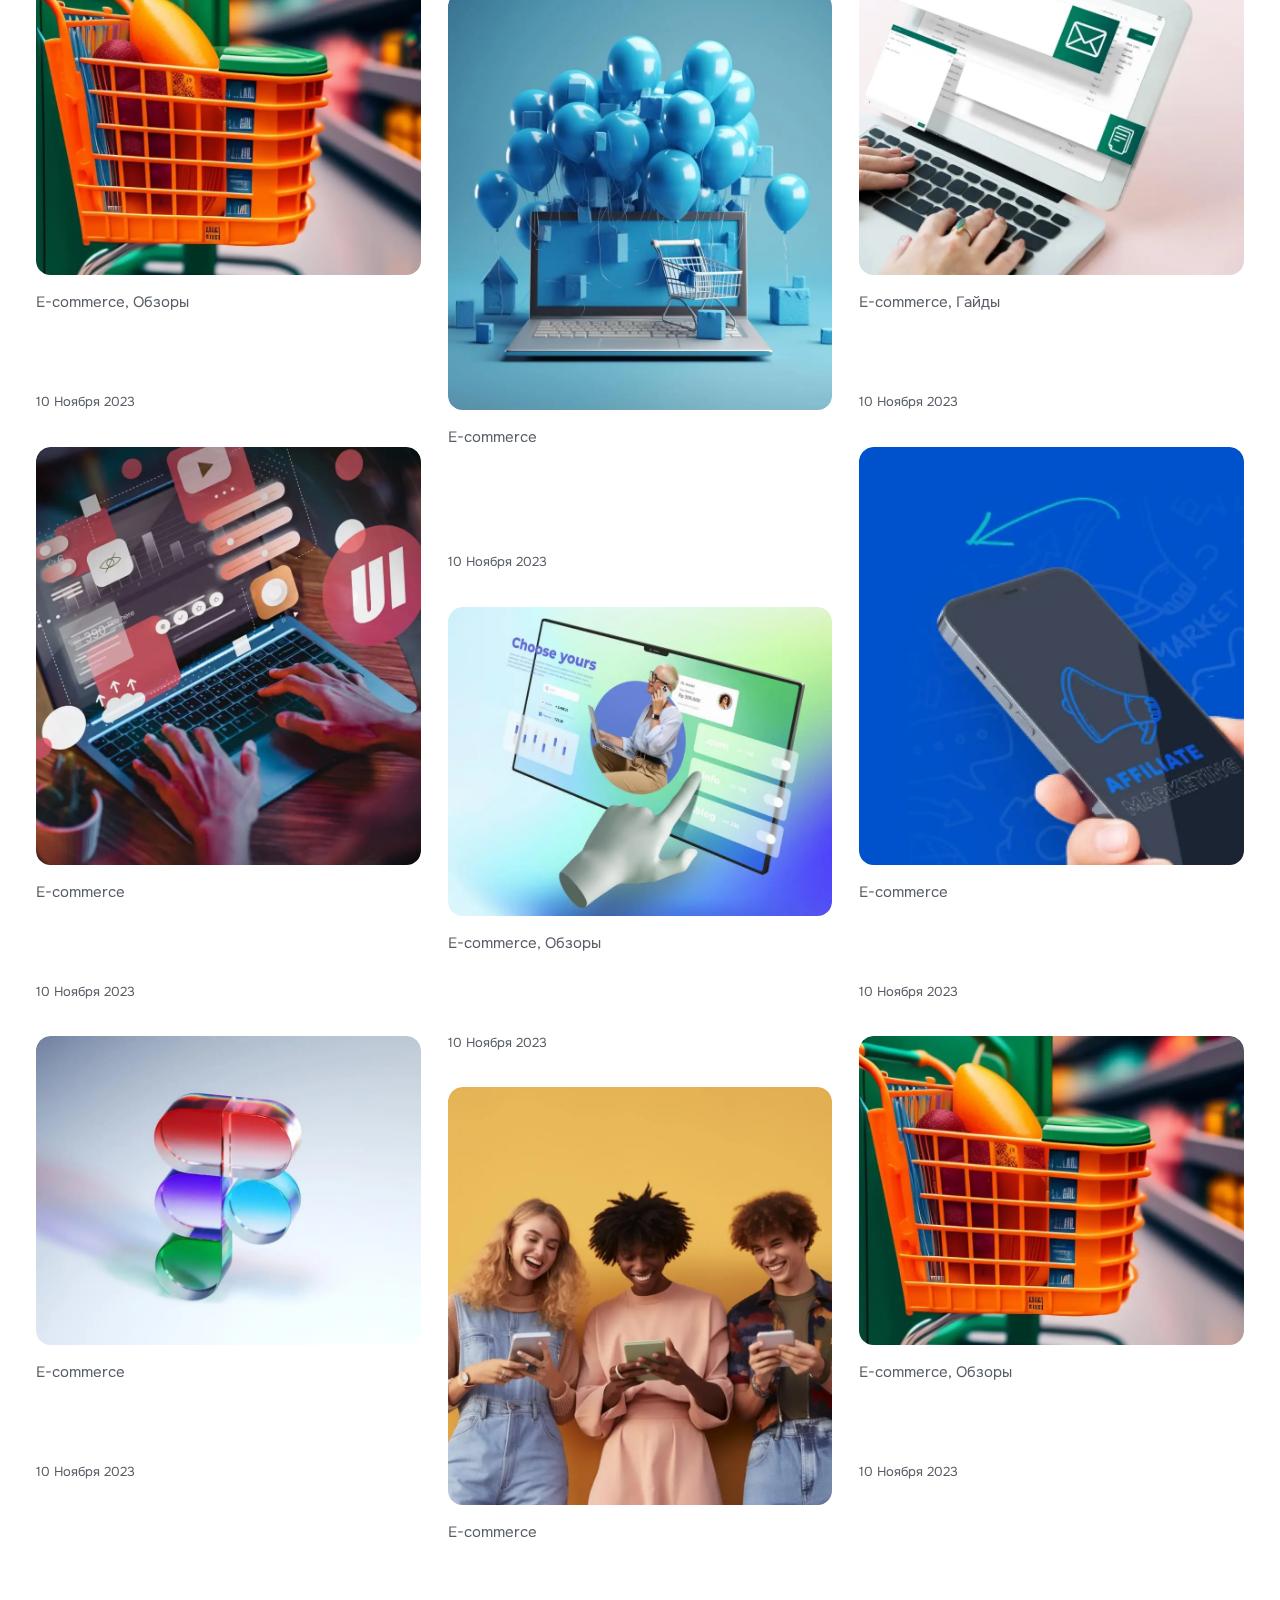
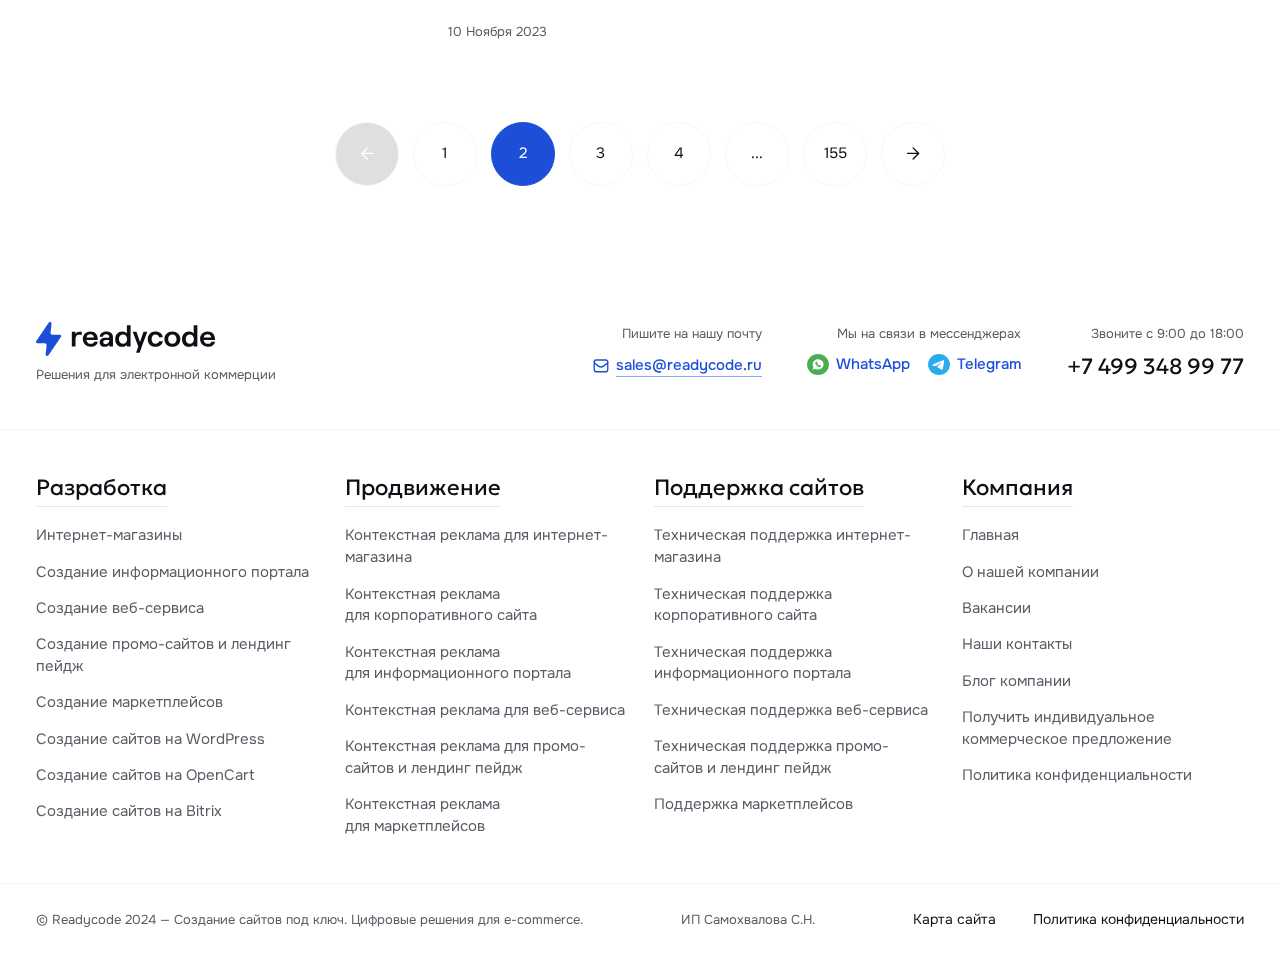
<file: blog.html>
<!DOCTYPE html>
<html lang="ru">

<head>
    <meta charset="UTF-8">
    <meta name="viewport" content="width=device-width, initial-scale=1.0">
    <meta name="description" content="">
    <meta name="keywords" content="">
    <link rel="preload" as="font" href="fonts/Geologica-Regular.woff2">
    <link rel="preload" as="font" href="fonts/Geologica-Medium.woff2">
    <link rel="preload" as="font" href="fonts/Onest-Light.woff2">
    <link rel="preload" as="font" href="fonts/Onest-Regular.woff2">
    <link rel="preload" as="font" href="fonts/Onest-Medium.woff2">
    <link rel="preload" as="font" href="fonts/Onest-Bold.woff2">
    <link rel="preload" as="font" href="fonts/Onest-ExtraBold.woff2">
    <link rel="stylesheet" href="css/libs.min.css">
    <link rel="stylesheet" href="css/style.min.css">
    <title>Блог компании</title>
</head>
<style>

</style>


<body class="m-page">
    <div class="wrapper" id="butter">
        <header class="header">
            <div class="header-top">
                <div class="container">
                    <div class="header-top__inner">
                        <nav class="nav">
                            <ul>
                                <li class="menu-item"><a href="">О компании</a></li>
                                <li class="menu-item"><a href="">Вакансии</a></li>
                                <li class="menu-item"><a href="">Наши работы</a></li>
                                <li class="menu-item"><a href="">Контакты</a></li>
                            </ul>
                        </nav>
                        <div class="header-contacts">
                            <div class="socials">
                                <a href="" class="socials__item">
                                    <img src="img/WhatsApp.svg" alt="WhatsApp">
                                    <span class="comm">WhatsApp</span>
                                </a>
                                <a href="" class="socials__item">
                                    <img src="img/Telegram.svg" alt="Telegram">
                                    <span class="comm">Telegram</span>
                                </a>
                            </div>
                            <a href="mailto:sales@readycode.ru" class="header-contacts__email m-link">
                                <img src="img/mail.svg" alt="Mail">
                                <span class="comm">sales@readycode.ru</span>
                            </a>
                            <a href="tel:+74993489977" class="header-contacts__phone">
                                <img src="img/phone.svg" alt="Phone">
                            </a>
                        </div>
                    </div>
                </div>
            </div>

            <div class="header-bottom">
                <div class="container">
                    <div class="header-bottom__inner">
                        <a href="" class="header__logo">
                            <img src="img/logo.svg" alt="Логотип">
                        </a>

                        <nav class="nav2">
                            <ul>
                                <li class="menu-item menu-item-has-children">
                                    <a href="">Создание сайтов</a>
                                    <ul>
                                        <li><a href="">Разработка интернет-магазина</a></li>
                                        <li><a href="">Разработка корпоративных сайтов</a></li>
                                        <li><a href="">Разработка Landing Page</a></li>
                                        <li><a href="">Разработка веб-сервисов</a></li>
                                        <li><a href="">Разработка информационных порталов</a></li>
                                    </ul>
                                </li>
                                <li class="menu-item"><a href="">SEO-Проектирование</a></li>
                                <li class="menu-item"><a href="">Контекстная реклама</a></li>
                                <li class="menu-item"><a href="">Веб дизайн</a></li>
                            </ul>
                        </nav>

                        <div class="header-action">
                            <div class="header-contacts2">
                                <div class="h5">
                                    <a href="">+7 499 348 99 77</a>
                                </div>
                                <div class="header-contacts2__time">
                                    <div class="comm gray-text">
                                        Звоните с 9:00 до 18:00
                                    </div>
                                </div>
                            </div>

                            <button class="header-action__btn m-btn _small m-btn-blue">
                                <span>Заказать звонок</span>
                                <img src="img/arrow-white.svg" alt="">
                                <span class="_animate-span"></span>
                            </button>
                            <button class="burger _toggle-menu">
                                <img class="_view1" src="img/burger.svg" alt="">
                                <img class="_view2" src="img/burger2.svg" alt="">
                            </button>
                        </div>
                    </div>
                </div>
            </div>


            <div class="menu">
                <div class="menu__bg _toggle-menu"></div>
                <div class="menu__dialog">
                    <div class="menu__top">
                        <a href="" class="header__logo">
                            <img src="img/logo.svg" alt="Логотип">
                        </a>
                        <button class="menu__close _toggle-menu">
                            <img src="img/close3.svg" alt="Закрыть">
                        </button>
                    </div>

                    <div class="menu__scroll">
                        <div class="menu-nav">
                            <div class="menu-nav__item">
                                <img src="img/menu-icon.svg" class="menu-nav__icon" alt="">
                                <div class="menu-nav__content">
                                    <a href="" class="menu-nav__title">Создание сайтов</a>
                                    <ul class="menu-nav__list">
                                        <li><a href="">Разработка интернет-магазина</a></li>
                                        <li><a href="">Разработка корпоративных сайтов</a></li>
                                        <li><a href="">Разработка промо-страниц</a></li>
                                    </ul>
                                </div>
                            </div>
                            <div class="menu-nav__item">
                                <img src="img/menu-icon2.svg" class="menu-nav__icon" alt="">
                                <div class="menu-nav__content">
                                    <a href="" class="menu-nav__title">SEO-Продвижение</a>
                                </div>
                            </div>
                            <div class="menu-nav__item">
                                <img src="img/menu-icon3.svg" class="menu-nav__icon" alt="">
                                <div class="menu-nav__content">
                                    <a href="" class="menu-nav__title">Контекстная реклама</a>
                                </div>
                            </div>
                            <div class="menu-nav__item">
                                <img src="img/menu-icon4.svg" class="menu-nav__icon" alt="">
                                <div class="menu-nav__content">
                                    <a href="" class="menu-nav__title">Поддержка сайта</a>
                                </div>
                            </div>
                            <div class="menu-nav__item">
                                <img src="img/menu-icon5.svg" class="menu-nav__icon" alt="">
                                <div class="menu-nav__content">
                                    <a href="" class="menu-nav__title">Веб дизайн</a>
                                </div>
                            </div>
                            <div class="menu-nav__item">
                                <img src="img/menu-icon6.svg" class="menu-nav__icon" alt="">
                                <div class="menu-nav__content">
                                    <a href="" class="menu-nav__title">Наши работы</a>
                                </div>
                            </div>
                        </div>

                        <nav class="menu-nav2">
                            <ul>
                                <li class="menu-item"><a href="">О компании</a></li>
                                <li class="menu-item"><a href="">Вакансии</a></li>
                                <li class="menu-item"><a href="">Контакты</a></li>
                            </ul>
                        </nav>
                    </div>

                    <div class="menu__bottom">
                        <div class="menu-contacts">
                            <div class="comm gray-text">
                                Звоните с 9:00 до 18:00
                            </div>
                            <div class="h5">
                                <a href="">+7 499 348 99 77</a>
                            </div>
                        </div>
                        <div class="menu-contacts2">
                            <div class="socials">
                                <a href="" class="socials__item">
                                    <img src="img/WhatsApp.svg" alt="WhatsApp">
                                    <span class="p">WhatsApp</span>
                                </a>
                                <a href="" class="socials__item">
                                    <img src="img/Telegram.svg" alt="WhatsApp">
                                    <span class="p">Telegram</span>
                                </a>
                            </div>

                            <a href="mailto:sales@readycode.ru" class="menu-contacts2__email m-link">
                                <span class="p">sales@readycode.ru</span>
                            </a>
                        </div>
                    </div>
                </div>
            </div>

        </header>
        <main class="content">

            <div class="breadcrumbs">
                <div class="container">
                    <div class="breadcrumbs__items">
                        <a href="" class="breadcrumbs__item"><span>Readycode</span></a>
                        <div class="breadcrumbs__item"><span>Блог компании</span></div>
                    </div>
                </div>
            </div>

            <div class="blog-page page-block">
                <div class="container">
                    <div class="info-block">
                        <h1 class="h1 m-title">
                            <span class='heading-line'>
                                <span class='heading-line__inner'>
                                    Блог о e-commerce
                                </span>
                            </span>
                            <span class='heading-line'>
                                <span class='heading-line__inner'>
                                    и не только
                                </span>
                            </span>
                        </h1>
                        <div class="p gray-text">
                            Пишем о последних трендах в сфере разработки сайтов и интернет-магазинов. Рассказываем о последних технологиях веб-разработки.
                        </div>
                    </div>
                    <div class="tabs">
                        <a href="" class="tab _active">
                            <span>Все публикации</span>
                        </a>
                        <a href="" class="tab">
                            <span>E-commerce</span>
                        </a>
                        <a href="" class="tab">
                            <span>Обзоры</span>
                        </a>
                        <a href="" class="tab">
                            <span>Гайды</span>
                        </a>
                        <a href="" class="tab">
                            <span>Советы</span>
                        </a>
                    </div>
                    <div class="blog-page__items grid3 grid2-tablet grid-mob">
                        <div class="blog-card">
                            <a href="" class="blog-card__img _scale-img">
                                <img src="img/blog.webp" alt="">
                            </a>
                            <div class="blog-card__content">
                                <div class="p gray-text">
                                    E-commerce, Гайды
                                </div>
                                <div class="h5 m-title">
                                    <span class='heading-line'>
                <span class='heading-line__inner'>
                    <a href="">Как подключить и принимать оплату через POS-терминал</a>
                </span>
                                    </span>
                                </div>
                                <div class="comm gray-text">
                                    10 Ноября 2023
                                </div>
                            </div>
                        </div>

                        <div class="blog-card">
                            <a href="" class="blog-card__img _scale-img">
                                <img src="img/blog2.webp" alt="">
                            </a>
                            <div class="blog-card__content">
                                <div class="p gray-text">
                                    E-commerce
                                </div>
                                <div class="h5 m-title">
                                    <span class='heading-line'>
                <span class='heading-line__inner'>
                    <a href="">ТОП-10 российских и зарубежных программ для email-рассылки</a>
                </span>
                                    </span>
                                </div>
                                <div class="comm gray-text">
                                    10 Ноября 2023
                                </div>
                            </div>
                        </div>

                        <div class="blog-card">
                            <a href="" class="blog-card__img _scale-img">
                                <img src="img/blog3.webp" alt="">
                            </a>
                            <div class="blog-card__content">
                                <div class="p gray-text">
                                    E-commerce, Обзоры
                                </div>
                                <div class="h5 m-title">
                                    <span class='heading-line'>
                <span class='heading-line__inner'>
                    <a href="">Всё о WooCommerce: функционал, преимущества и недостатки</a>
                </span>
                                    </span>
                                </div>
                                <div class="comm gray-text">
                                    10 Ноября 2023
                                </div>
                            </div>
                        </div>

                        <div class="blog-card">
                            <a href="" class="blog-card__img _scale-img">
                                <img src="img/blog4.webp" alt="">
                            </a>
                            <div class="blog-card__content">
                                <div class="p gray-text">
                                    E-commerce
                                </div>
                                <div class="h5 m-title">
                                    <span class='heading-line'>
                <span class='heading-line__inner'>
                    <a href="">ТОП-10 российских и зарубежных программ для email-рассылки</a>
                </span>
                                    </span>
                                </div>
                                <div class="comm gray-text">
                                    10 Ноября 2023
                                </div>
                            </div>
                        </div>

                        <div class="blog-card">
                            <a href="" class="blog-card__img _scale-img">
                                <img src="img/blog5.webp" alt="">
                            </a>
                            <div class="blog-card__content">
                                <div class="p gray-text">
                                    E-commerce
                                </div>
                                <div class="h5 m-title">
                                    <span class='heading-line'>
                <span class='heading-line__inner'>
                    <a href="">ТОП-10 российских и зарубежных программ для email-рассылки</a>
                </span>
                                    </span>
                                </div>
                                <div class="comm gray-text">
                                    10 Ноября 2023
                                </div>
                            </div>
                        </div>

                        <div class="blog-card">
                            <a href="" class="blog-card__img _scale-img">
                                <img src="img/blog6.webp" alt="">
                            </a>
                            <div class="blog-card__content">
                                <div class="p gray-text">
                                    E-commerce
                                </div>
                                <div class="h5 m-title">
                                    <span class='heading-line'>
                <span class='heading-line__inner'>
                    <a href="">ТОП бесплатных и платных SEO сервисов для поисковой оптимизации</a>
                </span>
                                    </span>
                                </div>
                                <div class="comm gray-text">
                                    10 Ноября 2023
                                </div>
                            </div>
                        </div>

                        <div class="blog-card">
                            <a href="" class="blog-card__img _scale-img">
                                <img src="img/blog7.webp" alt="">
                            </a>
                            <div class="blog-card__content">
                                <div class="p gray-text">
                                    E-commerce, Гайды
                                </div>
                                <div class="h5 m-title">
                                    <span class='heading-line'>
                <span class='heading-line__inner'>
                    <a href="">Как подключить и принимать оплату через POS-терминал</a>
                </span>
                                    </span>
                                </div>
                                <div class="comm gray-text">
                                    10 Ноября 2023
                                </div>
                            </div>
                        </div>

                        <div class="blog-card">
                            <a href="" class="blog-card__img _scale-img">
                                <img src="img/blog8.webp" alt="">
                            </a>
                            <div class="blog-card__content">
                                <div class="p gray-text">
                                    E-commerce
                                </div>
                                <div class="h5 m-title">
                                    <span class='heading-line'>
                <span class='heading-line__inner'>
                    <a href="">ТОП бесплатных и платных SEO сервисов для поисковой оптимизации</a>
                </span>
                                    </span>
                                </div>
                                <div class="comm gray-text">
                                    10 Ноября 2023
                                </div>
                            </div>
                        </div>

                        <div class="blog-card">
                            <a href="" class="blog-card__img _scale-img">
                                <img src="img/blog9.webp" alt="">
                            </a>
                            <div class="blog-card__content">
                                <div class="p gray-text">
                                    E-commerce, Обзоры
                                </div>
                                <div class="h5 m-title">
                                    <span class='heading-line'>
                <span class='heading-line__inner'>
                    <a href="">Всё о WooCommerce: функционал, преимущества и недостатки</a>
                </span>
                                    </span>
                                </div>
                                <div class="comm gray-text">
                                    10 Ноября 2023
                                </div>
                            </div>
                        </div>

                        <div class="blog-card">
                            <a href="" class="blog-card__img _scale-img">
                                <img src="img/blog10.webp" alt="">
                            </a>
                            <div class="blog-card__content">
                                <div class="p gray-text">
                                    E-commerce
                                </div>
                                <div class="h5 m-title">
                                    <span class='heading-line'>
                <span class='heading-line__inner'>
                    <a href="">ТОП-10 российских и зарубежных программ для email-рассылки</a>
                </span>
                                    </span>
                                </div>
                                <div class="comm gray-text">
                                    10 Ноября 2023
                                </div>
                            </div>
                        </div>

                        <div class="blog-card">
                            <a href="" class="blog-card__img _scale-img">
                                <img src="img/blog5.webp" alt="">
                            </a>
                            <div class="blog-card__content">
                                <div class="p gray-text">
                                    E-commerce
                                </div>
                                <div class="h5 m-title">
                                    <span class='heading-line'>
                <span class='heading-line__inner'>
                    <a href="">ТОП-10 российских и зарубежных программ для email-рассылки</a>
                </span>
                                    </span>
                                </div>
                                <div class="comm gray-text">
                                    10 Ноября 2023
                                </div>
                            </div>
                        </div>

                        <div class="blog-card">
                            <a href="" class="blog-card__img _scale-img">
                                <img src="img/blog10.webp" alt="">
                            </a>
                            <div class="blog-card__content">
                                <div class="p gray-text">
                                    E-commerce
                                </div>
                                <div class="h5 m-title">
                                    <span class='heading-line'>
                <span class='heading-line__inner'>
                    <a href="">ТОП-10 российских и зарубежных программ для email-рассылки</a>
                </span>
                                    </span>
                                </div>
                                <div class="comm gray-text">
                                    10 Ноября 2023
                                </div>
                            </div>
                        </div>

                        <div class="blog-card">
                            <a href="" class="blog-card__img _scale-img">
                                <img src="img/blog11.webp" alt="">
                            </a>
                            <div class="blog-card__content">
                                <div class="p gray-text">
                                    E-commerce, Гайды
                                </div>
                                <div class="h5 m-title">
                                    <span class='heading-line'>
                <span class='heading-line__inner'>
                    <a href="">Как подключить и принимать оплату через POS-терминал</a>
                </span>
                                    </span>
                                </div>
                                <div class="comm gray-text">
                                    10 Ноября 2023
                                </div>
                            </div>
                        </div>

                        <div class="blog-card">
                            <a href="" class="blog-card__img _scale-img">
                                <img src="img/blog12.webp" alt="">
                            </a>
                            <div class="blog-card__content">
                                <div class="p gray-text">
                                    E-commerce
                                </div>
                                <div class="h5 m-title">
                                    <span class='heading-line'>
                <span class='heading-line__inner'>
                    <a href="">ТОП-10 российских и зарубежных программ для email-рассылки</a>
                </span>
                                    </span>
                                </div>
                                <div class="comm gray-text">
                                    10 Ноября 2023
                                </div>
                            </div>
                        </div>

                        <div class="blog-card">
                            <a href="" class="blog-card__img _scale-img">
                                <img src="img/blog3.webp" alt="">
                            </a>
                            <div class="blog-card__content">
                                <div class="p gray-text">
                                    E-commerce, Обзоры
                                </div>
                                <div class="h5 m-title">
                                    <span class='heading-line'>
                <span class='heading-line__inner'>
                    <a href="">Всё о WooCommerce: функционал, преимущества и недостатки</a>
                </span>
                                    </span>
                                </div>
                                <div class="comm gray-text">
                                    10 Ноября 2023
                                </div>
                            </div>
                        </div>

                    </div>

                    <div class="pagination">
                        <div class="pagination__items">
                            <a href="" class="_disabled pagination__item _btn">
                                <svg width="16" height="15" viewBox="0 0 16 15" fill="none" xmlns="http://www.w3.org/2000/svg">
                                    <path d="M2.10394 7.07135L14.2007 7.07134" stroke="#0F1015" stroke-width="1.5" stroke-linecap="round" stroke-linejoin="round" />
                                    <path d="M8.12012 0.967773L2.103 7.07034L8.12012 13.1747" stroke="#0F1015" stroke-width="1.5" stroke-linecap="round" stroke-linejoin="round" />
                                </svg>
                            </a>
                            <a href="" class="pagination__item">
                                <span class="p">1</span>
                            </a>
                            <a href="" class="pagination__item _active">
                                <span class="p">2</span>
                            </a>
                            <a href="" class="pagination__item">
                                <span class="p">3</span>
                            </a>

                            <a href="" class="pagination__item _hide-mob">
                                <span class="p">4</span>
                            </a>
                            <a href="" class="pagination__item _hide-mob">
                                <span class="p">...</span>
                            </a>
                            <a href="" class="pagination__item _hide-mob">
                                <span class="p">155</span>
                            </a>
                            <a href="" class="pagination__item _btn">
                                <svg width="16" height="15" viewBox="0 0 16 15" fill="none" xmlns="http://www.w3.org/2000/svg">
                                    <path d="M13.8961 7.07135L1.79927 7.07134" stroke="#0F1015" stroke-width="1.5" stroke-linecap="round" stroke-linejoin="round" />
                                    <path d="M7.87891 0.967773L13.896 7.07034L7.87891 13.1747" stroke="#0F1015" stroke-width="1.5" stroke-linecap="round" stroke-linejoin="round" />
                                </svg>
                            </a>
                        </div>
                    </div>

                </div>
            </div>

        </main>
        <footer class="footer">
            <div class="footer-top">
                <div class="container">
                    <div class="footer-top__inner">
                        <div class="footer-info">
                            <a href="" class="footer-info__logo">
                                <img src="img/logo.svg" alt="">
                            </a>
                            <div class="comm gray-text">
                                Решения для электронной коммерции
                            </div>
                        </div>
                        <div class="footer-contacts">
                            <div class="footer-contacts__item">
                                <div class="comm gray-text">
                                    Пишите на нашу почту
                                </div>
                                <div class="footer-contacts__content">
                                    <a href="mailto:sales@readycode.ru" class="m-link">
                                        <img src="img/mail.svg" alt="Mail">
                                        <span class="p">sales@readycode.ru</span>
                                    </a>
                                </div>
                            </div>
                            <div class="footer-contacts__item _socials">
                                <div class="comm gray-text">
                                    Мы на связи в мессенджерах
                                </div>
                                <div class="footer-contacts__content">
                                    <div class="socials">
                                        <a href="" class="socials__item">
                                            <img src="img/WhatsApp.svg" alt="WhatsApp">
                                            <span class="p">WhatsApp</span>
                                        </a>
                                        <a href="" class="socials__item">
                                            <img src="img/Telegram.svg" alt="WhatsApp">
                                            <span class="p">Telegram</span>
                                        </a>
                                    </div>

                                </div>
                            </div>
                            <div class="footer-contacts__item _phone">
                                <div class="comm gray-text">
                                    Звоните с 9:00 до 18:00
                                </div>
                                <div class="footer-contacts__content">
                                    <div class="h5">
                                        <a class="footer-contacts__phone" href="">+7 499 348 99 77</a>
                                    </div>
                                </div>
                            </div>
                        </div>
                    </div>
                </div>
            </div>

            <div class="footer-middle">
                <div class="container">
                    <div class="footer-middle__inner grid4 grid2-tablet grid-mob">
                        <div class="footer-nav">
                            <div class="footer-nav__show">
                                <div class="footer-nav__title">
                                    <span class="h5">
                            Разработка
                        </span>
                                </div>
                                <button class="footer-nav__btn">
                                    <img src="img/arrow-bottom.svg" alt="">
                                </button>
                            </div>
                            <div class="footer-nav__hidden">
                                <div class="footer-nav__links">
                                    <a href="" class="footer-nav__link"><span>Интернет-магазины</span></a>
                                    <a href="" class="footer-nav__link"><span>Создание информационного портала</span></a>
                                    <a href="" class="footer-nav__link"><span>Создание веб-сервиса</span></a>
                                    <a href="" class="footer-nav__link"><span>Создание промо-сайтов и лендинг пейдж</span></a>
                                    <a href="" class="footer-nav__link"><span>Создание маркетплейсов</span></a>
                                    <a href="" class="footer-nav__link"><span>Создание сайтов на WordPress</span></a>
                                    <a href="" class="footer-nav__link"><span>Создание сайтов на OpenCart</span></a>
                                    <a href="" class="footer-nav__link"><span>Создание сайтов на Bitrix</span></a>
                                </div>
                            </div>
                        </div>
                        <div class="footer-nav">
                            <div class="footer-nav__show">
                                <div class="footer-nav__title">
                                    <span class="h5">
                            Продвижение
                        </span>
                                </div>
                                <button class="footer-nav__btn">
                                    <img src="img/arrow-bottom.svg" alt="">
                                </button>
                            </div>
                            <div class="footer-nav__hidden">
                                <div class="footer-nav__links">
                                    <a href="" class="footer-nav__link"><span>Контекстная реклама для интернет-магазина</span></a>
                                    <a href="" class="footer-nav__link"><span>Контекстная реклама для корпоративного сайта</span></a>
                                    <a href="" class="footer-nav__link"><span>Контекстная реклама для информационного портала</span></a>
                                    <a href="" class="footer-nav__link"><span>Контекстная реклама для веб-сервиса</span></a>
                                    <a href="" class="footer-nav__link"><span>Контекстная реклама для промо-сайтов и лендинг пейдж</span></a>
                                    <a href="" class="footer-nav__link"><span>Контекстная реклама для маркетплейсов</span></a>
                                </div>
                            </div>
                        </div>
                        <div class="footer-nav">
                            <div class="footer-nav__show">
                                <div class="footer-nav__title">
                                    <span class="h5">
                            Поддержка сайтов
                        </span>
                                </div>
                                <button class="footer-nav__btn">
                                    <img src="img/arrow-bottom.svg" alt="">
                                </button>
                            </div>
                            <div class="footer-nav__hidden">
                                <div class="footer-nav__links">
                                    <a href="" class="footer-nav__link"><span>Техническая поддержка интернет-магазина</span></a>
                                    <a href="" class="footer-nav__link"><span>Техническая поддержка корпоративного сайта</span></a>
                                    <a href="" class="footer-nav__link"><span>Техническая поддержка информационного портала</span></a>
                                    <a href="" class="footer-nav__link"><span>Техническая поддержка веб-сервиса</span></a>
                                    <a href="" class="footer-nav__link"><span>Техническая поддержка промо-сайтов и лендинг пейдж</span></a>
                                    <a href="" class="footer-nav__link"><span>Поддержка маркетплейсов</span></a>
                                </div>
                            </div>
                        </div>
                        <div class="footer-nav">
                            <div class="footer-nav__show">
                                <div class="footer-nav__title">
                                    <span class="h5">
                            Компания
                        </span>
                                </div>
                                <button class="footer-nav__btn">
                                    <img src="img/arrow-bottom.svg" alt="">
                                </button>
                            </div>
                            <div class="footer-nav__hidden">
                                <div class="footer-nav__links">
                                    <a href="" class="footer-nav__link"><span>Главная</span></a>
                                    <a href="" class="footer-nav__link"><span>О нашей компании</span></a>
                                    <a href="" class="footer-nav__link"><span>Вакансии</span></a>
                                    <a href="" class="footer-nav__link"><span>Наши контакты</span></a>
                                    <a href="" class="footer-nav__link"><span>Блог компании</span></a>
                                    <a href="" class="footer-nav__link"><span>Получить индивидуальное коммерческое предложение</span></a>
                                    <a href="" class="footer-nav__link"><span>Политика конфиденциальности</span></a>
                                </div>
                            </div>
                        </div>
                    </div>
                </div>
            </div>

            <div class="footer-bottom">
                <div class="container">
                    <div class="footer-bottom__inner">
                        <div class="footer-bottom__c">
                            <div class="comm gray-text">
                                © Readycode 2024 — Создание сайтов под ключ. Цифровые решения для e-commerce.
                            </div>
                        </div>
                        <div class="footer-bottom__owner">
                            <div class="comm gray-text">
                                ИП Самохвалова С.Н.
                            </div>
                        </div>
                        <div class="footer-bottom__links">
                            <a href="" class="footer-bottom__link"><span>Карта сайта</span></a>
                            <a href="" class="footer-bottom__link"><span>Политика конфиденциальности</span></a>
                        </div>
                    </div>
                </div>
            </div>

        </footer>
    </div>

    <script src="js/butter.js"></script>
    <script src="js/libs.min.js"></script>
    <script src="js/main.min.js"></script>

</body>

</html>
</file>
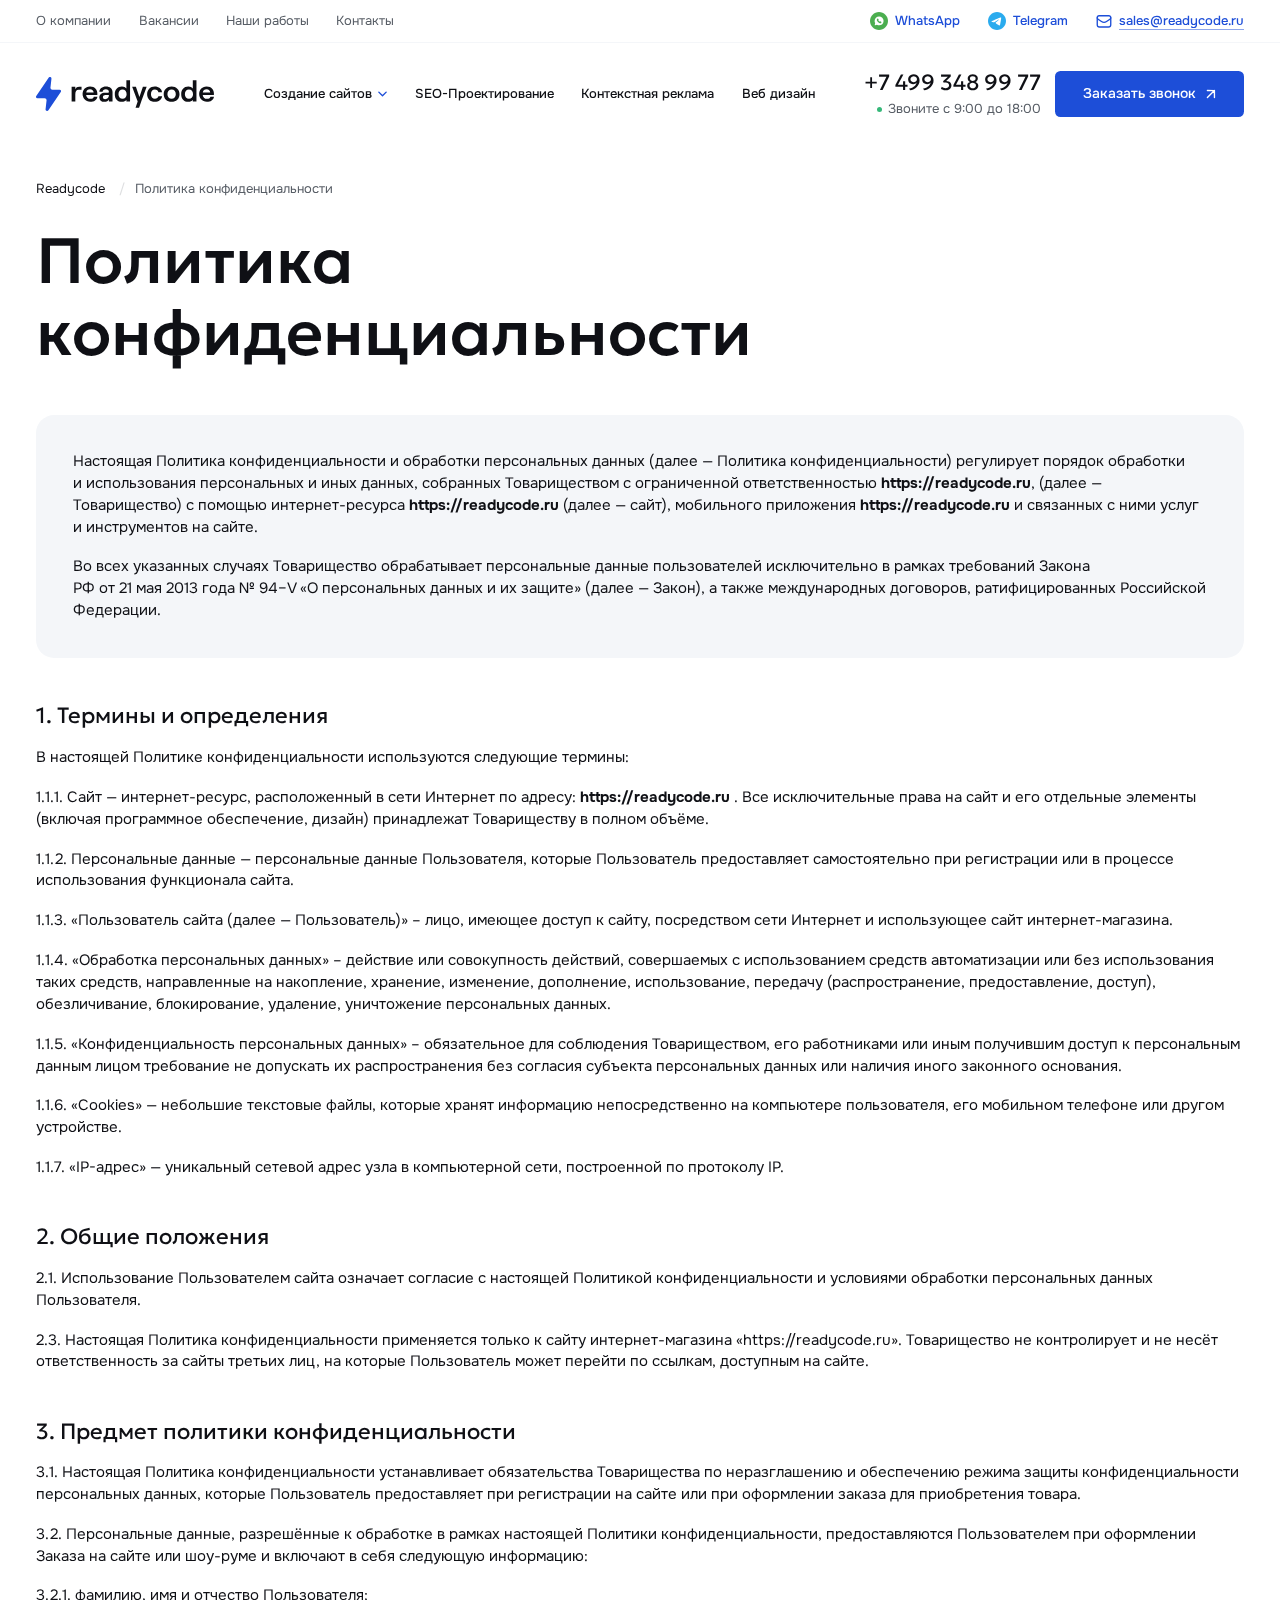
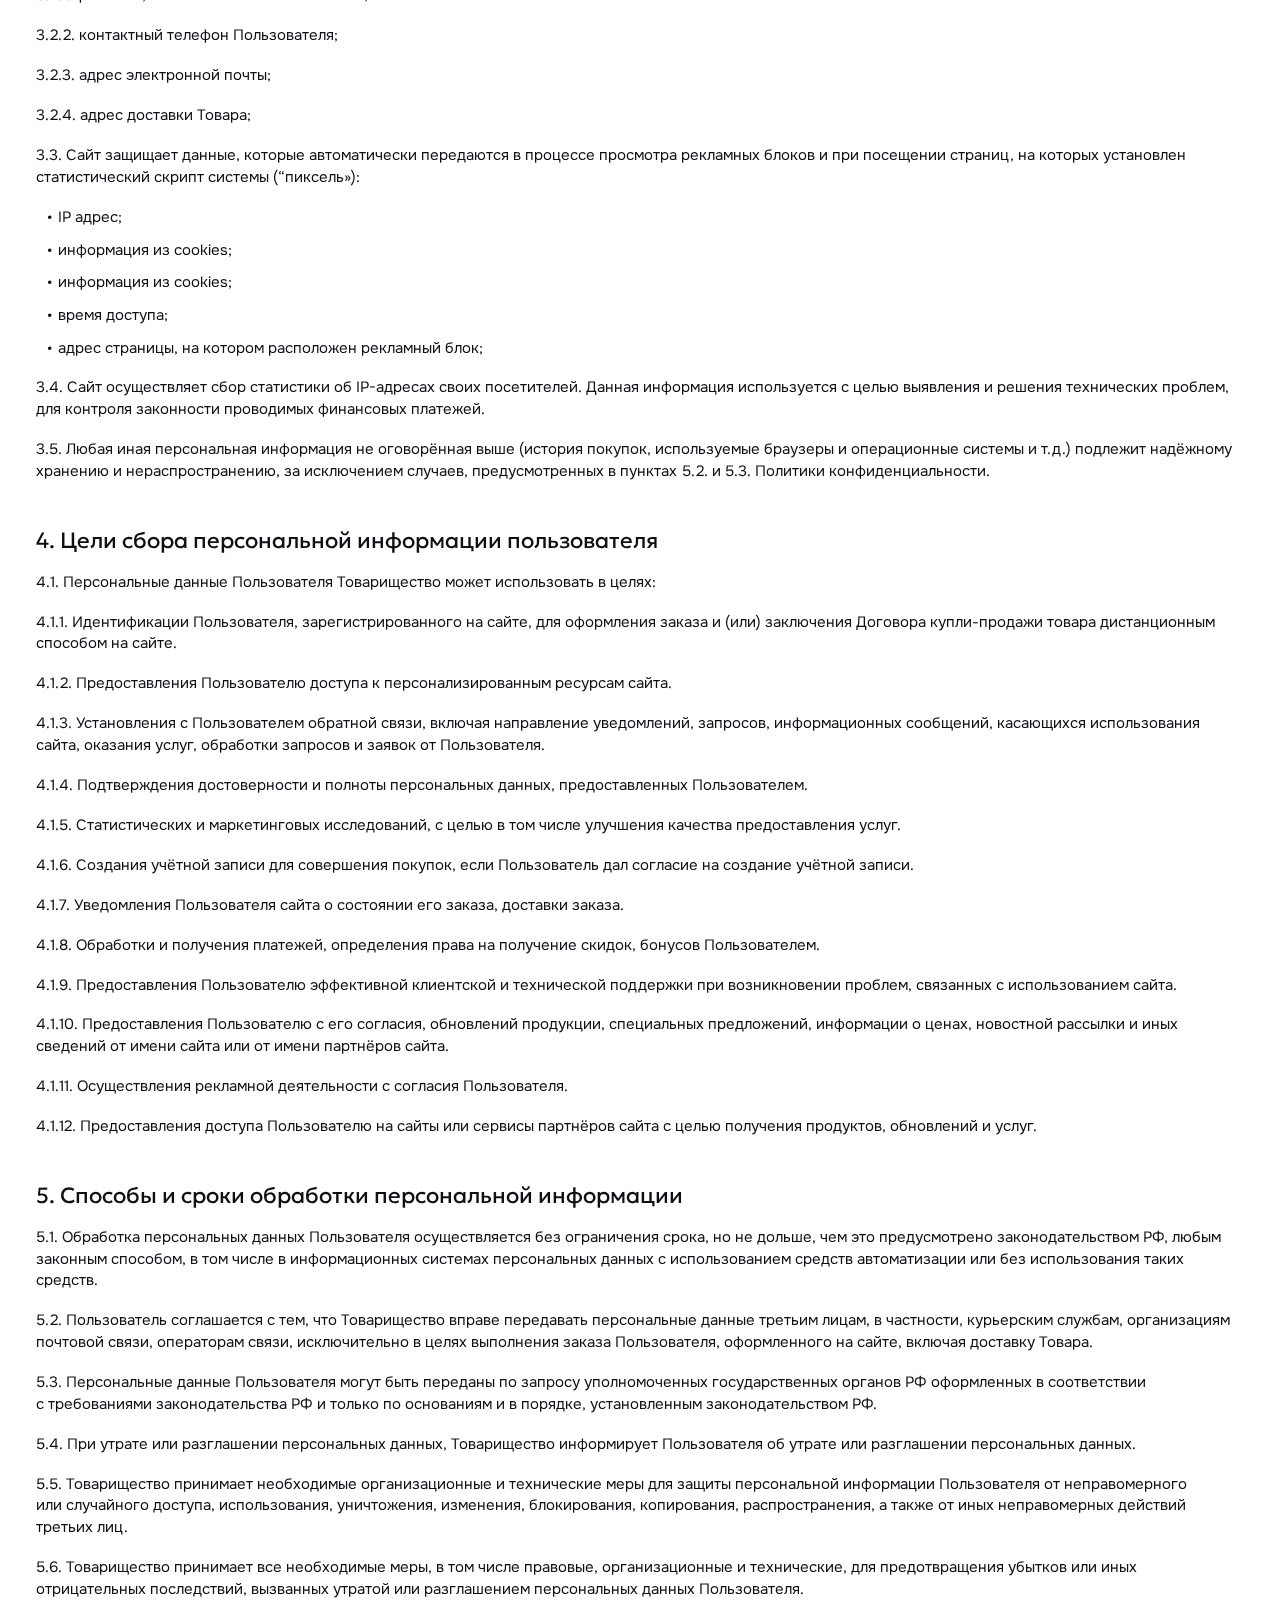
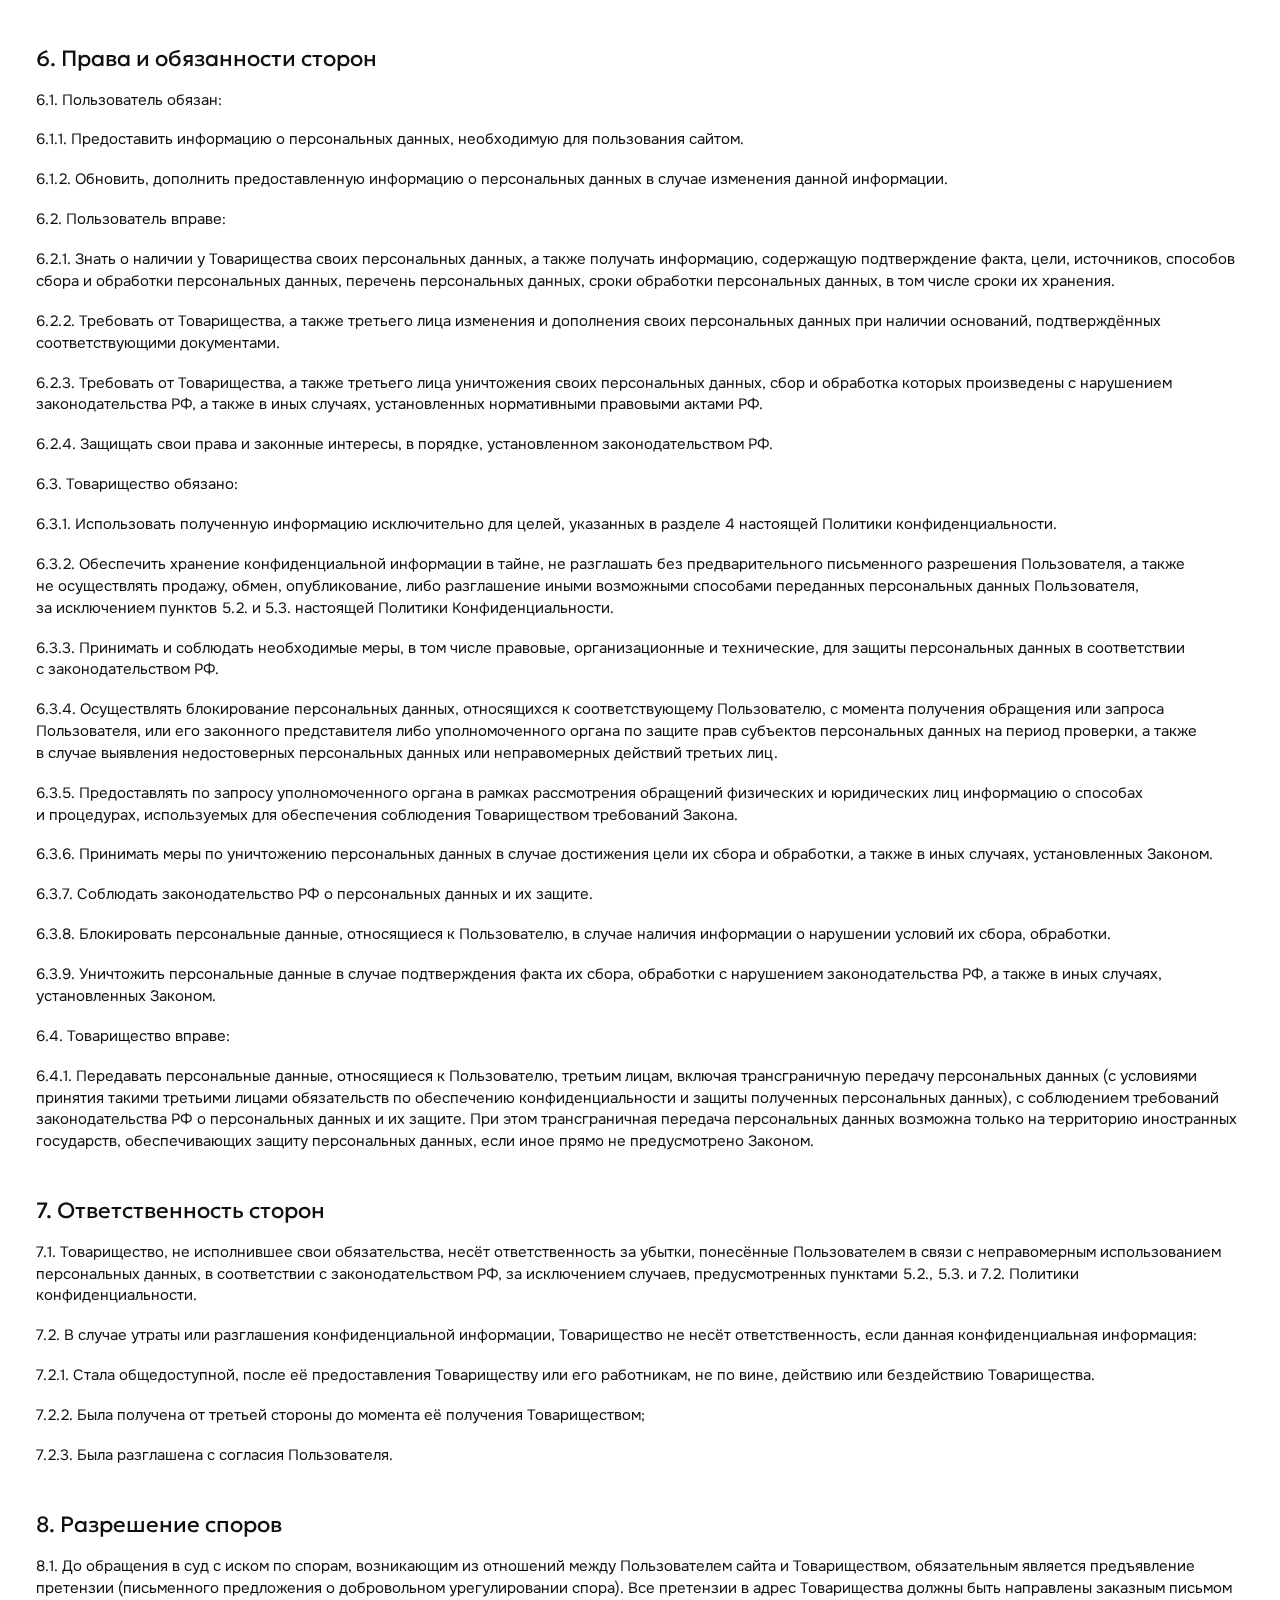
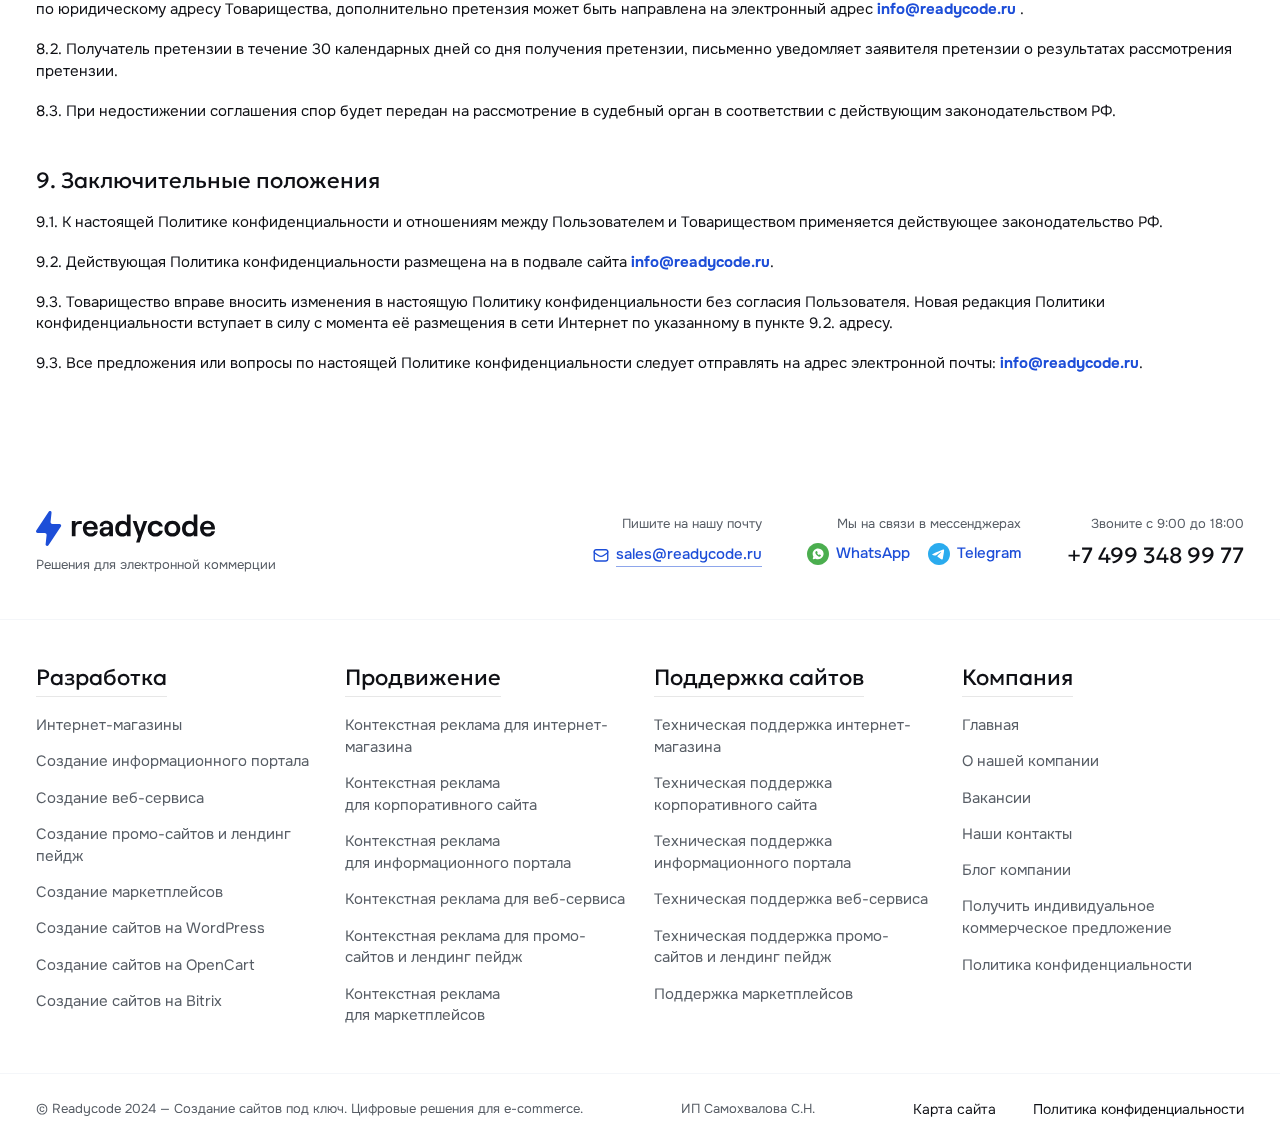
<file: conf.html>
<!DOCTYPE html>
<html lang="ru">

<head>
    <meta charset="UTF-8">
    <meta name="viewport" content="width=device-width, initial-scale=1.0">
    <meta name="description" content="">
    <meta name="keywords" content="">
    <link rel="preload" as="font" href="fonts/Geologica-Regular.woff2">
    <link rel="preload" as="font" href="fonts/Geologica-Medium.woff2">
    <link rel="preload" as="font" href="fonts/Onest-Light.woff2">
    <link rel="preload" as="font" href="fonts/Onest-Regular.woff2">
    <link rel="preload" as="font" href="fonts/Onest-Medium.woff2">
    <link rel="preload" as="font" href="fonts/Onest-Bold.woff2">
    <link rel="preload" as="font" href="fonts/Onest-ExtraBold.woff2">
    <link rel="stylesheet" href="css/libs.min.css">
    <link rel="stylesheet" href="css/style.min.css">
    <title>Политика конфиденциальности</title>
</head>
<style>

</style>


<body class="m-page">
    <div class="wrapper" id="butter">
        <header class="header">
            <div class="header-top">
                <div class="container">
                    <div class="header-top__inner">
                        <nav class="nav">
                            <ul>
                                <li class="menu-item"><a href="">О компании</a></li>
                                <li class="menu-item"><a href="">Вакансии</a></li>
                                <li class="menu-item"><a href="">Наши работы</a></li>
                                <li class="menu-item"><a href="">Контакты</a></li>
                            </ul>
                        </nav>
                        <div class="header-contacts">
                            <div class="socials">
                                <a href="" class="socials__item">
                                    <img src="img/WhatsApp.svg" alt="WhatsApp">
                                    <span class="comm">WhatsApp</span>
                                </a>
                                <a href="" class="socials__item">
                                    <img src="img/Telegram.svg" alt="Telegram">
                                    <span class="comm">Telegram</span>
                                </a>
                            </div>
                            <a href="mailto:sales@readycode.ru" class="header-contacts__email m-link">
                                <img src="img/mail.svg" alt="Mail">
                                <span class="comm">sales@readycode.ru</span>
                            </a>
                            <a href="tel:+74993489977" class="header-contacts__phone">
                                <img src="img/phone.svg" alt="Phone">
                            </a>
                        </div>
                    </div>
                </div>
            </div>

            <div class="header-bottom">
                <div class="container">
                    <div class="header-bottom__inner">
                        <a href="" class="header__logo">
                            <img src="img/logo.svg" alt="Логотип">
                        </a>

                        <nav class="nav2">
                            <ul>
                                <li class="menu-item menu-item-has-children">
                                    <a href="">Создание сайтов</a>
                                    <ul>
                                        <li><a href="">Разработка интернет-магазина</a></li>
                                        <li><a href="">Разработка корпоративных сайтов</a></li>
                                        <li><a href="">Разработка Landing Page</a></li>
                                        <li><a href="">Разработка веб-сервисов</a></li>
                                        <li><a href="">Разработка информационных порталов</a></li>
                                    </ul>
                                </li>
                                <li class="menu-item"><a href="">SEO-Проектирование</a></li>
                                <li class="menu-item"><a href="">Контекстная реклама</a></li>
                                <li class="menu-item"><a href="">Веб дизайн</a></li>
                            </ul>
                        </nav>

                        <div class="header-action">
                            <div class="header-contacts2">
                                <div class="h5">
                                    <a href="">+7 499 348 99 77</a>
                                </div>
                                <div class="header-contacts2__time">
                                    <div class="comm gray-text">
                                        Звоните с 9:00 до 18:00
                                    </div>
                                </div>
                            </div>

                            <button class="header-action__btn m-btn _small m-btn-blue">
                                <span>Заказать звонок</span>
                                <img src="img/arrow-white.svg" alt="">
                                <span class="_animate-span"></span>
                            </button>
                            <button class="burger _toggle-menu">
                                <img class="_view1" src="img/burger.svg" alt="">
                                <img class="_view2" src="img/burger2.svg" alt="">
                            </button>
                        </div>
                    </div>
                </div>
            </div>


            <div class="menu">
                <div class="menu__bg _toggle-menu"></div>
                <div class="menu__dialog">
                    <div class="menu__top">
                        <a href="" class="header__logo">
                            <img src="img/logo.svg" alt="Логотип">
                        </a>
                        <button class="menu__close _toggle-menu">
                            <img src="img/close3.svg" alt="Закрыть">
                        </button>
                    </div>

                    <div class="menu__scroll">
                        <div class="menu-nav">
                            <div class="menu-nav__item">
                                <img src="img/menu-icon.svg" class="menu-nav__icon" alt="">
                                <div class="menu-nav__content">
                                    <a href="" class="menu-nav__title">Создание сайтов</a>
                                    <ul class="menu-nav__list">
                                        <li><a href="">Разработка интернет-магазина</a></li>
                                        <li><a href="">Разработка корпоративных сайтов</a></li>
                                        <li><a href="">Разработка промо-страниц</a></li>
                                    </ul>
                                </div>
                            </div>
                            <div class="menu-nav__item">
                                <img src="img/menu-icon2.svg" class="menu-nav__icon" alt="">
                                <div class="menu-nav__content">
                                    <a href="" class="menu-nav__title">SEO-Продвижение</a>
                                </div>
                            </div>
                            <div class="menu-nav__item">
                                <img src="img/menu-icon3.svg" class="menu-nav__icon" alt="">
                                <div class="menu-nav__content">
                                    <a href="" class="menu-nav__title">Контекстная реклама</a>
                                </div>
                            </div>
                            <div class="menu-nav__item">
                                <img src="img/menu-icon4.svg" class="menu-nav__icon" alt="">
                                <div class="menu-nav__content">
                                    <a href="" class="menu-nav__title">Поддержка сайта</a>
                                </div>
                            </div>
                            <div class="menu-nav__item">
                                <img src="img/menu-icon5.svg" class="menu-nav__icon" alt="">
                                <div class="menu-nav__content">
                                    <a href="" class="menu-nav__title">Веб дизайн</a>
                                </div>
                            </div>
                            <div class="menu-nav__item">
                                <img src="img/menu-icon6.svg" class="menu-nav__icon" alt="">
                                <div class="menu-nav__content">
                                    <a href="" class="menu-nav__title">Наши работы</a>
                                </div>
                            </div>
                        </div>

                        <nav class="menu-nav2">
                            <ul>
                                <li class="menu-item"><a href="">О компании</a></li>
                                <li class="menu-item"><a href="">Вакансии</a></li>
                                <li class="menu-item"><a href="">Контакты</a></li>
                            </ul>
                        </nav>
                    </div>

                    <div class="menu__bottom">
                        <div class="menu-contacts">
                            <div class="comm gray-text">
                                Звоните с 9:00 до 18:00
                            </div>
                            <div class="h5">
                                <a href="">+7 499 348 99 77</a>
                            </div>
                        </div>
                        <div class="menu-contacts2">
                            <div class="socials">
                                <a href="" class="socials__item">
                                    <img src="img/WhatsApp.svg" alt="WhatsApp">
                                    <span class="p">WhatsApp</span>
                                </a>
                                <a href="" class="socials__item">
                                    <img src="img/Telegram.svg" alt="WhatsApp">
                                    <span class="p">Telegram</span>
                                </a>
                            </div>

                            <a href="mailto:sales@readycode.ru" class="menu-contacts2__email m-link">
                                <span class="p">sales@readycode.ru</span>
                            </a>
                        </div>
                    </div>
                </div>
            </div>

        </header>
        <main class="content">

            <div class="breadcrumbs">
                <div class="container">
                    <div class="breadcrumbs__items">
                        <a href="" class="breadcrumbs__item"><span>Readycode</span></a>
                        <div class="breadcrumbs__item"><span>Политика конфиденциальности</span></div>
                    </div>
                </div>
            </div>

            <div class="conf-page page-block">
                <div class="container">
                    <div class="conf-page__top">
                        <h1 class="h1 m-title">
                            <span class='heading-line'>
                                <span class='heading-line__inner'>
                                    Политика
                                </span>
                            </span>
                            <span class='heading-line'>
                                <span class='heading-line__inner'>
                                    конфиденциальности
                                </span>
                            </span>
                        </h1>
                    </div>

                    <div class="conf-info">
                        <div class="text">
                            <p>Настоящая Политика конфиденциальности и обработки персональных данных (далее — Политика конфиденциальности) регулирует порядок обработки и использования персональных и иных данных, собранных Товариществом с ограниченной ответственностью <a href=""><b>https://readycode.ru</b></a>, (далее — Товарищество) с помощью интернет-ресурса <a href=""><b>https://readycode.ru</b></a> (далее — сайт), мобильного приложения <a href=""><b>https://readycode.ru</b></a> и связанных с ними услуг и инструментов на сайте.</p>
                            <p>Во всех указанных случаях Товарищество обрабатывает персональные данные пользователей исключительно в рамках требований Закона РФ от 21 мая 2013 года № 94–V «О персональных данных и их защите» (далее — Закон), а также международных договоров, ратифицированных Российской Федерации.</p>
                        </div>
                    </div>

                    <div class="conf-page__text text">
                        <h5>
                            1. Термины и определения
                        </h5>
                        <p>В настоящей Политике конфиденциальности используются следующие термины:</p>
                        <p>
                            1.1.1. Сайт — интернет-ресурс, расположенный в сети Интернет по адресу: <b>https://readycode.ru</b> . Все исключительные права на сайт и его отдельные элементы (включая программное обеспечение, дизайн) принадлежат Товариществу в полном объёме.
                        </p>
                        <p>1.1.2. Персональные данные — персональные данные Пользователя, которые Пользователь предоставляет самостоятельно при регистрации или в процессе использования функционала сайта.</p>
                        <p>1.1.3. «Пользователь сайта (далее — Пользователь)» – лицо, имеющее доступ к сайту, посредством сети Интернет и использующее сайт интернет-магазина.</p>
                        <p>1.1.4. «Обработка персональных данных» – действие или совокупность действий, совершаемых с использованием средств автоматизации или без использования таких средств, направленные на накопление, хранение, изменение, дополнение, использование, передачу (распространение, предоставление, доступ), обезличивание, блокирование, удаление, уничтожение персональных данных.</p>
                        <p>1.1.5. «Конфиденциальность персональных данных» – обязательное для соблюдения Товариществом, его работниками или иным получившим доступ к персональным данным лицом требование не допускать их распространения без согласия субъекта персональных данных или наличия иного законного основания.</p>
                        <p>1.1.6. «Cookies» — небольшие текстовые файлы, которые хранят информацию непосредственно на компьютере пользователя, его мобильном телефоне или другом устройстве.</p>
                        <p>1.1.7. «IP-адрес» — уникальный сетевой адрес узла в компьютерной сети, построенной по протоколу IP.</p>

                        <hr>

                        <h5>2. Общие положения</h5>
                        <p>2.1. Использование Пользователем сайта означает согласие с настоящей Политикой конфиденциальности и условиями обработки персональных данных Пользователя.</p>
                        <p>2.3. Настоящая Политика конфиденциальности применяется только к сайту интернет-магазина «https://readycode.ru». Товарищество не контролирует и не несёт ответственность за сайты третьих лиц, на которые Пользователь может перейти по ссылкам, доступным на сайте.</p>

                        <hr>

                        <h5>3. Предмет политики конфиденциальности</h5>
                        <p>3.1. Настоящая Политика конфиденциальности устанавливает обязательства Товарищества по неразглашению и обеспечению режима защиты конфиденциальности персональных данных, которые Пользователь предоставляет при регистрации на сайте или при оформлении заказа для приобретения товара.</p>
                        <p>3.2. Персональные данные, разрешённые к обработке в рамках настоящей Политики конфиденциальности, предоставляются Пользователем при оформлении Заказа на сайте или шоу-руме и включают в себя следующую информацию:</p>
                        <p>3.2.1. фамилию, имя и отчество Пользователя;</p>
                        <p>3.2.2. контактный телефон Пользователя;</p>
                        <p>3.2.3. адрес электронной почты;</p>
                        <p>3.2.4. адрес доставки Товара;</p>
                        <p>3.3. Сайт защищает данные, которые автоматически передаются в процессе просмотра рекламных блоков и при посещении страниц, на которых установлен статистический скрипт системы (“пиксель»):</p>

                        <ul>
                            <li>IP адрес;</li>
                            <li>информация из cookies;</li>
                            <li>информация из cookies;</li>
                            <li>время доступа;</li>
                            <li>адрес страницы, на котором расположен рекламный блок;</li>
                        </ul>

                        <p>3.4. Сайт осуществляет сбор статистики об IP-адресах своих посетителей. Данная информация используется с целью выявления и решения технических проблем, для контроля законности проводимых финансовых платежей.</p>
                        <p>3.5. Любая иная персональная информация не оговорённая выше (история покупок, используемые браузеры и операционные системы и т.д.) подлежит надёжному хранению и нераспространению, за исключением случаев, предусмотренных в пунктах 5.2. и 5.3. Политики конфиденциальности.</p>

                        <hr>

                        <h5>4. Цели сбора персональной информации пользователя</h5>
                        <p>4.1. Персональные данные Пользователя Товарищество может использовать в целях:</p>
                        <p>4.1.1. Идентификации Пользователя, зарегистрированного на сайте, для оформления заказа и (или) заключения Договора купли-продажи товара дистанционным способом на сайте.</p>
                        <p>4.1.2. Предоставления Пользователю доступа к персонализированным ресурсам сайта.</p>
                        <p>4.1.3. Установления с Пользователем обратной связи, включая направление уведомлений, запросов, информационных сообщений, касающихся использования сайта, оказания услуг, обработки запросов и заявок от Пользователя.</p>
                        <p>4.1.4. Подтверждения достоверности и полноты персональных данных, предоставленных Пользователем.</p>
                        <p>4.1.5. Статистических и маркетинговых исследований, с целью в том числе улучшения качества предоставления услуг.</p>
                        <p>4.1.6. Создания учётной записи для совершения покупок, если Пользователь дал согласие на создание учётной записи.</p>
                        <p>4.1.7. Уведомления Пользователя сайта о состоянии его заказа, доставки заказа.</p>
                        <p>4.1.8. Обработки и получения платежей, определения права на получение скидок, бонусов Пользователем.</p>
                        <p>4.1.9. Предоставления Пользователю эффективной клиентской и технической поддержки при возникновении проблем, связанных с использованием сайта.</p>
                        <p>4.1.10. Предоставления Пользователю с его согласия, обновлений продукции, специальных предложений, информации о ценах, новостной рассылки и иных сведений от имени сайта или от имени партнёров сайта.</p>
                        <p>4.1.11. Осуществления рекламной деятельности с согласия Пользователя.</p>
                        <p>4.1.12. Предоставления доступа Пользователю на сайты или сервисы партнёров сайта с целью получения продуктов, обновлений и услуг.</p>

                        <hr>

                        <h5>5. Способы и сроки обработки персональной информации</h5>
                        <p>5.1. Обработка персональных данных Пользователя осуществляется без ограничения срока, но не дольше, чем это предусмотрено законодательством РФ, любым законным способом, в том числе в информационных системах персональных данных с использованием средств автоматизации или без использования таких средств.</p>
                        <p>5.2. Пользователь соглашается с тем, что Товарищество вправе передавать персональные данные третьим лицам, в частности, курьерским службам, организациям почтовой связи, операторам связи, исключительно в целях выполнения заказа Пользователя, оформленного на сайте, включая доставку Товара.</p>
                        <p>5.3. Персональные данные Пользователя могут быть переданы по запросу уполномоченных государственных органов РФ оформленных в соответствии с требованиями законодательства РФ и только по основаниям и в порядке, установленным законодательством РФ.</p>
                        <p>5.4. При утрате или разглашении персональных данных, Товарищество информирует Пользователя об утрате или разглашении персональных данных.</p>
                        <p>5.5. Товарищество принимает необходимые организационные и технические меры для защиты персональной информации Пользователя от неправомерного или случайного доступа, использования, уничтожения, изменения, блокирования, копирования, распространения, а также от иных неправомерных действий третьих лиц.</p>
                        <p>5.6. Товарищество принимает все необходимые меры, в том числе правовые, организационные и технические, для предотвращения убытков или иных отрицательных последствий, вызванных утратой или разглашением персональных данных Пользователя.</p>

                        <hr>

                        <h5>6. Права и обязанности сторон</h5>
                        <p>6.1. Пользователь обязан:</p>
                        <p>6.1.1. Предоставить информацию о персональных данных, необходимую для пользования сайтом.</p>
                        <p>6.1.2. Обновить, дополнить предоставленную информацию о персональных данных в случае изменения данной информации.</p>
                        <p>6.2. Пользователь вправе:</p>
                        <p>6.2.1. Знать о наличии у Товарищества своих персональных данных, а также получать информацию, содержащую подтверждение факта, цели, источников, способов сбора и обработки персональных данных, перечень персональных данных, сроки обработки персональных данных, в том числе сроки их хранения.</p>
                        <p>6.2.2. Требовать от Товарищества, а также третьего лица изменения и дополнения своих персональных данных при наличии оснований, подтверждённых соответствующими документами.</p>
                        <p>6.2.3. Требовать от Товарищества, а также третьего лица уничтожения своих персональных данных, сбор и обработка которых произведены с нарушением законодательства РФ, а также в иных случаях, установленных нормативными правовыми актами РФ.</p>
                        <p>6.2.4. Защищать свои права и законные интересы, в порядке, установленном законодательством РФ.</p>
                        <p>6.3. Товарищество обязано:</p>
                        <p>6.3.1. Использовать полученную информацию исключительно для целей, указанных в разделе 4 настоящей Политики конфиденциальности.</p>
                        <p>6.3.2. Обеспечить хранение конфиденциальной информации в тайне, не разглашать без предварительного письменного разрешения Пользователя, а также не осуществлять продажу, обмен, опубликование, либо разглашение иными возможными способами переданных персональных данных Пользователя, за исключением пунктов 5.2. и 5.3. настоящей Политики Конфиденциальности.</p>
                        <p>6.3.3. Принимать и соблюдать необходимые меры, в том числе правовые, организационные и технические, для защиты персональных данных в соответствии с законодательством РФ.</p>
                        <p>6.3.4. Осуществлять блокирование персональных данных, относящихся к соответствующему Пользователю, с момента получения обращения или запроса Пользователя, или его законного представителя либо уполномоченного органа по защите прав субъектов персональных данных на период проверки, а также в случае выявления недостоверных персональных данных или неправомерных действий третьих лиц.</p>
                        <p>6.3.5. Предоставлять по запросу уполномоченного органа в рамках рассмотрения обращений физических и юридических лиц информацию о способах и процедурах, используемых для обеспечения соблюдения Товариществом требований Закона.</p>
                        <p>6.3.6. Принимать меры по уничтожению персональных данных в случае достижения цели их сбора и обработки, а также в иных случаях, установленных Законом.</p>
                        <p>6.3.7. Соблюдать законодательство РФ о персональных данных и их защите.</p>
                        <p>6.3.8. Блокировать персональные данные, относящиеся к Пользователю, в случае наличия информации о нарушении условий их сбора, обработки.</p>
                        <p>6.3.9. Уничтожить персональные данные в случае подтверждения факта их сбора, обработки с нарушением законодательства РФ, а также в иных случаях, установленных Законом.</p>
                        <p>6.4. Товарищество вправе:</p>
                        <p>6.4.1. Передавать персональные данные, относящиеся к Пользователю, третьим лицам, включая трансграничную передачу персональных данных (с условиями принятия такими третьими лицами обязательств по обеспечению конфиденциальности и защиты полученных персональных данных), с соблюдением требований законодательства РФ о персональных данных и их защите. При этом трансграничная передача персональных данных возможна только на территорию иностранных государств, обеспечивающих защиту персональных данных, если иное прямо не предусмотрено Законом.</p>

                        <hr>

                        <h5>7. Ответственность сторон</h5>
                        <p>7.1. Товарищество, не исполнившее свои обязательства, несёт ответственность за убытки, понесённые Пользователем в связи с неправомерным использованием персональных данных, в соответствии с законодательством РФ, за исключением случаев, предусмотренных пунктами 5.2., 5.3. и 7.2. Политики конфиденциальности.</p>
                        <p>7.2. В случае утраты или разглашения конфиденциальной информации, Товарищество не несёт ответственность, если данная конфиденциальная информация:</p>
                        <p>7.2.1. Стала общедоступной, после её предоставления Товариществу или его работникам, не по вине, действию или бездействию Товарищества.</p>
                        <p>7.2.2. Была получена от третьей стороны до момента её получения Товариществом;</p>
                        <p>7.2.3. Была разглашена с согласия Пользователя.</p>

                        <hr>

                        <h5>8. Разрешение споров</h5>
                        <p>8.1. До обращения в суд с иском по спорам, возникающим из отношений между Пользователем сайта и Товариществом, обязательным является предъявление претензии (письменного предложения о добровольном урегулировании спора). Все претензии в адрес Товарищества должны быть направлены заказным письмом по юридическому адресу Товарищества, дополнительно претензия может быть направлена на электронный адрес <a href="mailto:info@readycode.ru"><b>info@readycode.ru</b></a> .</p>
                        <p>8.2. Получатель претензии в течение 30 календарных дней со дня получения претензии, письменно уведомляет заявителя претензии о результатах рассмотрения претензии.</p>
                        <p>8.3. При недостижении соглашения спор будет передан на рассмотрение в судебный орган в соответствии с действующим законодательством РФ.</p>

                        <hr>

                        <h5>9. Заключительные положения</h5>
                        <p>9.1. К настоящей Политике конфиденциальности и отношениям между Пользователем и Товариществом применяется действующее законодательство РФ.</p>
                        <p>9.2. Действующая Политика конфиденциальности размещена на в подвале сайта <a href="mailto:info@readycode.ru"><b>info@readycode.ru</b></a>.</p>
                        <p>9.3. Товарищество вправе вносить изменения в настоящую Политику конфиденциальности без согласия Пользователя. Новая редакция Политики конфиденциальности вступает в силу с момента её размещения в сети Интернет по указанному в пункте 9.2. адресу.</p>
                        <p>9.3. Все предложения или вопросы по настоящей Политике конфиденциальности следует отправлять на адрес электронной почты: <a href="mailto:info@readycode.ru"><b>info@readycode.ru</b></a>.</p>
                    </div>
                </div>
            </div>

        </main>
        <footer class="footer">
            <div class="footer-top">
                <div class="container">
                    <div class="footer-top__inner">
                        <div class="footer-info">
                            <a href="" class="footer-info__logo">
                                <img src="img/logo.svg" alt="">
                            </a>
                            <div class="comm gray-text">
                                Решения для электронной коммерции
                            </div>
                        </div>
                        <div class="footer-contacts">
                            <div class="footer-contacts__item">
                                <div class="comm gray-text">
                                    Пишите на нашу почту
                                </div>
                                <div class="footer-contacts__content">
                                    <a href="mailto:sales@readycode.ru" class="m-link">
                                        <img src="img/mail.svg" alt="Mail">
                                        <span class="p">sales@readycode.ru</span>
                                    </a>
                                </div>
                            </div>
                            <div class="footer-contacts__item _socials">
                                <div class="comm gray-text">
                                    Мы на связи в мессенджерах
                                </div>
                                <div class="footer-contacts__content">
                                    <div class="socials">
                                        <a href="" class="socials__item">
                                            <img src="img/WhatsApp.svg" alt="WhatsApp">
                                            <span class="p">WhatsApp</span>
                                        </a>
                                        <a href="" class="socials__item">
                                            <img src="img/Telegram.svg" alt="WhatsApp">
                                            <span class="p">Telegram</span>
                                        </a>
                                    </div>

                                </div>
                            </div>
                            <div class="footer-contacts__item _phone">
                                <div class="comm gray-text">
                                    Звоните с 9:00 до 18:00
                                </div>
                                <div class="footer-contacts__content">
                                    <div class="h5">
                                        <a class="footer-contacts__phone" href="">+7 499 348 99 77</a>
                                    </div>
                                </div>
                            </div>
                        </div>
                    </div>
                </div>
            </div>

            <div class="footer-middle">
                <div class="container">
                    <div class="footer-middle__inner grid4 grid2-tablet grid-mob">
                        <div class="footer-nav">
                            <div class="footer-nav__show">
                                <div class="footer-nav__title">
                                    <span class="h5">
                            Разработка
                        </span>
                                </div>
                                <button class="footer-nav__btn">
                                    <img src="img/arrow-bottom.svg" alt="">
                                </button>
                            </div>
                            <div class="footer-nav__hidden">
                                <div class="footer-nav__links">
                                    <a href="" class="footer-nav__link"><span>Интернет-магазины</span></a>
                                    <a href="" class="footer-nav__link"><span>Создание информационного портала</span></a>
                                    <a href="" class="footer-nav__link"><span>Создание веб-сервиса</span></a>
                                    <a href="" class="footer-nav__link"><span>Создание промо-сайтов и лендинг пейдж</span></a>
                                    <a href="" class="footer-nav__link"><span>Создание маркетплейсов</span></a>
                                    <a href="" class="footer-nav__link"><span>Создание сайтов на WordPress</span></a>
                                    <a href="" class="footer-nav__link"><span>Создание сайтов на OpenCart</span></a>
                                    <a href="" class="footer-nav__link"><span>Создание сайтов на Bitrix</span></a>
                                </div>
                            </div>
                        </div>
                        <div class="footer-nav">
                            <div class="footer-nav__show">
                                <div class="footer-nav__title">
                                    <span class="h5">
                            Продвижение
                        </span>
                                </div>
                                <button class="footer-nav__btn">
                                    <img src="img/arrow-bottom.svg" alt="">
                                </button>
                            </div>
                            <div class="footer-nav__hidden">
                                <div class="footer-nav__links">
                                    <a href="" class="footer-nav__link"><span>Контекстная реклама для интернет-магазина</span></a>
                                    <a href="" class="footer-nav__link"><span>Контекстная реклама для корпоративного сайта</span></a>
                                    <a href="" class="footer-nav__link"><span>Контекстная реклама для информационного портала</span></a>
                                    <a href="" class="footer-nav__link"><span>Контекстная реклама для веб-сервиса</span></a>
                                    <a href="" class="footer-nav__link"><span>Контекстная реклама для промо-сайтов и лендинг пейдж</span></a>
                                    <a href="" class="footer-nav__link"><span>Контекстная реклама для маркетплейсов</span></a>
                                </div>
                            </div>
                        </div>
                        <div class="footer-nav">
                            <div class="footer-nav__show">
                                <div class="footer-nav__title">
                                    <span class="h5">
                            Поддержка сайтов
                        </span>
                                </div>
                                <button class="footer-nav__btn">
                                    <img src="img/arrow-bottom.svg" alt="">
                                </button>
                            </div>
                            <div class="footer-nav__hidden">
                                <div class="footer-nav__links">
                                    <a href="" class="footer-nav__link"><span>Техническая поддержка интернет-магазина</span></a>
                                    <a href="" class="footer-nav__link"><span>Техническая поддержка корпоративного сайта</span></a>
                                    <a href="" class="footer-nav__link"><span>Техническая поддержка информационного портала</span></a>
                                    <a href="" class="footer-nav__link"><span>Техническая поддержка веб-сервиса</span></a>
                                    <a href="" class="footer-nav__link"><span>Техническая поддержка промо-сайтов и лендинг пейдж</span></a>
                                    <a href="" class="footer-nav__link"><span>Поддержка маркетплейсов</span></a>
                                </div>
                            </div>
                        </div>
                        <div class="footer-nav">
                            <div class="footer-nav__show">
                                <div class="footer-nav__title">
                                    <span class="h5">
                            Компания
                        </span>
                                </div>
                                <button class="footer-nav__btn">
                                    <img src="img/arrow-bottom.svg" alt="">
                                </button>
                            </div>
                            <div class="footer-nav__hidden">
                                <div class="footer-nav__links">
                                    <a href="" class="footer-nav__link"><span>Главная</span></a>
                                    <a href="" class="footer-nav__link"><span>О нашей компании</span></a>
                                    <a href="" class="footer-nav__link"><span>Вакансии</span></a>
                                    <a href="" class="footer-nav__link"><span>Наши контакты</span></a>
                                    <a href="" class="footer-nav__link"><span>Блог компании</span></a>
                                    <a href="" class="footer-nav__link"><span>Получить индивидуальное коммерческое предложение</span></a>
                                    <a href="" class="footer-nav__link"><span>Политика конфиденциальности</span></a>
                                </div>
                            </div>
                        </div>
                    </div>
                </div>
            </div>

            <div class="footer-bottom">
                <div class="container">
                    <div class="footer-bottom__inner">
                        <div class="footer-bottom__c">
                            <div class="comm gray-text">
                                © Readycode 2024 — Создание сайтов под ключ. Цифровые решения для e-commerce.
                            </div>
                        </div>
                        <div class="footer-bottom__owner">
                            <div class="comm gray-text">
                                ИП Самохвалова С.Н.
                            </div>
                        </div>
                        <div class="footer-bottom__links">
                            <a href="" class="footer-bottom__link"><span>Карта сайта</span></a>
                            <a href="" class="footer-bottom__link"><span>Политика конфиденциальности</span></a>
                        </div>
                    </div>
                </div>
            </div>

        </footer>
    </div>

    <script src="js/butter.js"></script>
    <script src="js/libs.min.js"></script>
    <script src="js/main.min.js"></script>

</body>

</html>
</file>
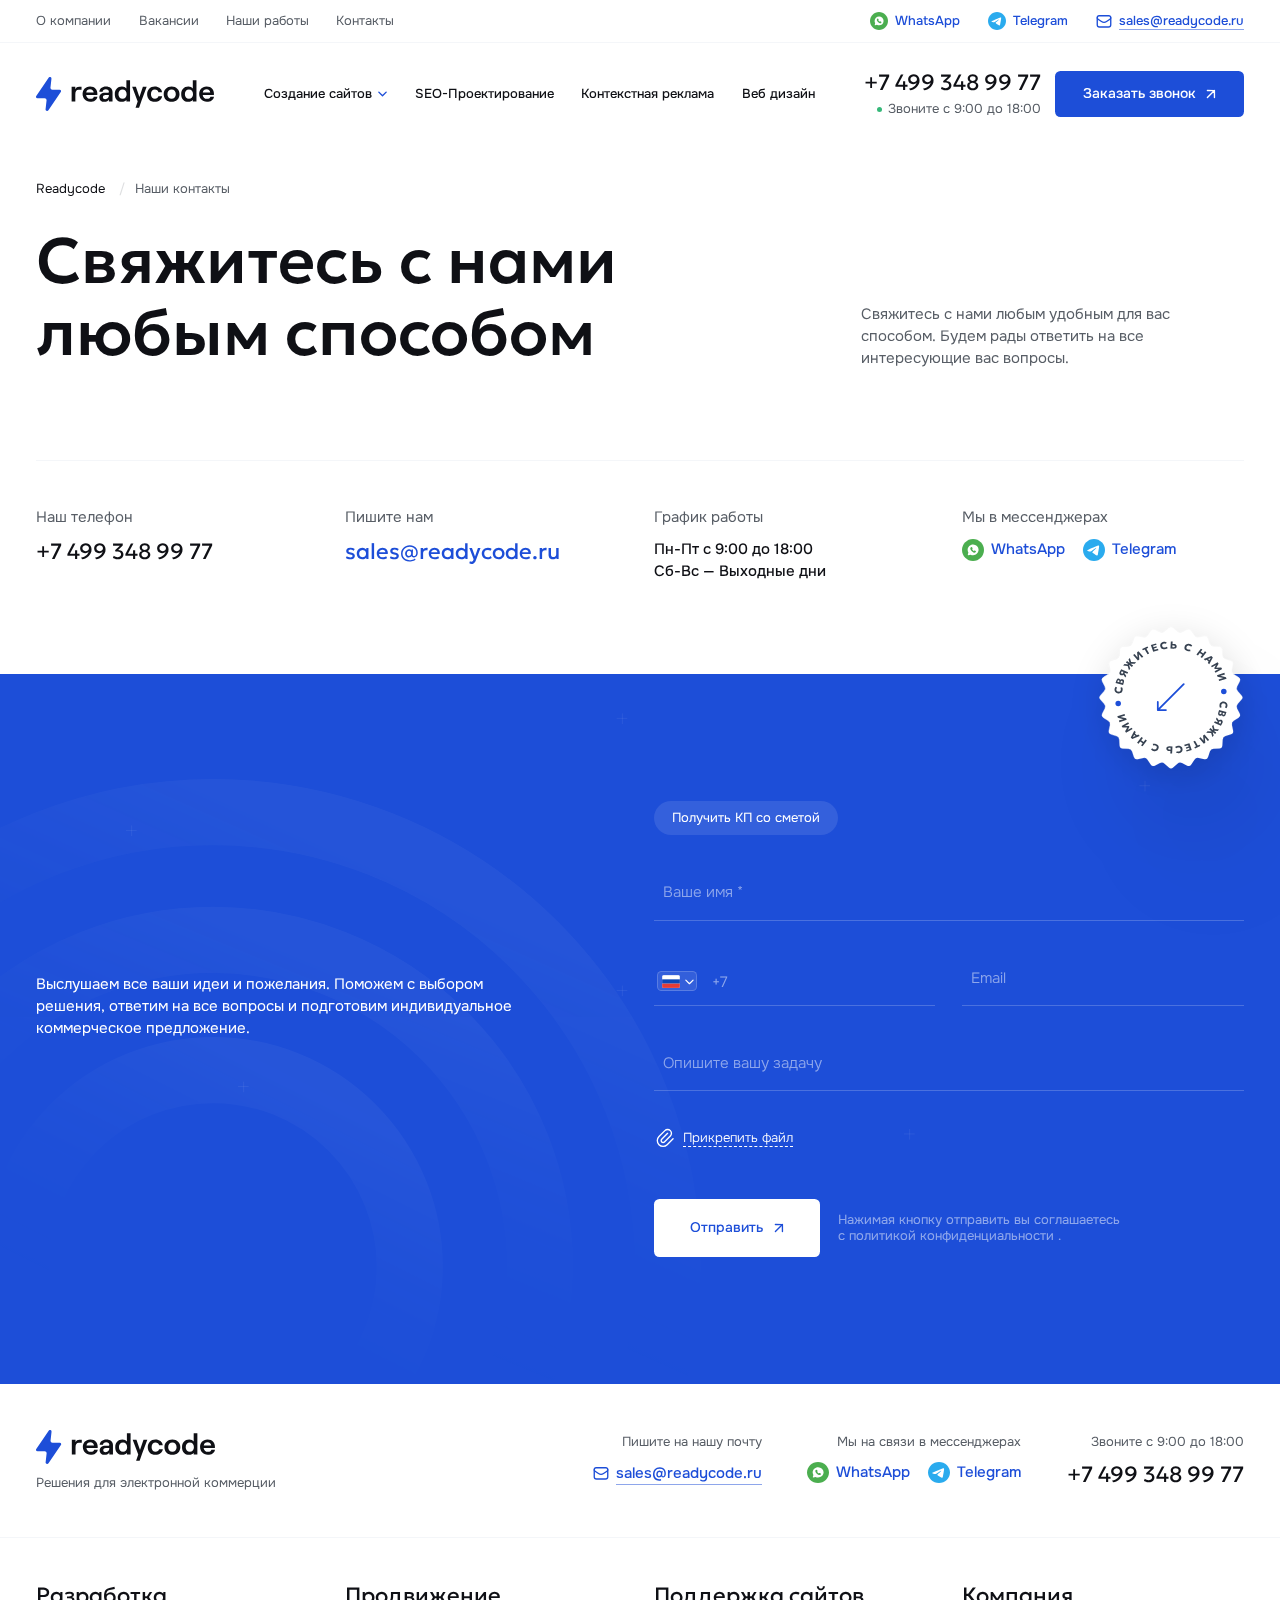
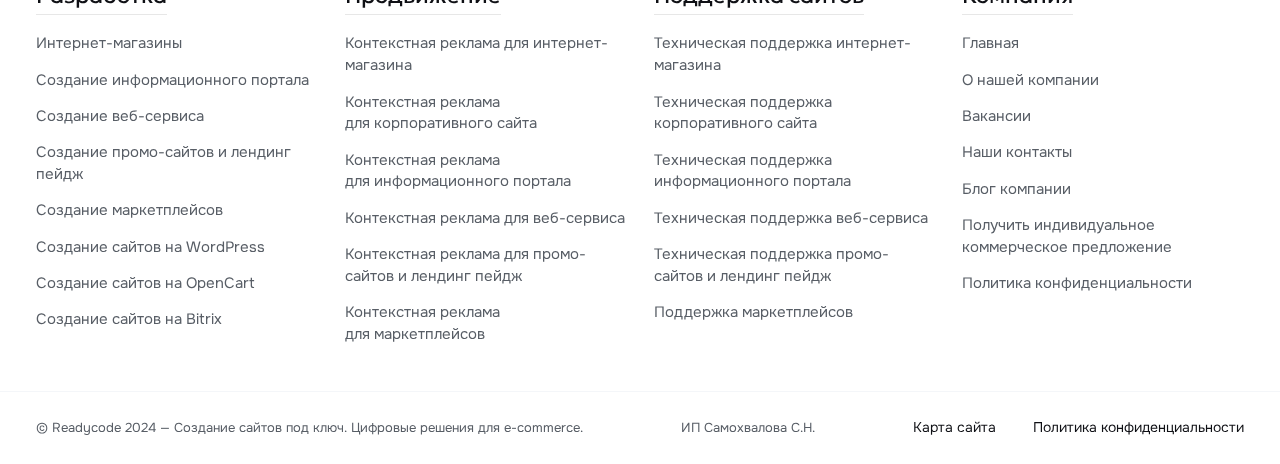
<file: contacts.html>
<!DOCTYPE html>
<html lang="ru">

<head>
    <meta charset="UTF-8">
    <meta name="viewport" content="width=device-width, initial-scale=1.0">
    <meta name="description" content="">
    <meta name="keywords" content="">
    <link rel="preload" as="font" href="fonts/Geologica-Regular.woff2">
    <link rel="preload" as="font" href="fonts/Geologica-Medium.woff2">
    <link rel="preload" as="font" href="fonts/Onest-Light.woff2">
    <link rel="preload" as="font" href="fonts/Onest-Regular.woff2">
    <link rel="preload" as="font" href="fonts/Onest-Medium.woff2">
    <link rel="preload" as="font" href="fonts/Onest-Bold.woff2">
    <link rel="preload" as="font" href="fonts/Onest-ExtraBold.woff2">
    <link rel="stylesheet" href="css/libs.min.css">
    <link rel="stylesheet" href="css/style.min.css">
    <title>Наши контакты</title>
</head>
<style>

</style>


<body class="m-page">
    <div class="wrapper" id="butter">
        <header class="header">
            <div class="header-top">
                <div class="container">
                    <div class="header-top__inner">
                        <nav class="nav">
                            <ul>
                                <li class="menu-item"><a href="">О компании</a></li>
                                <li class="menu-item"><a href="">Вакансии</a></li>
                                <li class="menu-item"><a href="">Наши работы</a></li>
                                <li class="menu-item"><a href="">Контакты</a></li>
                            </ul>
                        </nav>
                        <div class="header-contacts">
                            <div class="socials">
                                <a href="" class="socials__item">
                                    <img src="img/WhatsApp.svg" alt="WhatsApp">
                                    <span class="comm">WhatsApp</span>
                                </a>
                                <a href="" class="socials__item">
                                    <img src="img/Telegram.svg" alt="Telegram">
                                    <span class="comm">Telegram</span>
                                </a>
                            </div>
                            <a href="mailto:sales@readycode.ru" class="header-contacts__email m-link">
                                <img src="img/mail.svg" alt="Mail">
                                <span class="comm">sales@readycode.ru</span>
                            </a>
                            <a href="tel:+74993489977" class="header-contacts__phone">
                                <img src="img/phone.svg" alt="Phone">
                            </a>
                        </div>
                    </div>
                </div>
            </div>

            <div class="header-bottom">
                <div class="container">
                    <div class="header-bottom__inner">
                        <a href="" class="header__logo">
                            <img src="img/logo.svg" alt="Логотип">
                        </a>

                        <nav class="nav2">
                            <ul>
                                <li class="menu-item menu-item-has-children">
                                    <a href="">Создание сайтов</a>
                                    <ul>
                                        <li><a href="">Разработка интернет-магазина</a></li>
                                        <li><a href="">Разработка корпоративных сайтов</a></li>
                                        <li><a href="">Разработка Landing Page</a></li>
                                        <li><a href="">Разработка веб-сервисов</a></li>
                                        <li><a href="">Разработка информационных порталов</a></li>
                                    </ul>
                                </li>
                                <li class="menu-item"><a href="">SEO-Проектирование</a></li>
                                <li class="menu-item"><a href="">Контекстная реклама</a></li>
                                <li class="menu-item"><a href="">Веб дизайн</a></li>
                            </ul>
                        </nav>

                        <div class="header-action">
                            <div class="header-contacts2">
                                <div class="h5">
                                    <a href="">+7 499 348 99 77</a>
                                </div>
                                <div class="header-contacts2__time">
                                    <div class="comm gray-text">
                                        Звоните с 9:00 до 18:00
                                    </div>
                                </div>
                            </div>

                            <button class="header-action__btn m-btn _small m-btn-blue">
                                <span>Заказать звонок</span>
                                <img src="img/arrow-white.svg" alt="">
                                <span class="_animate-span"></span>
                            </button>
                            <button class="burger _toggle-menu">
                                <img class="_view1" src="img/burger.svg" alt="">
                                <img class="_view2" src="img/burger2.svg" alt="">
                            </button>
                        </div>
                    </div>
                </div>
            </div>


            <div class="menu">
                <div class="menu__bg _toggle-menu"></div>
                <div class="menu__dialog">
                    <div class="menu__top">
                        <a href="" class="header__logo">
                            <img src="img/logo.svg" alt="Логотип">
                        </a>
                        <button class="menu__close _toggle-menu">
                            <img src="img/close3.svg" alt="Закрыть">
                        </button>
                    </div>

                    <div class="menu__scroll">
                        <div class="menu-nav">
                            <div class="menu-nav__item">
                                <img src="img/menu-icon.svg" class="menu-nav__icon" alt="">
                                <div class="menu-nav__content">
                                    <a href="" class="menu-nav__title">Создание сайтов</a>
                                    <ul class="menu-nav__list">
                                        <li><a href="">Разработка интернет-магазина</a></li>
                                        <li><a href="">Разработка корпоративных сайтов</a></li>
                                        <li><a href="">Разработка промо-страниц</a></li>
                                    </ul>
                                </div>
                            </div>
                            <div class="menu-nav__item">
                                <img src="img/menu-icon2.svg" class="menu-nav__icon" alt="">
                                <div class="menu-nav__content">
                                    <a href="" class="menu-nav__title">SEO-Продвижение</a>
                                </div>
                            </div>
                            <div class="menu-nav__item">
                                <img src="img/menu-icon3.svg" class="menu-nav__icon" alt="">
                                <div class="menu-nav__content">
                                    <a href="" class="menu-nav__title">Контекстная реклама</a>
                                </div>
                            </div>
                            <div class="menu-nav__item">
                                <img src="img/menu-icon4.svg" class="menu-nav__icon" alt="">
                                <div class="menu-nav__content">
                                    <a href="" class="menu-nav__title">Поддержка сайта</a>
                                </div>
                            </div>
                            <div class="menu-nav__item">
                                <img src="img/menu-icon5.svg" class="menu-nav__icon" alt="">
                                <div class="menu-nav__content">
                                    <a href="" class="menu-nav__title">Веб дизайн</a>
                                </div>
                            </div>
                            <div class="menu-nav__item">
                                <img src="img/menu-icon6.svg" class="menu-nav__icon" alt="">
                                <div class="menu-nav__content">
                                    <a href="" class="menu-nav__title">Наши работы</a>
                                </div>
                            </div>
                        </div>

                        <nav class="menu-nav2">
                            <ul>
                                <li class="menu-item"><a href="">О компании</a></li>
                                <li class="menu-item"><a href="">Вакансии</a></li>
                                <li class="menu-item"><a href="">Контакты</a></li>
                            </ul>
                        </nav>
                    </div>

                    <div class="menu__bottom">
                        <div class="menu-contacts">
                            <div class="comm gray-text">
                                Звоните с 9:00 до 18:00
                            </div>
                            <div class="h5">
                                <a href="">+7 499 348 99 77</a>
                            </div>
                        </div>
                        <div class="menu-contacts2">
                            <div class="socials">
                                <a href="" class="socials__item">
                                    <img src="img/WhatsApp.svg" alt="WhatsApp">
                                    <span class="p">WhatsApp</span>
                                </a>
                                <a href="" class="socials__item">
                                    <img src="img/Telegram.svg" alt="WhatsApp">
                                    <span class="p">Telegram</span>
                                </a>
                            </div>

                            <a href="mailto:sales@readycode.ru" class="menu-contacts2__email m-link">
                                <span class="p">sales@readycode.ru</span>
                            </a>
                        </div>
                    </div>
                </div>
            </div>

        </header>
        <main class="content">

            <div class="breadcrumbs">
                <div class="container">
                    <div class="breadcrumbs__items">
                        <a href="" class="breadcrumbs__item"><span>Readycode</span></a>
                        <div class="breadcrumbs__item"><span>Наши контакты</span></div>
                    </div>
                </div>
            </div>

            <div class="contacts-page page-block">
                <div class="container">
                    <div class="info-block">
                        <h1 class="h1 m-title">
                            <span class='heading-line'>
                                <span class='heading-line__inner'>
                                    Свяжитесь с нами
                                </span>
                            </span>
                            <span class='heading-line'>
                                <span class='heading-line__inner'>
                                    любым способом
                                </span>
                            </span>
                        </h1>
                        <div class="p gray-text">
                            Свяжитесь с нами любым удобным для вас способом. Будем рады ответить на все интересующие вас вопросы.
                        </div>
                    </div>

                    <div class="contacts-info grid4">
                        <div class="contacts-item">
                            <div class="p gray-text">
                                Наш телефон
                            </div>
                            <div class="contacts-item__bottom">
                                <a href="tel:+74993489977" class="contacts-item__phone h5">
                                    +7 499 348 99 77
                                </a>
                            </div>
                        </div>
                        <div class="contacts-item">
                            <div class="p gray-text">
                                Пишите нам
                            </div>
                            <div class="contacts-item__bottom">
                                <a href="mailto:sales@readycode.ru" class="contacts-item__email h5">
                                    sales@readycode.ru
                                </a>
                            </div>
                        </div>
                        <div class="contacts-item">
                            <div class="p gray-text">
                                График работы
                            </div>
                            <div class="contacts-item__bottom">
                                <div class="contacts-item__work-time p medium-text">
                                    Пн-Пт с 9:00 до 18:00 <br>
                                    Сб-Вс — Выходные дни
                                </div>
                            </div>
                        </div>
                        <div class="contacts-item">
                            <div class="p gray-text">
                                Мы в мессенджерах
                            </div>
                            <div class="contacts-item__bottom">
                                <div class="socials">
                                    <a href="" class="socials__item">
                                        <img src="img/WhatsApp.svg" alt="WhatsApp">
                                        <span class="p">WhatsApp</span>
                                    </a>
                                    <a href="" class="socials__item">
                                        <img src="img/Telegram.svg" alt="WhatsApp">
                                        <span class="p">Telegram</span>
                                    </a>
                                </div>

                            </div>
                        </div>
                    </div>
                </div>
            </div>

            <div class="contacts parallax-container">
                <div class="container">
                    <div class="contacts__grid grid2 grid2-tablet">
                        <div class="contacts__col">
                            <div class="contacts__info">
                                <div class="h2 m-title">
                                    <span class='heading-line'><span class='heading-line__inner'>Готовы к сотрудничеству</span></span>
                                    <span class='heading-line'><span class='heading-line__inner'>и совместному созданию</span></span>
                                    <span class='heading-line'><span class='heading-line__inner'>успешных проектов</span></span>
                                </div>
                                <div class="contacts__desc">
                                    <div class="p">
                                        Выслушаем все ваши идеи и пожелания. Поможем с выбором решения, ответим на все вопросы и подготовим индивидуальное коммерческое предложение.
                                    </div>
                                </div>
                            </div>
                        </div>
                        <div class="contacts__col">
                            <div class="m-badge">
                                <span class="comm">Получить КП со сметой</span>
                            </div>
                            <form action="" class="contacts-form grid2">
                                <fieldset class="fg fg-white _full">
                                    <input type="text">
                                    <label>Ваше имя *</label>
                                </fieldset>
                                <div class="phone-field ">
                                    <fieldset class="fg fg-white">
                                        <input type="tel">
                                    </fieldset>
                                    <div class="phone-field__toggle">
                                        <img src="img/rus.svg" alt="" class="phone-field__flag">
                                        <svg class="phone-field__arrow" width="12" height="12" viewBox="0 0 12 12" fill="none" xmlns="http://www.w3.org/2000/svg">
                                            <path d="M2 4.5L6 8.5L10 4.5" stroke="white" stroke-width="1.3" stroke-linecap="round" stroke-linejoin="round" />
                                        </svg>
                                    </div>
                                    <div class="phone-field__dropdown">
                                        <div class="phone-field__items">
                                            <div class="phone-country _active" data-mask="+7 ddd ddd-dddd" data-mask-placeholder="+7">
                                                <img src="img/rus.svg" alt="" class="phone-field__flag">
                                                <span class="phone-field__code">
        +7
    </span>
                                                <span class="phone-field__country">
        Россия
    </span>
                                            </div>

                                            <div class="phone-country " data-mask="+420 ddd ddd ddd" data-mask-placeholder="+420">
                                                <img src="img/czech.svg" alt="" class="phone-field__flag">
                                                <span class="phone-field__code">
        +420
    </span>
                                                <span class="phone-field__country">
        Czech
    </span>
                                            </div>

                                            <div class="phone-country " data-mask="+971 ddd ddd-dddd" data-mask-placeholder="+971">
                                                <img src="img/UAE.svg" alt="" class="phone-field__flag">
                                                <span class="phone-field__code">
        +971
    </span>
                                                <span class="phone-field__country">
        UAE
    </span>
                                            </div>

                                            <div class="phone-country " data-mask="+43 dddd dddddd" data-mask-placeholder="+43">
                                                <img src="img/Austria.svg" alt="" class="phone-field__flag">
                                                <span class="phone-field__code">
        +43
    </span>
                                                <span class="phone-field__country">
        Austria
    </span>
                                            </div>

                                            <div class="phone-country " data-mask="+32 dddd dd dd dd" data-mask-placeholder="+32">
                                                <img src="img/Belgium.svg" alt="" class="phone-field__flag">
                                                <span class="phone-field__code">
        +32
    </span>
                                                <span class="phone-field__country">
        Belgium
    </span>
                                            </div>

                                            <div class="phone-country " data-mask="+36 dd ddd dddd" data-mask-placeholder="+36">
                                                <img src="img/Hungary.svg" alt="" class="phone-field__flag">
                                                <span class="phone-field__code">
        +36
    </span>
                                                <span class="phone-field__country">
        Hungary
    </span>
                                            </div>

                                        </div>
                                    </div>
                                </div>

                                <fieldset class="fg fg-white">
                                    <input type="text">
                                    <label>Email</label>
                                </fieldset>
                                <fieldset class="fg fg-white _full">
                                    <input type="text">
                                    <label>Опишите вашу задачу</label>
                                </fieldset>

                                <div class="contacts-form__files _full">
                                    <div class="file-input _white">
                                        <div class="file-input__wrap">
                                            <div class="custom-file-container" data-upload-id="file-input"></div>
                                            <div class="file-input__inner">
                                                <div class="file-input__btn">
                                                    <svg width="24" height="24" viewBox="0 0 24 24" fill="none" xmlns="http://www.w3.org/2000/svg">
                                                        <path d="M14.9999 6.99996L8.49995 13.5C8.10212 13.8978 7.87863 14.4374 7.87863 15C7.87863 15.5626 8.10212 16.1021 8.49995 16.5C8.89777 16.8978 9.43734 17.1213 9.99995 17.1213C10.5626 17.1213 11.1021 16.8978 11.4999 16.5L17.9999 9.99996C18.7956 9.20432 19.2426 8.12518 19.2426 6.99996C19.2426 5.87475 18.7956 4.79561 17.9999 3.99996C17.2043 3.20432 16.1252 2.75732 14.9999 2.75732C13.8747 2.75732 12.7956 3.20432 11.9999 3.99996L5.49995 10.5C4.30647 11.6934 3.63599 13.3121 3.63599 15C3.63599 16.6878 4.30647 18.3065 5.49995 19.5C6.69342 20.6934 8.31212 21.3639 9.99995 21.3639C11.6878 21.3639 13.3065 20.6934 14.4999 19.5L20.9999 13" stroke="#0F1015" stroke-width="1.5" stroke-linecap="round" stroke-linejoin="round" />
                                                    </svg>
                                                </div>
                                                <div class="file-input__title">
                                                    Прикрепить файл
                                                </div>
                                            </div>
                                        </div>
                                    </div>

                                </div>

                                <div class="contacts-form__bottom _full">
                                    <button class="contacts-form__btn m-btn m-btn-white">
                                        <span>Отправить</span>
                                        <svg width="11" height="11" viewBox="0 0 11 11" fill="none" xmlns="http://www.w3.org/2000/svg">
                                            <path d="M9.25231 1.7478L1.55396 9.44615" stroke="#1D4ED8" stroke-width="1.5" stroke-linecap="round" stroke-linejoin="round"></path>
                                            <path d="M1.53931 1.69238L9.25223 1.74676L9.30772 9.46079" stroke="#1D4ED8" stroke-width="1.5" stroke-linecap="round" stroke-linejoin="round"></path>
                                        </svg>
                                        <span class="_animate-span"></span>
                                    </button>
                                    <div class="contacts-form__hint">
                                        <div class="comm">
                                            Нажимая кнопку отправить вы соглашаетесь с <a href="" class="white-link">политикой конфиденциальности</a> .
                                        </div>
                                    </div>
                                </div>
                            </form>
                        </div>
                        <div class="contacts__hint">
                            <img src="img/hint.svg" alt="" class="contacts__hint-img">
                            <img src="img/arrow2.svg" alt="" class="contacts__hint-arrow">
                        </div>
                    </div>
                </div>
                <div class="contacts__bg parallax-item"></div>

            </div>

        </main>
        <footer class="footer">
            <div class="footer-top">
                <div class="container">
                    <div class="footer-top__inner">
                        <div class="footer-info">
                            <a href="" class="footer-info__logo">
                                <img src="img/logo.svg" alt="">
                            </a>
                            <div class="comm gray-text">
                                Решения для электронной коммерции
                            </div>
                        </div>
                        <div class="footer-contacts">
                            <div class="footer-contacts__item">
                                <div class="comm gray-text">
                                    Пишите на нашу почту
                                </div>
                                <div class="footer-contacts__content">
                                    <a href="mailto:sales@readycode.ru" class="m-link">
                                        <img src="img/mail.svg" alt="Mail">
                                        <span class="p">sales@readycode.ru</span>
                                    </a>
                                </div>
                            </div>
                            <div class="footer-contacts__item _socials">
                                <div class="comm gray-text">
                                    Мы на связи в мессенджерах
                                </div>
                                <div class="footer-contacts__content">
                                    <div class="socials">
                                        <a href="" class="socials__item">
                                            <img src="img/WhatsApp.svg" alt="WhatsApp">
                                            <span class="p">WhatsApp</span>
                                        </a>
                                        <a href="" class="socials__item">
                                            <img src="img/Telegram.svg" alt="WhatsApp">
                                            <span class="p">Telegram</span>
                                        </a>
                                    </div>

                                </div>
                            </div>
                            <div class="footer-contacts__item _phone">
                                <div class="comm gray-text">
                                    Звоните с 9:00 до 18:00
                                </div>
                                <div class="footer-contacts__content">
                                    <div class="h5">
                                        <a class="footer-contacts__phone" href="">+7 499 348 99 77</a>
                                    </div>
                                </div>
                            </div>
                        </div>
                    </div>
                </div>
            </div>

            <div class="footer-middle">
                <div class="container">
                    <div class="footer-middle__inner grid4 grid2-tablet grid-mob">
                        <div class="footer-nav">
                            <div class="footer-nav__show">
                                <div class="footer-nav__title">
                                    <span class="h5">
                            Разработка
                        </span>
                                </div>
                                <button class="footer-nav__btn">
                                    <img src="img/arrow-bottom.svg" alt="">
                                </button>
                            </div>
                            <div class="footer-nav__hidden">
                                <div class="footer-nav__links">
                                    <a href="" class="footer-nav__link"><span>Интернет-магазины</span></a>
                                    <a href="" class="footer-nav__link"><span>Создание информационного портала</span></a>
                                    <a href="" class="footer-nav__link"><span>Создание веб-сервиса</span></a>
                                    <a href="" class="footer-nav__link"><span>Создание промо-сайтов и лендинг пейдж</span></a>
                                    <a href="" class="footer-nav__link"><span>Создание маркетплейсов</span></a>
                                    <a href="" class="footer-nav__link"><span>Создание сайтов на WordPress</span></a>
                                    <a href="" class="footer-nav__link"><span>Создание сайтов на OpenCart</span></a>
                                    <a href="" class="footer-nav__link"><span>Создание сайтов на Bitrix</span></a>
                                </div>
                            </div>
                        </div>
                        <div class="footer-nav">
                            <div class="footer-nav__show">
                                <div class="footer-nav__title">
                                    <span class="h5">
                            Продвижение
                        </span>
                                </div>
                                <button class="footer-nav__btn">
                                    <img src="img/arrow-bottom.svg" alt="">
                                </button>
                            </div>
                            <div class="footer-nav__hidden">
                                <div class="footer-nav__links">
                                    <a href="" class="footer-nav__link"><span>Контекстная реклама для интернет-магазина</span></a>
                                    <a href="" class="footer-nav__link"><span>Контекстная реклама для корпоративного сайта</span></a>
                                    <a href="" class="footer-nav__link"><span>Контекстная реклама для информационного портала</span></a>
                                    <a href="" class="footer-nav__link"><span>Контекстная реклама для веб-сервиса</span></a>
                                    <a href="" class="footer-nav__link"><span>Контекстная реклама для промо-сайтов и лендинг пейдж</span></a>
                                    <a href="" class="footer-nav__link"><span>Контекстная реклама для маркетплейсов</span></a>
                                </div>
                            </div>
                        </div>
                        <div class="footer-nav">
                            <div class="footer-nav__show">
                                <div class="footer-nav__title">
                                    <span class="h5">
                            Поддержка сайтов
                        </span>
                                </div>
                                <button class="footer-nav__btn">
                                    <img src="img/arrow-bottom.svg" alt="">
                                </button>
                            </div>
                            <div class="footer-nav__hidden">
                                <div class="footer-nav__links">
                                    <a href="" class="footer-nav__link"><span>Техническая поддержка интернет-магазина</span></a>
                                    <a href="" class="footer-nav__link"><span>Техническая поддержка корпоративного сайта</span></a>
                                    <a href="" class="footer-nav__link"><span>Техническая поддержка информационного портала</span></a>
                                    <a href="" class="footer-nav__link"><span>Техническая поддержка веб-сервиса</span></a>
                                    <a href="" class="footer-nav__link"><span>Техническая поддержка промо-сайтов и лендинг пейдж</span></a>
                                    <a href="" class="footer-nav__link"><span>Поддержка маркетплейсов</span></a>
                                </div>
                            </div>
                        </div>
                        <div class="footer-nav">
                            <div class="footer-nav__show">
                                <div class="footer-nav__title">
                                    <span class="h5">
                            Компания
                        </span>
                                </div>
                                <button class="footer-nav__btn">
                                    <img src="img/arrow-bottom.svg" alt="">
                                </button>
                            </div>
                            <div class="footer-nav__hidden">
                                <div class="footer-nav__links">
                                    <a href="" class="footer-nav__link"><span>Главная</span></a>
                                    <a href="" class="footer-nav__link"><span>О нашей компании</span></a>
                                    <a href="" class="footer-nav__link"><span>Вакансии</span></a>
                                    <a href="" class="footer-nav__link"><span>Наши контакты</span></a>
                                    <a href="" class="footer-nav__link"><span>Блог компании</span></a>
                                    <a href="" class="footer-nav__link"><span>Получить индивидуальное коммерческое предложение</span></a>
                                    <a href="" class="footer-nav__link"><span>Политика конфиденциальности</span></a>
                                </div>
                            </div>
                        </div>
                    </div>
                </div>
            </div>

            <div class="footer-bottom">
                <div class="container">
                    <div class="footer-bottom__inner">
                        <div class="footer-bottom__c">
                            <div class="comm gray-text">
                                © Readycode 2024 — Создание сайтов под ключ. Цифровые решения для e-commerce.
                            </div>
                        </div>
                        <div class="footer-bottom__owner">
                            <div class="comm gray-text">
                                ИП Самохвалова С.Н.
                            </div>
                        </div>
                        <div class="footer-bottom__links">
                            <a href="" class="footer-bottom__link"><span>Карта сайта</span></a>
                            <a href="" class="footer-bottom__link"><span>Политика конфиденциальности</span></a>
                        </div>
                    </div>
                </div>
            </div>

        </footer>
    </div>

    <script src="js/butter.js"></script>
    <script src="js/libs.min.js"></script>
    <script src="js/main.min.js"></script>

</body>

</html>
</file>
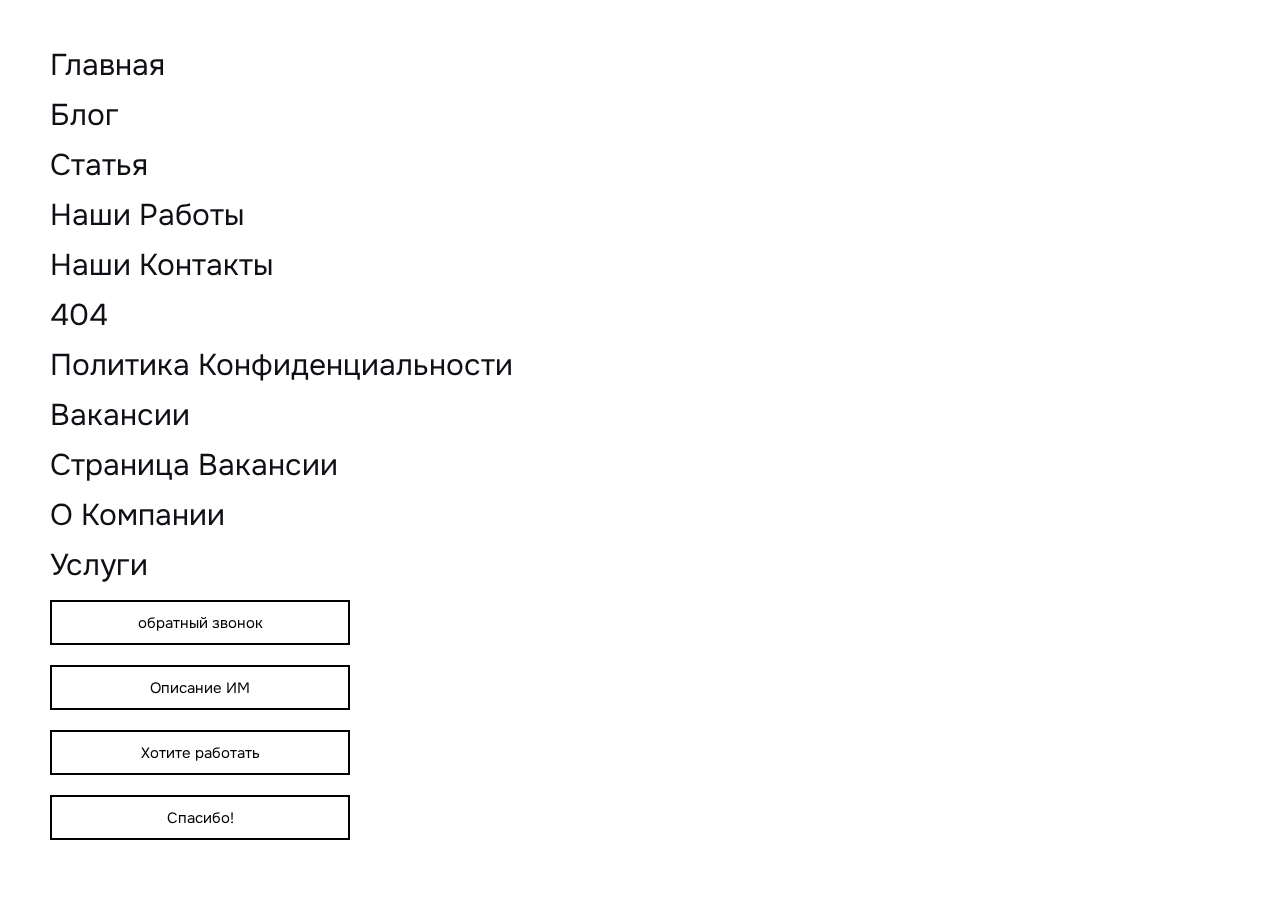
<file: nav.html>
<!DOCTYPE html>
<html lang="ru">

<head>
    <meta charset="UTF-8">
    <meta name="viewport" content="width=device-width, initial-scale=1.0">
    <meta name="description" content="">
    <meta name="keywords" content="">
    <link rel="preload" as="font" href="fonts/Geologica-Regular.woff2">
    <link rel="preload" as="font" href="fonts/Geologica-Medium.woff2">
    <link rel="preload" as="font" href="fonts/Onest-Light.woff2">
    <link rel="preload" as="font" href="fonts/Onest-Regular.woff2">
    <link rel="preload" as="font" href="fonts/Onest-Medium.woff2">
    <link rel="preload" as="font" href="fonts/Onest-Bold.woff2">
    <link rel="preload" as="font" href="fonts/Onest-ExtraBold.woff2">
    <link rel="stylesheet" href="css/libs.min.css">
    <link rel="stylesheet" href="css/style.min.css">
    <title>Главная</title>
</head>
<style>

</style>



<style>
    .wrapper a {
        font-size: 30px;
        text-transform: capitalize;
    }

    .wrapper button {
        margin-bottom: 25px;
        width: 300px;
        height: 45px;
    }
</style>

<body class="m-page">

    <div class="wrapper" id="butter" style="padding: 50px;">
        <a href="index.html" style="display: block; margin-bottom: 20px;">
            Главная
        </a>
        <a href="blog.html" style="display: block; margin-bottom: 20px;">
            Блог
        </a>
        <a href="blog-item.html" style="display: block; margin-bottom: 20px;">
            Статья
        </a>
        <a href="works.html" style="display: block; margin-bottom: 20px;">
            Наши работы
        </a>
        <a href="contacts.html" style="display: block; margin-bottom: 20px;">
            Наши контакты
        </a>
        <a href="404.html" style="display: block; margin-bottom: 20px;">
            404
        </a>
        <a href="conf.html" style="display: block; margin-bottom: 20px;">
            Политика конфиденциальности
        </a>
        <a href="vacancies.html" style="display: block; margin-bottom: 20px;">
            Вакансии
        </a>
        <a href="vacancy-item.html" style="display: block; margin-bottom: 20px;">
            Страница вакансии
        </a>
        <a href="about.html" style="display: block; margin-bottom: 20px;">
            О компании
        </a>
        <a href="service-item.html" style="display: block; margin-bottom: 20px;">
            Услуги
        </a>




        <button data-modal="callModal" style="border: 2px solid #000;margin-bottom: 20px;">
            обратный звонок
        </button>
        <button data-modal="descModal" style="border: 2px solid #000;margin-bottom: 20px;">
            Описание ИМ
        </button>
        <button data-modal="vacancyModal" style="border: 2px solid #000;margin-bottom: 20px;">
            Хотите работать
        </button>
        <button data-modal="thankModal" style="border: 2px solid #000;margin-bottom: 20px;">
            Спасибо!
        </button>



    </div>







    <div class="modal" id="callModal">
        <div class="container">
            <div class="modal__top">
                <a href="" class="modal__logo">
                    <img src="img/logo.svg" alt="">
                </a>
                <button class="modal__close _close-modal">
                    <span class="comm">Закрыть</span>
                    <svg width="44" height="44" viewBox="0 0 44 44" fill="none" xmlns="http://www.w3.org/2000/svg">
                        <g opacity="0.7" clip-path="url(#clip0_10_1112)">
                            <path d="M33 11L11 33" stroke="#0F1015" stroke-width="2" stroke-linecap="round" stroke-linejoin="round" />
                            <path d="M11 11L33 33" stroke="#0F1015" stroke-width="2" stroke-linecap="round" stroke-linejoin="round" />
                        </g>
                    </svg>
                </button>
            </div>


            <div class="modal-info">
                <div class="h1">
                    Оставьте заявку
                    на <span>обратный звонок</span>
                </div>
                <div class="modal-info__desc">
                    <div class="p gray-text">
                        Оставьте свои контакты и наш менеджер вам перезвонит
                    </div>
                </div>
            </div>

            <form action="" class="modal-form">
                <div class="phone-field _black">
                    <fieldset class="fg ">
                        <input type="tel">
                    </fieldset>
                    <div class="phone-field__toggle">
                        <img src="img/rus.svg" alt="" class="phone-field__flag">
                        <svg class="phone-field__arrow" width="12" height="12" viewBox="0 0 12 12" fill="none" xmlns="http://www.w3.org/2000/svg">
                            <path d="M2 4.5L6 8.5L10 4.5" stroke="white" stroke-width="1.3" stroke-linecap="round" stroke-linejoin="round" />
                        </svg>
                    </div>
                    <div class="phone-field__dropdown">
                        <div class="phone-field__items">
                            <div class="phone-country _active" data-mask="+7 ddd ddd-dddd" data-mask-placeholder="+7">
                                <img src="img/rus.svg" alt="" class="phone-field__flag">
                                <span class="phone-field__code">
        +7
    </span>
                                <span class="phone-field__country">
        Россия
    </span>
                            </div>

                            <div class="phone-country " data-mask="+420 ddd ddd ddd" data-mask-placeholder="+420">
                                <img src="img/czech.svg" alt="" class="phone-field__flag">
                                <span class="phone-field__code">
        +420
    </span>
                                <span class="phone-field__country">
        Czech
    </span>
                            </div>

                            <div class="phone-country " data-mask="+971 ddd ddd-dddd" data-mask-placeholder="+971">
                                <img src="img/UAE.svg" alt="" class="phone-field__flag">
                                <span class="phone-field__code">
        +971
    </span>
                                <span class="phone-field__country">
        UAE
    </span>
                            </div>

                            <div class="phone-country " data-mask="+43 dddd dddddd" data-mask-placeholder="+43">
                                <img src="img/Austria.svg" alt="" class="phone-field__flag">
                                <span class="phone-field__code">
        +43
    </span>
                                <span class="phone-field__country">
        Austria
    </span>
                            </div>

                            <div class="phone-country " data-mask="+32 dddd dd dd dd" data-mask-placeholder="+32">
                                <img src="img/Belgium.svg" alt="" class="phone-field__flag">
                                <span class="phone-field__code">
        +32
    </span>
                                <span class="phone-field__country">
        Belgium
    </span>
                            </div>

                            <div class="phone-country " data-mask="+36 dd ddd dddd" data-mask-placeholder="+36">
                                <img src="img/Hungary.svg" alt="" class="phone-field__flag">
                                <span class="phone-field__code">
        +36
    </span>
                                <span class="phone-field__country">
        Hungary
    </span>
                            </div>

                        </div>
                    </div>
                </div>

                <fieldset class="fg">
                    <input type="text">
                    <label>Email</label>
                </fieldset>

                <div class="modal-form__bottom _full">
                    <button class="modal-form__btn m-btn m-btn-blue">
                        <span>Оставить заявку</span>
                        <img src="img/arrow-white.svg" alt="">
                        <span class="_animate-span"></span>
                    </button>
                    <div class="modal-form__hint">
                        <div class="comm">
                            Нажимая кнопку отправить вы соглашаетесь с <a href="">политикой конфиденциальности</a> .
                        </div>
                    </div>
                </div>
            </form>
        </div>
    </div>

    <div class="modal" id="descModal">
        <div class="container">
            <div class="modal__top">
                <a href="" class="modal__logo">
                    <img src="img/logo.svg" alt="">
                </a>
                <button class="modal__close _close-modal">
                    <span class="comm">Закрыть</span>
                    <svg width="44" height="44" viewBox="0 0 44 44" fill="none" xmlns="http://www.w3.org/2000/svg">
                        <g opacity="0.7" clip-path="url(#clip0_10_1112)">
                            <path d="M33 11L11 33" stroke="#0F1015" stroke-width="2" stroke-linecap="round" stroke-linejoin="round" />
                            <path d="M11 11L33 33" stroke="#0F1015" stroke-width="2" stroke-linecap="round" stroke-linejoin="round" />
                        </g>
                    </svg>
                </button>
            </div>


            <div class="modal-info">
                <div class="h1">
                    Получить описание <span>интернет-магазина</span>
                </div>
                <div class="modal-info__desc">
                    <div class="p gray-text">
                        Чтобы получить подробное описание комплекта интернет-магазина — оставьте свои контактные данные. Наш менеджер свяжется с вами для обсуждения проекта и подготовит детальную смету в 2-х вариантах
                    </div>
                </div>
            </div>

            <form action="" class="modal-form">
                <div class="phone-field _black">
                    <fieldset class="fg ">
                        <input type="tel">
                    </fieldset>
                    <div class="phone-field__toggle">
                        <img src="img/rus.svg" alt="" class="phone-field__flag">
                        <svg class="phone-field__arrow" width="12" height="12" viewBox="0 0 12 12" fill="none" xmlns="http://www.w3.org/2000/svg">
                            <path d="M2 4.5L6 8.5L10 4.5" stroke="white" stroke-width="1.3" stroke-linecap="round" stroke-linejoin="round" />
                        </svg>
                    </div>
                    <div class="phone-field__dropdown">
                        <div class="phone-field__items">
                            <div class="phone-country _active" data-mask="+7 ddd ddd-dddd" data-mask-placeholder="+7">
                                <img src="img/rus.svg" alt="" class="phone-field__flag">
                                <span class="phone-field__code">
        +7
    </span>
                                <span class="phone-field__country">
        Россия
    </span>
                            </div>

                            <div class="phone-country " data-mask="+420 ddd ddd ddd" data-mask-placeholder="+420">
                                <img src="img/czech.svg" alt="" class="phone-field__flag">
                                <span class="phone-field__code">
        +420
    </span>
                                <span class="phone-field__country">
        Czech
    </span>
                            </div>

                            <div class="phone-country " data-mask="+971 ddd ddd-dddd" data-mask-placeholder="+971">
                                <img src="img/UAE.svg" alt="" class="phone-field__flag">
                                <span class="phone-field__code">
        +971
    </span>
                                <span class="phone-field__country">
        UAE
    </span>
                            </div>

                            <div class="phone-country " data-mask="+43 dddd dddddd" data-mask-placeholder="+43">
                                <img src="img/Austria.svg" alt="" class="phone-field__flag">
                                <span class="phone-field__code">
        +43
    </span>
                                <span class="phone-field__country">
        Austria
    </span>
                            </div>

                            <div class="phone-country " data-mask="+32 dddd dd dd dd" data-mask-placeholder="+32">
                                <img src="img/Belgium.svg" alt="" class="phone-field__flag">
                                <span class="phone-field__code">
        +32
    </span>
                                <span class="phone-field__country">
        Belgium
    </span>
                            </div>

                            <div class="phone-country " data-mask="+36 dd ddd dddd" data-mask-placeholder="+36">
                                <img src="img/Hungary.svg" alt="" class="phone-field__flag">
                                <span class="phone-field__code">
        +36
    </span>
                                <span class="phone-field__country">
        Hungary
    </span>
                            </div>

                        </div>
                    </div>
                </div>

                <fieldset class="fg">
                    <input type="text">
                    <label>Email</label>
                </fieldset>

                <div class="modal-form__bottom _full">
                    <button class="modal-form__btn m-btn m-btn-blue">
                        <span>Получить КП</span>
                        <img src="img/arrow-white.svg" alt="">
                        <span class="_animate-span"></span>
                    </button>
                    <div class="modal-form__hint">
                        <div class="comm">
                            Нажимая кнопку отправить вы соглашаетесь с <a href="">политикой конфиденциальности</a> .
                        </div>
                    </div>
                </div>
            </form>

            <div class="modal-socials">
                <div class="p gray-text">
                    Или напишите нам в мессенджеры:
                </div>
                <div class="socials">
                    <a href="" class="socials__item">
                        <img src="img/WhatsApp.svg" alt="WhatsApp">
                        <span class="p">WhatsApp</span>
                    </a>
                    <a href="" class="socials__item">
                        <img src="img/Telegram.svg" alt="WhatsApp">
                        <span class="p">Telegram</span>
                    </a>
                </div>

            </div>
        </div>
    </div>

    <div class="modal vacancy-modal" id="vacancyModal">
        <div class="container">
            <div class="modal__top">
                <a href="" class="modal__logo">
                    <img src="img/logo.svg" alt="">
                </a>
                <button class="modal__close _close-modal">
                    <span class="comm">Закрыть</span>
                    <svg width="44" height="44" viewBox="0 0 44 44" fill="none" xmlns="http://www.w3.org/2000/svg">
                        <g opacity="0.7" clip-path="url(#clip0_10_1112)">
                            <path d="M33 11L11 33" stroke="#0F1015" stroke-width="2" stroke-linecap="round" stroke-linejoin="round" />
                            <path d="M11 11L33 33" stroke="#0F1015" stroke-width="2" stroke-linecap="round" stroke-linejoin="round" />
                        </g>
                    </svg>
                </button>
            </div>


            <div class="modal-info">
                <div class="h1">
                    Хотите работать в <span>Readycode</span>?
                </div>
                <div class="modal-info__desc">
                    <div class="p gray-text">
                        Если ты талантливый и хочешь работать в дружной команде — Пиши нам! Мы всегда в поиске крутых профессионалов
                    </div>
                </div>
            </div>

            <form action="" class="modal-form">
                <fieldset class="fg _static">
                    <label>Привет, я</label>
                    <input type="text" placeholder="Ваше имя *">
                </fieldset>
                <div class="phone-item">
                    <div class="phone-item__title m-label">Мой телефон</div>
                    <div class="phone-field _black">
                        <fieldset class="fg _static">
                            <input type="tel">
                        </fieldset>
                        <div class="phone-field__toggle">
                            <img src="img/rus.svg" alt="" class="phone-field__flag">
                            <svg class="phone-field__arrow" width="12" height="12" viewBox="0 0 12 12" fill="none" xmlns="http://www.w3.org/2000/svg">
                                <path d="M2 4.5L6 8.5L10 4.5" stroke="white" stroke-width="1.3" stroke-linecap="round" stroke-linejoin="round" />
                            </svg>
                        </div>
                        <div class="phone-field__dropdown">
                            <div class="phone-field__items">
                                <div class="phone-country _active" data-mask="+7 ddd ddd-dddd" data-mask-placeholder="+7">
                                    <img src="img/rus.svg" alt="" class="phone-field__flag">
                                    <span class="phone-field__code">
        +7
    </span>
                                    <span class="phone-field__country">
        Россия
    </span>
                                </div>

                                <div class="phone-country " data-mask="+420 ddd ddd ddd" data-mask-placeholder="+420">
                                    <img src="img/czech.svg" alt="" class="phone-field__flag">
                                    <span class="phone-field__code">
        +420
    </span>
                                    <span class="phone-field__country">
        Czech
    </span>
                                </div>

                                <div class="phone-country " data-mask="+971 ddd ddd-dddd" data-mask-placeholder="+971">
                                    <img src="img/UAE.svg" alt="" class="phone-field__flag">
                                    <span class="phone-field__code">
        +971
    </span>
                                    <span class="phone-field__country">
        UAE
    </span>
                                </div>

                                <div class="phone-country " data-mask="+43 dddd dddddd" data-mask-placeholder="+43">
                                    <img src="img/Austria.svg" alt="" class="phone-field__flag">
                                    <span class="phone-field__code">
        +43
    </span>
                                    <span class="phone-field__country">
        Austria
    </span>
                                </div>

                                <div class="phone-country " data-mask="+32 dddd dd dd dd" data-mask-placeholder="+32">
                                    <img src="img/Belgium.svg" alt="" class="phone-field__flag">
                                    <span class="phone-field__code">
        +32
    </span>
                                    <span class="phone-field__country">
        Belgium
    </span>
                                </div>

                                <div class="phone-country " data-mask="+36 dd ddd dddd" data-mask-placeholder="+36">
                                    <img src="img/Hungary.svg" alt="" class="phone-field__flag">
                                    <span class="phone-field__code">
        +36
    </span>
                                    <span class="phone-field__country">
        Hungary
    </span>
                                </div>

                            </div>
                        </div>
                    </div>

                </div>
                <fieldset class="fg _static">
                    <label>Мой email</label>
                    <input type="email" placeholder="Email">
                </fieldset>

                <fieldset class="fg _full2 _static">
                    <label>Мои навыки</label>
                    <textarea placeholder="Кратко о ваших навыках"></textarea>
                </fieldset>

                <div class="contacts-form__files m-files _full">
                    <div class="m-files__title">
                        Моё резюме
                    </div>
                    <div class="file-input ">
                        <div class="file-input__wrap">
                            <div class="custom-file-container" data-upload-id="file-input"></div>
                            <div class="file-input__inner">
                                <div class="file-input__btn">
                                    <svg width="24" height="24" viewBox="0 0 24 24" fill="none" xmlns="http://www.w3.org/2000/svg">
                                        <path d="M14.9999 6.99996L8.49995 13.5C8.10212 13.8978 7.87863 14.4374 7.87863 15C7.87863 15.5626 8.10212 16.1021 8.49995 16.5C8.89777 16.8978 9.43734 17.1213 9.99995 17.1213C10.5626 17.1213 11.1021 16.8978 11.4999 16.5L17.9999 9.99996C18.7956 9.20432 19.2426 8.12518 19.2426 6.99996C19.2426 5.87475 18.7956 4.79561 17.9999 3.99996C17.2043 3.20432 16.1252 2.75732 14.9999 2.75732C13.8747 2.75732 12.7956 3.20432 11.9999 3.99996L5.49995 10.5C4.30647 11.6934 3.63599 13.3121 3.63599 15C3.63599 16.6878 4.30647 18.3065 5.49995 19.5C6.69342 20.6934 8.31212 21.3639 9.99995 21.3639C11.6878 21.3639 13.3065 20.6934 14.4999 19.5L20.9999 13" stroke="#0F1015" stroke-width="1.5" stroke-linecap="round" stroke-linejoin="round" />
                                    </svg>
                                </div>
                                <div class="file-input__title">
                                    Прикрепить резюме
                                </div>
                            </div>
                        </div>
                    </div>

                </div>

                <div class="modal-form__bottom _full">
                    <button class="modal-form__btn m-btn m-btn-blue">
                        <span>Оставить заявку</span>
                        <img src="img/arrow-white.svg" alt="">
                        <span class="_animate-span"></span>
                    </button>
                    <div class="modal-form__hint">
                        <div class="comm">
                            Нажимая кнопку отправить вы соглашаетесь с <a href="">политикой конфиденциальности</a> .
                        </div>
                    </div>
                </div>
            </form>
        </div>
    </div>

    <div class="modal" id="thankModal">
        <div class="container">
            <div class="modal__top">
                <a href="" class="modal__logo">
                    <img src="img/logo.svg" alt="">
                </a>
                <button class="modal__close _close-modal">
                    <span class="comm">Закрыть</span>
                    <svg width="44" height="44" viewBox="0 0 44 44" fill="none" xmlns="http://www.w3.org/2000/svg">
                        <g opacity="0.7" clip-path="url(#clip0_10_1112)">
                            <path d="M33 11L11 33" stroke="#0F1015" stroke-width="2" stroke-linecap="round" stroke-linejoin="round" />
                            <path d="M11 11L33 33" stroke="#0F1015" stroke-width="2" stroke-linecap="round" stroke-linejoin="round" />
                        </g>
                    </svg>
                </button>
            </div>


            <div class="modal-thank">
                <img src="img/check2.svg" alt="" class="modal-thank__icon">
                <div class="modal-info">
                    <div class="h1">
                        Спасибо!
                    </div>
                    <div class="modal-info__desc">
                        <div class="p gray-text">
                            Заявка успешно отправлена. Мы свяжемся с вами в ближайшее время по указанным контактам.
                        </div>
                    </div>
                </div>
                <div class="modal-thank__nav">
                    <button class="modal-form__btn _close-modal m-btn m-btn-blue">
                        <span>Вернуться на сайт</span>
                        <span class="_animate-span"></span>
                    </button>
                </div>
            </div>

        </div>
    </div>


    <!-- <div class="modal-backdrop show"></div> -->

    <!--  -->
    <script src="js/butter.js"></script>
    <script src="js/libs.min.js"></script>
    <script src="js/main.min.js"></script>

</body>

</html>
</file>
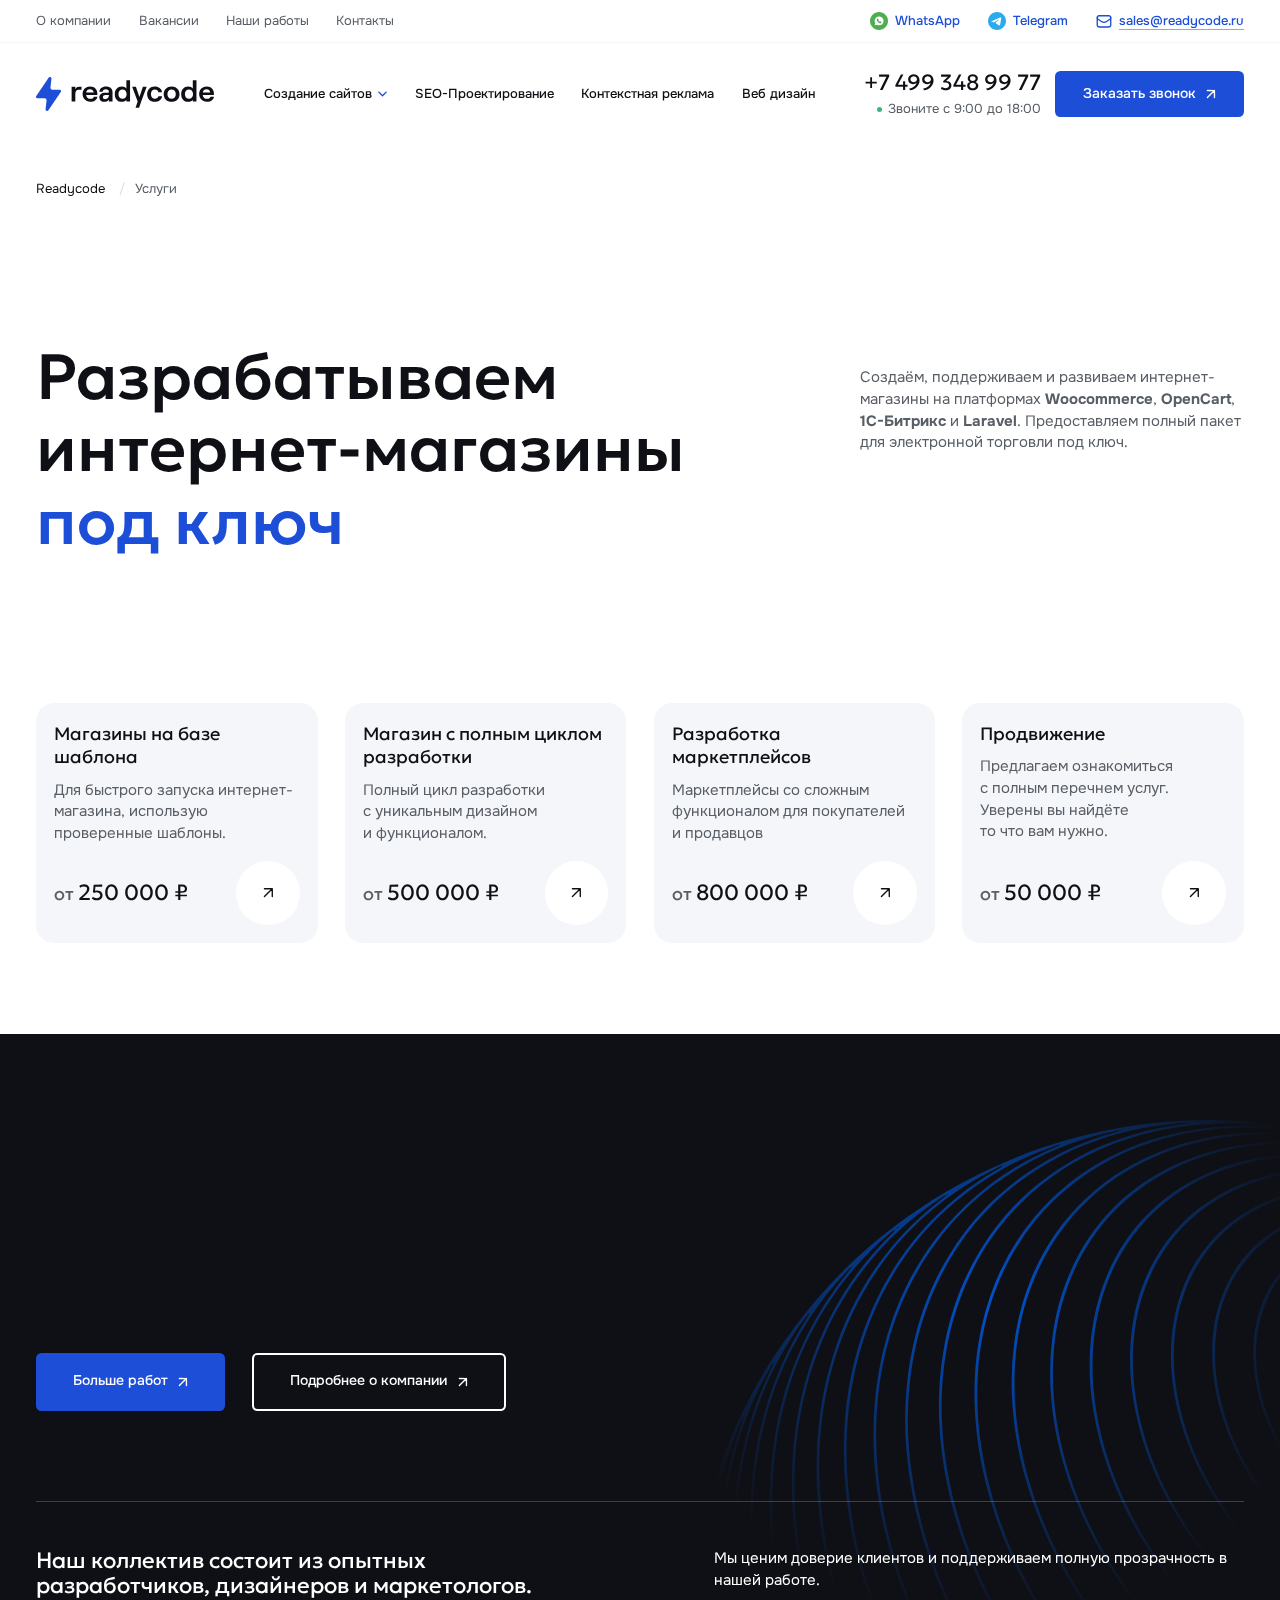
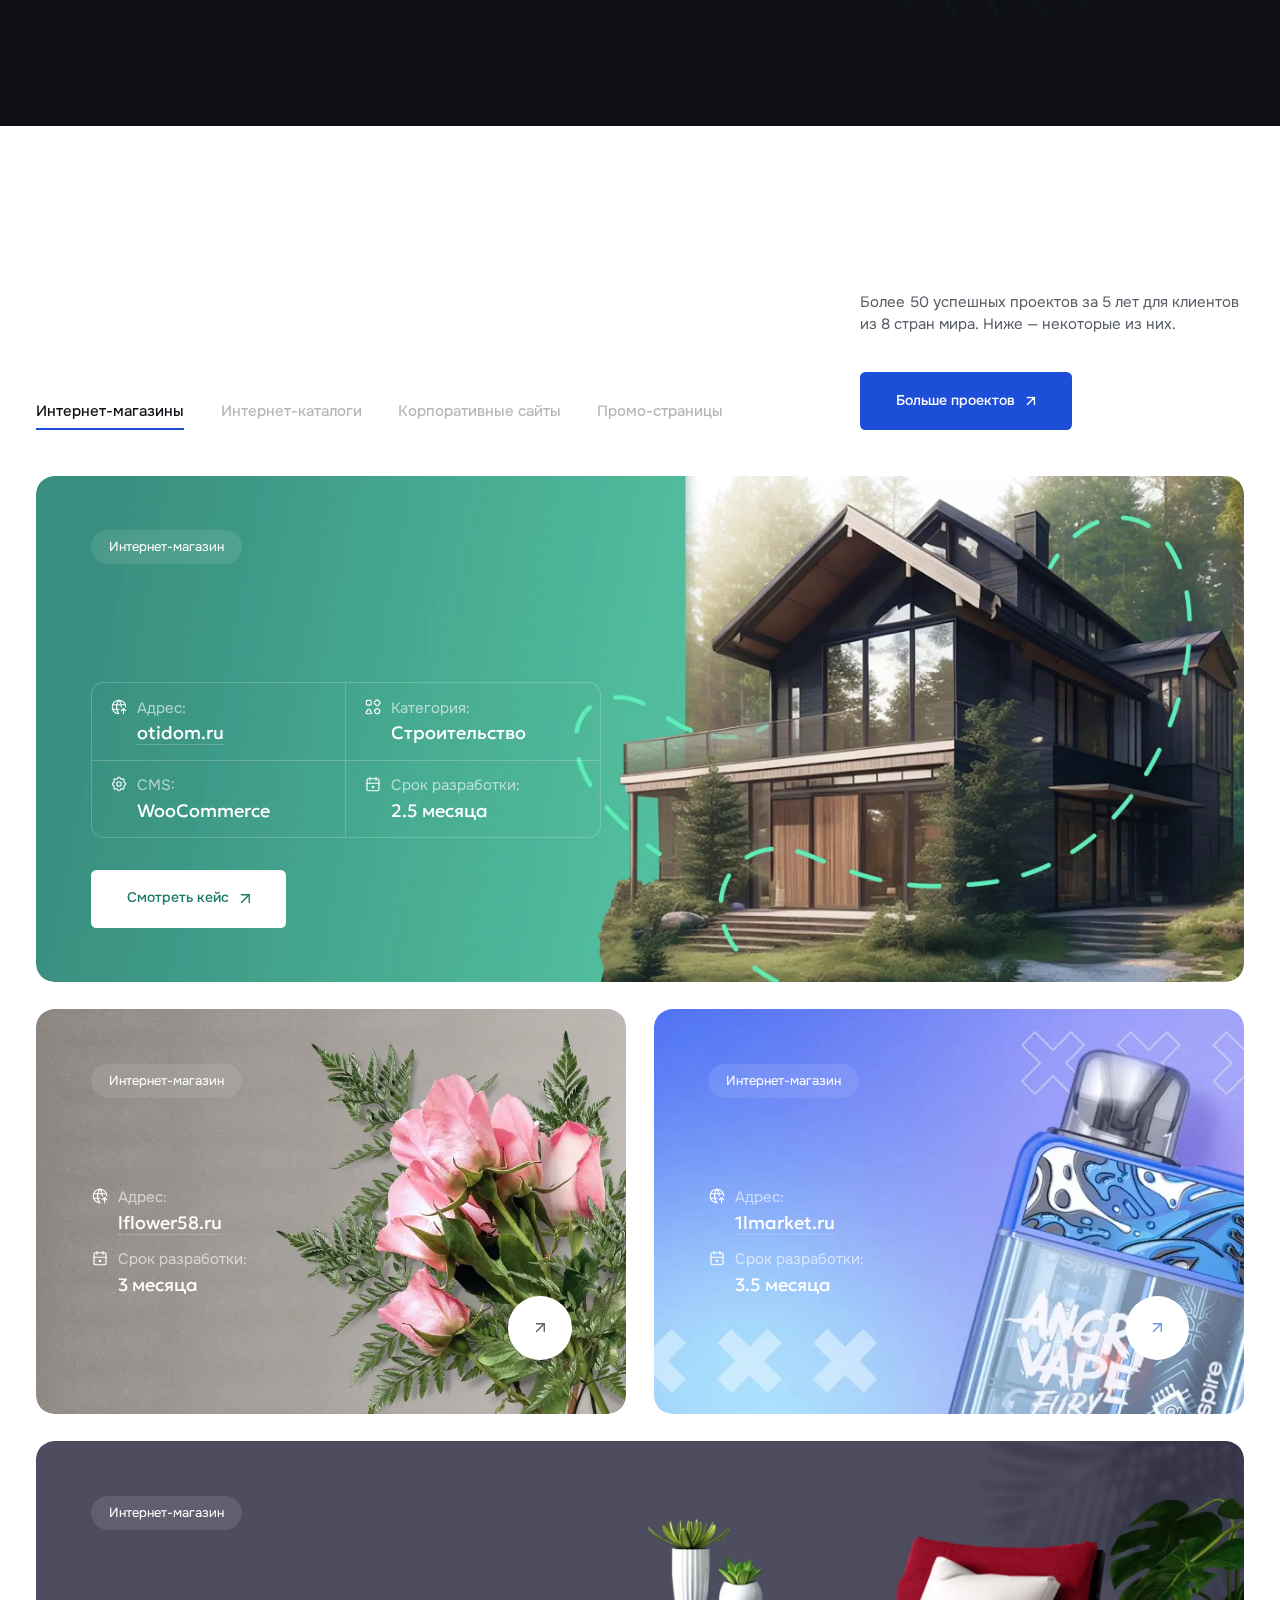
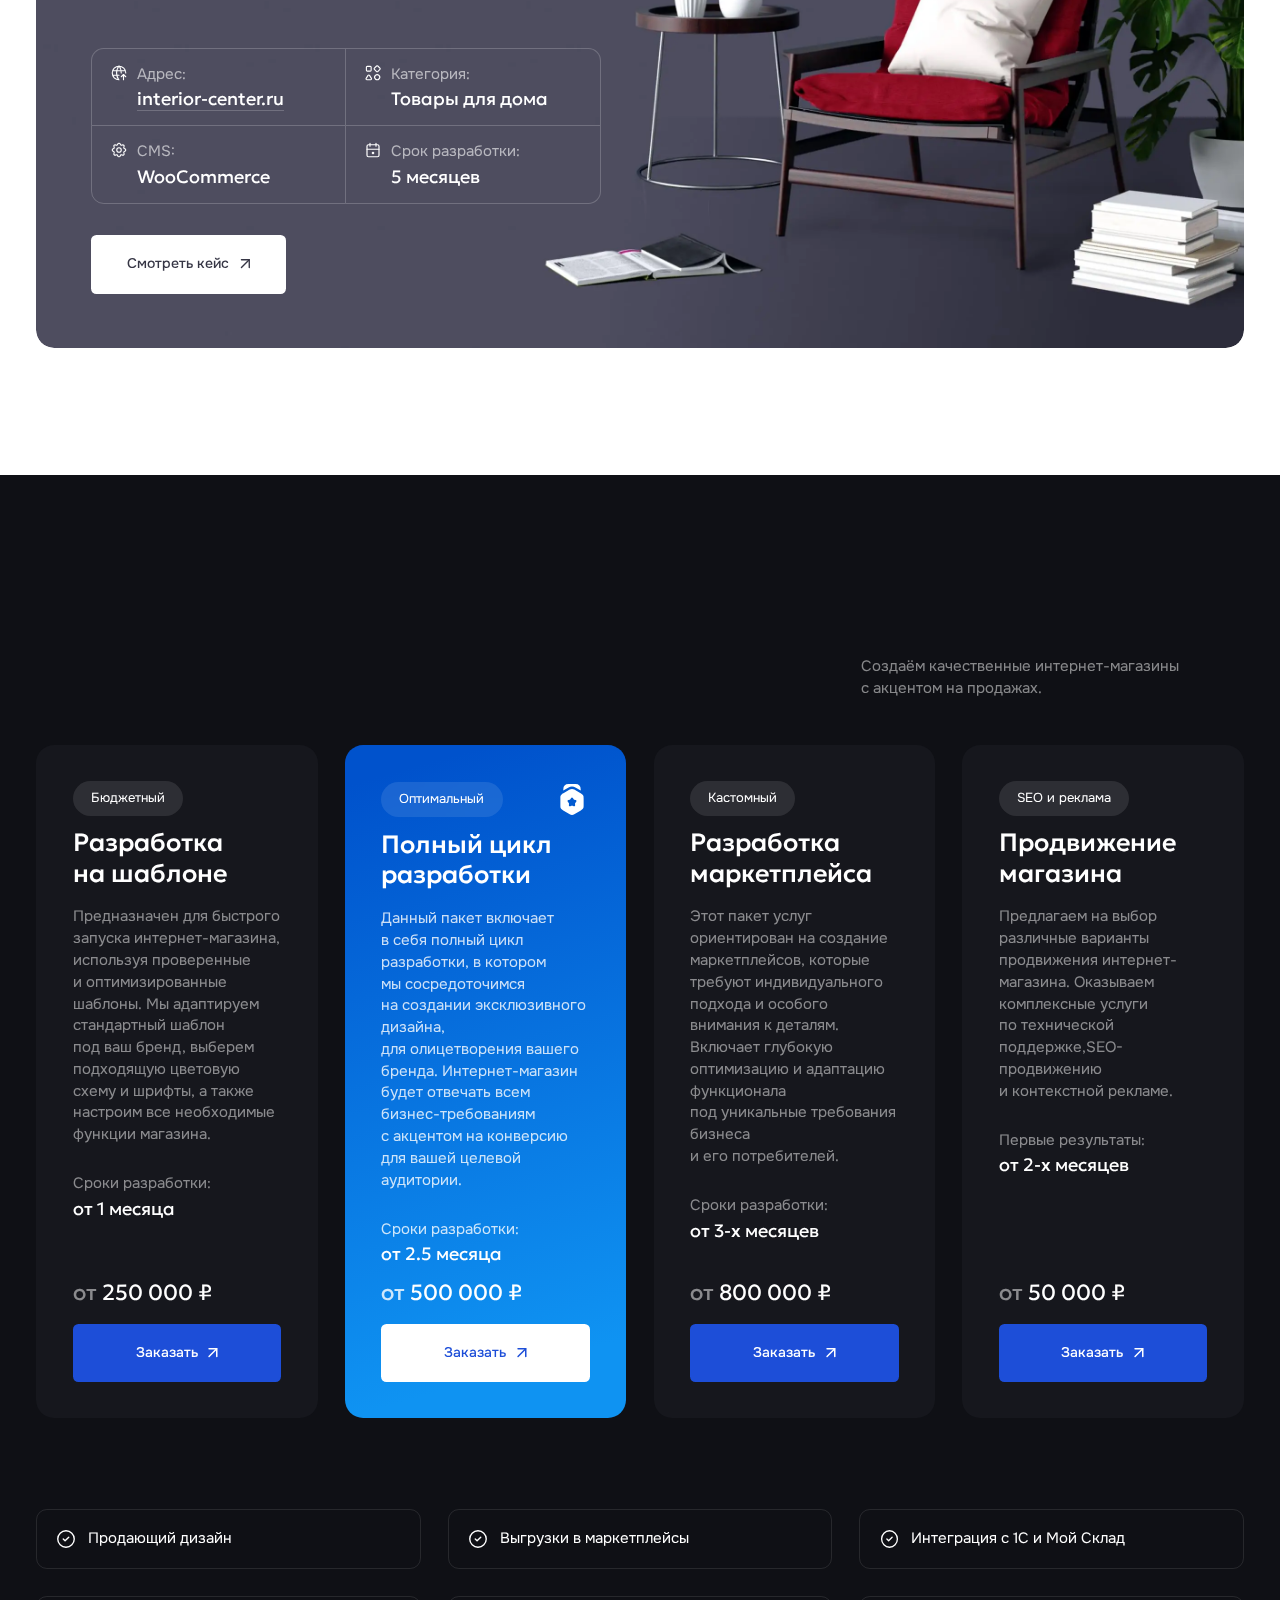
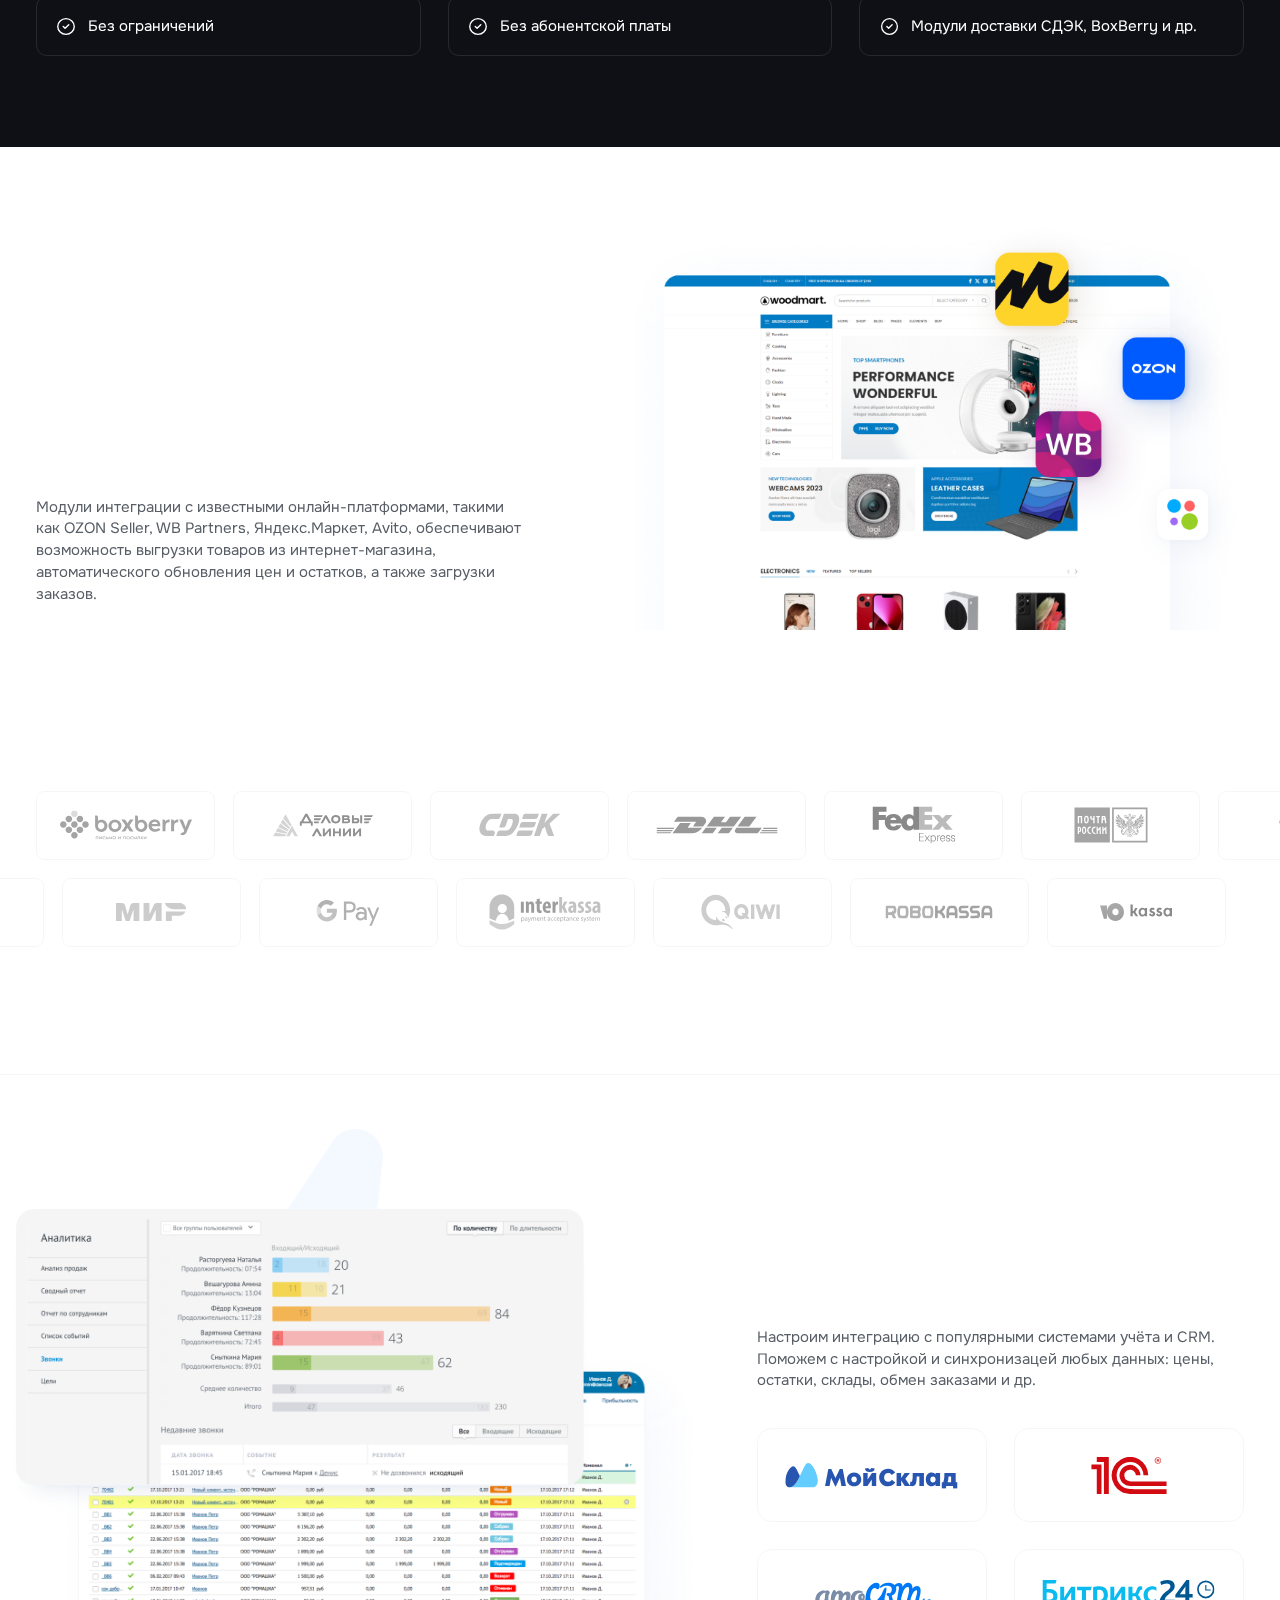
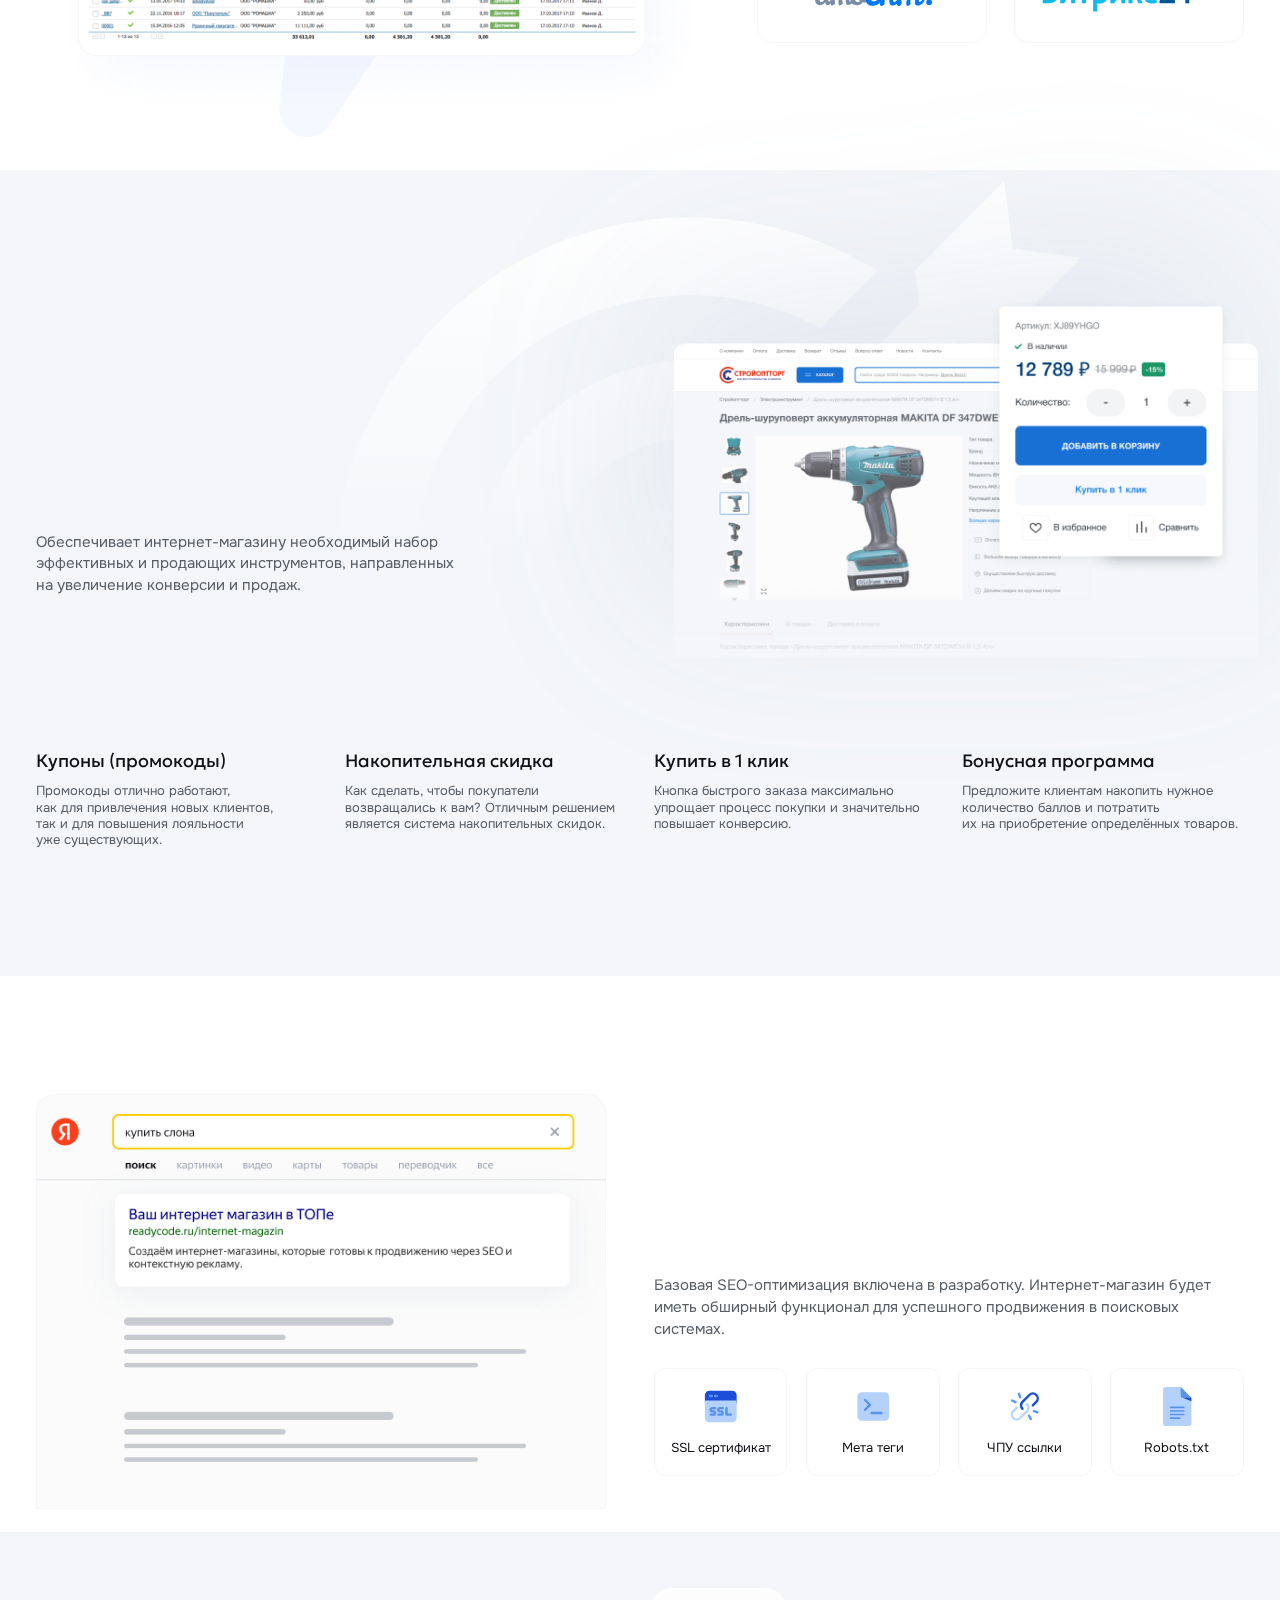
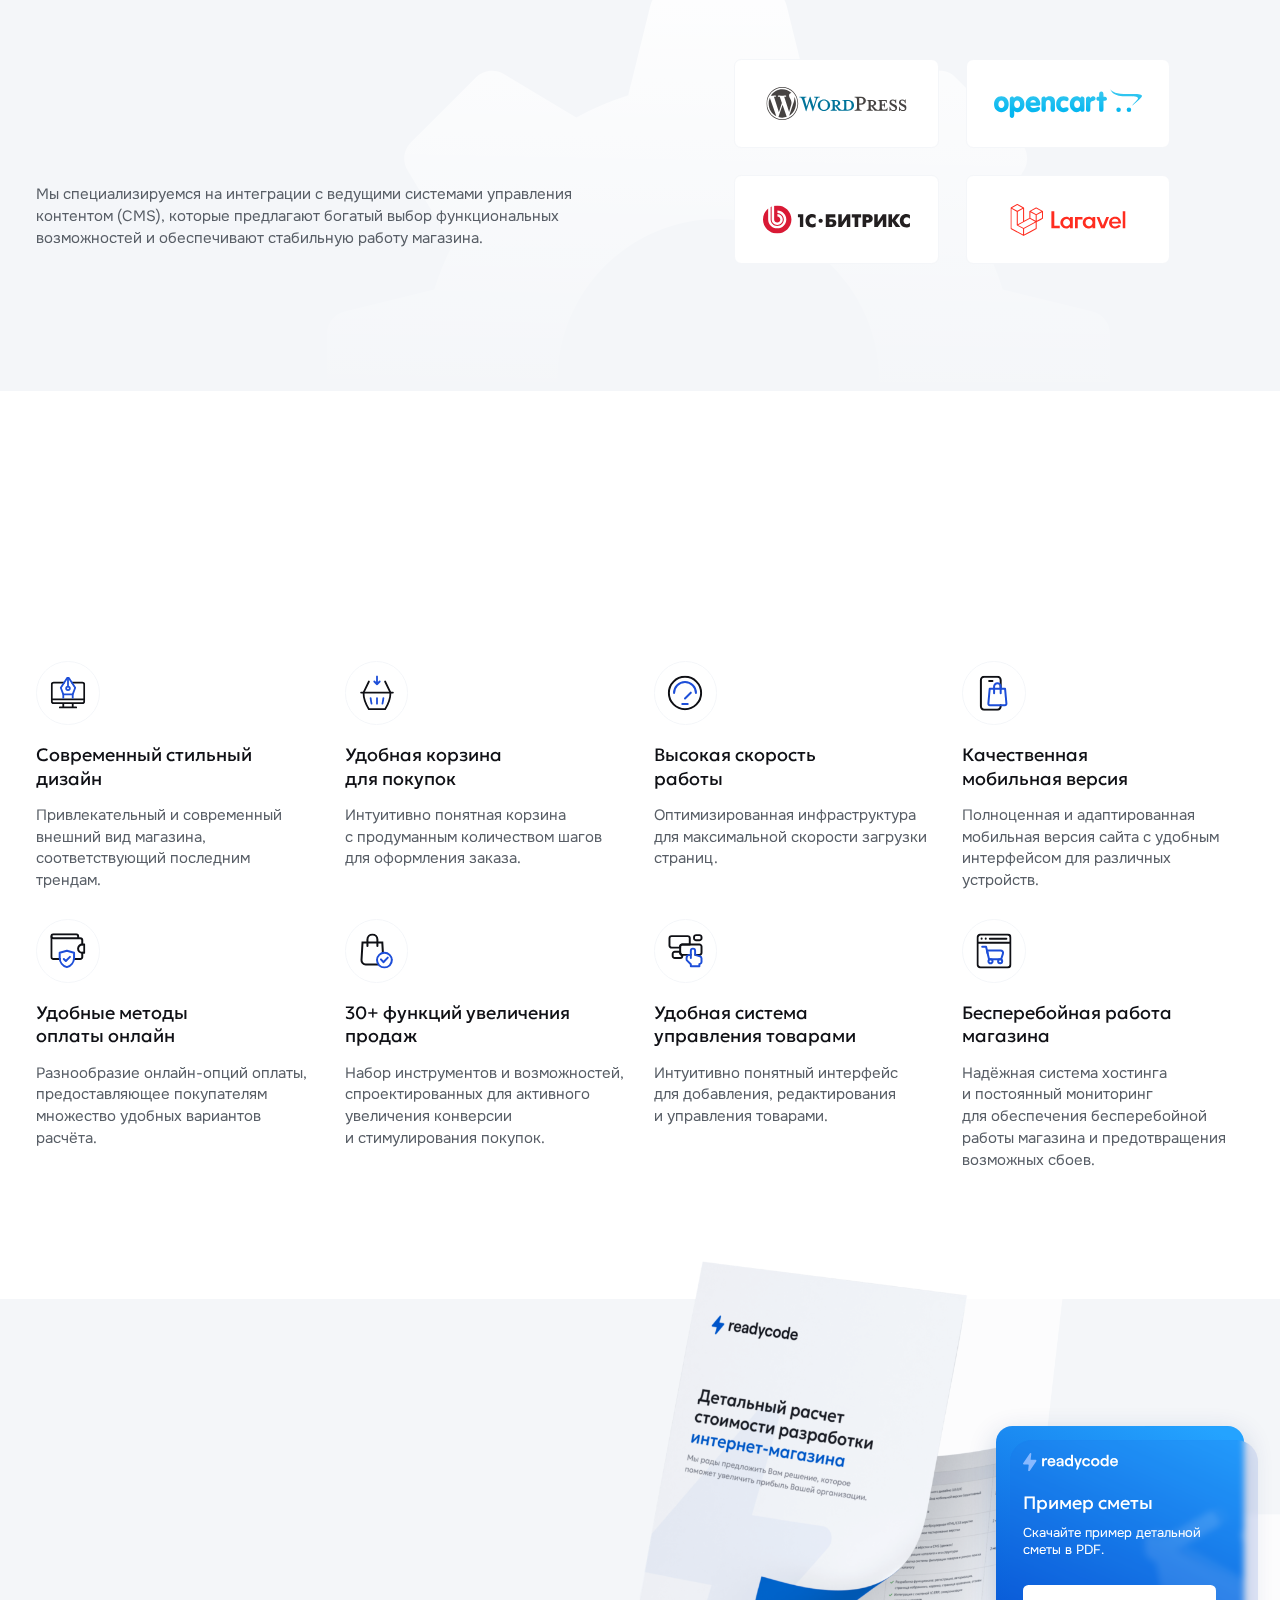
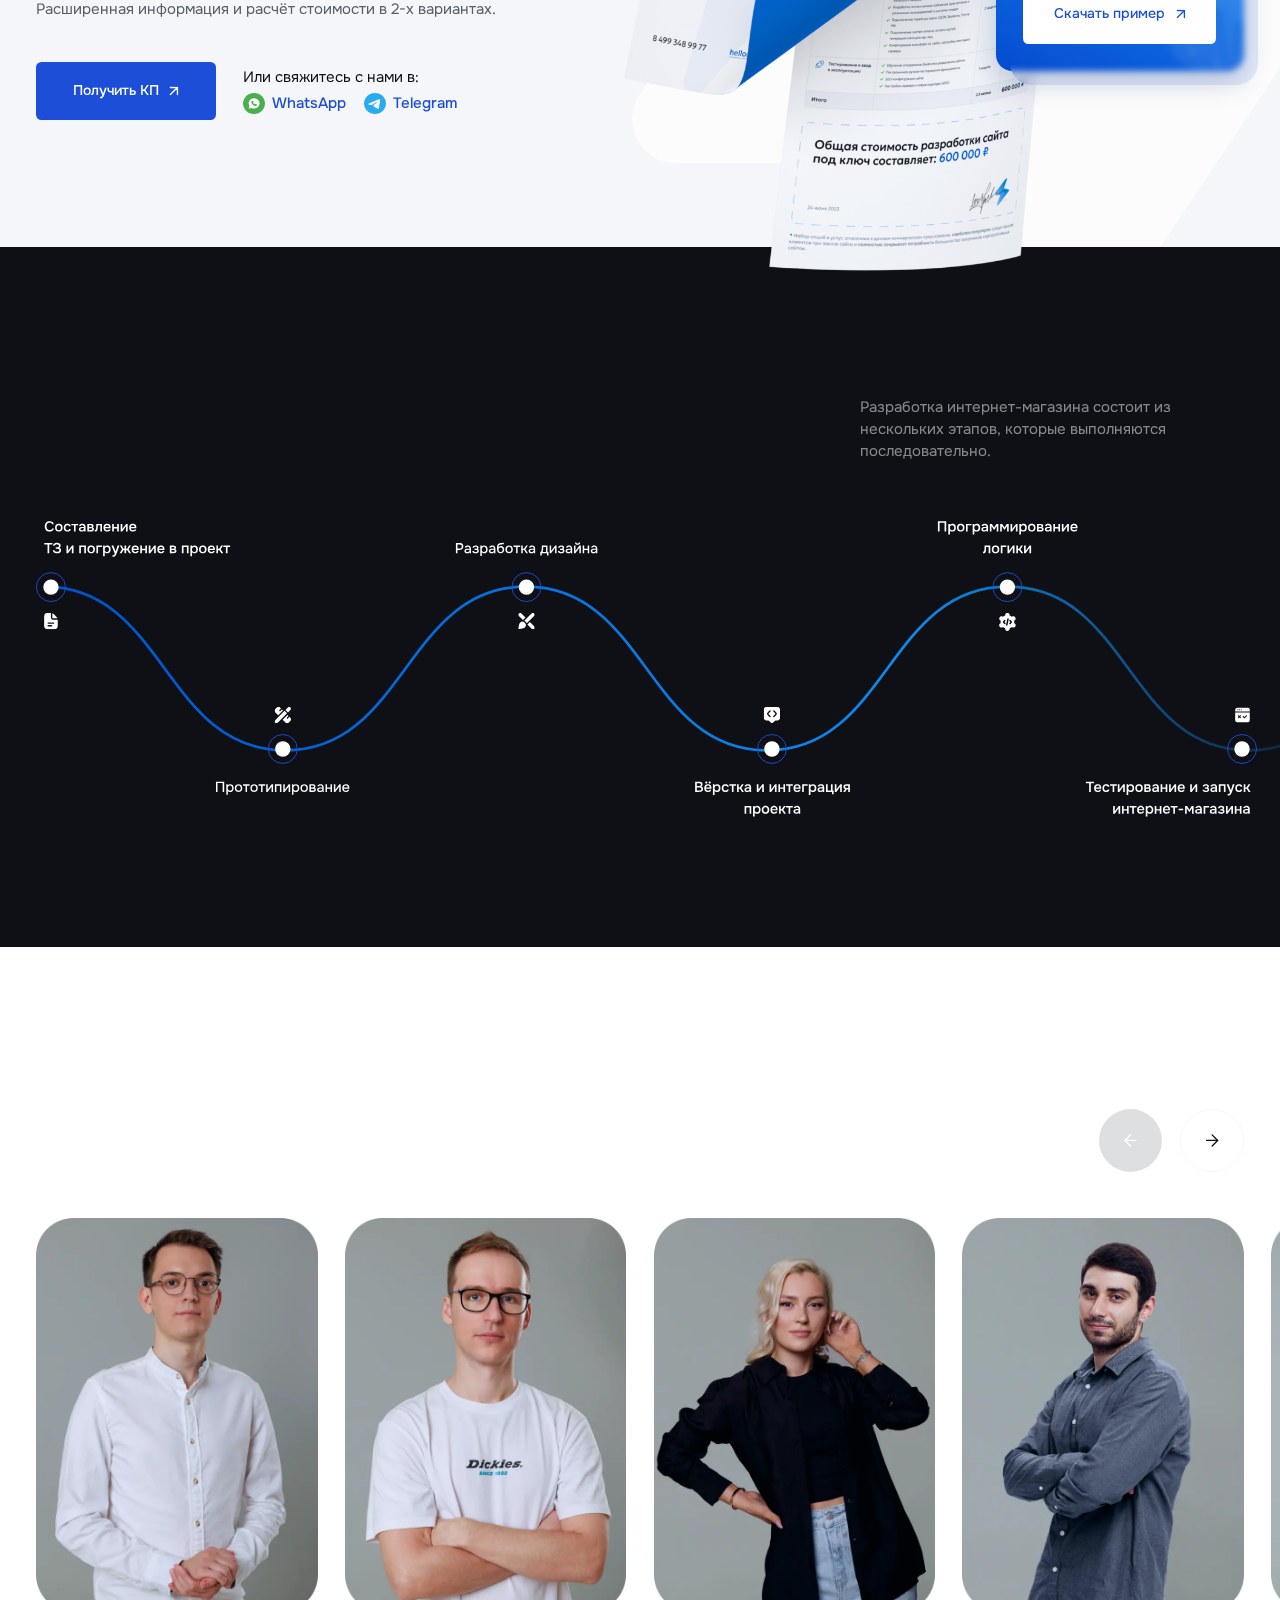
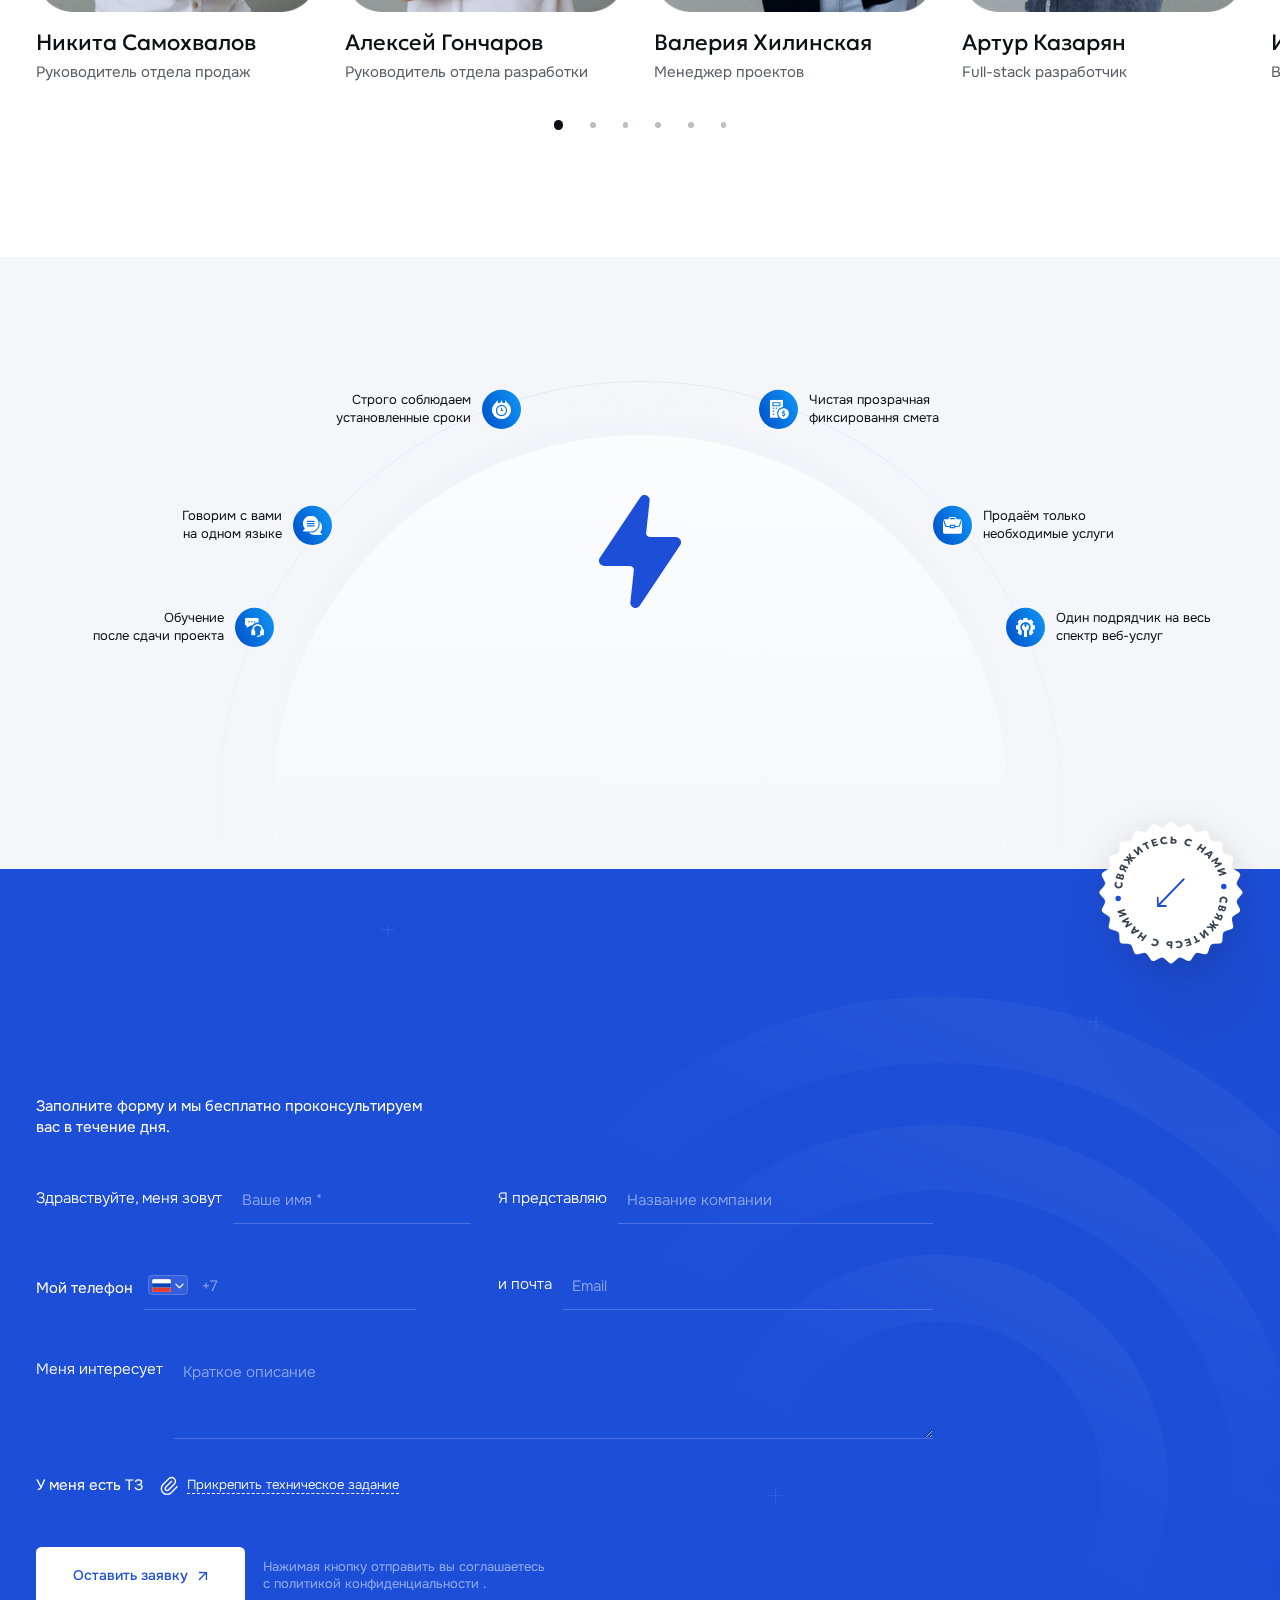
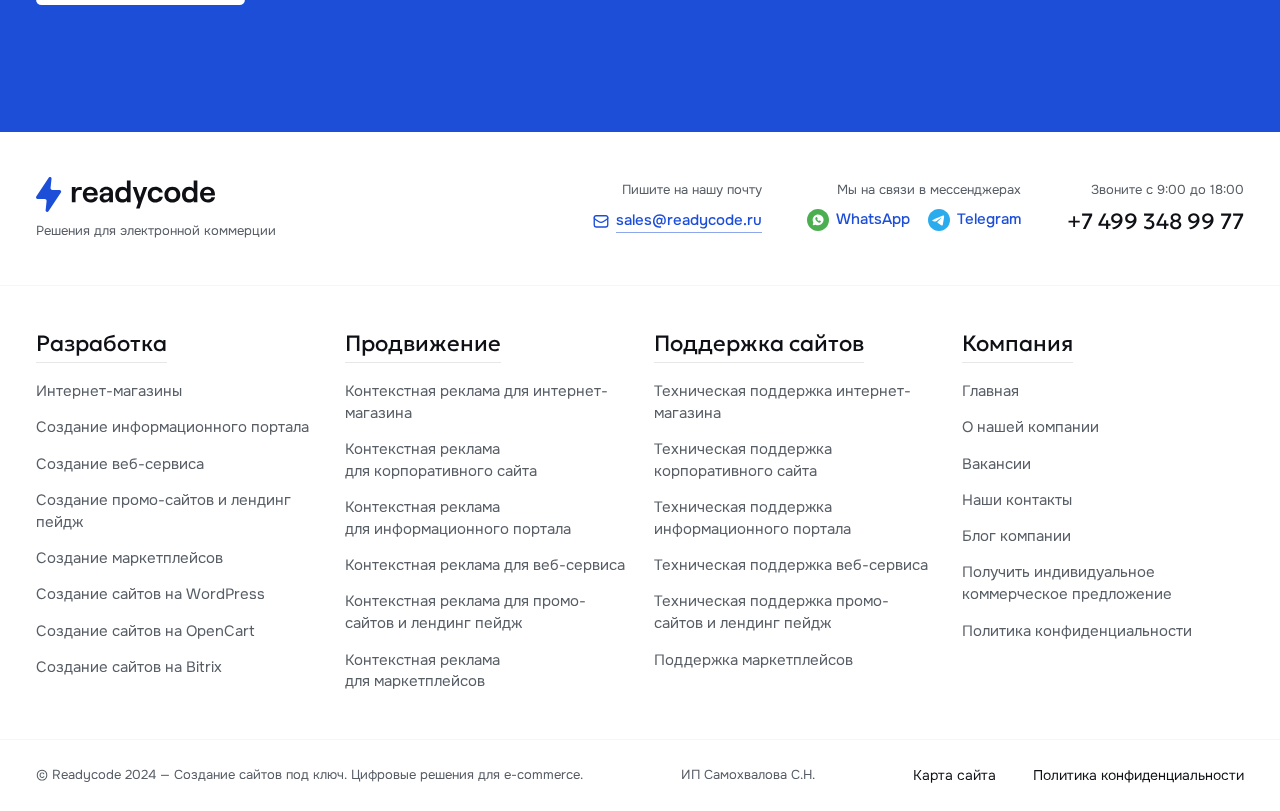
<file: service-item.html>
<!DOCTYPE html>
<html lang="ru">

<head>
    <meta charset="UTF-8">
    <meta name="viewport" content="width=device-width, initial-scale=1.0">
    <meta name="description" content="">
    <meta name="keywords" content="">
    <link rel="preload" as="font" href="fonts/Geologica-Regular.woff2">
    <link rel="preload" as="font" href="fonts/Geologica-Medium.woff2">
    <link rel="preload" as="font" href="fonts/Onest-Light.woff2">
    <link rel="preload" as="font" href="fonts/Onest-Regular.woff2">
    <link rel="preload" as="font" href="fonts/Onest-Medium.woff2">
    <link rel="preload" as="font" href="fonts/Onest-Bold.woff2">
    <link rel="preload" as="font" href="fonts/Onest-ExtraBold.woff2">
    <link rel="stylesheet" href="css/libs.min.css">
    <link rel="stylesheet" href="css/style.min.css">
    <title>Услуги</title>
</head>
<style>

</style>


<body class="m-page">
    <div class="wrapper" id="butter">
        <header class="header">
            <div class="header-top">
                <div class="container">
                    <div class="header-top__inner">
                        <nav class="nav">
                            <ul>
                                <li class="menu-item"><a href="">О компании</a></li>
                                <li class="menu-item"><a href="">Вакансии</a></li>
                                <li class="menu-item"><a href="">Наши работы</a></li>
                                <li class="menu-item"><a href="">Контакты</a></li>
                            </ul>
                        </nav>
                        <div class="header-contacts">
                            <div class="socials">
                                <a href="" class="socials__item">
                                    <img src="img/WhatsApp.svg" alt="WhatsApp">
                                    <span class="comm">WhatsApp</span>
                                </a>
                                <a href="" class="socials__item">
                                    <img src="img/Telegram.svg" alt="Telegram">
                                    <span class="comm">Telegram</span>
                                </a>
                            </div>
                            <a href="mailto:sales@readycode.ru" class="header-contacts__email m-link">
                                <img src="img/mail.svg" alt="Mail">
                                <span class="comm">sales@readycode.ru</span>
                            </a>
                            <a href="tel:+74993489977" class="header-contacts__phone">
                                <img src="img/phone.svg" alt="Phone">
                            </a>
                        </div>
                    </div>
                </div>
            </div>

            <div class="header-bottom">
                <div class="container">
                    <div class="header-bottom__inner">
                        <a href="" class="header__logo">
                            <img src="img/logo.svg" alt="Логотип">
                        </a>

                        <nav class="nav2">
                            <ul>
                                <li class="menu-item menu-item-has-children">
                                    <a href="">Создание сайтов</a>
                                    <ul>
                                        <li><a href="">Разработка интернет-магазина</a></li>
                                        <li><a href="">Разработка корпоративных сайтов</a></li>
                                        <li><a href="">Разработка Landing Page</a></li>
                                        <li><a href="">Разработка веб-сервисов</a></li>
                                        <li><a href="">Разработка информационных порталов</a></li>
                                    </ul>
                                </li>
                                <li class="menu-item"><a href="">SEO-Проектирование</a></li>
                                <li class="menu-item"><a href="">Контекстная реклама</a></li>
                                <li class="menu-item"><a href="">Веб дизайн</a></li>
                            </ul>
                        </nav>

                        <div class="header-action">
                            <div class="header-contacts2">
                                <div class="h5">
                                    <a href="">+7 499 348 99 77</a>
                                </div>
                                <div class="header-contacts2__time">
                                    <div class="comm gray-text">
                                        Звоните с 9:00 до 18:00
                                    </div>
                                </div>
                            </div>

                            <button class="header-action__btn m-btn _small m-btn-blue">
                                <span>Заказать звонок</span>
                                <img src="img/arrow-white.svg" alt="">
                                <span class="_animate-span"></span>
                            </button>
                            <button class="burger _toggle-menu">
                                <img class="_view1" src="img/burger.svg" alt="">
                                <img class="_view2" src="img/burger2.svg" alt="">
                            </button>
                        </div>
                    </div>
                </div>
            </div>


            <div class="menu">
                <div class="menu__bg _toggle-menu"></div>
                <div class="menu__dialog">
                    <div class="menu__top">
                        <a href="" class="header__logo">
                            <img src="img/logo.svg" alt="Логотип">
                        </a>
                        <button class="menu__close _toggle-menu">
                            <img src="img/close3.svg" alt="Закрыть">
                        </button>
                    </div>

                    <div class="menu__scroll">
                        <div class="menu-nav">
                            <div class="menu-nav__item">
                                <img src="img/menu-icon.svg" class="menu-nav__icon" alt="">
                                <div class="menu-nav__content">
                                    <a href="" class="menu-nav__title">Создание сайтов</a>
                                    <ul class="menu-nav__list">
                                        <li><a href="">Разработка интернет-магазина</a></li>
                                        <li><a href="">Разработка корпоративных сайтов</a></li>
                                        <li><a href="">Разработка промо-страниц</a></li>
                                    </ul>
                                </div>
                            </div>
                            <div class="menu-nav__item">
                                <img src="img/menu-icon2.svg" class="menu-nav__icon" alt="">
                                <div class="menu-nav__content">
                                    <a href="" class="menu-nav__title">SEO-Продвижение</a>
                                </div>
                            </div>
                            <div class="menu-nav__item">
                                <img src="img/menu-icon3.svg" class="menu-nav__icon" alt="">
                                <div class="menu-nav__content">
                                    <a href="" class="menu-nav__title">Контекстная реклама</a>
                                </div>
                            </div>
                            <div class="menu-nav__item">
                                <img src="img/menu-icon4.svg" class="menu-nav__icon" alt="">
                                <div class="menu-nav__content">
                                    <a href="" class="menu-nav__title">Поддержка сайта</a>
                                </div>
                            </div>
                            <div class="menu-nav__item">
                                <img src="img/menu-icon5.svg" class="menu-nav__icon" alt="">
                                <div class="menu-nav__content">
                                    <a href="" class="menu-nav__title">Веб дизайн</a>
                                </div>
                            </div>
                            <div class="menu-nav__item">
                                <img src="img/menu-icon6.svg" class="menu-nav__icon" alt="">
                                <div class="menu-nav__content">
                                    <a href="" class="menu-nav__title">Наши работы</a>
                                </div>
                            </div>
                        </div>

                        <nav class="menu-nav2">
                            <ul>
                                <li class="menu-item"><a href="">О компании</a></li>
                                <li class="menu-item"><a href="">Вакансии</a></li>
                                <li class="menu-item"><a href="">Контакты</a></li>
                            </ul>
                        </nav>
                    </div>

                    <div class="menu__bottom">
                        <div class="menu-contacts">
                            <div class="comm gray-text">
                                Звоните с 9:00 до 18:00
                            </div>
                            <div class="h5">
                                <a href="">+7 499 348 99 77</a>
                            </div>
                        </div>
                        <div class="menu-contacts2">
                            <div class="socials">
                                <a href="" class="socials__item">
                                    <img src="img/WhatsApp.svg" alt="WhatsApp">
                                    <span class="p">WhatsApp</span>
                                </a>
                                <a href="" class="socials__item">
                                    <img src="img/Telegram.svg" alt="WhatsApp">
                                    <span class="p">Telegram</span>
                                </a>
                            </div>

                            <a href="mailto:sales@readycode.ru" class="menu-contacts2__email m-link">
                                <span class="p">sales@readycode.ru</span>
                            </a>
                        </div>
                    </div>
                </div>
            </div>

        </header>
        <main class="content">

            <div class="breadcrumbs">
                <div class="container">
                    <div class="breadcrumbs__items">
                        <a href="" class="breadcrumbs__item"><span>Readycode</span></a>
                        <div class="breadcrumbs__item"><span>Услуги</span></div>
                    </div>
                </div>
            </div>

            <div class="service-item page-bg">
                <div class="container">
                    <div class="info-block">
                        <h1 class="h1 m-title">
                            <span class='heading-line'>
                                <span class='heading-line__inner'>
                                    Разрабатываем
                                </span>
                            </span>
                            <span class='heading-line'>
                                <span class='heading-line__inner'>
                                    интернет-магазины
                                </span>
                            </span>
                            <span class='heading-line'>
                                <span class='heading-line__inner'>
                                    <span>под ключ</span>
                            </span>
                            </span>
                        </h1>
                        <div class="p gray-text">
                            Создаём, поддерживаем и развиваем интернет-магазины на платформах <b>Woocommerce</b>, <b>OpenCart</b>, <b>1С-Битрикс</b> и <b>Laravel</b>. Предоставляем полный пакет для электронной торговли под ключ.
                        </div>
                    </div>
                    <div class="service-item__grid grid4 grid2-tablet grid-mob">
                        <a href="" class="service-card service-card2">
                            <div class="service-card__inner">
                                <div class="service-card__info">
                                    <div class="service-card__top">
                                        <div class="service-card__title h6">
                                            Магазины на базе шаблона
                                        </div>
                                    </div>
                                    <div class="service-card__desc _transition p gray-text">
                                        Для быстрого запуска интернет-магазина, использую проверенные шаблоны.
                                    </div>
                                </div>

                                <div class="service-card__bottom">
                                    <div class="service-card__price">
                                        <span class="h6 gray-text _transition">от</span>
                                        <span class="h5">250 000 ₽</span>
                                    </div>
                                    <div class="service-card__btn">
                                        <img src="img/arrow.svg" alt="">
                                    </div>
                                </div>

                            </div>
                        </a>
                        <a href="" class="service-card service-card2">
                            <div class="service-card__inner">
                                <div class="service-card__info">
                                    <div class="service-card__top">
                                        <div class="service-card__title h6">
                                            Магазин с полным циклом разработки
                                        </div>
                                    </div>
                                    <div class="service-card__desc _transition p gray-text">
                                        Полный цикл разработки с уникальным дизайном и функционалом.
                                    </div>
                                </div>

                                <div class="service-card__bottom">
                                    <div class="service-card__price">
                                        <span class="h6 gray-text _transition">от</span>
                                        <span class="h5">500 000 ₽</span>
                                    </div>
                                    <div class="service-card__btn">
                                        <img src="img/arrow.svg" alt="">
                                    </div>
                                </div>

                            </div>
                        </a>
                        <a href="" class="service-card service-card2">
                            <div class="service-card__inner">
                                <div class="service-card__info">
                                    <div class="service-card__top">
                                        <div class="service-card__title h6">
                                            Разработка маркетплейсов
                                        </div>
                                    </div>
                                    <div class="service-card__desc _transition p gray-text">
                                        Маркетплейсы со сложным функционалом для покупателей и продавцов
                                    </div>
                                </div>

                                <div class="service-card__bottom">
                                    <div class="service-card__price">
                                        <span class="h6 gray-text _transition">от</span>
                                        <span class="h5">800 000 ₽</span>
                                    </div>
                                    <div class="service-card__btn">
                                        <img src="img/arrow.svg" alt="">
                                    </div>
                                </div>

                            </div>
                        </a>
                        <a href="" class="service-card service-card2">
                            <div class="service-card__inner">
                                <div class="service-card__info">
                                    <div class="service-card__top">
                                        <div class="service-card__title h6">
                                            Продвижение
                                        </div>
                                    </div>
                                    <div class="service-card__desc _transition p gray-text">
                                        Предлагаем ознакомиться с полным перечнем услуг. Уверены вы найдёте то что вам нужно.
                                    </div>
                                </div>

                                <div class="service-card__bottom">
                                    <div class="service-card__price">
                                        <span class="h6 gray-text _transition">от</span>
                                        <span class="h5">50 000 ₽</span>
                                    </div>
                                    <div class="service-card__btn">
                                        <img src="img/arrow.svg" alt="">
                                    </div>
                                </div>

                            </div>
                        </a>
                    </div>
                </div>
            </div>

            <div class="who parallax-container">
                <div class="container">
                    <div class="who__inner">
                        <div class="who__top">
                            <div class="h2 m-title">
                                <span class='heading-line'>
                    <span class='heading-line__inner'>
                        Мы веб-студия, специализирующееся
                    </span>
                                </span>
                                <span class='heading-line'>
                    <span class='heading-line__inner'>
                        на разработке <span>оптимальных</span> и <span>надёжных</span>
                                </span>
                                </span>
                                <span class='heading-line'>
                    <span class='heading-line__inner'>
                        решений для ваших бизнес задач
                    </span>
                                </span>
                            </div>
                            <div class="who__nav">
                                <a href="" class="m-btn m-btn-blue _black">
                                    <span>Больше работ</span>
                                    <svg width="11" height="11" viewBox="0 0 11 11" fill="none" xmlns="http://www.w3.org/2000/svg">
                                        <path d="M9.25231 1.74805L1.55396 9.44639" stroke="white" stroke-width="1.5" stroke-linecap="round" stroke-linejoin="round" />
                                        <path d="M1.53931 1.69238L9.25223 1.74676L9.30772 9.46079" stroke="white" stroke-width="1.5" stroke-linecap="round" stroke-linejoin="round" />
                                    </svg>
                                    <span class="_animate-span"></span>
                                </a>
                                <a href="" class="m-btn m-btn-white-outline">
                                    <span>Подробнее о компании</span>
                                    <img src="img/arrow-white.svg" alt="">
                                    <span class="_animate-span"></span>
                                </a>
                            </div>
                        </div>
                        <div class="who__bottom">
                            <div class="h5">
                                Наш коллектив состоит из опытных разработчиков, дизайнеров и маркетологов.
                            </div>
                            <div class="p">
                                Мы ценим доверие клиентов и поддерживаем полную прозрачность в нашей работе.
                            </div>
                        </div>

                    </div>
                </div>
                <div class="who__img parallax-item"></div>

            </div>

            <div class="cases _tabs-parent">
                <div class="container">
                    <div class="cases__inner">
                        <div class="cases__top">
                            <div class="h2 m-title">
                                <span class='heading-line'>
                    <span class="heading-line__inner">
                        Успешные кейсы для среднего
                    </span>
                                </span>
                                <span class='heading-line'>
                    <span class="heading-line__inner">
                        и малого бизнеса
                    </span>
                                </span>
                            </div>
                            <div class="cases__desc">
                                <div class="p gray-text">
                                    Более 50 успешных проектов за 5 лет для клиентов из 8 стран мира. Ниже — некоторые из них.
                                </div>
                            </div>
                        </div>

                        <div class="cases__nav">
                            <div class="tabs">
                                <div class="tab _tab _active" data-tab="_tab1">
                                    <span>Интернет-магазины</span>
                                </div>
                                <div class="tab _tab" data-tab="_tab2">
                                    <span>Интернет-каталоги</span>
                                </div>
                                <div class="tab _tab" data-tab="_tab3">
                                    <span>Корпоративные сайты</span>
                                </div>
                                <div class="tab _tab" data-tab="_tab4">
                                    <span>Промо-страницы</span>
                                </div>
                            </div>
                            <button class="cases__btn m-btn m-btn-blue">
                                <span>Больше проектов</span>
                                <img src="img/arrow-white.svg" alt="">
                                <span class="_animate-span"></span>
                            </button>
                        </div>

                        <div class="tab-content _tab1 _active">
                            <div class="cases-collection grid2 grid-tablet">
                                <a href="" class="case-card _green">
                                    <div class="case-card__img">
                                        <img src="img/case.webp" alt="" class="_view1">
                                        <img src="img/case-tablet.webp" alt="" class="_view2">
                                        <img src="img/case-mob.webp" alt="" class="_view3">
                                    </div>
                                    <div class="case-card__content">
                                        <div class="case-card__badge m-badge">
                                            <span class="comm">Интернет-магазин</span>
                                        </div>
                                        <div class="case-card__title m-title h3 h4-tablet h6-mob">
                                            <span class='heading-line'><span class='heading-line__inner'>От и Дом — Строительство</span></span> <span class='heading-line'><span class='heading-line__inner'>каменных коттеджей</span></span>
                                        </div>

                                        <div class="case-props">
                                            <div class="case-props__item ">
                                                <div class="case-props__icon">
                                                    <img src="img/world.svg" alt="">
                                                </div>
                                                <div class="case-props__info">
                                                    <div class="case-props__title p">
                                                        Адрес:
                                                    </div>
                                                    <div class="case-props__desc h6">
                                                        <span class='_underline'>otidom.ru</span>
                                                    </div>
                                                </div>
                                            </div>

                                            <div class="case-props__item _hide-tablet">
                                                <div class="case-props__icon">
                                                    <img src="img/category.svg" alt="">
                                                </div>
                                                <div class="case-props__info">
                                                    <div class="case-props__title p">
                                                        Категория:
                                                    </div>
                                                    <div class="case-props__desc h6">
                                                        Строительство
                                                    </div>
                                                </div>
                                            </div>

                                            <div class="case-props__item _hide-tablet">
                                                <div class="case-props__icon">
                                                    <img src="img/cms.svg" alt="">
                                                </div>
                                                <div class="case-props__info">
                                                    <div class="case-props__title p">
                                                        CMS:
                                                    </div>
                                                    <div class="case-props__desc h6">
                                                        WooCommerce
                                                    </div>
                                                </div>
                                            </div>

                                            <div class="case-props__item ">
                                                <div class="case-props__icon">
                                                    <img src="img/duration.svg" alt="">
                                                </div>
                                                <div class="case-props__info">
                                                    <div class="case-props__title p">
                                                        Срок разработки:
                                                    </div>
                                                    <div class="case-props__desc h6">
                                                        2.5 месяца
                                                    </div>
                                                </div>
                                            </div>

                                        </div>

                                        <div class="case-card__nav">
                                            <div class="case-card__btn m-btn m-btn-white">
                                                <span>Смотреть кейс</span>
                                                <svg width="11" height="11" viewBox="0 0 11 11" fill="none" xmlns="http://www.w3.org/2000/svg">
                                                    <path d="M10.169 0.831055L1.61523 9.38477" stroke="#1D4ED8" stroke-width="1.5" stroke-linecap="round" stroke-linejoin="round" />
                                                    <path d="M1.59961 0.769287L10.1695 0.829708L10.2312 9.40085" stroke="#1D4ED8" stroke-width="1.5" stroke-linecap="round" stroke-linejoin="round" />
                                                </svg>
                                                <span class="_animate-span"></span>
                                            </div>
                                        </div>
                                    </div>
                                </a>

                                <a href="" class="case-card _small _brown">
                                    <div class="case-card__img">
                                        <img src="img/case2.webp" alt="" class="_view1">
                                        <img src="img/case2-tablet.webp" alt="" class="_view2">
                                        <img src="img/case2-mob.webp" alt="" class="_view3">
                                    </div>
                                    <div class="case-card__content">
                                        <div class="case-card__badge m-badge">
                                            <span class="comm">Интернет-магазин</span>
                                        </div>
                                        <div class="case-card__title m-title h5 h4-tablet h6-mob">
                                            <span class='heading-line'><span class='heading-line__inner'>FLOWERS 58 — Доставка</span></span> <span class='heading-line'><span class='heading-line__inner'> цветов в Астрахани</span></span>
                                        </div>

                                        <div class="case-props">
                                            <div class="case-props__item ">
                                                <div class="case-props__icon">
                                                    <img src="img/world.svg" alt="">
                                                </div>
                                                <div class="case-props__info">
                                                    <div class="case-props__title p">
                                                        Адрес:
                                                    </div>
                                                    <div class="case-props__desc h6">
                                                        <span class='_underline'>lflower58.ru</span>
                                                    </div>
                                                </div>
                                            </div>

                                            <div class="case-props__item ">
                                                <div class="case-props__icon">
                                                    <img src="img/duration.svg" alt="">
                                                </div>
                                                <div class="case-props__info">
                                                    <div class="case-props__title p">
                                                        Срок разработки:
                                                    </div>
                                                    <div class="case-props__desc h6">
                                                        3 месяца
                                                    </div>
                                                </div>
                                            </div>

                                        </div>

                                        <div class="case-card__nav">
                                            <div class="case-card__btn m-btn m-btn-white">
                                                <span>Смотреть кейс</span>
                                                <svg width="11" height="11" viewBox="0 0 11 11" fill="none" xmlns="http://www.w3.org/2000/svg">
                                                    <path d="M10.169 0.831055L1.61523 9.38477" stroke="#1D4ED8" stroke-width="1.5" stroke-linecap="round" stroke-linejoin="round" />
                                                    <path d="M1.59961 0.769287L10.1695 0.829708L10.2312 9.40085" stroke="#1D4ED8" stroke-width="1.5" stroke-linecap="round" stroke-linejoin="round" />
                                                </svg>
                                                <span class="_animate-span"></span>
                                            </div>
                                        </div>
                                    </div>
                                </a>

                                <a href="" class="case-card _small _blue">
                                    <div class="case-card__img">
                                        <img src="img/case3.webp" alt="" class="_view1">
                                        <img src="img/case3-tablet.webp" alt="" class="_view2">
                                        <img src="img/case3-mob.webp" alt="" class="_view3">
                                    </div>
                                    <div class="case-card__content">
                                        <div class="case-card__badge m-badge">
                                            <span class="comm">Интернет-магазин</span>
                                        </div>
                                        <div class="case-card__title m-title h5 h4-tablet h6-mob">
                                            <span class='heading-line'><span class='heading-line__inner'>1lmarket — Электронные</span></span> <span class='heading-line'><span class='heading-line__inner'>сигареты и кальяны</span></span>
                                        </div>

                                        <div class="case-props">
                                            <div class="case-props__item ">
                                                <div class="case-props__icon">
                                                    <img src="img/world.svg" alt="">
                                                </div>
                                                <div class="case-props__info">
                                                    <div class="case-props__title p">
                                                        Адрес:
                                                    </div>
                                                    <div class="case-props__desc h6">
                                                        <span class='_underline'>1lmarket.ru</span>
                                                    </div>
                                                </div>
                                            </div>

                                            <div class="case-props__item ">
                                                <div class="case-props__icon">
                                                    <img src="img/duration.svg" alt="">
                                                </div>
                                                <div class="case-props__info">
                                                    <div class="case-props__title p">
                                                        Срок разработки:
                                                    </div>
                                                    <div class="case-props__desc h6">
                                                        3.5 месяца
                                                    </div>
                                                </div>
                                            </div>

                                        </div>

                                        <div class="case-card__nav">
                                            <div class="case-card__btn m-btn m-btn-white">
                                                <span>Смотреть кейс</span>
                                                <svg width="11" height="11" viewBox="0 0 11 11" fill="none" xmlns="http://www.w3.org/2000/svg">
                                                    <path d="M10.169 0.831055L1.61523 9.38477" stroke="#1D4ED8" stroke-width="1.5" stroke-linecap="round" stroke-linejoin="round" />
                                                    <path d="M1.59961 0.769287L10.1695 0.829708L10.2312 9.40085" stroke="#1D4ED8" stroke-width="1.5" stroke-linecap="round" stroke-linejoin="round" />
                                                </svg>
                                                <span class="_animate-span"></span>
                                            </div>
                                        </div>
                                    </div>
                                </a>

                                <a href="" class="case-card _dark">
                                    <div class="case-card__img">
                                        <img src="img/case4.webp" alt="" class="_view1">
                                        <img src="img/case4-tablet.webp" alt="" class="_view2">
                                        <img src="img/case4-mob.webp" alt="" class="_view3">
                                    </div>
                                    <div class="case-card__content">
                                        <div class="case-card__badge m-badge">
                                            <span class="comm">Интернет-магазин</span>
                                        </div>
                                        <div class="case-card__title m-title h3 h4-tablet h6-mob">
                                            <span class='heading-line'><span class='heading-line__inner'>Интерьер-Центр — Магазин</span></span> <span class='heading-line'><span class='heading-line__inner'>мебельной компании</span></span>
                                        </div>

                                        <div class="case-props">
                                            <div class="case-props__item ">
                                                <div class="case-props__icon">
                                                    <img src="img/world.svg" alt="">
                                                </div>
                                                <div class="case-props__info">
                                                    <div class="case-props__title p">
                                                        Адрес:
                                                    </div>
                                                    <div class="case-props__desc h6">
                                                        <span class='_underline'>interior-center.ru</span>
                                                    </div>
                                                </div>
                                            </div>

                                            <div class="case-props__item _hide-tablet">
                                                <div class="case-props__icon">
                                                    <img src="img/category.svg" alt="">
                                                </div>
                                                <div class="case-props__info">
                                                    <div class="case-props__title p">
                                                        Категория:
                                                    </div>
                                                    <div class="case-props__desc h6">
                                                        Товары для дома
                                                    </div>
                                                </div>
                                            </div>

                                            <div class="case-props__item _hide-tablet">
                                                <div class="case-props__icon">
                                                    <img src="img/cms.svg" alt="">
                                                </div>
                                                <div class="case-props__info">
                                                    <div class="case-props__title p">
                                                        CMS:
                                                    </div>
                                                    <div class="case-props__desc h6">
                                                        WooCommerce
                                                    </div>
                                                </div>
                                            </div>

                                            <div class="case-props__item ">
                                                <div class="case-props__icon">
                                                    <img src="img/duration.svg" alt="">
                                                </div>
                                                <div class="case-props__info">
                                                    <div class="case-props__title p">
                                                        Срок разработки:
                                                    </div>
                                                    <div class="case-props__desc h6">
                                                        5 месяцев
                                                    </div>
                                                </div>
                                            </div>

                                        </div>

                                        <div class="case-card__nav">
                                            <div class="case-card__btn m-btn m-btn-white">
                                                <span>Смотреть кейс</span>
                                                <svg width="11" height="11" viewBox="0 0 11 11" fill="none" xmlns="http://www.w3.org/2000/svg">
                                                    <path d="M10.169 0.831055L1.61523 9.38477" stroke="#1D4ED8" stroke-width="1.5" stroke-linecap="round" stroke-linejoin="round" />
                                                    <path d="M1.59961 0.769287L10.1695 0.829708L10.2312 9.40085" stroke="#1D4ED8" stroke-width="1.5" stroke-linecap="round" stroke-linejoin="round" />
                                                </svg>
                                                <span class="_animate-span"></span>
                                            </div>
                                        </div>
                                    </div>
                                </a>

                            </div>
                        </div>

                        <div class="tab-content _tab2">
                            <div class="cases-collection grid2 grid-tablet">
                                <a href="" class="case-card _green">
                                    <div class="case-card__img">
                                        <img src="img/case.webp" alt="" class="_view1">
                                        <img src="img/case-tablet.webp" alt="" class="_view2">
                                        <img src="img/case-mob.webp" alt="" class="_view3">
                                    </div>
                                    <div class="case-card__content">
                                        <div class="case-card__badge m-badge">
                                            <span class="comm">Интернет-магазин</span>
                                        </div>
                                        <div class="case-card__title m-title h3 h4-tablet h6-mob">
                                            <span class='heading-line'><span class='heading-line__inner'>От и Дом — Строительство</span></span> <span class='heading-line'><span class='heading-line__inner'>каменных коттеджей</span></span>
                                        </div>

                                        <div class="case-props">
                                            <div class="case-props__item ">
                                                <div class="case-props__icon">
                                                    <img src="img/world.svg" alt="">
                                                </div>
                                                <div class="case-props__info">
                                                    <div class="case-props__title p">
                                                        Адрес:
                                                    </div>
                                                    <div class="case-props__desc h6">
                                                        <span class='_underline'>otidom.ru</span>
                                                    </div>
                                                </div>
                                            </div>

                                            <div class="case-props__item _hide-tablet">
                                                <div class="case-props__icon">
                                                    <img src="img/category.svg" alt="">
                                                </div>
                                                <div class="case-props__info">
                                                    <div class="case-props__title p">
                                                        Категория:
                                                    </div>
                                                    <div class="case-props__desc h6">
                                                        Строительство
                                                    </div>
                                                </div>
                                            </div>

                                            <div class="case-props__item _hide-tablet">
                                                <div class="case-props__icon">
                                                    <img src="img/cms.svg" alt="">
                                                </div>
                                                <div class="case-props__info">
                                                    <div class="case-props__title p">
                                                        CMS:
                                                    </div>
                                                    <div class="case-props__desc h6">
                                                        WooCommerce
                                                    </div>
                                                </div>
                                            </div>

                                            <div class="case-props__item ">
                                                <div class="case-props__icon">
                                                    <img src="img/duration.svg" alt="">
                                                </div>
                                                <div class="case-props__info">
                                                    <div class="case-props__title p">
                                                        Срок разработки:
                                                    </div>
                                                    <div class="case-props__desc h6">
                                                        2.5 месяца
                                                    </div>
                                                </div>
                                            </div>

                                        </div>

                                        <div class="case-card__nav">
                                            <div class="case-card__btn m-btn m-btn-white">
                                                <span>Смотреть кейс</span>
                                                <svg width="11" height="11" viewBox="0 0 11 11" fill="none" xmlns="http://www.w3.org/2000/svg">
                                                    <path d="M10.169 0.831055L1.61523 9.38477" stroke="#1D4ED8" stroke-width="1.5" stroke-linecap="round" stroke-linejoin="round" />
                                                    <path d="M1.59961 0.769287L10.1695 0.829708L10.2312 9.40085" stroke="#1D4ED8" stroke-width="1.5" stroke-linecap="round" stroke-linejoin="round" />
                                                </svg>
                                                <span class="_animate-span"></span>
                                            </div>
                                        </div>
                                    </div>
                                </a>

                            </div>
                        </div>

                        <div class="tab-content _tab3">
                            <div class="cases-collection grid2 grid-tablet">
                                <a href="" class="case-card _small _brown">
                                    <div class="case-card__img">
                                        <img src="img/case2.webp" alt="" class="_view1">
                                        <img src="img/case2-tablet.webp" alt="" class="_view2">
                                        <img src="img/case2-mob.webp" alt="" class="_view3">
                                    </div>
                                    <div class="case-card__content">
                                        <div class="case-card__badge m-badge">
                                            <span class="comm">Интернет-магазин</span>
                                        </div>
                                        <div class="case-card__title m-title h5 h4-tablet h6-mob">
                                            <span class='heading-line'><span class='heading-line__inner'>FLOWERS 58 — Доставка</span></span> <span class='heading-line'><span class='heading-line__inner'> цветов в Астрахани</span></span>
                                        </div>

                                        <div class="case-props">
                                            <div class="case-props__item ">
                                                <div class="case-props__icon">
                                                    <img src="img/world.svg" alt="">
                                                </div>
                                                <div class="case-props__info">
                                                    <div class="case-props__title p">
                                                        Адрес:
                                                    </div>
                                                    <div class="case-props__desc h6">
                                                        <span class='_underline'>lflower58.ru</span>
                                                    </div>
                                                </div>
                                            </div>

                                            <div class="case-props__item ">
                                                <div class="case-props__icon">
                                                    <img src="img/duration.svg" alt="">
                                                </div>
                                                <div class="case-props__info">
                                                    <div class="case-props__title p">
                                                        Срок разработки:
                                                    </div>
                                                    <div class="case-props__desc h6">
                                                        3 месяца
                                                    </div>
                                                </div>
                                            </div>

                                        </div>

                                        <div class="case-card__nav">
                                            <div class="case-card__btn m-btn m-btn-white">
                                                <span>Смотреть кейс</span>
                                                <svg width="11" height="11" viewBox="0 0 11 11" fill="none" xmlns="http://www.w3.org/2000/svg">
                                                    <path d="M10.169 0.831055L1.61523 9.38477" stroke="#1D4ED8" stroke-width="1.5" stroke-linecap="round" stroke-linejoin="round" />
                                                    <path d="M1.59961 0.769287L10.1695 0.829708L10.2312 9.40085" stroke="#1D4ED8" stroke-width="1.5" stroke-linecap="round" stroke-linejoin="round" />
                                                </svg>
                                                <span class="_animate-span"></span>
                                            </div>
                                        </div>
                                    </div>
                                </a>

                            </div>
                        </div>

                        <div class="tab-content _tab4">
                            <div class="cases-collection grid2 grid-tablet">
                                <a href="" class="case-card _small _blue">
                                    <div class="case-card__img">
                                        <img src="img/case3.webp" alt="" class="_view1">
                                        <img src="img/case3-tablet.webp" alt="" class="_view2">
                                        <img src="img/case3-mob.webp" alt="" class="_view3">
                                    </div>
                                    <div class="case-card__content">
                                        <div class="case-card__badge m-badge">
                                            <span class="comm">Интернет-магазин</span>
                                        </div>
                                        <div class="case-card__title m-title h5 h4-tablet h6-mob">
                                            <span class='heading-line'><span class='heading-line__inner'>1lmarket — Электронные</span></span> <span class='heading-line'><span class='heading-line__inner'>сигареты и кальяны</span></span>
                                        </div>

                                        <div class="case-props">
                                            <div class="case-props__item ">
                                                <div class="case-props__icon">
                                                    <img src="img/world.svg" alt="">
                                                </div>
                                                <div class="case-props__info">
                                                    <div class="case-props__title p">
                                                        Адрес:
                                                    </div>
                                                    <div class="case-props__desc h6">
                                                        <span class='_underline'>1lmarket.ru</span>
                                                    </div>
                                                </div>
                                            </div>

                                            <div class="case-props__item ">
                                                <div class="case-props__icon">
                                                    <img src="img/duration.svg" alt="">
                                                </div>
                                                <div class="case-props__info">
                                                    <div class="case-props__title p">
                                                        Срок разработки:
                                                    </div>
                                                    <div class="case-props__desc h6">
                                                        3.5 месяца
                                                    </div>
                                                </div>
                                            </div>

                                        </div>

                                        <div class="case-card__nav">
                                            <div class="case-card__btn m-btn m-btn-white">
                                                <span>Смотреть кейс</span>
                                                <svg width="11" height="11" viewBox="0 0 11 11" fill="none" xmlns="http://www.w3.org/2000/svg">
                                                    <path d="M10.169 0.831055L1.61523 9.38477" stroke="#1D4ED8" stroke-width="1.5" stroke-linecap="round" stroke-linejoin="round" />
                                                    <path d="M1.59961 0.769287L10.1695 0.829708L10.2312 9.40085" stroke="#1D4ED8" stroke-width="1.5" stroke-linecap="round" stroke-linejoin="round" />
                                                </svg>
                                                <span class="_animate-span"></span>
                                            </div>
                                        </div>
                                    </div>
                                </a>

                            </div>
                        </div>
                    </div>
                </div>

            </div>

            <div class="tariffs">
                <div class="container">
                    <div class="info-block">
                        <div class="h2 m-title">
                            <span class='heading-line'>
                                <span class='heading-line__inner'>
                                    Тарифы на <span>создание</span>
                            </span>
                            </span>
                            <span class='heading-line'>
                                <span class='heading-line__inner'>
                                    интернет-магазина
                                </span>
                            </span>
                        </div>
                        <div class="p gray-text2">
                            Создаём качественные интернет-магазины с акцентом на продажах.
                        </div>
                    </div>
                    <div class="tariffs__grid grid4 grid2-tablet grid-mob">
                        <div class="tariff-card ">
                            <div class="tariff-card__top">
                                <div class="m-badge">
                                    <span class="comm">Бюджетный</span>
                                </div>
                            </div>
                            <div class="tariff-card__info">
                                <div class="h4">Разработка на шаблоне</div>
                                <div class="p gray-text2">Предназначен для быстрого запуска интернет-магазина, используя проверенные и оптимизированные шаблоны. Мы адаптируем стандартный шаблон под ваш бренд, выберем подходящую цветовую схему и шрифты, а также настроим все необходимые функции магазина.</div>
                            </div>
                            <div class="tariff-card__info2">
                                <div class="p gray-text2">Сроки разработки:</div>
                                <div class="h6">от 1 месяца</div>
                            </div>
                            <div class="tariff-card__bottom">
                                <div class="tariff-card__price">
                                    <div class="h5">
                                        <span class="gray-text2">от</span>
                                        250 000 ₽
                                    </div>
                                </div>
                                <button class="tariff-card__btn m-btn m-btn-blue _black">
                                    <span>Заказать</span>
                                    <svg width="10" height="11" viewBox="0 0 10 11" fill="none" xmlns="http://www.w3.org/2000/svg">
                                        <path d="M8.75304 1.74805L1.05469 9.44639" stroke="white" stroke-width="1.5" stroke-linecap="round" stroke-linejoin="round" />
                                        <path d="M1.03906 1.69238L8.75198 1.74676L8.80747 9.46079" stroke="white" stroke-width="1.5" stroke-linecap="round" stroke-linejoin="round" />
                                    </svg>
                                    <span class="_animate-span"></span>
                                </button>
                            </div>
                        </div>

                        <div class="tariff-card _active">
                            <div class="tariff-card__top">
                                <div class="m-badge">
                                    <span class="comm">Оптимальный</span>
                                </div>
                            </div>
                            <div class="tariff-card__info">
                                <div class="h4">Полный цикл разработки</div>
                                <div class="p gray-text2">Данный пакет включает в себя полный цикл разработки, в котором мы сосредоточимся на создании эксклюзивного дизайна, для олицетворения вашего бренда. Интернет-магазин будет отвечать всем бизнес-требованиям с акцентом на конверсию для вашей целевой аудитории.</div>
                            </div>
                            <div class="tariff-card__info2">
                                <div class="p gray-text2">Сроки разработки:</div>
                                <div class="h6">от 2.5 месяца</div>
                            </div>
                            <div class="tariff-card__bottom">
                                <div class="tariff-card__price">
                                    <div class="h5">
                                        <span class="gray-text2">от</span>
                                        500 000 ₽
                                    </div>
                                </div>
                                <button class="tariff-card__btn m-btn m-btn-blue _black">
                                    <span>Заказать</span>
                                    <svg width="10" height="11" viewBox="0 0 10 11" fill="none" xmlns="http://www.w3.org/2000/svg">
                                        <path d="M8.75304 1.74805L1.05469 9.44639" stroke="white" stroke-width="1.5" stroke-linecap="round" stroke-linejoin="round" />
                                        <path d="M1.03906 1.69238L8.75198 1.74676L8.80747 9.46079" stroke="white" stroke-width="1.5" stroke-linecap="round" stroke-linejoin="round" />
                                    </svg>
                                    <span class="_animate-span"></span>
                                </button>
                            </div>
                        </div>

                        <div class="tariff-card ">
                            <div class="tariff-card__top">
                                <div class="m-badge">
                                    <span class="comm">Кастомный</span>
                                </div>
                            </div>
                            <div class="tariff-card__info">
                                <div class="h4">Разработка маркетплейса</div>
                                <div class="p gray-text2">Этот пакет услуг ориентирован на создание маркетплейсов, которые требуют индивидуального подхода и особого внимания к деталям. Включает глубокую оптимизацию и адаптацию функционала под уникальные требования бизнеса и его потребителей.</div>
                            </div>
                            <div class="tariff-card__info2">
                                <div class="p gray-text2">Сроки разработки:</div>
                                <div class="h6">от 3-х месяцев</div>
                            </div>
                            <div class="tariff-card__bottom">
                                <div class="tariff-card__price">
                                    <div class="h5">
                                        <span class="gray-text2">от</span>
                                        800 000 ₽
                                    </div>
                                </div>
                                <button class="tariff-card__btn m-btn m-btn-blue _black">
                                    <span>Заказать</span>
                                    <svg width="10" height="11" viewBox="0 0 10 11" fill="none" xmlns="http://www.w3.org/2000/svg">
                                        <path d="M8.75304 1.74805L1.05469 9.44639" stroke="white" stroke-width="1.5" stroke-linecap="round" stroke-linejoin="round" />
                                        <path d="M1.03906 1.69238L8.75198 1.74676L8.80747 9.46079" stroke="white" stroke-width="1.5" stroke-linecap="round" stroke-linejoin="round" />
                                    </svg>
                                    <span class="_animate-span"></span>
                                </button>
                            </div>
                        </div>

                        <div class="tariff-card ">
                            <div class="tariff-card__top">
                                <div class="m-badge">
                                    <span class="comm">SEO и реклама</span>
                                </div>
                            </div>
                            <div class="tariff-card__info">
                                <div class="h4">Продвижение магазина</div>
                                <div class="p gray-text2">Предлагаем на выбор различные варианты продвижения интернет-магазина. Оказываем комплексные услуги по технической поддержке,SEO-продвижению и контекстной рекламе.</div>
                            </div>
                            <div class="tariff-card__info2">
                                <div class="p gray-text2">Первые результаты:</div>
                                <div class="h6">от 2-х месяцев</div>
                            </div>
                            <div class="tariff-card__bottom">
                                <div class="tariff-card__price">
                                    <div class="h5">
                                        <span class="gray-text2">от</span>
                                        50 000 ₽
                                    </div>
                                </div>
                                <button class="tariff-card__btn m-btn m-btn-blue _black">
                                    <span>Заказать</span>
                                    <svg width="10" height="11" viewBox="0 0 10 11" fill="none" xmlns="http://www.w3.org/2000/svg">
                                        <path d="M8.75304 1.74805L1.05469 9.44639" stroke="white" stroke-width="1.5" stroke-linecap="round" stroke-linejoin="round" />
                                        <path d="M1.03906 1.69238L8.75198 1.74676L8.80747 9.46079" stroke="white" stroke-width="1.5" stroke-linecap="round" stroke-linejoin="round" />
                                    </svg>
                                    <span class="_animate-span"></span>
                                </button>
                            </div>
                        </div>

                    </div>
                    <div class="advantages2 grid3 grid2-tablet grid-mob">
                        <div class="advantage-item">
                            <img src="img/advantage-icon5.svg" alt="">
                            <span class="p">Продающий дизайн</span>
                        </div>

                        <div class="advantage-item">
                            <img src="img/advantage-icon5.svg" alt="">
                            <span class="p">Выгрузки в маркетплейсы</span>
                        </div>

                        <div class="advantage-item">
                            <img src="img/advantage-icon5.svg" alt="">
                            <span class="p">Интеграция с 1С и Мой Склад</span>
                        </div>

                        <div class="advantage-item">
                            <img src="img/advantage-icon5.svg" alt="">
                            <span class="p">Без ограничений</span>
                        </div>

                        <div class="advantage-item">
                            <img src="img/advantage-icon5.svg" alt="">
                            <span class="p">Без абонентской платы</span>
                        </div>

                        <div class="advantage-item">
                            <img src="img/advantage-icon5.svg" alt="">
                            <span class="p">Модули доставки СДЭК, BoxBerry и др.</span>
                        </div>

                    </div>
                </div>
            </div>

            <div class="integration">
                <div class="container">
                    <div class="integration__inner">
                        <div class="integration__content">
                            <div class="h2 m-title">
                                <span class='heading-line'>
                                    <span class='heading-line__inner'>
                                        Интеграция с OZON,
                                    </span>
                                </span>
                                <span class='heading-line'>
                                    <span class='heading-line__inner'>
                                        Avito, Яндекс.Маркет,
                                    </span>
                                </span>
                                <span class='heading-line'>
                                    <span class='heading-line__inner'>
                                        Wildberries
                                    </span>
                                </span>
                            </div>
                            <div class="p gray-text">
                                Модули интеграции с известными онлайн-платформами, такими как OZON Seller, WB Partners, Яндекс.Маркет, Avito, обеспечивают возможность выгрузки товаров из интернет-магазина, автоматического обновления цен и остатков, а также загрузки заказов.
                            </div>
                        </div>
                        <div class="integration__img">
                            <img class="_view1" src="img/mokup.png" alt="">
                            <img class="_view2" src="img/mokup3.png" alt="">
                        </div>
                    </div>
                </div>
            </div>

            <div class="partners">
                <div class="container">
                    <div class="partners__groups">
                        <div class="partners__group">
                            <div class="partners__items">
                                <div class="client-card">
                                    <img src="img/partner.svg" alt="">
                                </div>

                                <div class="client-card">
                                    <img src="img/partner2.svg" alt="">
                                </div>

                                <div class="client-card">
                                    <img src="img/partner3.svg" alt="">
                                </div>

                                <div class="client-card">
                                    <img src="img/partner4.svg" alt="">
                                </div>

                                <div class="client-card">
                                    <img src="img/partner5.svg" alt="">
                                </div>

                                <div class="client-card">
                                    <img src="img/partner6.svg" alt="">
                                </div>

                                <div class="client-card">
                                    <img src="img/partner7.svg" alt="">
                                </div>

                                <div class="client-card">
                                    <img src="img/partner8.svg" alt="">
                                </div>

                                <div class="client-card">
                                    <img src="img/partner9.svg" alt="">
                                </div>

                            </div>
                            <div class="partners__items">
                                <div class="client-card">
                                    <img src="img/partner.svg" alt="">
                                </div>

                                <div class="client-card">
                                    <img src="img/partner2.svg" alt="">
                                </div>

                                <div class="client-card">
                                    <img src="img/partner3.svg" alt="">
                                </div>

                                <div class="client-card">
                                    <img src="img/partner4.svg" alt="">
                                </div>

                                <div class="client-card">
                                    <img src="img/partner5.svg" alt="">
                                </div>

                                <div class="client-card">
                                    <img src="img/partner6.svg" alt="">
                                </div>

                                <div class="client-card">
                                    <img src="img/partner7.svg" alt="">
                                </div>

                                <div class="client-card">
                                    <img src="img/partner8.svg" alt="">
                                </div>

                                <div class="client-card">
                                    <img src="img/partner9.svg" alt="">
                                </div>

                            </div>
                        </div>
                        <div class="partners__group">
                            <div class="partners__items">
                                <div class="client-card">
                                    <img src="img/partner10.svg" alt="">
                                </div>

                                <div class="client-card">
                                    <img src="img/partner11.svg" alt="">
                                </div>

                                <div class="client-card">
                                    <img src="img/partner12.svg" alt="">
                                </div>

                                <div class="client-card">
                                    <img src="img/partner13.svg" alt="">
                                </div>

                                <div class="client-card">
                                    <img src="img/partner14.svg" alt="">
                                </div>

                                <div class="client-card">
                                    <img src="img/partner15.svg" alt="">
                                </div>

                                <div class="client-card">
                                    <img src="img/partner16.svg" alt="">
                                </div>

                                <div class="client-card">
                                    <img src="img/partner17.svg" alt="">
                                </div>

                                <div class="client-card">
                                    <img src="img/partner18.svg" alt="">
                                </div>

                                <div class="client-card">
                                    <img src="img/partner19.svg" alt="">
                                </div>

                                <div class="client-card">
                                    <img src="img/partner20.svg" alt="">
                                </div>

                                <div class="client-card">
                                    <img src="img/partner21.svg" alt="">
                                </div>

                                <div class="client-card">
                                    <img src="img/partner22.svg" alt="">
                                </div>

                                <div class="client-card">
                                    <img src="img/partner23.svg" alt="">
                                </div>

                                <div class="client-card">
                                    <img src="img/partner24.svg" alt="">
                                </div>

                            </div>
                            <div class="partners__items">
                                <div class="client-card">
                                    <img src="img/partner10.svg" alt="">
                                </div>

                                <div class="client-card">
                                    <img src="img/partner11.svg" alt="">
                                </div>

                                <div class="client-card">
                                    <img src="img/partner12.svg" alt="">
                                </div>

                                <div class="client-card">
                                    <img src="img/partner13.svg" alt="">
                                </div>

                                <div class="client-card">
                                    <img src="img/partner14.svg" alt="">
                                </div>

                                <div class="client-card">
                                    <img src="img/partner15.svg" alt="">
                                </div>

                                <div class="client-card">
                                    <img src="img/partner16.svg" alt="">
                                </div>

                                <div class="client-card">
                                    <img src="img/partner17.svg" alt="">
                                </div>

                                <div class="client-card">
                                    <img src="img/partner18.svg" alt="">
                                </div>

                                <div class="client-card">
                                    <img src="img/partner19.svg" alt="">
                                </div>

                                <div class="client-card">
                                    <img src="img/partner20.svg" alt="">
                                </div>

                                <div class="client-card">
                                    <img src="img/partner21.svg" alt="">
                                </div>

                                <div class="client-card">
                                    <img src="img/partner22.svg" alt="">
                                </div>

                                <div class="client-card">
                                    <img src="img/partner23.svg" alt="">
                                </div>

                                <div class="client-card">
                                    <img src="img/partner24.svg" alt="">
                                </div>

                            </div>
                        </div>
                    </div>
                </div>
            </div>

            <div class="crm">
                <div class="container">
                    <div class="crm__inner">
                        <div class="crm__img">
                            <img src="img/crm2.png" alt="">
                        </div>
                        <div class="crm__content">
                            <div class="crm__info">
                                <div class="h2 m-title">
                                    <span class='heading-line'>
                                        <span class='heading-line__inner'>
                                            Интеграция с CRM
                                        </span>
                                    </span>
                                    <span class='heading-line'>
                                        <span class='heading-line__inner'>
                                            и системами учёта:
                                        </span>
                                    </span>
                                </div>
                                <div class="p gray-text">
                                    Настроим интеграцию с популярными системами учёта и CRM. Поможем с настройкой и синхронизацей любых данных: цены, остатки, склады, обмен заказами и др.
                                </div>
                            </div>
                            <div class="crm__items grid2 grid2-tablet">
                                <div class="equip-item">
                                    <img src="img/equip-img.svg" alt="">
                                </div>

                                <div class="equip-item">
                                    <img src="img/equip-img2.svg" alt="">
                                </div>

                                <div class="equip-item">
                                    <img src="img/equip-img3.svg" alt="">
                                </div>

                                <div class="equip-item">
                                    <img src="img/equip-img4.svg" alt="">
                                </div>

                            </div>
                        </div>
                    </div>
                </div>
            </div>

            <div class="marketing">
                <div class="container">
                    <div class="marketing__top">
                        <div class="marketing__info">
                            <div class="h2 m-title">
                                <span class='heading-line'>
                                    <span class='heading-line__inner'>
                                        Маркетинговый
                                    </span>
                                </span>
                                <span class='heading-line'>
                                    <span class='heading-line__inner'>
                                        функционал
                                    </span>
                                </span>
                                <span class='heading-line'>
                                    <span class='heading-line__inner'>
                                        для увеличения продаж
                                    </span>
                                </span>
                            </div>
                            <div class="marketing__desc">
                                <div class="p gray-text">
                                    Обеспечивает интернет-магазину необходимый набор эффективных и продающих инструментов, направленных на увеличение конверсии и продаж.
                                </div>
                            </div>
                        </div>
                        <div class="marketing__img">
                            <img src="img/marketing.png" alt="">
                        </div>
                    </div>
                    <div class="marketing__items grid4 grid2-tablet grid-mob">
                        <div class="marketing-item">
                            <div class="h6">
                                Купоны (промокоды)
                            </div>
                            <div class="comm gray-text">
                                Промокоды отлично работают, как для привлечения новых клиентов, так и для повышения лояльности уже существующих.
                            </div>
                        </div>
                        <div class="marketing-item">
                            <div class="h6">
                                Накопительная скидка
                            </div>
                            <div class="comm gray-text">
                                Как сделать, чтобы покупатели возвращались к вам? Отличным решением является система накопительных скидок.
                            </div>
                        </div>
                        <div class="marketing-item">
                            <div class="h6">
                                Купить в 1 клик
                            </div>
                            <div class="comm gray-text">
                                Кнопка быстрого заказа максимально упрощает процесс покупки и значительно повышает конверсию.
                            </div>
                        </div>
                        <div class="marketing-item">
                            <div class="h6">
                                Бонусная программа
                            </div>
                            <div class="comm gray-text">
                                Предложите клиентам накопить нужное количество баллов и потратить их на приобретение определённых товаров.
                            </div>
                        </div>
                    </div>
                </div>
            </div>

            <div class="seo">
                <div class="container">
                    <div class="seo__inner">
                        <div class="seo__img">
                            <img src="img/ceo.png" alt="">
                        </div>
                        <div class="seo__content">
                            <div class="seo__info">
                                <div class="h2 m-title">
                                    <span class='heading-line'>
                                        <span class='heading-line__inner'>
                                            SEO возможности
                                        </span>
                                    </span>
                                    <span class='heading-line'>
                                        <span class='heading-line__inner'>
                                            интернет-магазина
                                        </span>
                                    </span>
                                </div>
                                <div class="p gray-text">Базовая SEO-оптимизация включена в разработку. Интернет-магазин будет иметь обширный функционал для успешного продвижения в поисковых системах.</div>
                            </div>
                            <div class="seo__items">
                                <div class="seo-item">
                                    <div class="seo-item__img">
                                        <img src="img/seo-icon.svg" alt="">
                                    </div>
                                    <div class="comm">
                                        SSL сертификат
                                    </div>
                                </div>

                                <div class="seo-item">
                                    <div class="seo-item__img">
                                        <img src="img/seo-icon2.svg" alt="">
                                    </div>
                                    <div class="comm">
                                        Мета теги
                                    </div>
                                </div>

                                <div class="seo-item">
                                    <div class="seo-item__img">
                                        <img src="img/seo-icon3.svg" alt="">
                                    </div>
                                    <div class="comm">
                                        ЧПУ ссылки
                                    </div>
                                </div>

                                <div class="seo-item">
                                    <div class="seo-item__img">
                                        <img src="img/seo-icon4.svg" alt="">
                                    </div>
                                    <div class="comm">
                                        Robots.txt
                                    </div>
                                </div>

                            </div>
                        </div>
                    </div>
                </div>
            </div>

            <div class="cms">
                <div class="container">
                    <div class="cms__inner">
                        <div class="cms__col">
                            <div class="cms__info">
                                <div class="h2 m-title">
                                    <span class='heading-line'>
                                        <span class='heading-line__inner'>
                                            Работаем с популярными
                                        </span>
                                    </span>
                                    <span class='heading-line'>
                                        <span class='heading-line__inner'>
                                            технологиями и CMS
                                        </span>
                                    </span>
                                </div>
                                <div class="p gray-text">Мы специализируемся на интеграции с ведущими системами управления контентом (CMS), которые предлагают богатый выбор функциональных возможностей и обеспечивают стабильную работу магазина.</div>
                            </div>
                        </div>
                        <div class="cms__col">
                            <div class="cms__items grid2 grid2-tablet">
                                <div class="equip-item">
                                    <img src="img/equip-img5.svg" alt="">
                                </div>

                                <div class="equip-item">
                                    <img src="img/equip-img6.svg" alt="">
                                </div>

                                <div class="equip-item">
                                    <img src="img/equip-img7.svg" alt="">
                                </div>

                                <div class="equip-item">
                                    <img src="img/equip-img8.svg" alt="">
                                </div>

                            </div>
                        </div>
                    </div>
                </div>
            </div>

            <div class="service-detail">
                <div class="container">
                    <div class="service-detail__top">
                        <div class="h2 m-title">
                            <span class='heading-line'>
                                <span class='heading-line__inner'>
                                    Что включает в себя
                                </span>
                            </span>
                            <span class='heading-line'>
                                <span class='heading-line__inner'>
                                    удобный <span>интернет-магазин</span>
                            </span>
                            </span>
                        </div>
                    </div>
                    <div class="service-detail__items grid4">
                        <div class="service-card3">
                            <div class="service-card3__top">
                                <div class="service-card3__icon">
                                    <img src="img/service-icon.svg" alt="">
                                </div>
                                <div class="h6">Современный стильный дизайн</div>
                            </div>
                            <div class="service-card3__info">
                                <div class="p gray-text">Привлекательный и современный внешний вид магазина, соответствующий последним трендам.</div>
                            </div>
                        </div>

                        <div class="service-card3">
                            <div class="service-card3__top">
                                <div class="service-card3__icon">
                                    <img src="img/service-icon2.svg" alt="">
                                </div>
                                <div class="h6">Удобная корзина для покупок</div>
                            </div>
                            <div class="service-card3__info">
                                <div class="p gray-text">Интуитивно понятная корзина с продуманным количеством шагов для оформления заказа.</div>
                            </div>
                        </div>

                        <div class="service-card3">
                            <div class="service-card3__top">
                                <div class="service-card3__icon">
                                    <img src="img/service-icon3.svg" alt="">
                                </div>
                                <div class="h6">Высокая скорость работы</div>
                            </div>
                            <div class="service-card3__info">
                                <div class="p gray-text">Оптимизированная инфраструктура для максимальной скорости загрузки страниц.</div>
                            </div>
                        </div>

                        <div class="service-card3">
                            <div class="service-card3__top">
                                <div class="service-card3__icon">
                                    <img src="img/service-icon4.svg" alt="">
                                </div>
                                <div class="h6">Качественная мобильная версия</div>
                            </div>
                            <div class="service-card3__info">
                                <div class="p gray-text">Полноценная и адаптированная мобильная версия сайта с удобным интерфейсом для различных устройств.</div>
                            </div>
                        </div>

                        <div class="service-card3">
                            <div class="service-card3__top">
                                <div class="service-card3__icon">
                                    <img src="img/service-icon5.svg" alt="">
                                </div>
                                <div class="h6">Удобные методы <br> оплаты онлайн</div>
                            </div>
                            <div class="service-card3__info">
                                <div class="p gray-text">Разнообразие онлайн-опций оплаты, предоставляющее покупателям множество удобных вариантов расчёта.</div>
                            </div>
                        </div>

                        <div class="service-card3">
                            <div class="service-card3__top">
                                <div class="service-card3__icon">
                                    <img src="img/service-icon6.svg" alt="">
                                </div>
                                <div class="h6">30+ функций увеличения продаж</div>
                            </div>
                            <div class="service-card3__info">
                                <div class="p gray-text">Набор инструментов и возможностей, спроектированных для активного увеличения конверсии и стимулирования покупок.</div>
                            </div>
                        </div>

                        <div class="service-card3">
                            <div class="service-card3__top">
                                <div class="service-card3__icon">
                                    <img src="img/service-icon7.svg" alt="">
                                </div>
                                <div class="h6">Удобная система управления товарами</div>
                            </div>
                            <div class="service-card3__info">
                                <div class="p gray-text">Интуитивно понятный интерфейс для добавления, редактирования и управления товарами.</div>
                            </div>
                        </div>

                        <div class="service-card3">
                            <div class="service-card3__top">
                                <div class="service-card3__icon">
                                    <img src="img/service-icon8.svg" alt="">
                                </div>
                                <div class="h6">Бесперебойная работа магазина</div>
                            </div>
                            <div class="service-card3__info">
                                <div class="p gray-text">Надёжная система хостинга и постоянный мониторинг для обеспечения бесперебойной работы магазина и предотвращения возможных сбоев.</div>
                            </div>
                        </div>

                    </div>
                </div>
            </div>

            <div class="calculate">
                <div class="container">
                    <div class="calculate__inner">
                        <div class="calculate__content">
                            <div class="calculate__info">
                                <div class="h2 m-title">
                                    <span class='heading-line'>
                                        <span class='heading-line__inner'>
                                            Получите подробное
                                        </span>
                                    </span>
                                    <span class='heading-line'>
                                        <span class='heading-line__inner'>
                                            описание <span>комплекта</span>
                                    </span>
                                    </span>
                                    <span class='heading-line'>
                                        <span class='heading-line__inner'>
                                            <span>интернет-магазина</span>
                                    </span>
                                    </span>
                                </div>
                                <div class="p gray-text">
                                    Расширенная информация и расчёт стоимости в 2-х вариантах.
                                </div>
                            </div>
                            <div class="calculate__nav">
                                <button class="calculate__btn m-btn m-btn-blue">
                                    <span>Получить КП</span>
                                    <img src="img/arrow-white.svg" alt="">
                                    <span class="_animate-span"></span>
                                </button>
                                <div class="calculate-socials">
                                    <div class="p">Или свяжитесь с нами в:</div>
                                    <div class="socials">
                                        <a href="" class="socials__item">
                                            <img src="img/WhatsApp.svg" alt="WhatsApp">
                                            <span class="p">WhatsApp</span>
                                        </a>
                                        <a href="" class="socials__item">
                                            <img src="img/Telegram.svg" alt="WhatsApp">
                                            <span class="p">Telegram</span>
                                        </a>
                                    </div>

                                </div>
                            </div>
                        </div>
                        <div class="calculate__img">
                            <img src="img/calculate-img4.png" alt="" class="_view1">
                            <img src="img/calculate-img5.png" alt="" class="_view2">
                            <img src="img/calculate-img3.png" alt="" class="_view3">
                        </div>
                        <div class="example">
                            <img src="img/logo2.svg" alt="" class="example__logo">
                            <div class="example__info">
                                <div class="h6">Пример сметы</div>
                                <div class="comm">Скачайте пример детальной сметы в PDF.</div>
                            </div>
                            <button class="example__btn m-btn m-btn-white">
                                <span>Скачать пример</span>
                                <svg width="11" height="11" viewBox="0 0 11 11" fill="none" xmlns="http://www.w3.org/2000/svg">
                                    <path d="M9.25231 1.7478L1.55396 9.44615" stroke="#1D4ED8" stroke-width="1.5" stroke-linecap="round" stroke-linejoin="round"></path>
                                    <path d="M1.53931 1.69238L9.25223 1.74676L9.30772 9.46079" stroke="#1D4ED8" stroke-width="1.5" stroke-linecap="round" stroke-linejoin="round"></path>
                                </svg>
                                <span class="_animate-span"></span>
                            </button>
                        </div>
                    </div>
                </div>
            </div>

            <div class="stages">
                <div class="container">
                    <div class="info-block">
                        <div class="h2 m-title">
                            <span class='heading-line'>
                                <span class="heading-line__inner">
                                    Этапы <span>разработки</span>
                            </span>
                            </span>
                            <span class='heading-line'>
                                <span class="heading-line__inner">
                                    интернет-магазина
                                </span>
                            </span>
                        </div>
                        <div class="p gray-text2">
                            Разработка интернет-магазина состоит из нескольких этапов, которые выполняются последовательно.
                        </div>
                    </div>
                    <div class="stages__img">
                        <img class="_view1" src="img/stages.svg" alt="">
                        <img class="_view2" src="img/stages2.svg" alt="">
                        <img class="_view3" src="img/stages3.svg" alt="">
                    </div>
                </div>
            </div>

            <div class="team">
                <div class="container">
                    <div class="team__top">
                        <div class="h2 m-title">
                            <span class='heading-line'><span class='heading-line__inner'><span>Сильная команда</span> для разработки</span></span> <span class='heading-line'><span class='heading-line__inner'>проектов высокого уровня</span></span>
                        </div>
                    </div>

                    <div class="team-slider slider _float-nav">
                        <div class="swiper-container">
                            <div class="swiper-wrapper">
                                <div class="swiper-slide">
                                    <div class="team-card">
                                        <div class="team-card__img">
                                            <img class="_view1" src="img/team.webp" alt="">
                                            <img class="_view2" src="img/team-v2.webp" alt="">
                                        </div>
                                        <div class="team-card__info">
                                            <div class="h5">Никита Самохвалов</div>
                                            <div class="p gray-text">Руководитель отдела продаж</div>
                                        </div>
                                    </div>

                                </div>
                                <div class="swiper-slide">
                                    <div class="team-card">
                                        <div class="team-card__img">
                                            <img class="_view1" src="img/team2.webp" alt="">
                                            <img class="_view2" src="img/team2-v2.webp" alt="">
                                        </div>
                                        <div class="team-card__info">
                                            <div class="h5">Алексей Гончаров</div>
                                            <div class="p gray-text">Руководитель отдела разработки</div>
                                        </div>
                                    </div>

                                </div>
                                <div class="swiper-slide">
                                    <div class="team-card">
                                        <div class="team-card__img">
                                            <img class="_view1" src="img/team3.webp" alt="">
                                            <img class="_view2" src="img/team3-v2.webp" alt="">
                                        </div>
                                        <div class="team-card__info">
                                            <div class="h5">Валерия Хилинская</div>
                                            <div class="p gray-text">Менеджер проектов</div>
                                        </div>
                                    </div>

                                </div>
                                <div class="swiper-slide">
                                    <div class="team-card">
                                        <div class="team-card__img">
                                            <img class="_view1" src="img/team4.webp" alt="">
                                            <img class="_view2" src="img/team4-v2.webp" alt="">
                                        </div>
                                        <div class="team-card__info">
                                            <div class="h5">Артур Казарян</div>
                                            <div class="p gray-text">Full-stack разработчик</div>
                                        </div>
                                    </div>

                                </div>
                                <div class="swiper-slide">
                                    <div class="team-card">
                                        <div class="team-card__img">
                                            <img class="_view1" src="img/team5.webp" alt="">
                                            <img class="_view2" src="img/team5-v2.webp" alt="">
                                        </div>
                                        <div class="team-card__info">
                                            <div class="h5">Игорь Самохвалов</div>
                                            <div class="p gray-text">Backend-разработчик</div>
                                        </div>
                                    </div>

                                </div>
                                <div class="swiper-slide">
                                    <div class="team-card">
                                        <div class="team-card__img">
                                            <img class="_view1" src="img/team6.webp" alt="">
                                            <img class="_view2" src="img/team6-v2.webp" alt="">
                                        </div>
                                        <div class="team-card__info">
                                            <div class="h5">Дмитрий Канковский</div>
                                            <div class="p gray-text">Веб-дизайнер</div>
                                        </div>
                                    </div>

                                </div>
                                <div class="swiper-slide">
                                    <div class="team-card">
                                        <div class="team-card__img">
                                            <img class="_view1" src="img/team7.webp" alt="">
                                            <img class="_view2" src="img/team7-v2.webp" alt="">
                                        </div>
                                        <div class="team-card__info">
                                            <div class="h5">Максимилиан Киселёв</div>
                                            <div class="p gray-text">SEO-Специалист</div>
                                        </div>
                                    </div>

                                </div>
                                <div class="swiper-slide">
                                    <div class="team-card">
                                        <div class="team-card__img">
                                            <img class="_view1" src="img/team8.webp" alt="">
                                            <img class="_view2" src="img/team8-v2.webp" alt="">
                                        </div>
                                        <div class="team-card__info">
                                            <div class="h5">Татьяна Иванникова</div>
                                            <div class="p gray-text">Менеджер по продажам</div>
                                        </div>
                                    </div>

                                </div>
                                <div class="swiper-slide">
                                    <div class="team-card">
                                        <div class="team-card__img">
                                            <img class="_view1" src="img/team9.webp" alt="">
                                            <img class="_view2" src="img/team9-v2.webp" alt="">
                                        </div>
                                        <div class="team-card__info">
                                            <div class="h5">Анастасия</div>
                                            <div class="p gray-text">Веб-дизайнер</div>
                                        </div>
                                    </div>

                                </div>
                            </div>
                        </div>

                        <div class="swiper-nav">
                            <div class="swiper-button swiper-button-prev m-btn">
                                <svg width="16" height="15" viewBox="0 0 16 15" fill="none" xmlns="http://www.w3.org/2000/svg">
                                    <path d="M2.10394 7.07135L14.2007 7.07134" stroke="#0F1015" stroke-width="1.5" stroke-linecap="round" stroke-linejoin="round" />
                                    <path d="M8.12024 0.967773L2.10312 7.07034L8.12024 13.1747" stroke="#0F1015" stroke-width="1.5" stroke-linecap="round" stroke-linejoin="round" />
                                </svg>
                                <span class="_animate-span"></span>
                            </div>
                            <div class="swiper-button swiper-button-next m-btn">
                                <svg width="16" height="15" viewBox="0 0 16 15" fill="none" xmlns="http://www.w3.org/2000/svg">
                                    <path d="M13.8961 7.07135L1.79927 7.07134" stroke="#0F1015" stroke-width="1.5" stroke-linecap="round" stroke-linejoin="round" />
                                    <path d="M7.87976 0.967773L13.8969 7.07034L7.87976 13.1747" stroke="#0F1015" stroke-width="1.5" stroke-linecap="round" stroke-linejoin="round" />
                                </svg>
                                <span class="_animate-span"></span>
                            </div>
                        </div>


                        <div class="swiper-pagination"></div>
                    </div>
                </div>

            </div>

            <div class="marketer">
                <div class="container">
                    <div class="marketer__inner">
                        <div class="marketer__info">
                            <img class="marketer__icon" src="img/flash4.svg" alt="">
                            <div class="h2 m-title">
                                <span class='heading-line'>
                                    <span class='heading-line__inner'>
                                        <span>Маркетолог?</span> Знаем ваши
                                </span>
                                </span>
                                <span class='heading-line'>
                                    <span class='heading-line__inner'>
                                        боли и готовы их решить.
                                    </span>
                                </span>
                            </div>
                            <div class="marketer__round">
                                <img class="_view1" src="img/round.svg" alt="">
                                <img class="_view2" src="img/round2.svg" alt="">
                                <img class="_view3" src="img/round3.svg" alt="">
                            </div>
                        </div>
                        <div class="marketer__items">
                            <div class="marketer-item">
                                <div class="marketer-item__icon">
                                    <img src="img/marketer-icon.svg" alt="">
                                </div>
                                <div class="marketer-item__text">
                                    Строго соблюдаем установленные сроки
                                </div>
                            </div>

                            <div class="marketer-item">
                                <div class="marketer-item__icon">
                                    <img src="img/marketer-icon2.svg" alt="">
                                </div>
                                <div class="marketer-item__text">
                                    Чистая прозрачная фиксировання смета
                                </div>
                            </div>

                            <div class="marketer-item">
                                <div class="marketer-item__icon">
                                    <img src="img/marketer-icon3.svg" alt="">
                                </div>
                                <div class="marketer-item__text">
                                    Говорим с вами на одном языке
                                </div>
                            </div>

                            <div class="marketer-item">
                                <div class="marketer-item__icon">
                                    <img src="img/marketer-icon4.svg" alt="">
                                </div>
                                <div class="marketer-item__text">
                                    Продаём только необходимые услуги
                                </div>
                            </div>

                            <div class="marketer-item">
                                <div class="marketer-item__icon">
                                    <img src="img/marketer-icon5.svg" alt="">
                                </div>
                                <div class="marketer-item__text">
                                    Обучение после сдачи проекта
                                </div>
                            </div>

                            <div class="marketer-item">
                                <div class="marketer-item__icon">
                                    <img src="img/marketer-icon6.svg" alt="">
                                </div>
                                <div class="marketer-item__text">
                                    Один подрядчик на весь спектр веб-услуг
                                </div>
                            </div>

                        </div>
                    </div>
                </div>
            </div>

            <div class="contacts consult parallax-container">
                <div class="container">
                    <div class="consult__grid">
                        <div class="contacts__info">
                            <div class="h1 m-title">
                                <span class='heading-line'>
                                    <span class="heading-line__inner">
                                        Обсудим проект?
                                    </span>
                                </span>
                            </div>
                            <div class="contacts__desc">
                                <div class="p">
                                    Заполните форму и мы бесплатно проконсультируем вас в течение дня.
                                </div>
                            </div>
                        </div>
                        <form action="" class="contacts-form grid2">
                            <fieldset class="fg fg-white _static">
                                <label>Здравствуйте, меня зовут</label>
                                <input type="text" placeholder="Ваше имя *">
                            </fieldset>
                            <fieldset class="fg fg-white _static">
                                <label>Я представляю</label>
                                <input type="text" placeholder="Название компании">
                            </fieldset>
                            <div class="phone-item">
                                <div class="phone-item__title m-label">Мой телефон</div>
                                <div class="phone-field ">
                                    <fieldset class="fg fg-white _static">
                                        <input type="tel">
                                    </fieldset>
                                    <div class="phone-field__toggle">
                                        <img src="img/rus.svg" alt="" class="phone-field__flag">
                                        <svg class="phone-field__arrow" width="12" height="12" viewBox="0 0 12 12" fill="none" xmlns="http://www.w3.org/2000/svg">
                                            <path d="M2 4.5L6 8.5L10 4.5" stroke="white" stroke-width="1.3" stroke-linecap="round" stroke-linejoin="round" />
                                        </svg>
                                    </div>
                                    <div class="phone-field__dropdown">
                                        <div class="phone-field__items">
                                            <div class="phone-country _active" data-mask="+7 ddd ddd-dddd" data-mask-placeholder="+7">
                                                <img src="img/rus.svg" alt="" class="phone-field__flag">
                                                <span class="phone-field__code">
        +7
    </span>
                                                <span class="phone-field__country">
        Россия
    </span>
                                            </div>

                                            <div class="phone-country " data-mask="+420 ddd ddd ddd" data-mask-placeholder="+420">
                                                <img src="img/czech.svg" alt="" class="phone-field__flag">
                                                <span class="phone-field__code">
        +420
    </span>
                                                <span class="phone-field__country">
        Czech
    </span>
                                            </div>

                                            <div class="phone-country " data-mask="+971 ddd ddd-dddd" data-mask-placeholder="+971">
                                                <img src="img/UAE.svg" alt="" class="phone-field__flag">
                                                <span class="phone-field__code">
        +971
    </span>
                                                <span class="phone-field__country">
        UAE
    </span>
                                            </div>

                                            <div class="phone-country " data-mask="+43 dddd dddddd" data-mask-placeholder="+43">
                                                <img src="img/Austria.svg" alt="" class="phone-field__flag">
                                                <span class="phone-field__code">
        +43
    </span>
                                                <span class="phone-field__country">
        Austria
    </span>
                                            </div>

                                            <div class="phone-country " data-mask="+32 dddd dd dd dd" data-mask-placeholder="+32">
                                                <img src="img/Belgium.svg" alt="" class="phone-field__flag">
                                                <span class="phone-field__code">
        +32
    </span>
                                                <span class="phone-field__country">
        Belgium
    </span>
                                            </div>

                                            <div class="phone-country " data-mask="+36 dd ddd dddd" data-mask-placeholder="+36">
                                                <img src="img/Hungary.svg" alt="" class="phone-field__flag">
                                                <span class="phone-field__code">
        +36
    </span>
                                                <span class="phone-field__country">
        Hungary
    </span>
                                            </div>

                                        </div>
                                    </div>
                                </div>

                            </div>
                            <fieldset class="fg fg-white _static">
                                <label>и почта</label>
                                <input type="text" placeholder="Email">
                            </fieldset>
                            <fieldset class="fg fg-white _full _static">
                                <label>Меня интересует</label>
                                <textarea placeholder="Краткое описание"></textarea>
                            </fieldset>

                            <div class="contacts-form__files m-files _full">
                                <div class="m-files__title">
                                    У меня есть ТЗ
                                </div>
                                <div class="file-input _white">
                                    <div class="file-input__wrap">
                                        <div class="custom-file-container" data-upload-id="file-input"></div>
                                        <div class="file-input__inner">
                                            <div class="file-input__btn">
                                                <svg width="24" height="24" viewBox="0 0 24 24" fill="none" xmlns="http://www.w3.org/2000/svg">
                                                    <path d="M14.9999 6.99996L8.49995 13.5C8.10212 13.8978 7.87863 14.4374 7.87863 15C7.87863 15.5626 8.10212 16.1021 8.49995 16.5C8.89777 16.8978 9.43734 17.1213 9.99995 17.1213C10.5626 17.1213 11.1021 16.8978 11.4999 16.5L17.9999 9.99996C18.7956 9.20432 19.2426 8.12518 19.2426 6.99996C19.2426 5.87475 18.7956 4.79561 17.9999 3.99996C17.2043 3.20432 16.1252 2.75732 14.9999 2.75732C13.8747 2.75732 12.7956 3.20432 11.9999 3.99996L5.49995 10.5C4.30647 11.6934 3.63599 13.3121 3.63599 15C3.63599 16.6878 4.30647 18.3065 5.49995 19.5C6.69342 20.6934 8.31212 21.3639 9.99995 21.3639C11.6878 21.3639 13.3065 20.6934 14.4999 19.5L20.9999 13" stroke="#0F1015" stroke-width="1.5" stroke-linecap="round" stroke-linejoin="round" />
                                                </svg>
                                            </div>
                                            <div class="file-input__title">
                                                Прикрепить техническое задание
                                            </div>
                                        </div>
                                    </div>
                                </div>

                            </div>

                            <div class="contacts-form__bottom _full">
                                <button class="contacts-form__btn m-btn m-btn-white">
                                    <span>Оставить заявку</span>
                                    <svg width="11" height="11" viewBox="0 0 11 11" fill="none" xmlns="http://www.w3.org/2000/svg">
                                        <path d="M9.25231 1.7478L1.55396 9.44615" stroke="#1D4ED8" stroke-width="1.5" stroke-linecap="round" stroke-linejoin="round"></path>
                                        <path d="M1.53931 1.69238L9.25223 1.74676L9.30772 9.46079" stroke="#1D4ED8" stroke-width="1.5" stroke-linecap="round" stroke-linejoin="round"></path>
                                    </svg>
                                    <span class="_animate-span"></span>
                                </button>
                                <div class="contacts-form__hint">
                                    <div class="comm">
                                        Нажимая кнопку отправить вы соглашаетесь с <a href="" class="white-link">политикой конфиденциальности</a> .
                                    </div>
                                </div>
                            </div>
                        </form>
                        <div class="contacts__hint">
                            <img src="img/hint.svg" alt="" class="contacts__hint-img">
                            <img src="img/arrow2.svg" alt="" class="contacts__hint-arrow">
                        </div>
                    </div>
                </div>
                <div class="contacts__bg parallax-item"></div>
            </div>

        </main>
        <footer class="footer">
            <div class="footer-top">
                <div class="container">
                    <div class="footer-top__inner">
                        <div class="footer-info">
                            <a href="" class="footer-info__logo">
                                <img src="img/logo.svg" alt="">
                            </a>
                            <div class="comm gray-text">
                                Решения для электронной коммерции
                            </div>
                        </div>
                        <div class="footer-contacts">
                            <div class="footer-contacts__item">
                                <div class="comm gray-text">
                                    Пишите на нашу почту
                                </div>
                                <div class="footer-contacts__content">
                                    <a href="mailto:sales@readycode.ru" class="m-link">
                                        <img src="img/mail.svg" alt="Mail">
                                        <span class="p">sales@readycode.ru</span>
                                    </a>
                                </div>
                            </div>
                            <div class="footer-contacts__item _socials">
                                <div class="comm gray-text">
                                    Мы на связи в мессенджерах
                                </div>
                                <div class="footer-contacts__content">
                                    <div class="socials">
                                        <a href="" class="socials__item">
                                            <img src="img/WhatsApp.svg" alt="WhatsApp">
                                            <span class="p">WhatsApp</span>
                                        </a>
                                        <a href="" class="socials__item">
                                            <img src="img/Telegram.svg" alt="WhatsApp">
                                            <span class="p">Telegram</span>
                                        </a>
                                    </div>

                                </div>
                            </div>
                            <div class="footer-contacts__item _phone">
                                <div class="comm gray-text">
                                    Звоните с 9:00 до 18:00
                                </div>
                                <div class="footer-contacts__content">
                                    <div class="h5">
                                        <a class="footer-contacts__phone" href="">+7 499 348 99 77</a>
                                    </div>
                                </div>
                            </div>
                        </div>
                    </div>
                </div>
            </div>

            <div class="footer-middle">
                <div class="container">
                    <div class="footer-middle__inner grid4 grid2-tablet grid-mob">
                        <div class="footer-nav">
                            <div class="footer-nav__show">
                                <div class="footer-nav__title">
                                    <span class="h5">
                            Разработка
                        </span>
                                </div>
                                <button class="footer-nav__btn">
                                    <img src="img/arrow-bottom.svg" alt="">
                                </button>
                            </div>
                            <div class="footer-nav__hidden">
                                <div class="footer-nav__links">
                                    <a href="" class="footer-nav__link"><span>Интернет-магазины</span></a>
                                    <a href="" class="footer-nav__link"><span>Создание информационного портала</span></a>
                                    <a href="" class="footer-nav__link"><span>Создание веб-сервиса</span></a>
                                    <a href="" class="footer-nav__link"><span>Создание промо-сайтов и лендинг пейдж</span></a>
                                    <a href="" class="footer-nav__link"><span>Создание маркетплейсов</span></a>
                                    <a href="" class="footer-nav__link"><span>Создание сайтов на WordPress</span></a>
                                    <a href="" class="footer-nav__link"><span>Создание сайтов на OpenCart</span></a>
                                    <a href="" class="footer-nav__link"><span>Создание сайтов на Bitrix</span></a>
                                </div>
                            </div>
                        </div>
                        <div class="footer-nav">
                            <div class="footer-nav__show">
                                <div class="footer-nav__title">
                                    <span class="h5">
                            Продвижение
                        </span>
                                </div>
                                <button class="footer-nav__btn">
                                    <img src="img/arrow-bottom.svg" alt="">
                                </button>
                            </div>
                            <div class="footer-nav__hidden">
                                <div class="footer-nav__links">
                                    <a href="" class="footer-nav__link"><span>Контекстная реклама для интернет-магазина</span></a>
                                    <a href="" class="footer-nav__link"><span>Контекстная реклама для корпоративного сайта</span></a>
                                    <a href="" class="footer-nav__link"><span>Контекстная реклама для информационного портала</span></a>
                                    <a href="" class="footer-nav__link"><span>Контекстная реклама для веб-сервиса</span></a>
                                    <a href="" class="footer-nav__link"><span>Контекстная реклама для промо-сайтов и лендинг пейдж</span></a>
                                    <a href="" class="footer-nav__link"><span>Контекстная реклама для маркетплейсов</span></a>
                                </div>
                            </div>
                        </div>
                        <div class="footer-nav">
                            <div class="footer-nav__show">
                                <div class="footer-nav__title">
                                    <span class="h5">
                            Поддержка сайтов
                        </span>
                                </div>
                                <button class="footer-nav__btn">
                                    <img src="img/arrow-bottom.svg" alt="">
                                </button>
                            </div>
                            <div class="footer-nav__hidden">
                                <div class="footer-nav__links">
                                    <a href="" class="footer-nav__link"><span>Техническая поддержка интернет-магазина</span></a>
                                    <a href="" class="footer-nav__link"><span>Техническая поддержка корпоративного сайта</span></a>
                                    <a href="" class="footer-nav__link"><span>Техническая поддержка информационного портала</span></a>
                                    <a href="" class="footer-nav__link"><span>Техническая поддержка веб-сервиса</span></a>
                                    <a href="" class="footer-nav__link"><span>Техническая поддержка промо-сайтов и лендинг пейдж</span></a>
                                    <a href="" class="footer-nav__link"><span>Поддержка маркетплейсов</span></a>
                                </div>
                            </div>
                        </div>
                        <div class="footer-nav">
                            <div class="footer-nav__show">
                                <div class="footer-nav__title">
                                    <span class="h5">
                            Компания
                        </span>
                                </div>
                                <button class="footer-nav__btn">
                                    <img src="img/arrow-bottom.svg" alt="">
                                </button>
                            </div>
                            <div class="footer-nav__hidden">
                                <div class="footer-nav__links">
                                    <a href="" class="footer-nav__link"><span>Главная</span></a>
                                    <a href="" class="footer-nav__link"><span>О нашей компании</span></a>
                                    <a href="" class="footer-nav__link"><span>Вакансии</span></a>
                                    <a href="" class="footer-nav__link"><span>Наши контакты</span></a>
                                    <a href="" class="footer-nav__link"><span>Блог компании</span></a>
                                    <a href="" class="footer-nav__link"><span>Получить индивидуальное коммерческое предложение</span></a>
                                    <a href="" class="footer-nav__link"><span>Политика конфиденциальности</span></a>
                                </div>
                            </div>
                        </div>
                    </div>
                </div>
            </div>

            <div class="footer-bottom">
                <div class="container">
                    <div class="footer-bottom__inner">
                        <div class="footer-bottom__c">
                            <div class="comm gray-text">
                                © Readycode 2024 — Создание сайтов под ключ. Цифровые решения для e-commerce.
                            </div>
                        </div>
                        <div class="footer-bottom__owner">
                            <div class="comm gray-text">
                                ИП Самохвалова С.Н.
                            </div>
                        </div>
                        <div class="footer-bottom__links">
                            <a href="" class="footer-bottom__link"><span>Карта сайта</span></a>
                            <a href="" class="footer-bottom__link"><span>Политика конфиденциальности</span></a>
                        </div>
                    </div>
                </div>
            </div>

        </footer>
    </div>

    <script src="js/butter.js"></script>
    <script src="js/libs.min.js"></script>
    <script src="js/main.min.js"></script>

</body>

</html>
</file>
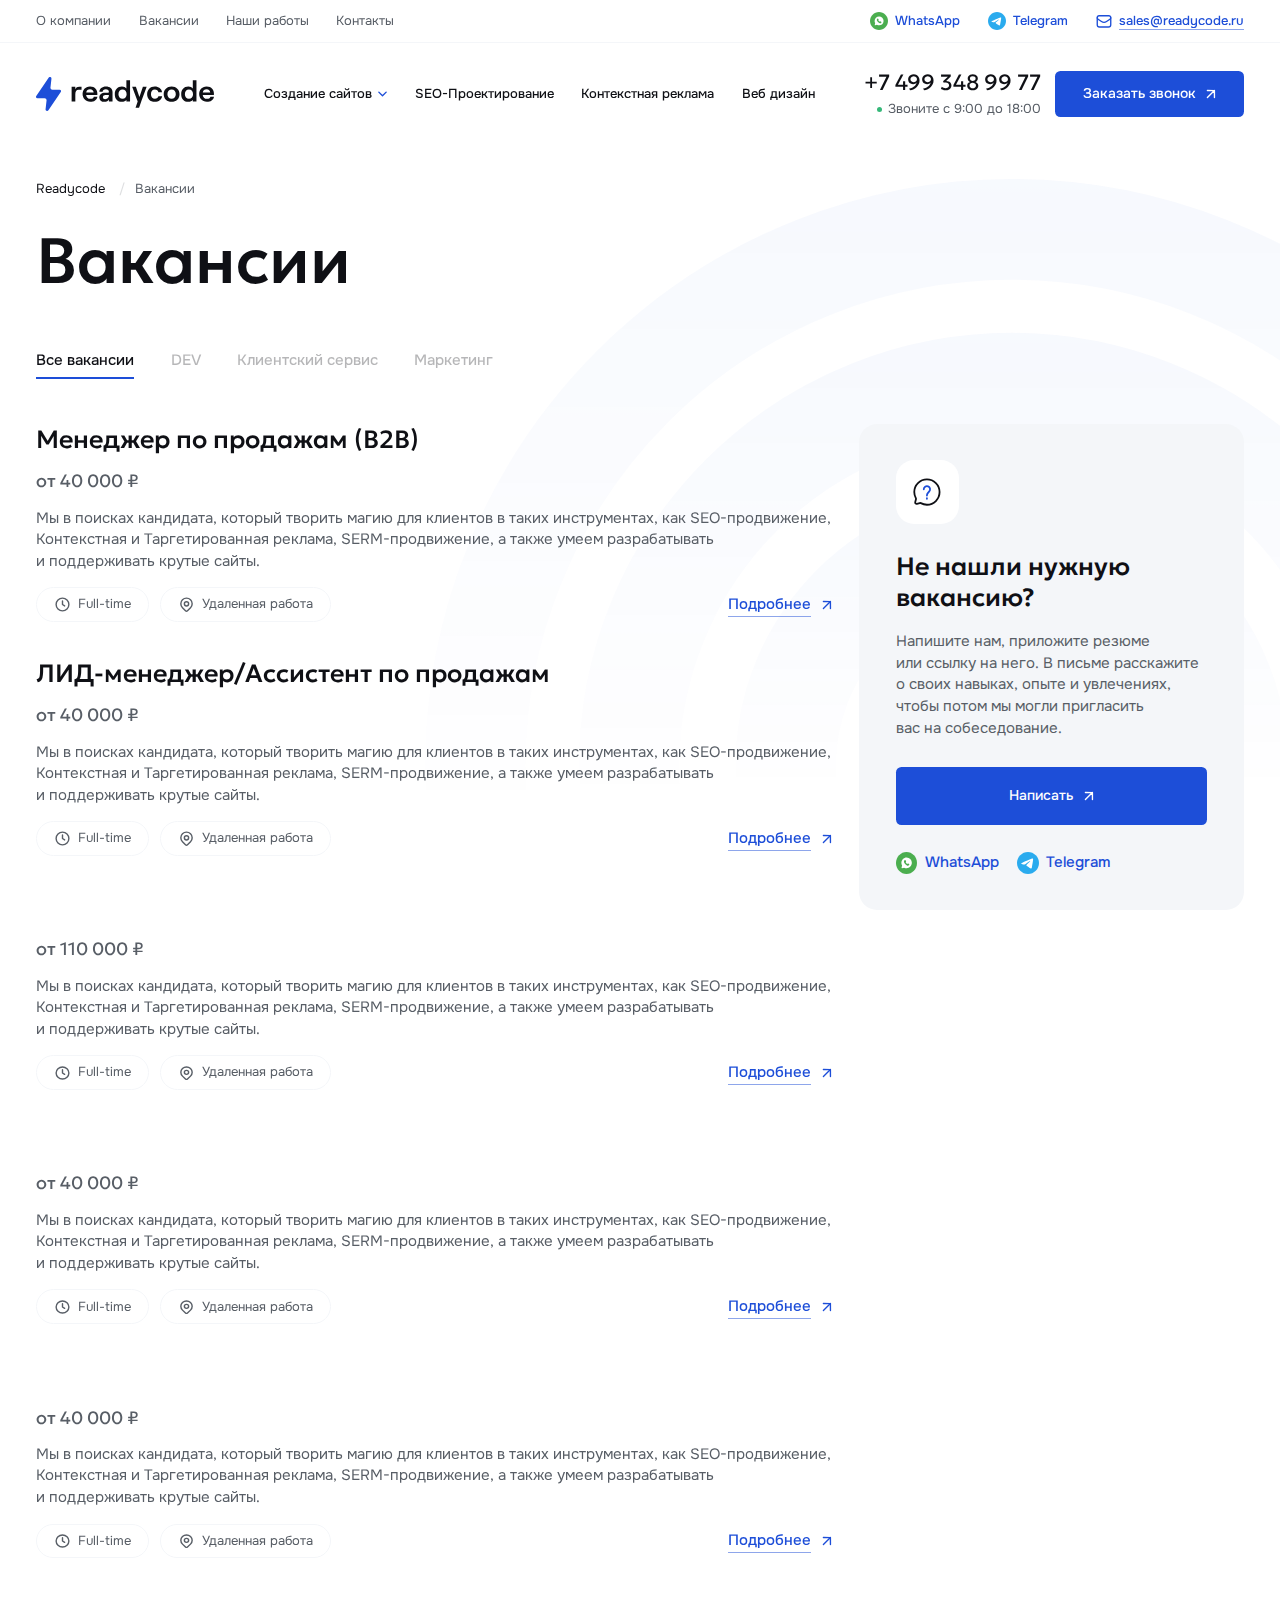
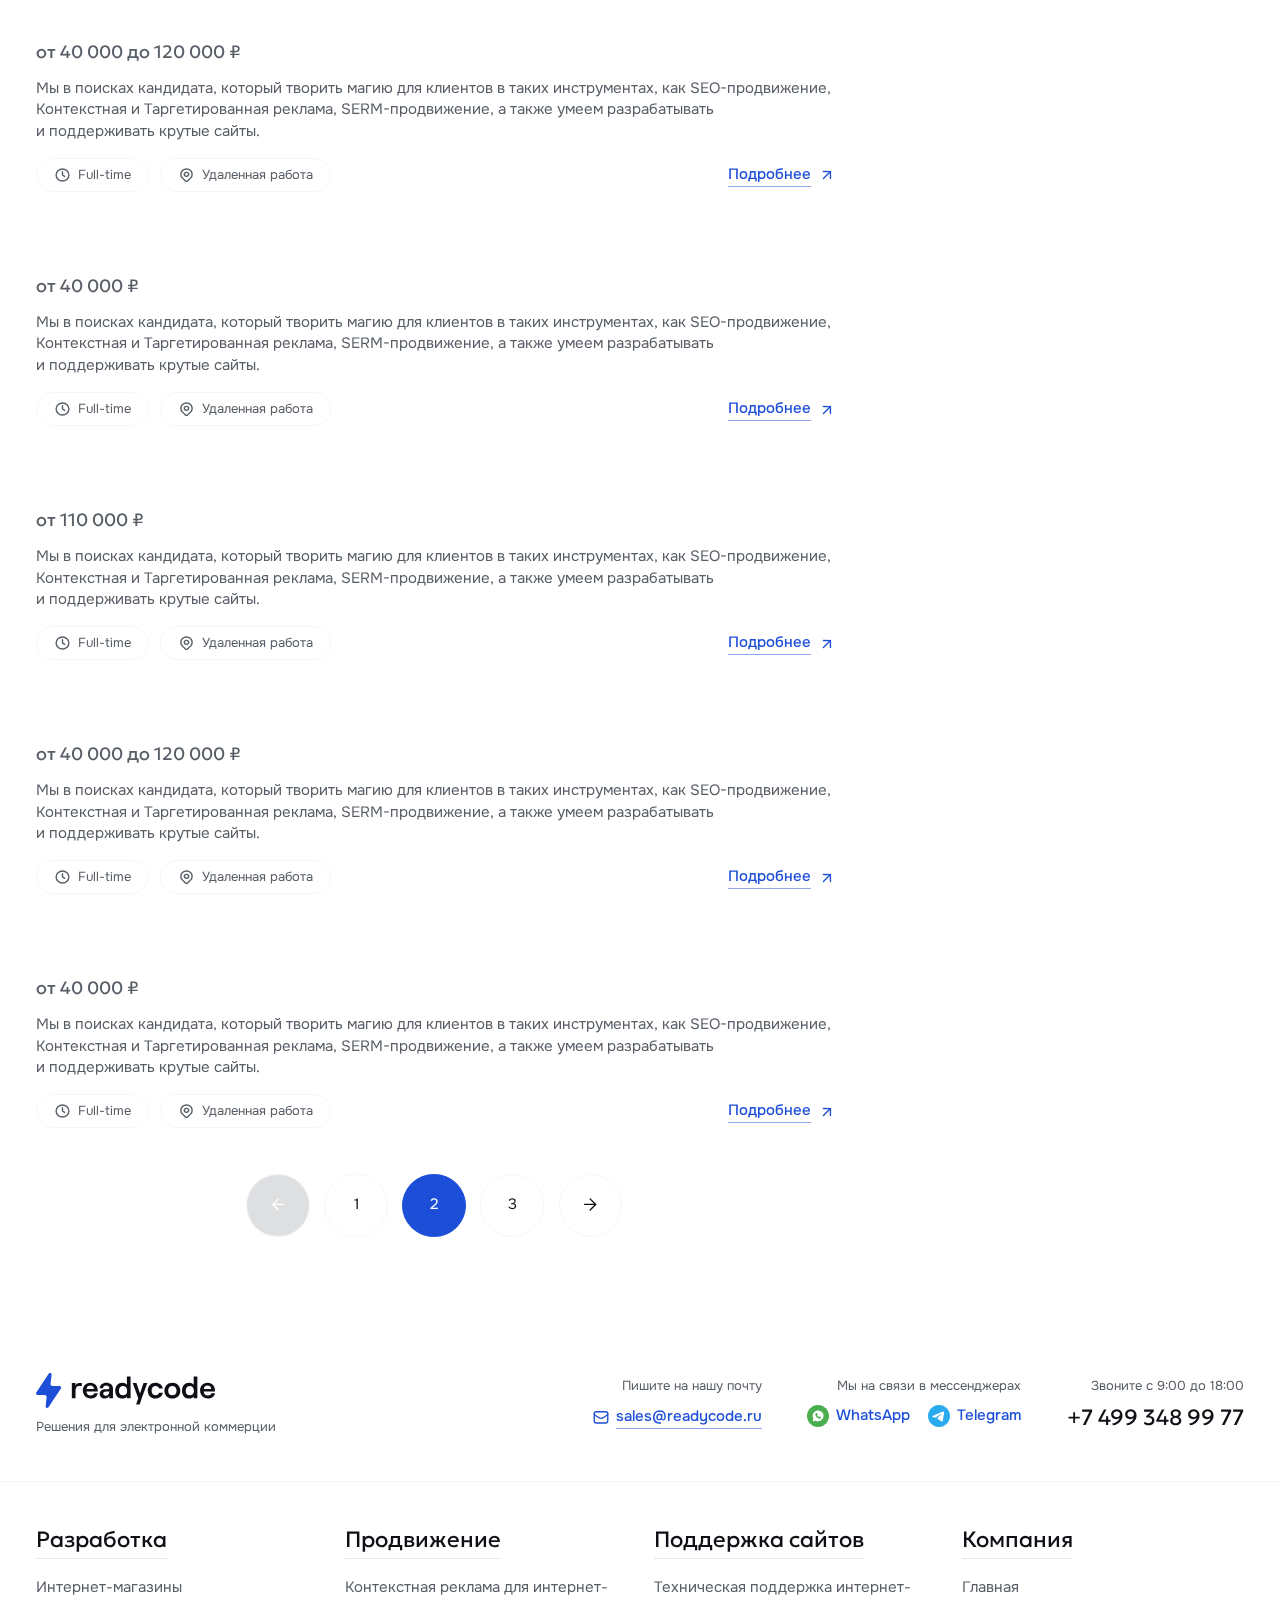
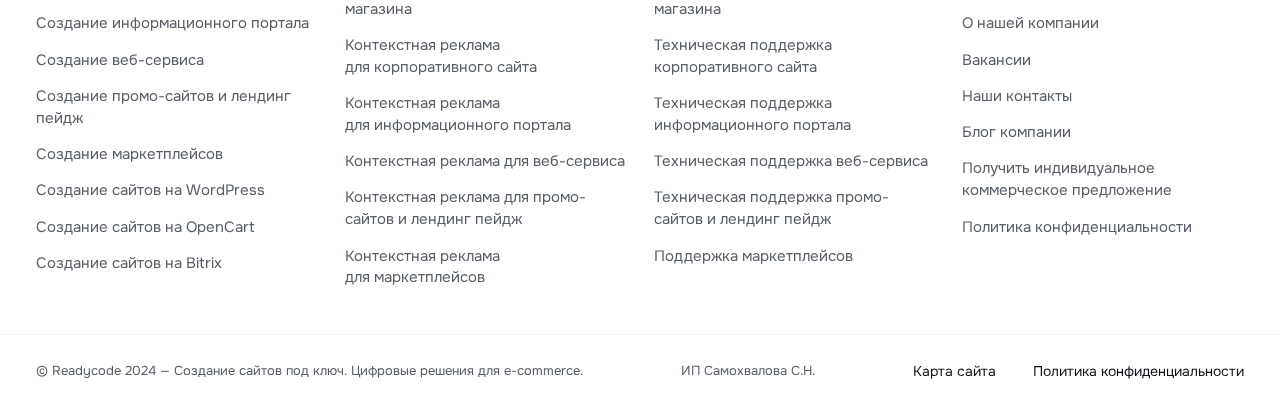
<file: vacancies.html>
<!DOCTYPE html>
<html lang="ru">

<head>
    <meta charset="UTF-8">
    <meta name="viewport" content="width=device-width, initial-scale=1.0">
    <meta name="description" content="">
    <meta name="keywords" content="">
    <link rel="preload" as="font" href="fonts/Geologica-Regular.woff2">
    <link rel="preload" as="font" href="fonts/Geologica-Medium.woff2">
    <link rel="preload" as="font" href="fonts/Onest-Light.woff2">
    <link rel="preload" as="font" href="fonts/Onest-Regular.woff2">
    <link rel="preload" as="font" href="fonts/Onest-Medium.woff2">
    <link rel="preload" as="font" href="fonts/Onest-Bold.woff2">
    <link rel="preload" as="font" href="fonts/Onest-ExtraBold.woff2">
    <link rel="stylesheet" href="css/libs.min.css">
    <link rel="stylesheet" href="css/style.min.css">
    <title>Вакансии</title>
</head>
<style>

</style>


<body class="m-page">
    <div class="wrapper" id="butter">
        <header class="header">
            <div class="header-top">
                <div class="container">
                    <div class="header-top__inner">
                        <nav class="nav">
                            <ul>
                                <li class="menu-item"><a href="">О компании</a></li>
                                <li class="menu-item"><a href="">Вакансии</a></li>
                                <li class="menu-item"><a href="">Наши работы</a></li>
                                <li class="menu-item"><a href="">Контакты</a></li>
                            </ul>
                        </nav>
                        <div class="header-contacts">
                            <div class="socials">
                                <a href="" class="socials__item">
                                    <img src="img/WhatsApp.svg" alt="WhatsApp">
                                    <span class="comm">WhatsApp</span>
                                </a>
                                <a href="" class="socials__item">
                                    <img src="img/Telegram.svg" alt="Telegram">
                                    <span class="comm">Telegram</span>
                                </a>
                            </div>
                            <a href="mailto:sales@readycode.ru" class="header-contacts__email m-link">
                                <img src="img/mail.svg" alt="Mail">
                                <span class="comm">sales@readycode.ru</span>
                            </a>
                            <a href="tel:+74993489977" class="header-contacts__phone">
                                <img src="img/phone.svg" alt="Phone">
                            </a>
                        </div>
                    </div>
                </div>
            </div>

            <div class="header-bottom">
                <div class="container">
                    <div class="header-bottom__inner">
                        <a href="" class="header__logo">
                            <img src="img/logo.svg" alt="Логотип">
                        </a>

                        <nav class="nav2">
                            <ul>
                                <li class="menu-item menu-item-has-children">
                                    <a href="">Создание сайтов</a>
                                    <ul>
                                        <li><a href="">Разработка интернет-магазина</a></li>
                                        <li><a href="">Разработка корпоративных сайтов</a></li>
                                        <li><a href="">Разработка Landing Page</a></li>
                                        <li><a href="">Разработка веб-сервисов</a></li>
                                        <li><a href="">Разработка информационных порталов</a></li>
                                    </ul>
                                </li>
                                <li class="menu-item"><a href="">SEO-Проектирование</a></li>
                                <li class="menu-item"><a href="">Контекстная реклама</a></li>
                                <li class="menu-item"><a href="">Веб дизайн</a></li>
                            </ul>
                        </nav>

                        <div class="header-action">
                            <div class="header-contacts2">
                                <div class="h5">
                                    <a href="">+7 499 348 99 77</a>
                                </div>
                                <div class="header-contacts2__time">
                                    <div class="comm gray-text">
                                        Звоните с 9:00 до 18:00
                                    </div>
                                </div>
                            </div>

                            <button class="header-action__btn m-btn _small m-btn-blue">
                                <span>Заказать звонок</span>
                                <img src="img/arrow-white.svg" alt="">
                                <span class="_animate-span"></span>
                            </button>
                            <button class="burger _toggle-menu">
                                <img class="_view1" src="img/burger.svg" alt="">
                                <img class="_view2" src="img/burger2.svg" alt="">
                            </button>
                        </div>
                    </div>
                </div>
            </div>


            <div class="menu">
                <div class="menu__bg _toggle-menu"></div>
                <div class="menu__dialog">
                    <div class="menu__top">
                        <a href="" class="header__logo">
                            <img src="img/logo.svg" alt="Логотип">
                        </a>
                        <button class="menu__close _toggle-menu">
                            <img src="img/close3.svg" alt="Закрыть">
                        </button>
                    </div>

                    <div class="menu__scroll">
                        <div class="menu-nav">
                            <div class="menu-nav__item">
                                <img src="img/menu-icon.svg" class="menu-nav__icon" alt="">
                                <div class="menu-nav__content">
                                    <a href="" class="menu-nav__title">Создание сайтов</a>
                                    <ul class="menu-nav__list">
                                        <li><a href="">Разработка интернет-магазина</a></li>
                                        <li><a href="">Разработка корпоративных сайтов</a></li>
                                        <li><a href="">Разработка промо-страниц</a></li>
                                    </ul>
                                </div>
                            </div>
                            <div class="menu-nav__item">
                                <img src="img/menu-icon2.svg" class="menu-nav__icon" alt="">
                                <div class="menu-nav__content">
                                    <a href="" class="menu-nav__title">SEO-Продвижение</a>
                                </div>
                            </div>
                            <div class="menu-nav__item">
                                <img src="img/menu-icon3.svg" class="menu-nav__icon" alt="">
                                <div class="menu-nav__content">
                                    <a href="" class="menu-nav__title">Контекстная реклама</a>
                                </div>
                            </div>
                            <div class="menu-nav__item">
                                <img src="img/menu-icon4.svg" class="menu-nav__icon" alt="">
                                <div class="menu-nav__content">
                                    <a href="" class="menu-nav__title">Поддержка сайта</a>
                                </div>
                            </div>
                            <div class="menu-nav__item">
                                <img src="img/menu-icon5.svg" class="menu-nav__icon" alt="">
                                <div class="menu-nav__content">
                                    <a href="" class="menu-nav__title">Веб дизайн</a>
                                </div>
                            </div>
                            <div class="menu-nav__item">
                                <img src="img/menu-icon6.svg" class="menu-nav__icon" alt="">
                                <div class="menu-nav__content">
                                    <a href="" class="menu-nav__title">Наши работы</a>
                                </div>
                            </div>
                        </div>

                        <nav class="menu-nav2">
                            <ul>
                                <li class="menu-item"><a href="">О компании</a></li>
                                <li class="menu-item"><a href="">Вакансии</a></li>
                                <li class="menu-item"><a href="">Контакты</a></li>
                            </ul>
                        </nav>
                    </div>

                    <div class="menu__bottom">
                        <div class="menu-contacts">
                            <div class="comm gray-text">
                                Звоните с 9:00 до 18:00
                            </div>
                            <div class="h5">
                                <a href="">+7 499 348 99 77</a>
                            </div>
                        </div>
                        <div class="menu-contacts2">
                            <div class="socials">
                                <a href="" class="socials__item">
                                    <img src="img/WhatsApp.svg" alt="WhatsApp">
                                    <span class="p">WhatsApp</span>
                                </a>
                                <a href="" class="socials__item">
                                    <img src="img/Telegram.svg" alt="WhatsApp">
                                    <span class="p">Telegram</span>
                                </a>
                            </div>

                            <a href="mailto:sales@readycode.ru" class="menu-contacts2__email m-link">
                                <span class="p">sales@readycode.ru</span>
                            </a>
                        </div>
                    </div>
                </div>
            </div>

        </header>
        <main class="content">

            <div class="breadcrumbs">
                <div class="container">
                    <div class="breadcrumbs__items">
                        <a href="" class="breadcrumbs__item"><span>Readycode</span></a>
                        <div class="breadcrumbs__item"><span>Вакансии</span></div>
                    </div>
                </div>
            </div>

            <div class="vacancies-page page-block page-bg">
                <div class="container">
                    <h1 class="h1 m-title">
                        <span class='heading-line'>
                            <span class='heading-line__inner'>
                                Вакансии
                            </span>
                        </span>
                    </h1>

                    <div class="tabs">
                        <a href="" class="tab _active">
                            <span>Все вакансии</span>
                        </a>
                        <a href="" class="tab">
                            <span>DEV</span>
                        </a>
                        <a href="" class="tab">
                            <span>Клиентский сервис</span>
                        </a>
                        <a href="" class="tab">
                            <span>Маркетинг</span>
                        </a>
                    </div>

                    <div class="vacancies-page__grid grid3 grid-tablet">
                        <div class="vacancies-page__content">
                            <div class="vacancies-page__items">
                                <div class="vacancy-card">
                                    <div class="h4 m-title">
                                        <span class='heading-line'>
            <span class='heading-line__inner'>
                <a href="">Менеджер по продажам (B2B)</a>
            </span>
                                        </span>
                                    </div>
                                    <div class="h6 gray-text">
                                        от 40 000 ₽
                                    </div>
                                    <div class="p gray-text">
                                        Мы в поисках кандидата, который творить магию для клиентов в таких инструментах, как SEO-продвижение, Контекстная и Таргетированная реклама, SERM-продвижение, а также умеем разрабатывать и поддерживать крутые сайты.
                                    </div>
                                    <div class="vacancy-card__bottom">
                                        <div class="vacancy-card__badges">
                                            <div class="m-badge _gray-outline">
                                                <img src="img/clock.svg" alt="">
                                                <span class="comm">Full-time</span>
                                            </div>
                                            <div class="m-badge _gray-outline">
                                                <img src="img/marker.svg" alt="">
                                                <span class="comm">Удаленная работа</span>
                                            </div>
                                        </div>
                                        <a href="" class="m-link">
                                            <span class="p">Подробнее</span>
                                            <svg width="11" height="11" viewBox="0 0 11 11" fill="none" xmlns="http://www.w3.org/2000/svg">
                                                <path d="M9.25304 1.7478L1.55469 9.44615" stroke="#1D4ED8" stroke-width="1.5" stroke-linecap="round" stroke-linejoin="round" />
                                                <path d="M1.53906 1.69238L9.25198 1.74676L9.30747 9.46079" stroke="#1D4ED8" stroke-width="1.5" stroke-linecap="round" stroke-linejoin="round" />
                                            </svg>
                                        </a>
                                    </div>
                                </div>

                                <div class="vacancy-card">
                                    <div class="h4 m-title">
                                        <span class='heading-line'>
            <span class='heading-line__inner'>
                <a href="">ЛИД-менеджер/Ассистент по продажам</a>
            </span>
                                        </span>
                                    </div>
                                    <div class="h6 gray-text">
                                        от 40 000 ₽
                                    </div>
                                    <div class="p gray-text">
                                        Мы в поисках кандидата, который творить магию для клиентов в таких инструментах, как SEO-продвижение, Контекстная и Таргетированная реклама, SERM-продвижение, а также умеем разрабатывать и поддерживать крутые сайты.
                                    </div>
                                    <div class="vacancy-card__bottom">
                                        <div class="vacancy-card__badges">
                                            <div class="m-badge _gray-outline">
                                                <img src="img/clock.svg" alt="">
                                                <span class="comm">Full-time</span>
                                            </div>
                                            <div class="m-badge _gray-outline">
                                                <img src="img/marker.svg" alt="">
                                                <span class="comm">Удаленная работа</span>
                                            </div>
                                        </div>
                                        <a href="" class="m-link">
                                            <span class="p">Подробнее</span>
                                            <svg width="11" height="11" viewBox="0 0 11 11" fill="none" xmlns="http://www.w3.org/2000/svg">
                                                <path d="M9.25304 1.7478L1.55469 9.44615" stroke="#1D4ED8" stroke-width="1.5" stroke-linecap="round" stroke-linejoin="round" />
                                                <path d="M1.53906 1.69238L9.25198 1.74676L9.30747 9.46079" stroke="#1D4ED8" stroke-width="1.5" stroke-linecap="round" stroke-linejoin="round" />
                                            </svg>
                                        </a>
                                    </div>
                                </div>

                                <div class="vacancy-card">
                                    <div class="h4 m-title">
                                        <span class='heading-line'>
            <span class='heading-line__inner'>
                <a href="">Project manager</a>
            </span>
                                        </span>
                                    </div>
                                    <div class="h6 gray-text">
                                        от 110 000 ₽
                                    </div>
                                    <div class="p gray-text">
                                        Мы в поисках кандидата, который творить магию для клиентов в таких инструментах, как SEO-продвижение, Контекстная и Таргетированная реклама, SERM-продвижение, а также умеем разрабатывать и поддерживать крутые сайты.
                                    </div>
                                    <div class="vacancy-card__bottom">
                                        <div class="vacancy-card__badges">
                                            <div class="m-badge _gray-outline">
                                                <img src="img/clock.svg" alt="">
                                                <span class="comm">Full-time</span>
                                            </div>
                                            <div class="m-badge _gray-outline">
                                                <img src="img/marker.svg" alt="">
                                                <span class="comm">Удаленная работа</span>
                                            </div>
                                        </div>
                                        <a href="" class="m-link">
                                            <span class="p">Подробнее</span>
                                            <svg width="11" height="11" viewBox="0 0 11 11" fill="none" xmlns="http://www.w3.org/2000/svg">
                                                <path d="M9.25304 1.7478L1.55469 9.44615" stroke="#1D4ED8" stroke-width="1.5" stroke-linecap="round" stroke-linejoin="round" />
                                                <path d="M1.53906 1.69238L9.25198 1.74676L9.30747 9.46079" stroke="#1D4ED8" stroke-width="1.5" stroke-linecap="round" stroke-linejoin="round" />
                                            </svg>
                                        </a>
                                    </div>
                                </div>

                                <div class="vacancy-card">
                                    <div class="h4 m-title">
                                        <span class='heading-line'>
            <span class='heading-line__inner'>
                <a href="">Менеджер по продажам (B2B)</a>
            </span>
                                        </span>
                                    </div>
                                    <div class="h6 gray-text">
                                        от 40 000 ₽
                                    </div>
                                    <div class="p gray-text">
                                        Мы в поисках кандидата, который творить магию для клиентов в таких инструментах, как SEO-продвижение, Контекстная и Таргетированная реклама, SERM-продвижение, а также умеем разрабатывать и поддерживать крутые сайты.
                                    </div>
                                    <div class="vacancy-card__bottom">
                                        <div class="vacancy-card__badges">
                                            <div class="m-badge _gray-outline">
                                                <img src="img/clock.svg" alt="">
                                                <span class="comm">Full-time</span>
                                            </div>
                                            <div class="m-badge _gray-outline">
                                                <img src="img/marker.svg" alt="">
                                                <span class="comm">Удаленная работа</span>
                                            </div>
                                        </div>
                                        <a href="" class="m-link">
                                            <span class="p">Подробнее</span>
                                            <svg width="11" height="11" viewBox="0 0 11 11" fill="none" xmlns="http://www.w3.org/2000/svg">
                                                <path d="M9.25304 1.7478L1.55469 9.44615" stroke="#1D4ED8" stroke-width="1.5" stroke-linecap="round" stroke-linejoin="round" />
                                                <path d="M1.53906 1.69238L9.25198 1.74676L9.30747 9.46079" stroke="#1D4ED8" stroke-width="1.5" stroke-linecap="round" stroke-linejoin="round" />
                                            </svg>
                                        </a>
                                    </div>
                                </div>

                                <div class="vacancy-card">
                                    <div class="h4 m-title">
                                        <span class='heading-line'>
            <span class='heading-line__inner'>
                <a href="">Менеджер по продажам (B2B)</a>
            </span>
                                        </span>
                                    </div>
                                    <div class="h6 gray-text">
                                        от 40 000 ₽
                                    </div>
                                    <div class="p gray-text">
                                        Мы в поисках кандидата, который творить магию для клиентов в таких инструментах, как SEO-продвижение, Контекстная и Таргетированная реклама, SERM-продвижение, а также умеем разрабатывать и поддерживать крутые сайты.
                                    </div>
                                    <div class="vacancy-card__bottom">
                                        <div class="vacancy-card__badges">
                                            <div class="m-badge _gray-outline">
                                                <img src="img/clock.svg" alt="">
                                                <span class="comm">Full-time</span>
                                            </div>
                                            <div class="m-badge _gray-outline">
                                                <img src="img/marker.svg" alt="">
                                                <span class="comm">Удаленная работа</span>
                                            </div>
                                        </div>
                                        <a href="" class="m-link">
                                            <span class="p">Подробнее</span>
                                            <svg width="11" height="11" viewBox="0 0 11 11" fill="none" xmlns="http://www.w3.org/2000/svg">
                                                <path d="M9.25304 1.7478L1.55469 9.44615" stroke="#1D4ED8" stroke-width="1.5" stroke-linecap="round" stroke-linejoin="round" />
                                                <path d="M1.53906 1.69238L9.25198 1.74676L9.30747 9.46079" stroke="#1D4ED8" stroke-width="1.5" stroke-linecap="round" stroke-linejoin="round" />
                                            </svg>
                                        </a>
                                    </div>
                                </div>

                                <div class="vacancy-card">
                                    <div class="h4 m-title">
                                        <span class='heading-line'>
            <span class='heading-line__inner'>
                <a href="">Специалист по платному трафику / PPC-специалист</a>
            </span>
                                        </span>
                                    </div>
                                    <div class="h6 gray-text">
                                        от 40 000 до 120 000 ₽
                                    </div>
                                    <div class="p gray-text">
                                        Мы в поисках кандидата, который творить магию для клиентов в таких инструментах, как SEO-продвижение, Контекстная и Таргетированная реклама, SERM-продвижение, а также умеем разрабатывать и поддерживать крутые сайты.
                                    </div>
                                    <div class="vacancy-card__bottom">
                                        <div class="vacancy-card__badges">
                                            <div class="m-badge _gray-outline">
                                                <img src="img/clock.svg" alt="">
                                                <span class="comm">Full-time</span>
                                            </div>
                                            <div class="m-badge _gray-outline">
                                                <img src="img/marker.svg" alt="">
                                                <span class="comm">Удаленная работа</span>
                                            </div>
                                        </div>
                                        <a href="" class="m-link">
                                            <span class="p">Подробнее</span>
                                            <svg width="11" height="11" viewBox="0 0 11 11" fill="none" xmlns="http://www.w3.org/2000/svg">
                                                <path d="M9.25304 1.7478L1.55469 9.44615" stroke="#1D4ED8" stroke-width="1.5" stroke-linecap="round" stroke-linejoin="round" />
                                                <path d="M1.53906 1.69238L9.25198 1.74676L9.30747 9.46079" stroke="#1D4ED8" stroke-width="1.5" stroke-linecap="round" stroke-linejoin="round" />
                                            </svg>
                                        </a>
                                    </div>
                                </div>

                                <div class="vacancy-card">
                                    <div class="h4 m-title">
                                        <span class='heading-line'>
            <span class='heading-line__inner'>
                <a href="">ЛИД-менеджер/Ассистент по продажам</a>
            </span>
                                        </span>
                                    </div>
                                    <div class="h6 gray-text">
                                        от 40 000 ₽
                                    </div>
                                    <div class="p gray-text">
                                        Мы в поисках кандидата, который творить магию для клиентов в таких инструментах, как SEO-продвижение, Контекстная и Таргетированная реклама, SERM-продвижение, а также умеем разрабатывать и поддерживать крутые сайты.
                                    </div>
                                    <div class="vacancy-card__bottom">
                                        <div class="vacancy-card__badges">
                                            <div class="m-badge _gray-outline">
                                                <img src="img/clock.svg" alt="">
                                                <span class="comm">Full-time</span>
                                            </div>
                                            <div class="m-badge _gray-outline">
                                                <img src="img/marker.svg" alt="">
                                                <span class="comm">Удаленная работа</span>
                                            </div>
                                        </div>
                                        <a href="" class="m-link">
                                            <span class="p">Подробнее</span>
                                            <svg width="11" height="11" viewBox="0 0 11 11" fill="none" xmlns="http://www.w3.org/2000/svg">
                                                <path d="M9.25304 1.7478L1.55469 9.44615" stroke="#1D4ED8" stroke-width="1.5" stroke-linecap="round" stroke-linejoin="round" />
                                                <path d="M1.53906 1.69238L9.25198 1.74676L9.30747 9.46079" stroke="#1D4ED8" stroke-width="1.5" stroke-linecap="round" stroke-linejoin="round" />
                                            </svg>
                                        </a>
                                    </div>
                                </div>

                                <div class="vacancy-card">
                                    <div class="h4 m-title">
                                        <span class='heading-line'>
            <span class='heading-line__inner'>
                <a href="">Project manager</a>
            </span>
                                        </span>
                                    </div>
                                    <div class="h6 gray-text">
                                        от 110 000 ₽
                                    </div>
                                    <div class="p gray-text">
                                        Мы в поисках кандидата, который творить магию для клиентов в таких инструментах, как SEO-продвижение, Контекстная и Таргетированная реклама, SERM-продвижение, а также умеем разрабатывать и поддерживать крутые сайты.
                                    </div>
                                    <div class="vacancy-card__bottom">
                                        <div class="vacancy-card__badges">
                                            <div class="m-badge _gray-outline">
                                                <img src="img/clock.svg" alt="">
                                                <span class="comm">Full-time</span>
                                            </div>
                                            <div class="m-badge _gray-outline">
                                                <img src="img/marker.svg" alt="">
                                                <span class="comm">Удаленная работа</span>
                                            </div>
                                        </div>
                                        <a href="" class="m-link">
                                            <span class="p">Подробнее</span>
                                            <svg width="11" height="11" viewBox="0 0 11 11" fill="none" xmlns="http://www.w3.org/2000/svg">
                                                <path d="M9.25304 1.7478L1.55469 9.44615" stroke="#1D4ED8" stroke-width="1.5" stroke-linecap="round" stroke-linejoin="round" />
                                                <path d="M1.53906 1.69238L9.25198 1.74676L9.30747 9.46079" stroke="#1D4ED8" stroke-width="1.5" stroke-linecap="round" stroke-linejoin="round" />
                                            </svg>
                                        </a>
                                    </div>
                                </div>

                                <div class="vacancy-card">
                                    <div class="h4 m-title">
                                        <span class='heading-line'>
            <span class='heading-line__inner'>
                <a href="">Специалист по платному трафику / PPC-специалист</a>
            </span>
                                        </span>
                                    </div>
                                    <div class="h6 gray-text">
                                        от 40 000 до 120 000 ₽
                                    </div>
                                    <div class="p gray-text">
                                        Мы в поисках кандидата, который творить магию для клиентов в таких инструментах, как SEO-продвижение, Контекстная и Таргетированная реклама, SERM-продвижение, а также умеем разрабатывать и поддерживать крутые сайты.
                                    </div>
                                    <div class="vacancy-card__bottom">
                                        <div class="vacancy-card__badges">
                                            <div class="m-badge _gray-outline">
                                                <img src="img/clock.svg" alt="">
                                                <span class="comm">Full-time</span>
                                            </div>
                                            <div class="m-badge _gray-outline">
                                                <img src="img/marker.svg" alt="">
                                                <span class="comm">Удаленная работа</span>
                                            </div>
                                        </div>
                                        <a href="" class="m-link">
                                            <span class="p">Подробнее</span>
                                            <svg width="11" height="11" viewBox="0 0 11 11" fill="none" xmlns="http://www.w3.org/2000/svg">
                                                <path d="M9.25304 1.7478L1.55469 9.44615" stroke="#1D4ED8" stroke-width="1.5" stroke-linecap="round" stroke-linejoin="round" />
                                                <path d="M1.53906 1.69238L9.25198 1.74676L9.30747 9.46079" stroke="#1D4ED8" stroke-width="1.5" stroke-linecap="round" stroke-linejoin="round" />
                                            </svg>
                                        </a>
                                    </div>
                                </div>

                                <div class="vacancy-card">
                                    <div class="h4 m-title">
                                        <span class='heading-line'>
            <span class='heading-line__inner'>
                <a href="">Менеджер по продажам (B2B)</a>
            </span>
                                        </span>
                                    </div>
                                    <div class="h6 gray-text">
                                        от 40 000 ₽
                                    </div>
                                    <div class="p gray-text">
                                        Мы в поисках кандидата, который творить магию для клиентов в таких инструментах, как SEO-продвижение, Контекстная и Таргетированная реклама, SERM-продвижение, а также умеем разрабатывать и поддерживать крутые сайты.
                                    </div>
                                    <div class="vacancy-card__bottom">
                                        <div class="vacancy-card__badges">
                                            <div class="m-badge _gray-outline">
                                                <img src="img/clock.svg" alt="">
                                                <span class="comm">Full-time</span>
                                            </div>
                                            <div class="m-badge _gray-outline">
                                                <img src="img/marker.svg" alt="">
                                                <span class="comm">Удаленная работа</span>
                                            </div>
                                        </div>
                                        <a href="" class="m-link">
                                            <span class="p">Подробнее</span>
                                            <svg width="11" height="11" viewBox="0 0 11 11" fill="none" xmlns="http://www.w3.org/2000/svg">
                                                <path d="M9.25304 1.7478L1.55469 9.44615" stroke="#1D4ED8" stroke-width="1.5" stroke-linecap="round" stroke-linejoin="round" />
                                                <path d="M1.53906 1.69238L9.25198 1.74676L9.30747 9.46079" stroke="#1D4ED8" stroke-width="1.5" stroke-linecap="round" stroke-linejoin="round" />
                                            </svg>
                                        </a>
                                    </div>
                                </div>

                            </div>
                            <div class="pagination">
                                <div class="pagination__items">
                                    <a href="" class="_disabled pagination__item _btn">
                                        <svg width="16" height="15" viewBox="0 0 16 15" fill="none" xmlns="http://www.w3.org/2000/svg">
                                            <path d="M2.10394 7.07135L14.2007 7.07134" stroke="#0F1015" stroke-width="1.5" stroke-linecap="round" stroke-linejoin="round" />
                                            <path d="M8.12012 0.967773L2.103 7.07034L8.12012 13.1747" stroke="#0F1015" stroke-width="1.5" stroke-linecap="round" stroke-linejoin="round" />
                                        </svg>
                                    </a>
                                    <a href="" class="pagination__item">
                                        <span class="p">1</span>
                                    </a>
                                    <a href="" class="pagination__item _active">
                                        <span class="p">2</span>
                                    </a>
                                    <a href="" class="pagination__item">
                                        <span class="p">3</span>
                                    </a>

                                    <a href="" class="pagination__item _btn">
                                        <svg width="16" height="15" viewBox="0 0 16 15" fill="none" xmlns="http://www.w3.org/2000/svg">
                                            <path d="M13.8961 7.07135L1.79927 7.07134" stroke="#0F1015" stroke-width="1.5" stroke-linecap="round" stroke-linejoin="round" />
                                            <path d="M7.87891 0.967773L13.896 7.07034L7.87891 13.1747" stroke="#0F1015" stroke-width="1.5" stroke-linecap="round" stroke-linejoin="round" />
                                        </svg>
                                    </a>
                                </div>
                            </div>

                        </div>
                        <div class="vacancies-page__sidebar">
                            <div class="vacancy-sidebar">
                                <div class="vacancy-sidebar__icon">
                                    <img src="img/question.svg" alt="">
                                </div>
                                <div class="vacancy-sidebar__info">
                                    <div class="h4 _animate-block">
                                        Не нашли нужную вакансию?
                                    </div>
                                    <div class="p gray-text">
                                        Напишите нам, приложите резюме или ссылку на него. В письме расскажите о своих навыках, опыте и увлечениях, чтобы потом мы могли пригласить вас на собеседование.
                                    </div>
                                </div>
                                <div class="vacancy-sidebar__bottom">
                                    <button class="vacancy-sidebar__btn m-btn m-btn-blue">
                                        <span>Написать</span>
                                        <img src="img/arrow-white.svg" alt="">
                                        <span class="_animate-span"></span>
                                    </button>
                                    <div class="socials">
                                        <a href="" class="socials__item">
                                            <img src="img/WhatsApp.svg" alt="WhatsApp">
                                            <span class="p">WhatsApp</span>
                                        </a>
                                        <a href="" class="socials__item">
                                            <img src="img/Telegram.svg" alt="WhatsApp">
                                            <span class="p">Telegram</span>
                                        </a>
                                    </div>

                                </div>
                            </div>
                        </div>
                    </div>
                </div>
            </div>

        </main>
        <footer class="footer">
            <div class="footer-top">
                <div class="container">
                    <div class="footer-top__inner">
                        <div class="footer-info">
                            <a href="" class="footer-info__logo">
                                <img src="img/logo.svg" alt="">
                            </a>
                            <div class="comm gray-text">
                                Решения для электронной коммерции
                            </div>
                        </div>
                        <div class="footer-contacts">
                            <div class="footer-contacts__item">
                                <div class="comm gray-text">
                                    Пишите на нашу почту
                                </div>
                                <div class="footer-contacts__content">
                                    <a href="mailto:sales@readycode.ru" class="m-link">
                                        <img src="img/mail.svg" alt="Mail">
                                        <span class="p">sales@readycode.ru</span>
                                    </a>
                                </div>
                            </div>
                            <div class="footer-contacts__item _socials">
                                <div class="comm gray-text">
                                    Мы на связи в мессенджерах
                                </div>
                                <div class="footer-contacts__content">
                                    <div class="socials">
                                        <a href="" class="socials__item">
                                            <img src="img/WhatsApp.svg" alt="WhatsApp">
                                            <span class="p">WhatsApp</span>
                                        </a>
                                        <a href="" class="socials__item">
                                            <img src="img/Telegram.svg" alt="WhatsApp">
                                            <span class="p">Telegram</span>
                                        </a>
                                    </div>

                                </div>
                            </div>
                            <div class="footer-contacts__item _phone">
                                <div class="comm gray-text">
                                    Звоните с 9:00 до 18:00
                                </div>
                                <div class="footer-contacts__content">
                                    <div class="h5">
                                        <a class="footer-contacts__phone" href="">+7 499 348 99 77</a>
                                    </div>
                                </div>
                            </div>
                        </div>
                    </div>
                </div>
            </div>

            <div class="footer-middle">
                <div class="container">
                    <div class="footer-middle__inner grid4 grid2-tablet grid-mob">
                        <div class="footer-nav">
                            <div class="footer-nav__show">
                                <div class="footer-nav__title">
                                    <span class="h5">
                            Разработка
                        </span>
                                </div>
                                <button class="footer-nav__btn">
                                    <img src="img/arrow-bottom.svg" alt="">
                                </button>
                            </div>
                            <div class="footer-nav__hidden">
                                <div class="footer-nav__links">
                                    <a href="" class="footer-nav__link"><span>Интернет-магазины</span></a>
                                    <a href="" class="footer-nav__link"><span>Создание информационного портала</span></a>
                                    <a href="" class="footer-nav__link"><span>Создание веб-сервиса</span></a>
                                    <a href="" class="footer-nav__link"><span>Создание промо-сайтов и лендинг пейдж</span></a>
                                    <a href="" class="footer-nav__link"><span>Создание маркетплейсов</span></a>
                                    <a href="" class="footer-nav__link"><span>Создание сайтов на WordPress</span></a>
                                    <a href="" class="footer-nav__link"><span>Создание сайтов на OpenCart</span></a>
                                    <a href="" class="footer-nav__link"><span>Создание сайтов на Bitrix</span></a>
                                </div>
                            </div>
                        </div>
                        <div class="footer-nav">
                            <div class="footer-nav__show">
                                <div class="footer-nav__title">
                                    <span class="h5">
                            Продвижение
                        </span>
                                </div>
                                <button class="footer-nav__btn">
                                    <img src="img/arrow-bottom.svg" alt="">
                                </button>
                            </div>
                            <div class="footer-nav__hidden">
                                <div class="footer-nav__links">
                                    <a href="" class="footer-nav__link"><span>Контекстная реклама для интернет-магазина</span></a>
                                    <a href="" class="footer-nav__link"><span>Контекстная реклама для корпоративного сайта</span></a>
                                    <a href="" class="footer-nav__link"><span>Контекстная реклама для информационного портала</span></a>
                                    <a href="" class="footer-nav__link"><span>Контекстная реклама для веб-сервиса</span></a>
                                    <a href="" class="footer-nav__link"><span>Контекстная реклама для промо-сайтов и лендинг пейдж</span></a>
                                    <a href="" class="footer-nav__link"><span>Контекстная реклама для маркетплейсов</span></a>
                                </div>
                            </div>
                        </div>
                        <div class="footer-nav">
                            <div class="footer-nav__show">
                                <div class="footer-nav__title">
                                    <span class="h5">
                            Поддержка сайтов
                        </span>
                                </div>
                                <button class="footer-nav__btn">
                                    <img src="img/arrow-bottom.svg" alt="">
                                </button>
                            </div>
                            <div class="footer-nav__hidden">
                                <div class="footer-nav__links">
                                    <a href="" class="footer-nav__link"><span>Техническая поддержка интернет-магазина</span></a>
                                    <a href="" class="footer-nav__link"><span>Техническая поддержка корпоративного сайта</span></a>
                                    <a href="" class="footer-nav__link"><span>Техническая поддержка информационного портала</span></a>
                                    <a href="" class="footer-nav__link"><span>Техническая поддержка веб-сервиса</span></a>
                                    <a href="" class="footer-nav__link"><span>Техническая поддержка промо-сайтов и лендинг пейдж</span></a>
                                    <a href="" class="footer-nav__link"><span>Поддержка маркетплейсов</span></a>
                                </div>
                            </div>
                        </div>
                        <div class="footer-nav">
                            <div class="footer-nav__show">
                                <div class="footer-nav__title">
                                    <span class="h5">
                            Компания
                        </span>
                                </div>
                                <button class="footer-nav__btn">
                                    <img src="img/arrow-bottom.svg" alt="">
                                </button>
                            </div>
                            <div class="footer-nav__hidden">
                                <div class="footer-nav__links">
                                    <a href="" class="footer-nav__link"><span>Главная</span></a>
                                    <a href="" class="footer-nav__link"><span>О нашей компании</span></a>
                                    <a href="" class="footer-nav__link"><span>Вакансии</span></a>
                                    <a href="" class="footer-nav__link"><span>Наши контакты</span></a>
                                    <a href="" class="footer-nav__link"><span>Блог компании</span></a>
                                    <a href="" class="footer-nav__link"><span>Получить индивидуальное коммерческое предложение</span></a>
                                    <a href="" class="footer-nav__link"><span>Политика конфиденциальности</span></a>
                                </div>
                            </div>
                        </div>
                    </div>
                </div>
            </div>

            <div class="footer-bottom">
                <div class="container">
                    <div class="footer-bottom__inner">
                        <div class="footer-bottom__c">
                            <div class="comm gray-text">
                                © Readycode 2024 — Создание сайтов под ключ. Цифровые решения для e-commerce.
                            </div>
                        </div>
                        <div class="footer-bottom__owner">
                            <div class="comm gray-text">
                                ИП Самохвалова С.Н.
                            </div>
                        </div>
                        <div class="footer-bottom__links">
                            <a href="" class="footer-bottom__link"><span>Карта сайта</span></a>
                            <a href="" class="footer-bottom__link"><span>Политика конфиденциальности</span></a>
                        </div>
                    </div>
                </div>
            </div>

        </footer>
    </div>

    <script src="js/butter.js"></script>
    <script src="js/libs.min.js"></script>
    <script src="js/main.min.js"></script>

</body>

</html>
</file>
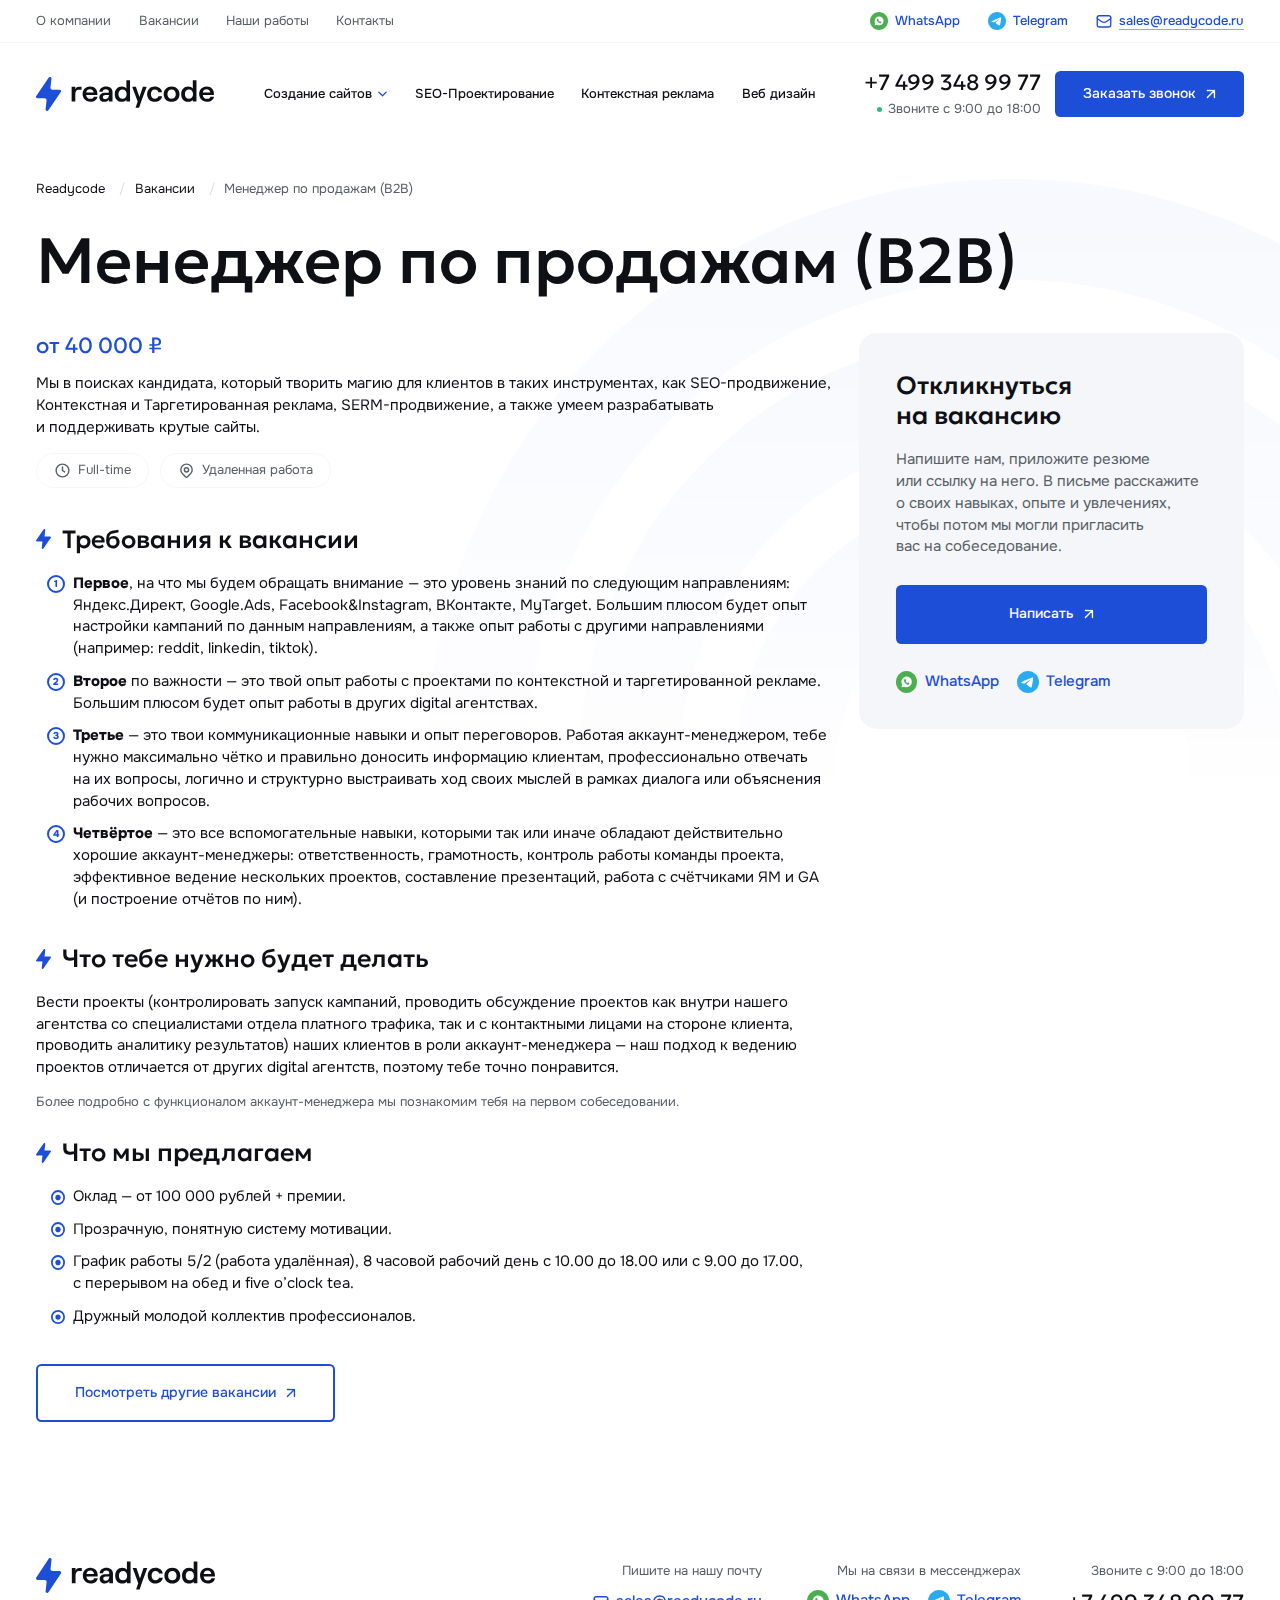
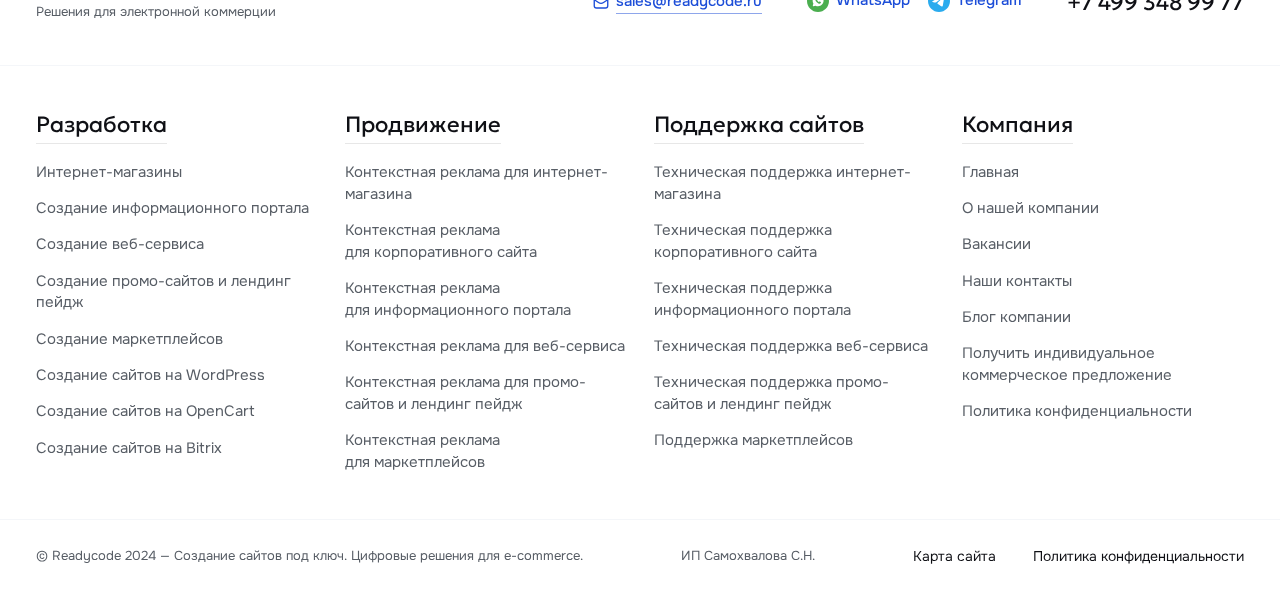
<file: vacancy-item.html>
<!DOCTYPE html>
<html lang="ru">

<head>
    <meta charset="UTF-8">
    <meta name="viewport" content="width=device-width, initial-scale=1.0">
    <meta name="description" content="">
    <meta name="keywords" content="">
    <link rel="preload" as="font" href="fonts/Geologica-Regular.woff2">
    <link rel="preload" as="font" href="fonts/Geologica-Medium.woff2">
    <link rel="preload" as="font" href="fonts/Onest-Light.woff2">
    <link rel="preload" as="font" href="fonts/Onest-Regular.woff2">
    <link rel="preload" as="font" href="fonts/Onest-Medium.woff2">
    <link rel="preload" as="font" href="fonts/Onest-Bold.woff2">
    <link rel="preload" as="font" href="fonts/Onest-ExtraBold.woff2">
    <link rel="stylesheet" href="css/libs.min.css">
    <link rel="stylesheet" href="css/style.min.css">
    <title>Вакансии</title>
</head>
<style>

</style>


<body class="m-page">
    <div class="wrapper" id="butter">
        <header class="header">
            <div class="header-top">
                <div class="container">
                    <div class="header-top__inner">
                        <nav class="nav">
                            <ul>
                                <li class="menu-item"><a href="">О компании</a></li>
                                <li class="menu-item"><a href="">Вакансии</a></li>
                                <li class="menu-item"><a href="">Наши работы</a></li>
                                <li class="menu-item"><a href="">Контакты</a></li>
                            </ul>
                        </nav>
                        <div class="header-contacts">
                            <div class="socials">
                                <a href="" class="socials__item">
                                    <img src="img/WhatsApp.svg" alt="WhatsApp">
                                    <span class="comm">WhatsApp</span>
                                </a>
                                <a href="" class="socials__item">
                                    <img src="img/Telegram.svg" alt="Telegram">
                                    <span class="comm">Telegram</span>
                                </a>
                            </div>
                            <a href="mailto:sales@readycode.ru" class="header-contacts__email m-link">
                                <img src="img/mail.svg" alt="Mail">
                                <span class="comm">sales@readycode.ru</span>
                            </a>
                            <a href="tel:+74993489977" class="header-contacts__phone">
                                <img src="img/phone.svg" alt="Phone">
                            </a>
                        </div>
                    </div>
                </div>
            </div>

            <div class="header-bottom">
                <div class="container">
                    <div class="header-bottom__inner">
                        <a href="" class="header__logo">
                            <img src="img/logo.svg" alt="Логотип">
                        </a>

                        <nav class="nav2">
                            <ul>
                                <li class="menu-item menu-item-has-children">
                                    <a href="">Создание сайтов</a>
                                    <ul>
                                        <li><a href="">Разработка интернет-магазина</a></li>
                                        <li><a href="">Разработка корпоративных сайтов</a></li>
                                        <li><a href="">Разработка Landing Page</a></li>
                                        <li><a href="">Разработка веб-сервисов</a></li>
                                        <li><a href="">Разработка информационных порталов</a></li>
                                    </ul>
                                </li>
                                <li class="menu-item"><a href="">SEO-Проектирование</a></li>
                                <li class="menu-item"><a href="">Контекстная реклама</a></li>
                                <li class="menu-item"><a href="">Веб дизайн</a></li>
                            </ul>
                        </nav>

                        <div class="header-action">
                            <div class="header-contacts2">
                                <div class="h5">
                                    <a href="">+7 499 348 99 77</a>
                                </div>
                                <div class="header-contacts2__time">
                                    <div class="comm gray-text">
                                        Звоните с 9:00 до 18:00
                                    </div>
                                </div>
                            </div>

                            <button class="header-action__btn m-btn _small m-btn-blue">
                                <span>Заказать звонок</span>
                                <img src="img/arrow-white.svg" alt="">
                                <span class="_animate-span"></span>
                            </button>
                            <button class="burger _toggle-menu">
                                <img class="_view1" src="img/burger.svg" alt="">
                                <img class="_view2" src="img/burger2.svg" alt="">
                            </button>
                        </div>
                    </div>
                </div>
            </div>


            <div class="menu">
                <div class="menu__bg _toggle-menu"></div>
                <div class="menu__dialog">
                    <div class="menu__top">
                        <a href="" class="header__logo">
                            <img src="img/logo.svg" alt="Логотип">
                        </a>
                        <button class="menu__close _toggle-menu">
                            <img src="img/close3.svg" alt="Закрыть">
                        </button>
                    </div>

                    <div class="menu__scroll">
                        <div class="menu-nav">
                            <div class="menu-nav__item">
                                <img src="img/menu-icon.svg" class="menu-nav__icon" alt="">
                                <div class="menu-nav__content">
                                    <a href="" class="menu-nav__title">Создание сайтов</a>
                                    <ul class="menu-nav__list">
                                        <li><a href="">Разработка интернет-магазина</a></li>
                                        <li><a href="">Разработка корпоративных сайтов</a></li>
                                        <li><a href="">Разработка промо-страниц</a></li>
                                    </ul>
                                </div>
                            </div>
                            <div class="menu-nav__item">
                                <img src="img/menu-icon2.svg" class="menu-nav__icon" alt="">
                                <div class="menu-nav__content">
                                    <a href="" class="menu-nav__title">SEO-Продвижение</a>
                                </div>
                            </div>
                            <div class="menu-nav__item">
                                <img src="img/menu-icon3.svg" class="menu-nav__icon" alt="">
                                <div class="menu-nav__content">
                                    <a href="" class="menu-nav__title">Контекстная реклама</a>
                                </div>
                            </div>
                            <div class="menu-nav__item">
                                <img src="img/menu-icon4.svg" class="menu-nav__icon" alt="">
                                <div class="menu-nav__content">
                                    <a href="" class="menu-nav__title">Поддержка сайта</a>
                                </div>
                            </div>
                            <div class="menu-nav__item">
                                <img src="img/menu-icon5.svg" class="menu-nav__icon" alt="">
                                <div class="menu-nav__content">
                                    <a href="" class="menu-nav__title">Веб дизайн</a>
                                </div>
                            </div>
                            <div class="menu-nav__item">
                                <img src="img/menu-icon6.svg" class="menu-nav__icon" alt="">
                                <div class="menu-nav__content">
                                    <a href="" class="menu-nav__title">Наши работы</a>
                                </div>
                            </div>
                        </div>

                        <nav class="menu-nav2">
                            <ul>
                                <li class="menu-item"><a href="">О компании</a></li>
                                <li class="menu-item"><a href="">Вакансии</a></li>
                                <li class="menu-item"><a href="">Контакты</a></li>
                            </ul>
                        </nav>
                    </div>

                    <div class="menu__bottom">
                        <div class="menu-contacts">
                            <div class="comm gray-text">
                                Звоните с 9:00 до 18:00
                            </div>
                            <div class="h5">
                                <a href="">+7 499 348 99 77</a>
                            </div>
                        </div>
                        <div class="menu-contacts2">
                            <div class="socials">
                                <a href="" class="socials__item">
                                    <img src="img/WhatsApp.svg" alt="WhatsApp">
                                    <span class="p">WhatsApp</span>
                                </a>
                                <a href="" class="socials__item">
                                    <img src="img/Telegram.svg" alt="WhatsApp">
                                    <span class="p">Telegram</span>
                                </a>
                            </div>

                            <a href="mailto:sales@readycode.ru" class="menu-contacts2__email m-link">
                                <span class="p">sales@readycode.ru</span>
                            </a>
                        </div>
                    </div>
                </div>
            </div>

        </header>
        <main class="content">

            <div class="breadcrumbs">
                <div class="container">
                    <div class="breadcrumbs__items">
                        <a href="" class="breadcrumbs__item"><span>Readycode</span></a>
                        <a href="" class="breadcrumbs__item"><span>Вакансии</span></a>
                        <div class="breadcrumbs__item"><span>Менеджер по продажам (B2B)</span></div>
                    </div>
                </div>
            </div>

            <div class="vacancies-page page-block page-bg">
                <div class="container">
                    <h1 class="h1 m-title">
                        <span class='heading-line'>
                            <span class='heading-line__inner'>
                                Менеджер по продажам (B2B)
                            </span>
                        </span>
                    </h1>

                    <div class="vacancies-page__grid2 grid3 grid-tablet">
                        <div class="vacancies-page__content">
                            <div class="vacancy-card">
                                <div class="h5 blue-text">
                                    от 40 000 ₽
                                </div>
                                <div class="p">
                                    Мы в поисках кандидата, который творить магию для клиентов в таких инструментах, как SEO-продвижение, Контекстная и Таргетированная реклама, SERM-продвижение, а также умеем разрабатывать и поддерживать крутые сайты.
                                </div>
                                <div class="vacancy-card__bottom">
                                    <div class="vacancy-card__badges">
                                        <div class="m-badge _gray-outline">
                                            <img src="img/clock.svg" alt="">
                                            <span class="comm">Full-time</span>
                                        </div>
                                        <div class="m-badge _gray-outline">
                                            <img src="img/marker.svg" alt="">
                                            <span class="comm">Удаленная работа</span>
                                        </div>
                                    </div>
                                </div>
                            </div>

                            <div class="vacancy-text text">
                                <h4>
                                    Требования к вакансии
                                </h4>
                                <ol>
                                    <li><b>Первое</b>, на что мы будем обращать внимание — это уровень знаний по следующим направлениям: Яндекс.Директ, Google.Ads, Facebook&Instagram, ВКонтакте, MyTarget. Большим плюсом будет опыт настройки кампаний по данным направлениям, а также опыт работы с другими направлениями (например: reddit, linkedin, tiktok).</li>
                                    <li><b>Второе</b> по важности — это твой опыт работы с проектами по контекстной и таргетированной рекламе. Большим плюсом будет опыт работы в других digital агентствах.</li>
                                    <li><b>Третье</b> — это твои коммуникационные навыки и опыт переговоров. Работая аккаунт-менеджером, тебе нужно максимально чётко и правильно доносить информацию клиентам, профессионально отвечать на их вопросы, логично и структурно выстраивать ход своих мыслей в рамках диалога или объяснения рабочих вопросов.</li>
                                    <li><b>Четвёртое</b> — это все вспомогательные навыки, которыми так или иначе обладают действительно хорошие аккаунт-менеджеры: ответственность, грамотность, контроль работы команды проекта, эффективное ведение нескольких проектов, составление презентаций, работа с счётчиками ЯМ и GA (и построение отчётов по ним).</li>
                                </ol>

                                <hr>

                                <h4>Что тебе нужно будет делать</h4>
                                <p>Вести проекты (контролировать запуск кампаний, проводить обсуждение проектов как внутри нашего агентства со специалистами отдела платного трафика, так и с контактными лицами на стороне клиента, проводить аналитику результатов) наших клиентов в роли аккаунт-менеджера — наш подход к ведению проектов отличается от других digital агентств, поэтому тебе точно понравится.</p>
                                <small>Более подробно с функционалом аккаунт-менеджера мы познакомим тебя на первом собеседовании.</small>

                                <hr>

                                <h4>Что мы предлагаем</h4>
                                <ul>
                                    <li>Оклад — от 100 000 рублей + премии.</li>
                                    <li>Прозрачную, понятную систему мотивации.</li>
                                    <li>График работы 5/2 (работа удалённая), 8 часовой рабочий день с 10.00 до 18.00 или с 9.00 до 17.00, с перерывом на обед и five o’clock tea.</li>
                                    <li>Дружный молодой коллектив профессионалов.</li>
                                </ul>
                            </div>

                            <div class="vacancies-page__nav">
                                <a href="" class="m-btn m-btn-blue-outline">
                                    <span>Посмотреть другие вакансии</span>
                                    <svg width="11" height="11" viewBox="0 0 11 11" fill="none" xmlns="http://www.w3.org/2000/svg">
                                        <path d="M9.25231 1.7478L1.55396 9.44615" stroke="#1D4ED8" stroke-width="1.5" stroke-linecap="round" stroke-linejoin="round" />
                                        <path d="M1.53931 1.69238L9.25223 1.74676L9.30772 9.46079" stroke="#1D4ED8" stroke-width="1.5" stroke-linecap="round" stroke-linejoin="round" />
                                    </svg>
                                    <span class="_animate-span"></span>
                                </a>
                            </div>
                        </div>
                        <div class="vacancies-page__sidebar">
                            <div class="vacancy-sidebar">
                                <div class="vacancy-sidebar__info">
                                    <div class="h4 _animate-block">
                                        Откликнуться на вакансию
                                    </div>
                                    <div class="p gray-text">
                                        Напишите нам, приложите резюме или ссылку на него. В письме расскажите о своих навыках, опыте и увлечениях, чтобы потом мы могли пригласить вас на собеседование.
                                    </div>
                                </div>
                                <div class="vacancy-sidebar__bottom">
                                    <button class="vacancy-sidebar__btn m-btn m-btn-blue">
                                        <span>Написать</span>
                                        <img src="img/arrow-white.svg" alt="">
                                        <span class="_animate-span"></span>
                                    </button>
                                    <div class="socials">
                                        <a href="" class="socials__item">
                                            <img src="img/WhatsApp.svg" alt="WhatsApp">
                                            <span class="p">WhatsApp</span>
                                        </a>
                                        <a href="" class="socials__item">
                                            <img src="img/Telegram.svg" alt="WhatsApp">
                                            <span class="p">Telegram</span>
                                        </a>
                                    </div>

                                </div>
                            </div>
                        </div>
                    </div>
                </div>
            </div>

        </main>
        <footer class="footer">
            <div class="footer-top">
                <div class="container">
                    <div class="footer-top__inner">
                        <div class="footer-info">
                            <a href="" class="footer-info__logo">
                                <img src="img/logo.svg" alt="">
                            </a>
                            <div class="comm gray-text">
                                Решения для электронной коммерции
                            </div>
                        </div>
                        <div class="footer-contacts">
                            <div class="footer-contacts__item">
                                <div class="comm gray-text">
                                    Пишите на нашу почту
                                </div>
                                <div class="footer-contacts__content">
                                    <a href="mailto:sales@readycode.ru" class="m-link">
                                        <img src="img/mail.svg" alt="Mail">
                                        <span class="p">sales@readycode.ru</span>
                                    </a>
                                </div>
                            </div>
                            <div class="footer-contacts__item _socials">
                                <div class="comm gray-text">
                                    Мы на связи в мессенджерах
                                </div>
                                <div class="footer-contacts__content">
                                    <div class="socials">
                                        <a href="" class="socials__item">
                                            <img src="img/WhatsApp.svg" alt="WhatsApp">
                                            <span class="p">WhatsApp</span>
                                        </a>
                                        <a href="" class="socials__item">
                                            <img src="img/Telegram.svg" alt="WhatsApp">
                                            <span class="p">Telegram</span>
                                        </a>
                                    </div>

                                </div>
                            </div>
                            <div class="footer-contacts__item _phone">
                                <div class="comm gray-text">
                                    Звоните с 9:00 до 18:00
                                </div>
                                <div class="footer-contacts__content">
                                    <div class="h5">
                                        <a class="footer-contacts__phone" href="">+7 499 348 99 77</a>
                                    </div>
                                </div>
                            </div>
                        </div>
                    </div>
                </div>
            </div>

            <div class="footer-middle">
                <div class="container">
                    <div class="footer-middle__inner grid4 grid2-tablet grid-mob">
                        <div class="footer-nav">
                            <div class="footer-nav__show">
                                <div class="footer-nav__title">
                                    <span class="h5">
                            Разработка
                        </span>
                                </div>
                                <button class="footer-nav__btn">
                                    <img src="img/arrow-bottom.svg" alt="">
                                </button>
                            </div>
                            <div class="footer-nav__hidden">
                                <div class="footer-nav__links">
                                    <a href="" class="footer-nav__link"><span>Интернет-магазины</span></a>
                                    <a href="" class="footer-nav__link"><span>Создание информационного портала</span></a>
                                    <a href="" class="footer-nav__link"><span>Создание веб-сервиса</span></a>
                                    <a href="" class="footer-nav__link"><span>Создание промо-сайтов и лендинг пейдж</span></a>
                                    <a href="" class="footer-nav__link"><span>Создание маркетплейсов</span></a>
                                    <a href="" class="footer-nav__link"><span>Создание сайтов на WordPress</span></a>
                                    <a href="" class="footer-nav__link"><span>Создание сайтов на OpenCart</span></a>
                                    <a href="" class="footer-nav__link"><span>Создание сайтов на Bitrix</span></a>
                                </div>
                            </div>
                        </div>
                        <div class="footer-nav">
                            <div class="footer-nav__show">
                                <div class="footer-nav__title">
                                    <span class="h5">
                            Продвижение
                        </span>
                                </div>
                                <button class="footer-nav__btn">
                                    <img src="img/arrow-bottom.svg" alt="">
                                </button>
                            </div>
                            <div class="footer-nav__hidden">
                                <div class="footer-nav__links">
                                    <a href="" class="footer-nav__link"><span>Контекстная реклама для интернет-магазина</span></a>
                                    <a href="" class="footer-nav__link"><span>Контекстная реклама для корпоративного сайта</span></a>
                                    <a href="" class="footer-nav__link"><span>Контекстная реклама для информационного портала</span></a>
                                    <a href="" class="footer-nav__link"><span>Контекстная реклама для веб-сервиса</span></a>
                                    <a href="" class="footer-nav__link"><span>Контекстная реклама для промо-сайтов и лендинг пейдж</span></a>
                                    <a href="" class="footer-nav__link"><span>Контекстная реклама для маркетплейсов</span></a>
                                </div>
                            </div>
                        </div>
                        <div class="footer-nav">
                            <div class="footer-nav__show">
                                <div class="footer-nav__title">
                                    <span class="h5">
                            Поддержка сайтов
                        </span>
                                </div>
                                <button class="footer-nav__btn">
                                    <img src="img/arrow-bottom.svg" alt="">
                                </button>
                            </div>
                            <div class="footer-nav__hidden">
                                <div class="footer-nav__links">
                                    <a href="" class="footer-nav__link"><span>Техническая поддержка интернет-магазина</span></a>
                                    <a href="" class="footer-nav__link"><span>Техническая поддержка корпоративного сайта</span></a>
                                    <a href="" class="footer-nav__link"><span>Техническая поддержка информационного портала</span></a>
                                    <a href="" class="footer-nav__link"><span>Техническая поддержка веб-сервиса</span></a>
                                    <a href="" class="footer-nav__link"><span>Техническая поддержка промо-сайтов и лендинг пейдж</span></a>
                                    <a href="" class="footer-nav__link"><span>Поддержка маркетплейсов</span></a>
                                </div>
                            </div>
                        </div>
                        <div class="footer-nav">
                            <div class="footer-nav__show">
                                <div class="footer-nav__title">
                                    <span class="h5">
                            Компания
                        </span>
                                </div>
                                <button class="footer-nav__btn">
                                    <img src="img/arrow-bottom.svg" alt="">
                                </button>
                            </div>
                            <div class="footer-nav__hidden">
                                <div class="footer-nav__links">
                                    <a href="" class="footer-nav__link"><span>Главная</span></a>
                                    <a href="" class="footer-nav__link"><span>О нашей компании</span></a>
                                    <a href="" class="footer-nav__link"><span>Вакансии</span></a>
                                    <a href="" class="footer-nav__link"><span>Наши контакты</span></a>
                                    <a href="" class="footer-nav__link"><span>Блог компании</span></a>
                                    <a href="" class="footer-nav__link"><span>Получить индивидуальное коммерческое предложение</span></a>
                                    <a href="" class="footer-nav__link"><span>Политика конфиденциальности</span></a>
                                </div>
                            </div>
                        </div>
                    </div>
                </div>
            </div>

            <div class="footer-bottom">
                <div class="container">
                    <div class="footer-bottom__inner">
                        <div class="footer-bottom__c">
                            <div class="comm gray-text">
                                © Readycode 2024 — Создание сайтов под ключ. Цифровые решения для e-commerce.
                            </div>
                        </div>
                        <div class="footer-bottom__owner">
                            <div class="comm gray-text">
                                ИП Самохвалова С.Н.
                            </div>
                        </div>
                        <div class="footer-bottom__links">
                            <a href="" class="footer-bottom__link"><span>Карта сайта</span></a>
                            <a href="" class="footer-bottom__link"><span>Политика конфиденциальности</span></a>
                        </div>
                    </div>
                </div>
            </div>

        </footer>
    </div>

    <script src="js/butter.js"></script>
    <script src="js/libs.min.js"></script>
    <script src="js/main.min.js"></script>

</body>

</html>
</file>
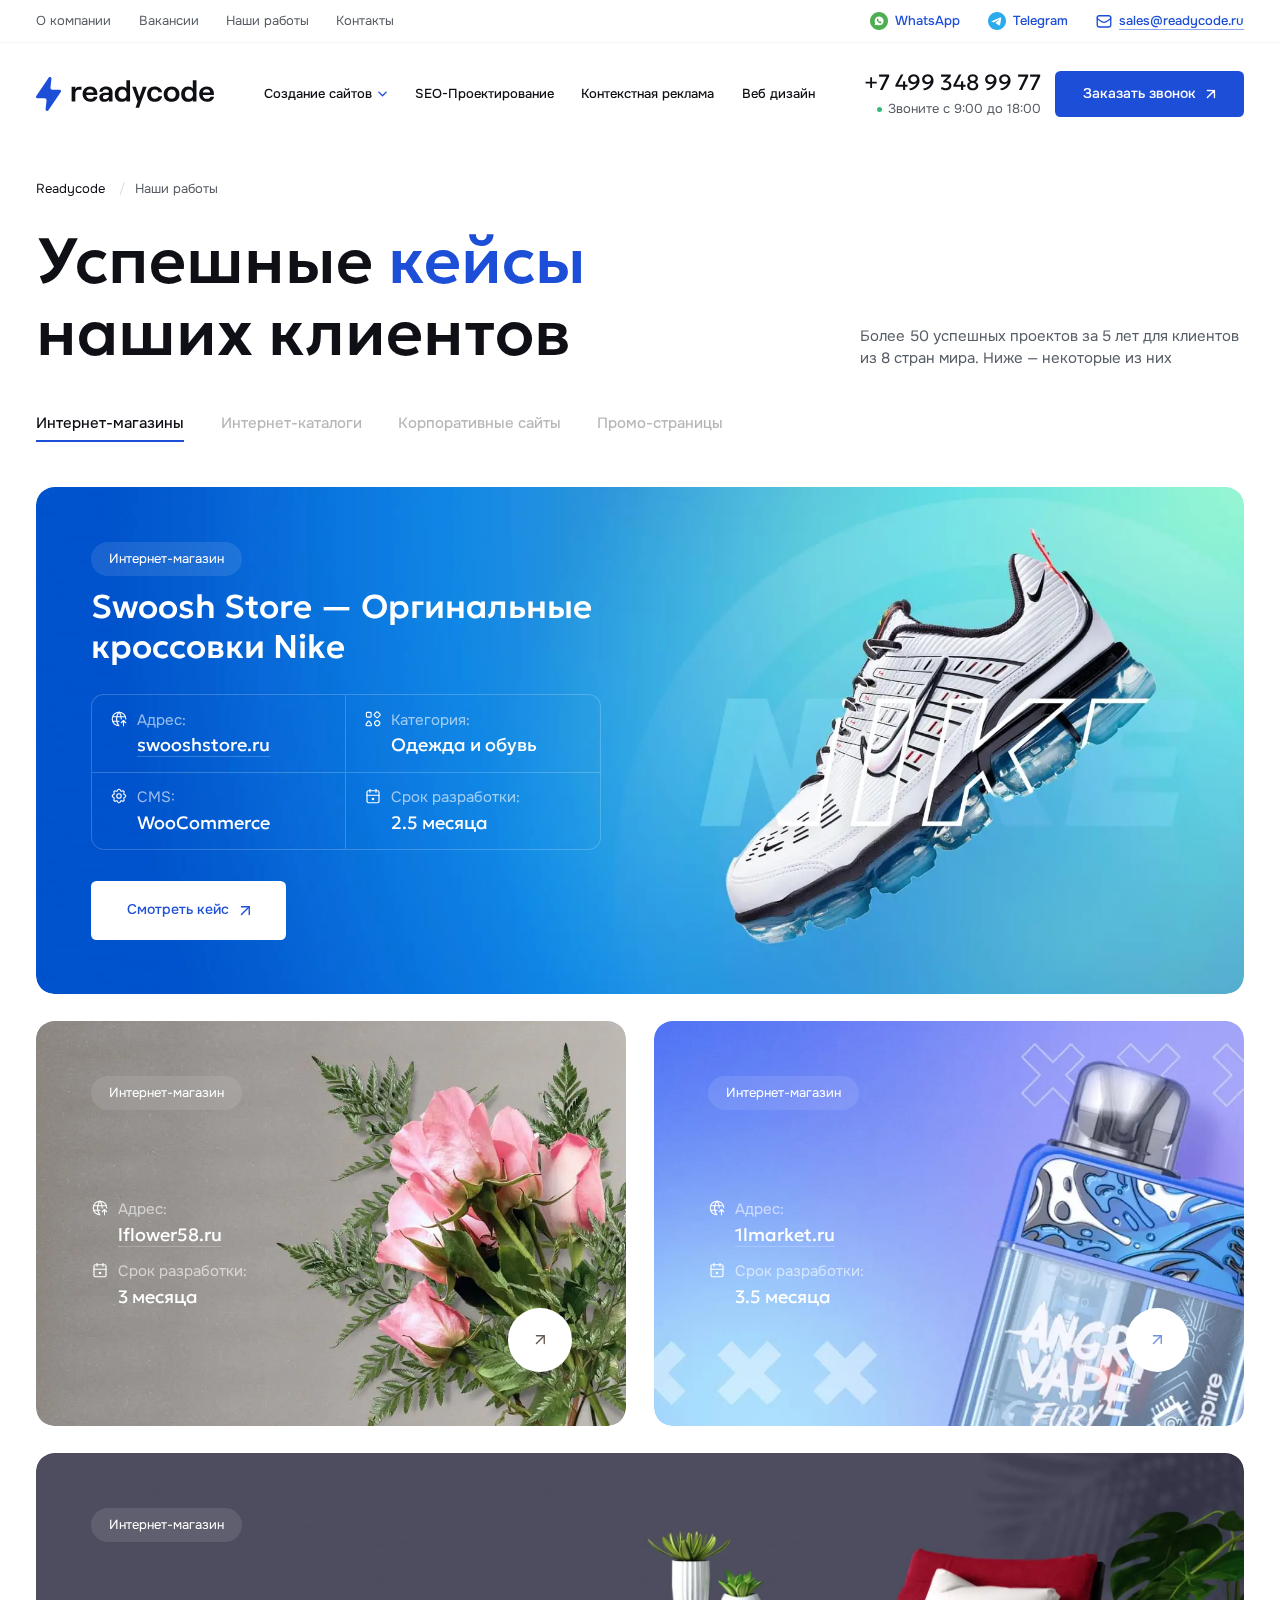
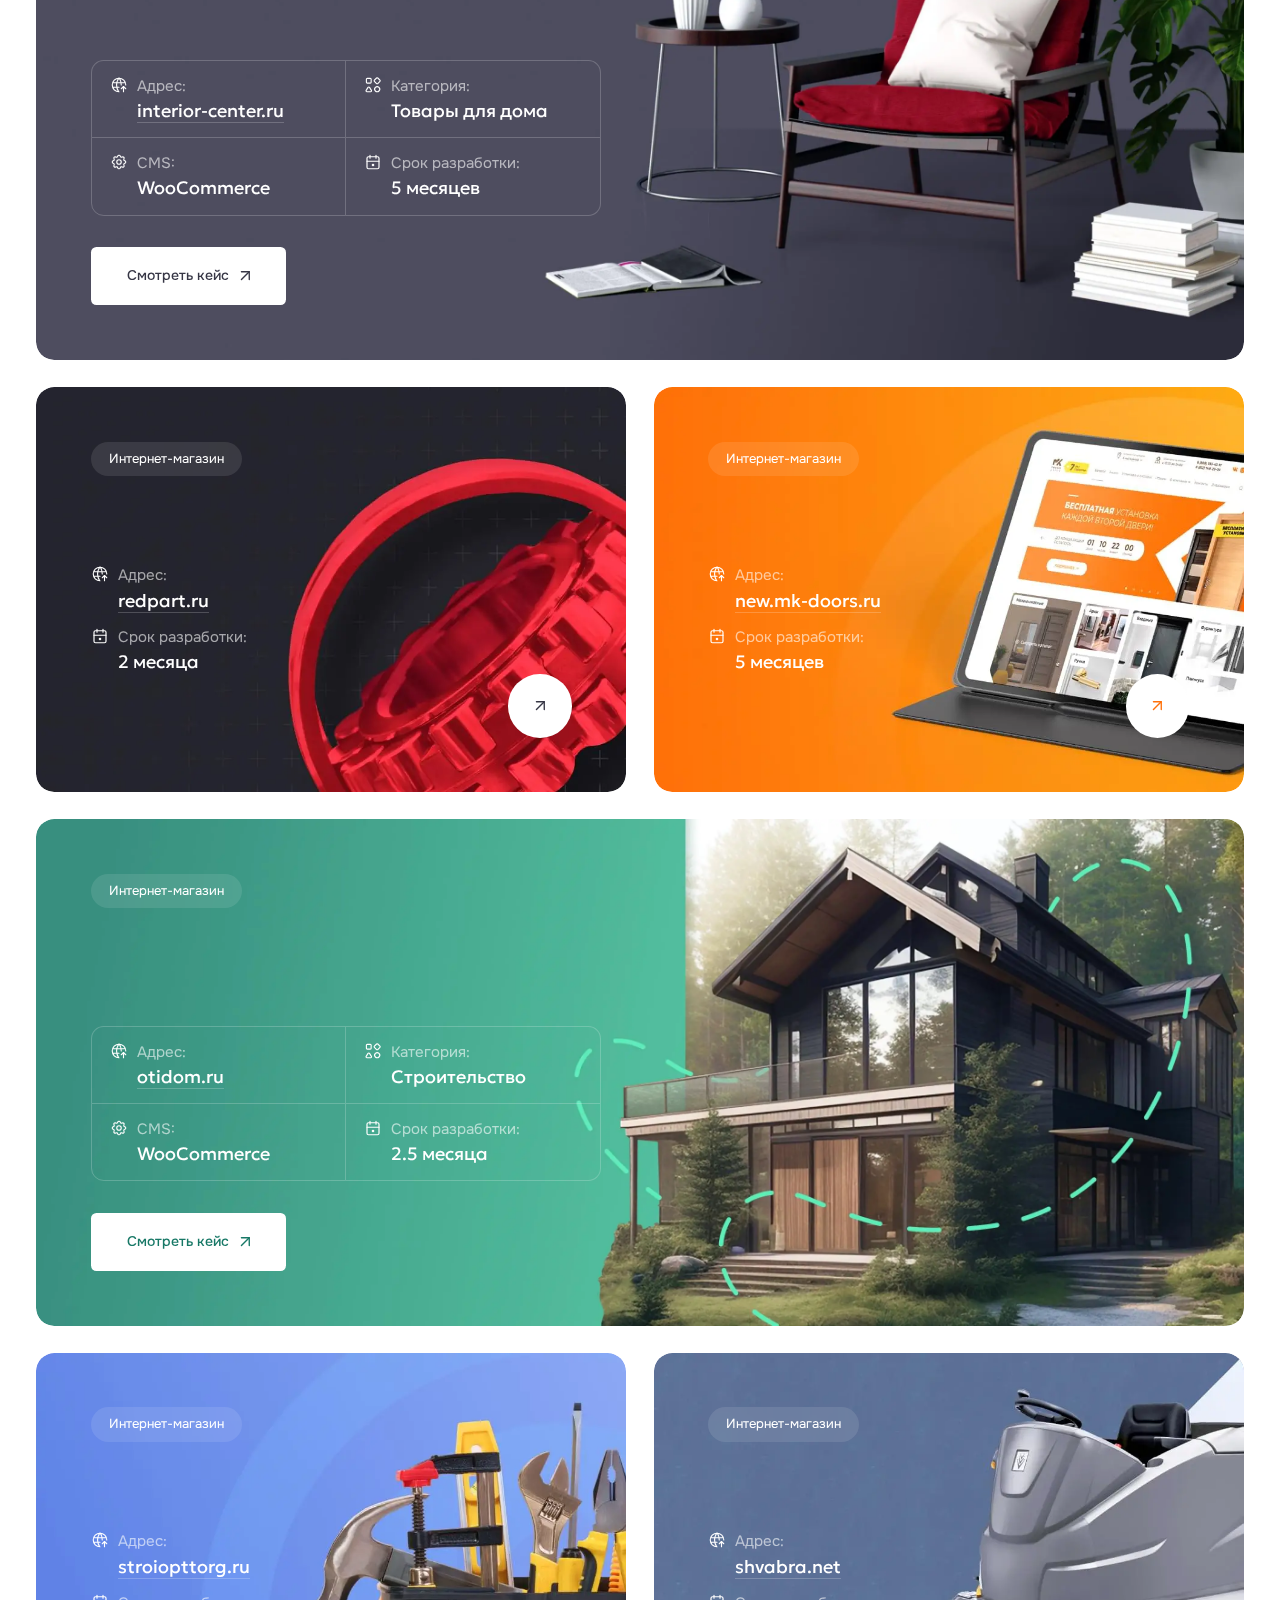
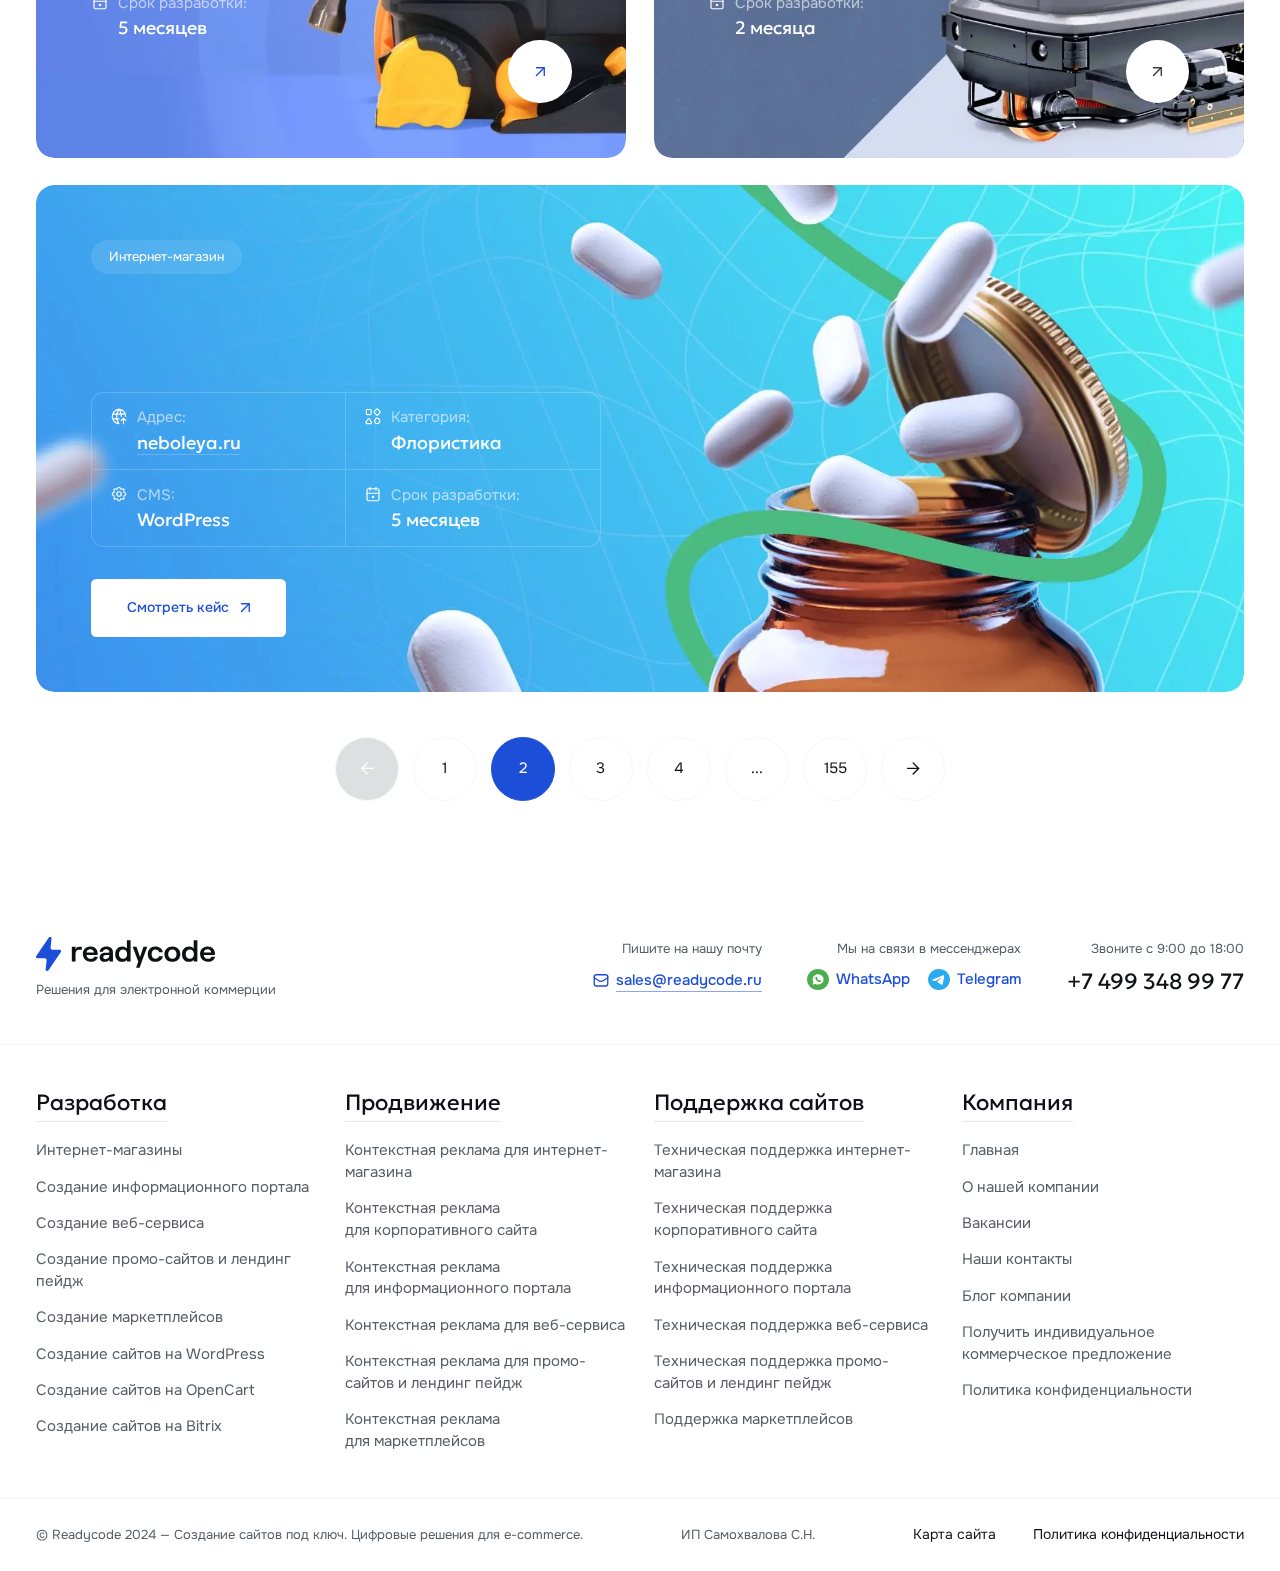
<file: works.html>
<!DOCTYPE html>
<html lang="ru">

<head>
    <meta charset="UTF-8">
    <meta name="viewport" content="width=device-width, initial-scale=1.0">
    <meta name="description" content="">
    <meta name="keywords" content="">
    <link rel="preload" as="font" href="fonts/Geologica-Regular.woff2">
    <link rel="preload" as="font" href="fonts/Geologica-Medium.woff2">
    <link rel="preload" as="font" href="fonts/Onest-Light.woff2">
    <link rel="preload" as="font" href="fonts/Onest-Regular.woff2">
    <link rel="preload" as="font" href="fonts/Onest-Medium.woff2">
    <link rel="preload" as="font" href="fonts/Onest-Bold.woff2">
    <link rel="preload" as="font" href="fonts/Onest-ExtraBold.woff2">
    <link rel="stylesheet" href="css/libs.min.css">
    <link rel="stylesheet" href="css/style.min.css">
    <title>Главная</title>
</head>
<style>

</style>


<body class="m-page">
    <div class="wrapper" id="butter">
        <header class="header">
            <div class="header-top">
                <div class="container">
                    <div class="header-top__inner">
                        <nav class="nav">
                            <ul>
                                <li class="menu-item"><a href="">О компании</a></li>
                                <li class="menu-item"><a href="">Вакансии</a></li>
                                <li class="menu-item"><a href="">Наши работы</a></li>
                                <li class="menu-item"><a href="">Контакты</a></li>
                            </ul>
                        </nav>
                        <div class="header-contacts">
                            <div class="socials">
                                <a href="" class="socials__item">
                                    <img src="img/WhatsApp.svg" alt="WhatsApp">
                                    <span class="comm">WhatsApp</span>
                                </a>
                                <a href="" class="socials__item">
                                    <img src="img/Telegram.svg" alt="Telegram">
                                    <span class="comm">Telegram</span>
                                </a>
                            </div>
                            <a href="mailto:sales@readycode.ru" class="header-contacts__email m-link">
                                <img src="img/mail.svg" alt="Mail">
                                <span class="comm">sales@readycode.ru</span>
                            </a>
                            <a href="tel:+74993489977" class="header-contacts__phone">
                                <img src="img/phone.svg" alt="Phone">
                            </a>
                        </div>
                    </div>
                </div>
            </div>

            <div class="header-bottom">
                <div class="container">
                    <div class="header-bottom__inner">
                        <a href="" class="header__logo">
                            <img src="img/logo.svg" alt="Логотип">
                        </a>

                        <nav class="nav2">
                            <ul>
                                <li class="menu-item menu-item-has-children">
                                    <a href="">Создание сайтов</a>
                                    <ul>
                                        <li><a href="">Разработка интернет-магазина</a></li>
                                        <li><a href="">Разработка корпоративных сайтов</a></li>
                                        <li><a href="">Разработка Landing Page</a></li>
                                        <li><a href="">Разработка веб-сервисов</a></li>
                                        <li><a href="">Разработка информационных порталов</a></li>
                                    </ul>
                                </li>
                                <li class="menu-item"><a href="">SEO-Проектирование</a></li>
                                <li class="menu-item"><a href="">Контекстная реклама</a></li>
                                <li class="menu-item"><a href="">Веб дизайн</a></li>
                            </ul>
                        </nav>

                        <div class="header-action">
                            <div class="header-contacts2">
                                <div class="h5">
                                    <a href="">+7 499 348 99 77</a>
                                </div>
                                <div class="header-contacts2__time">
                                    <div class="comm gray-text">
                                        Звоните с 9:00 до 18:00
                                    </div>
                                </div>
                            </div>

                            <button class="header-action__btn m-btn _small m-btn-blue">
                                <span>Заказать звонок</span>
                                <img src="img/arrow-white.svg" alt="">
                                <span class="_animate-span"></span>
                            </button>
                            <button class="burger _toggle-menu">
                                <img class="_view1" src="img/burger.svg" alt="">
                                <img class="_view2" src="img/burger2.svg" alt="">
                            </button>
                        </div>
                    </div>
                </div>
            </div>


            <div class="menu">
                <div class="menu__bg _toggle-menu"></div>
                <div class="menu__dialog">
                    <div class="menu__top">
                        <a href="" class="header__logo">
                            <img src="img/logo.svg" alt="Логотип">
                        </a>
                        <button class="menu__close _toggle-menu">
                            <img src="img/close3.svg" alt="Закрыть">
                        </button>
                    </div>

                    <div class="menu__scroll">
                        <div class="menu-nav">
                            <div class="menu-nav__item">
                                <img src="img/menu-icon.svg" class="menu-nav__icon" alt="">
                                <div class="menu-nav__content">
                                    <a href="" class="menu-nav__title">Создание сайтов</a>
                                    <ul class="menu-nav__list">
                                        <li><a href="">Разработка интернет-магазина</a></li>
                                        <li><a href="">Разработка корпоративных сайтов</a></li>
                                        <li><a href="">Разработка промо-страниц</a></li>
                                    </ul>
                                </div>
                            </div>
                            <div class="menu-nav__item">
                                <img src="img/menu-icon2.svg" class="menu-nav__icon" alt="">
                                <div class="menu-nav__content">
                                    <a href="" class="menu-nav__title">SEO-Продвижение</a>
                                </div>
                            </div>
                            <div class="menu-nav__item">
                                <img src="img/menu-icon3.svg" class="menu-nav__icon" alt="">
                                <div class="menu-nav__content">
                                    <a href="" class="menu-nav__title">Контекстная реклама</a>
                                </div>
                            </div>
                            <div class="menu-nav__item">
                                <img src="img/menu-icon4.svg" class="menu-nav__icon" alt="">
                                <div class="menu-nav__content">
                                    <a href="" class="menu-nav__title">Поддержка сайта</a>
                                </div>
                            </div>
                            <div class="menu-nav__item">
                                <img src="img/menu-icon5.svg" class="menu-nav__icon" alt="">
                                <div class="menu-nav__content">
                                    <a href="" class="menu-nav__title">Веб дизайн</a>
                                </div>
                            </div>
                            <div class="menu-nav__item">
                                <img src="img/menu-icon6.svg" class="menu-nav__icon" alt="">
                                <div class="menu-nav__content">
                                    <a href="" class="menu-nav__title">Наши работы</a>
                                </div>
                            </div>
                        </div>

                        <nav class="menu-nav2">
                            <ul>
                                <li class="menu-item"><a href="">О компании</a></li>
                                <li class="menu-item"><a href="">Вакансии</a></li>
                                <li class="menu-item"><a href="">Контакты</a></li>
                            </ul>
                        </nav>
                    </div>

                    <div class="menu__bottom">
                        <div class="menu-contacts">
                            <div class="comm gray-text">
                                Звоните с 9:00 до 18:00
                            </div>
                            <div class="h5">
                                <a href="">+7 499 348 99 77</a>
                            </div>
                        </div>
                        <div class="menu-contacts2">
                            <div class="socials">
                                <a href="" class="socials__item">
                                    <img src="img/WhatsApp.svg" alt="WhatsApp">
                                    <span class="p">WhatsApp</span>
                                </a>
                                <a href="" class="socials__item">
                                    <img src="img/Telegram.svg" alt="WhatsApp">
                                    <span class="p">Telegram</span>
                                </a>
                            </div>

                            <a href="mailto:sales@readycode.ru" class="menu-contacts2__email m-link">
                                <span class="p">sales@readycode.ru</span>
                            </a>
                        </div>
                    </div>
                </div>
            </div>

        </header>
        <main class="content">

            <div class="breadcrumbs">
                <div class="container">
                    <div class="breadcrumbs__items">
                        <a href="" class="breadcrumbs__item"><span>Readycode</span></a>
                        <div class="breadcrumbs__item"><span>Наши работы</span></div>
                    </div>
                </div>
            </div>

            <div class="cases-page page-block">
                <div class="container">
                    <div class="cases__inner">
                        <div class="cases__top">
                            <div class="h1 m-title">
                                <span class='heading-line'>
                                    <span class='heading-line__inner'>
                                        Успешные <span>кейсы</span>
                                </span>
                                </span>
                                <span class='heading-line'>
                                    <span class='heading-line__inner'>
                                        наших клиентов
                                    </span>
                                </span>
                            </div>
                            <div class="cases__desc">
                                <div class="p gray-text">
                                    Более 50 успешных проектов за 5 лет для клиентов из 8 стран мира. Ниже — некоторые из них
                                </div>
                            </div>
                        </div>

                        <div class="cases__nav">
                            <div class="tabs">
                                <a href="" class="tab _active">
                                    <span>Интернет-магазины</span>
                                </a>
                                <a href="" class="tab">
                                    <span>Интернет-каталоги</span>
                                </a>
                                <a href="" class="tab">
                                    <span>Корпоративные сайты</span>
                                </a>
                                <a href="" class="tab">
                                    <span>Промо-страницы</span>
                                </a>
                            </div>
                        </div>

                        <div class="cases-collection grid2 grid-tablet">
                            <a href="" class="case-card ">
                                <div class="case-card__img">
                                    <img src="img/case5.webp" alt="" class="_view1">
                                    <img src="img/case5-tablet.webp" alt="" class="_view2">
                                    <img src="img/case5-mob.webp" alt="" class="_view3">
                                </div>
                                <div class="case-card__content">
                                    <div class="case-card__badge m-badge">
                                        <span class="comm">Интернет-магазин</span>
                                    </div>
                                    <div class="case-card__title m-title h3 h4-tablet h6-mob">
                                        <span class='heading-line'><span class='heading-line__inner'>Swoosh Store — Оргинальные</span></span> <span class='heading-line'><span class='heading-line__inner'>кроссовки Nike</span></span>
                                    </div>

                                    <div class="case-props">
                                        <div class="case-props__item ">
                                            <div class="case-props__icon">
                                                <img src="img/world.svg" alt="">
                                            </div>
                                            <div class="case-props__info">
                                                <div class="case-props__title p">
                                                    Адрес:
                                                </div>
                                                <div class="case-props__desc h6">
                                                    <span class='_underline'>swooshstore.ru</span>
                                                </div>
                                            </div>
                                        </div>

                                        <div class="case-props__item _hide-tablet">
                                            <div class="case-props__icon">
                                                <img src="img/category.svg" alt="">
                                            </div>
                                            <div class="case-props__info">
                                                <div class="case-props__title p">
                                                    Категория:
                                                </div>
                                                <div class="case-props__desc h6">
                                                    Одежда и обувь
                                                </div>
                                            </div>
                                        </div>

                                        <div class="case-props__item _hide-tablet">
                                            <div class="case-props__icon">
                                                <img src="img/cms.svg" alt="">
                                            </div>
                                            <div class="case-props__info">
                                                <div class="case-props__title p">
                                                    CMS:
                                                </div>
                                                <div class="case-props__desc h6">
                                                    WooCommerce
                                                </div>
                                            </div>
                                        </div>

                                        <div class="case-props__item ">
                                            <div class="case-props__icon">
                                                <img src="img/duration.svg" alt="">
                                            </div>
                                            <div class="case-props__info">
                                                <div class="case-props__title p">
                                                    Срок разработки:
                                                </div>
                                                <div class="case-props__desc h6">
                                                    2.5 месяца
                                                </div>
                                            </div>
                                        </div>

                                    </div>

                                    <div class="case-card__nav">
                                        <div class="case-card__btn m-btn m-btn-white">
                                            <span>Смотреть кейс</span>
                                            <svg width="11" height="11" viewBox="0 0 11 11" fill="none" xmlns="http://www.w3.org/2000/svg">
                                                <path d="M10.169 0.831055L1.61523 9.38477" stroke="#1D4ED8" stroke-width="1.5" stroke-linecap="round" stroke-linejoin="round" />
                                                <path d="M1.59961 0.769287L10.1695 0.829708L10.2312 9.40085" stroke="#1D4ED8" stroke-width="1.5" stroke-linecap="round" stroke-linejoin="round" />
                                            </svg>
                                            <span class="_animate-span"></span>
                                        </div>
                                    </div>
                                </div>
                            </a>

                            <a href="" class="case-card _small _brown">
                                <div class="case-card__img">
                                    <img src="img/case2.webp" alt="" class="_view1">
                                    <img src="img/case2-tablet.webp" alt="" class="_view2">
                                    <img src="img/case2-mob.webp" alt="" class="_view3">
                                </div>
                                <div class="case-card__content">
                                    <div class="case-card__badge m-badge">
                                        <span class="comm">Интернет-магазин</span>
                                    </div>
                                    <div class="case-card__title m-title h5 h4-tablet h6-mob">
                                        <span class='heading-line'><span class='heading-line__inner'>FLOWERS 58 — Доставка</span></span> <span class='heading-line'><span class='heading-line__inner'> цветов в Астрахани</span></span>
                                    </div>

                                    <div class="case-props">
                                        <div class="case-props__item ">
                                            <div class="case-props__icon">
                                                <img src="img/world.svg" alt="">
                                            </div>
                                            <div class="case-props__info">
                                                <div class="case-props__title p">
                                                    Адрес:
                                                </div>
                                                <div class="case-props__desc h6">
                                                    <span class='_underline'>lflower58.ru</span>
                                                </div>
                                            </div>
                                        </div>

                                        <div class="case-props__item ">
                                            <div class="case-props__icon">
                                                <img src="img/duration.svg" alt="">
                                            </div>
                                            <div class="case-props__info">
                                                <div class="case-props__title p">
                                                    Срок разработки:
                                                </div>
                                                <div class="case-props__desc h6">
                                                    3 месяца
                                                </div>
                                            </div>
                                        </div>

                                    </div>

                                    <div class="case-card__nav">
                                        <div class="case-card__btn m-btn m-btn-white">
                                            <span>Смотреть кейс</span>
                                            <svg width="11" height="11" viewBox="0 0 11 11" fill="none" xmlns="http://www.w3.org/2000/svg">
                                                <path d="M10.169 0.831055L1.61523 9.38477" stroke="#1D4ED8" stroke-width="1.5" stroke-linecap="round" stroke-linejoin="round" />
                                                <path d="M1.59961 0.769287L10.1695 0.829708L10.2312 9.40085" stroke="#1D4ED8" stroke-width="1.5" stroke-linecap="round" stroke-linejoin="round" />
                                            </svg>
                                            <span class="_animate-span"></span>
                                        </div>
                                    </div>
                                </div>
                            </a>

                            <a href="" class="case-card _small _blue">
                                <div class="case-card__img">
                                    <img src="img/case3.webp" alt="" class="_view1">
                                    <img src="img/case3-tablet.webp" alt="" class="_view2">
                                    <img src="img/case3-mob.webp" alt="" class="_view3">
                                </div>
                                <div class="case-card__content">
                                    <div class="case-card__badge m-badge">
                                        <span class="comm">Интернет-магазин</span>
                                    </div>
                                    <div class="case-card__title m-title h5 h4-tablet h6-mob">
                                        <span class='heading-line'><span class='heading-line__inner'>1lmarket — Электронные</span></span> <span class='heading-line'><span class='heading-line__inner'>сигареты и кальяны</span></span>
                                    </div>

                                    <div class="case-props">
                                        <div class="case-props__item ">
                                            <div class="case-props__icon">
                                                <img src="img/world.svg" alt="">
                                            </div>
                                            <div class="case-props__info">
                                                <div class="case-props__title p">
                                                    Адрес:
                                                </div>
                                                <div class="case-props__desc h6">
                                                    <span class='_underline'>1lmarket.ru</span>
                                                </div>
                                            </div>
                                        </div>

                                        <div class="case-props__item ">
                                            <div class="case-props__icon">
                                                <img src="img/duration.svg" alt="">
                                            </div>
                                            <div class="case-props__info">
                                                <div class="case-props__title p">
                                                    Срок разработки:
                                                </div>
                                                <div class="case-props__desc h6">
                                                    3.5 месяца
                                                </div>
                                            </div>
                                        </div>

                                    </div>

                                    <div class="case-card__nav">
                                        <div class="case-card__btn m-btn m-btn-white">
                                            <span>Смотреть кейс</span>
                                            <svg width="11" height="11" viewBox="0 0 11 11" fill="none" xmlns="http://www.w3.org/2000/svg">
                                                <path d="M10.169 0.831055L1.61523 9.38477" stroke="#1D4ED8" stroke-width="1.5" stroke-linecap="round" stroke-linejoin="round" />
                                                <path d="M1.59961 0.769287L10.1695 0.829708L10.2312 9.40085" stroke="#1D4ED8" stroke-width="1.5" stroke-linecap="round" stroke-linejoin="round" />
                                            </svg>
                                            <span class="_animate-span"></span>
                                        </div>
                                    </div>
                                </div>
                            </a>

                            <a href="" class="case-card _dark">
                                <div class="case-card__img">
                                    <img src="img/case4.webp" alt="" class="_view1">
                                    <img src="img/case4-tablet.webp" alt="" class="_view2">
                                    <img src="img/case4-mob.webp" alt="" class="_view3">
                                </div>
                                <div class="case-card__content">
                                    <div class="case-card__badge m-badge">
                                        <span class="comm">Интернет-магазин</span>
                                    </div>
                                    <div class="case-card__title m-title h3 h4-tablet h6-mob">
                                        <span class='heading-line'><span class='heading-line__inner'>Интерьер-Центр — Магазин</span></span> <span class='heading-line'><span class='heading-line__inner'>мебельной компании</span></span>
                                    </div>

                                    <div class="case-props">
                                        <div class="case-props__item ">
                                            <div class="case-props__icon">
                                                <img src="img/world.svg" alt="">
                                            </div>
                                            <div class="case-props__info">
                                                <div class="case-props__title p">
                                                    Адрес:
                                                </div>
                                                <div class="case-props__desc h6">
                                                    <span class='_underline'>interior-center.ru</span>
                                                </div>
                                            </div>
                                        </div>

                                        <div class="case-props__item _hide-tablet">
                                            <div class="case-props__icon">
                                                <img src="img/category.svg" alt="">
                                            </div>
                                            <div class="case-props__info">
                                                <div class="case-props__title p">
                                                    Категория:
                                                </div>
                                                <div class="case-props__desc h6">
                                                    Товары для дома
                                                </div>
                                            </div>
                                        </div>

                                        <div class="case-props__item _hide-tablet">
                                            <div class="case-props__icon">
                                                <img src="img/cms.svg" alt="">
                                            </div>
                                            <div class="case-props__info">
                                                <div class="case-props__title p">
                                                    CMS:
                                                </div>
                                                <div class="case-props__desc h6">
                                                    WooCommerce
                                                </div>
                                            </div>
                                        </div>

                                        <div class="case-props__item ">
                                            <div class="case-props__icon">
                                                <img src="img/duration.svg" alt="">
                                            </div>
                                            <div class="case-props__info">
                                                <div class="case-props__title p">
                                                    Срок разработки:
                                                </div>
                                                <div class="case-props__desc h6">
                                                    5 месяцев
                                                </div>
                                            </div>
                                        </div>

                                    </div>

                                    <div class="case-card__nav">
                                        <div class="case-card__btn m-btn m-btn-white">
                                            <span>Смотреть кейс</span>
                                            <svg width="11" height="11" viewBox="0 0 11 11" fill="none" xmlns="http://www.w3.org/2000/svg">
                                                <path d="M10.169 0.831055L1.61523 9.38477" stroke="#1D4ED8" stroke-width="1.5" stroke-linecap="round" stroke-linejoin="round" />
                                                <path d="M1.59961 0.769287L10.1695 0.829708L10.2312 9.40085" stroke="#1D4ED8" stroke-width="1.5" stroke-linecap="round" stroke-linejoin="round" />
                                            </svg>
                                            <span class="_animate-span"></span>
                                        </div>
                                    </div>
                                </div>
                            </a>

                            <a href="" class="case-card _small _dark">
                                <div class="case-card__img">
                                    <img src="img/case6.webp" alt="" class="_view1">
                                    <img src="img/case6-tablet.webp" alt="" class="_view2">
                                    <img src="img/case6-mob.webp" alt="" class="_view3">
                                </div>
                                <div class="case-card__content">
                                    <div class="case-card__badge m-badge">
                                        <span class="comm">Интернет-магазин</span>
                                    </div>
                                    <div class="case-card__title m-title h5 h4-tablet h6-mob">
                                        <span class='heading-line'><span class='heading-line__inner'>Redpart — Магазин</span></span> <span class='heading-line'><span class='heading-line__inner'>авто-запчастей</span></span>
                                    </div>

                                    <div class="case-props">
                                        <div class="case-props__item ">
                                            <div class="case-props__icon">
                                                <img src="img/world.svg" alt="">
                                            </div>
                                            <div class="case-props__info">
                                                <div class="case-props__title p">
                                                    Адрес:
                                                </div>
                                                <div class="case-props__desc h6">
                                                    <span class='_underline'>redpart.ru</span>
                                                </div>
                                            </div>
                                        </div>

                                        <div class="case-props__item ">
                                            <div class="case-props__icon">
                                                <img src="img/duration.svg" alt="">
                                            </div>
                                            <div class="case-props__info">
                                                <div class="case-props__title p">
                                                    Срок разработки:
                                                </div>
                                                <div class="case-props__desc h6">
                                                    2 месяца
                                                </div>
                                            </div>
                                        </div>

                                    </div>

                                    <div class="case-card__nav">
                                        <div class="case-card__btn m-btn m-btn-white">
                                            <span>Смотреть кейс</span>
                                            <svg width="11" height="11" viewBox="0 0 11 11" fill="none" xmlns="http://www.w3.org/2000/svg">
                                                <path d="M10.169 0.831055L1.61523 9.38477" stroke="#1D4ED8" stroke-width="1.5" stroke-linecap="round" stroke-linejoin="round" />
                                                <path d="M1.59961 0.769287L10.1695 0.829708L10.2312 9.40085" stroke="#1D4ED8" stroke-width="1.5" stroke-linecap="round" stroke-linejoin="round" />
                                            </svg>
                                            <span class="_animate-span"></span>
                                        </div>
                                    </div>
                                </div>
                            </a>

                            <a href="" class="case-card _small _orange">
                                <div class="case-card__img">
                                    <img src="img/case7.webp" alt="" class="_view1">
                                    <img src="img/case7-tablet.webp" alt="" class="_view2">
                                    <img src="img/case7-mob.webp" alt="" class="_view3">
                                </div>
                                <div class="case-card__content">
                                    <div class="case-card__badge m-badge">
                                        <span class="comm">Интернет-магазин</span>
                                    </div>
                                    <div class="case-card__title m-title h5 h4-tablet h6-mob">
                                        <span class='heading-line'><span class='heading-line__inner'>МК Групп — Входные</span></span> <span class='heading-line'><span class='heading-line__inner'>и межкомнатные двери</span></span>
                                    </div>

                                    <div class="case-props">
                                        <div class="case-props__item ">
                                            <div class="case-props__icon">
                                                <img src="img/world.svg" alt="">
                                            </div>
                                            <div class="case-props__info">
                                                <div class="case-props__title p">
                                                    Адрес:
                                                </div>
                                                <div class="case-props__desc h6">
                                                    <span class='_underline'>new.mk-doors.ru</span>
                                                </div>
                                            </div>
                                        </div>

                                        <div class="case-props__item ">
                                            <div class="case-props__icon">
                                                <img src="img/duration.svg" alt="">
                                            </div>
                                            <div class="case-props__info">
                                                <div class="case-props__title p">
                                                    Срок разработки:
                                                </div>
                                                <div class="case-props__desc h6">
                                                    5 месяцев
                                                </div>
                                            </div>
                                        </div>

                                    </div>

                                    <div class="case-card__nav">
                                        <div class="case-card__btn m-btn m-btn-white">
                                            <span>Смотреть кейс</span>
                                            <svg width="11" height="11" viewBox="0 0 11 11" fill="none" xmlns="http://www.w3.org/2000/svg">
                                                <path d="M10.169 0.831055L1.61523 9.38477" stroke="#1D4ED8" stroke-width="1.5" stroke-linecap="round" stroke-linejoin="round" />
                                                <path d="M1.59961 0.769287L10.1695 0.829708L10.2312 9.40085" stroke="#1D4ED8" stroke-width="1.5" stroke-linecap="round" stroke-linejoin="round" />
                                            </svg>
                                            <span class="_animate-span"></span>
                                        </div>
                                    </div>
                                </div>
                            </a>

                            <a href="" class="case-card _green">
                                <div class="case-card__img">
                                    <img src="img/case.webp" alt="" class="_view1">
                                    <img src="img/case-tablet.webp" alt="" class="_view2">
                                    <img src="img/case-mob.webp" alt="" class="_view3">
                                </div>
                                <div class="case-card__content">
                                    <div class="case-card__badge m-badge">
                                        <span class="comm">Интернет-магазин</span>
                                    </div>
                                    <div class="case-card__title m-title h3 h4-tablet h6-mob">
                                        <span class='heading-line'><span class='heading-line__inner'>От и Дом — Строительство</span></span> <span class='heading-line'><span class='heading-line__inner'>каменных коттеджей</span></span>
                                    </div>

                                    <div class="case-props">
                                        <div class="case-props__item ">
                                            <div class="case-props__icon">
                                                <img src="img/world.svg" alt="">
                                            </div>
                                            <div class="case-props__info">
                                                <div class="case-props__title p">
                                                    Адрес:
                                                </div>
                                                <div class="case-props__desc h6">
                                                    <span class='_underline'>otidom.ru</span>
                                                </div>
                                            </div>
                                        </div>

                                        <div class="case-props__item _hide-tablet">
                                            <div class="case-props__icon">
                                                <img src="img/category.svg" alt="">
                                            </div>
                                            <div class="case-props__info">
                                                <div class="case-props__title p">
                                                    Категория:
                                                </div>
                                                <div class="case-props__desc h6">
                                                    Строительство
                                                </div>
                                            </div>
                                        </div>

                                        <div class="case-props__item _hide-tablet">
                                            <div class="case-props__icon">
                                                <img src="img/cms.svg" alt="">
                                            </div>
                                            <div class="case-props__info">
                                                <div class="case-props__title p">
                                                    CMS:
                                                </div>
                                                <div class="case-props__desc h6">
                                                    WooCommerce
                                                </div>
                                            </div>
                                        </div>

                                        <div class="case-props__item ">
                                            <div class="case-props__icon">
                                                <img src="img/duration.svg" alt="">
                                            </div>
                                            <div class="case-props__info">
                                                <div class="case-props__title p">
                                                    Срок разработки:
                                                </div>
                                                <div class="case-props__desc h6">
                                                    2.5 месяца
                                                </div>
                                            </div>
                                        </div>

                                    </div>

                                    <div class="case-card__nav">
                                        <div class="case-card__btn m-btn m-btn-white">
                                            <span>Смотреть кейс</span>
                                            <svg width="11" height="11" viewBox="0 0 11 11" fill="none" xmlns="http://www.w3.org/2000/svg">
                                                <path d="M10.169 0.831055L1.61523 9.38477" stroke="#1D4ED8" stroke-width="1.5" stroke-linecap="round" stroke-linejoin="round" />
                                                <path d="M1.59961 0.769287L10.1695 0.829708L10.2312 9.40085" stroke="#1D4ED8" stroke-width="1.5" stroke-linecap="round" stroke-linejoin="round" />
                                            </svg>
                                            <span class="_animate-span"></span>
                                        </div>
                                    </div>
                                </div>
                            </a>

                            <a href="" class="case-card _small ">
                                <div class="case-card__img">
                                    <img src="img/case8.webp" alt="" class="_view1">
                                    <img src="img/case8-tablet.webp" alt="" class="_view2">
                                    <img src="img/case8-mob.webp" alt="" class="_view3">
                                </div>
                                <div class="case-card__content">
                                    <div class="case-card__badge m-badge">
                                        <span class="comm">Интернет-магазин</span>
                                    </div>
                                    <div class="case-card__title m-title h5 h4-tablet h6-mob">
                                        <span class='heading-line'><span class='heading-line__inner'>СтройОптТорг — Магазин</span></span> <span class='heading-line'><span class='heading-line__inner'>инструментов</span></span>
                                    </div>

                                    <div class="case-props">
                                        <div class="case-props__item ">
                                            <div class="case-props__icon">
                                                <img src="img/world.svg" alt="">
                                            </div>
                                            <div class="case-props__info">
                                                <div class="case-props__title p">
                                                    Адрес:
                                                </div>
                                                <div class="case-props__desc h6">
                                                    <span class='_underline'>stroiopttorg.ru</span>
                                                </div>
                                            </div>
                                        </div>

                                        <div class="case-props__item ">
                                            <div class="case-props__icon">
                                                <img src="img/duration.svg" alt="">
                                            </div>
                                            <div class="case-props__info">
                                                <div class="case-props__title p">
                                                    Срок разработки:
                                                </div>
                                                <div class="case-props__desc h6">
                                                    5 месяцев
                                                </div>
                                            </div>
                                        </div>

                                    </div>

                                    <div class="case-card__nav">
                                        <div class="case-card__btn m-btn m-btn-white">
                                            <span>Смотреть кейс</span>
                                            <svg width="11" height="11" viewBox="0 0 11 11" fill="none" xmlns="http://www.w3.org/2000/svg">
                                                <path d="M10.169 0.831055L1.61523 9.38477" stroke="#1D4ED8" stroke-width="1.5" stroke-linecap="round" stroke-linejoin="round" />
                                                <path d="M1.59961 0.769287L10.1695 0.829708L10.2312 9.40085" stroke="#1D4ED8" stroke-width="1.5" stroke-linecap="round" stroke-linejoin="round" />
                                            </svg>
                                            <span class="_animate-span"></span>
                                        </div>
                                    </div>
                                </div>
                            </a>

                            <a href="" class="case-card _small _dark">
                                <div class="case-card__img">
                                    <img src="img/case9.webp" alt="" class="_view1">
                                    <img src="img/case9-tablet.webp" alt="" class="_view2">
                                    <img src="img/case9-mob.webp" alt="" class="_view3">
                                </div>
                                <div class="case-card__content">
                                    <div class="case-card__badge m-badge">
                                        <span class="comm">Интернет-магазин</span>
                                    </div>
                                    <div class="case-card__title m-title h5 h4-tablet h6-mob">
                                        <span class='heading-line'><span class='heading-line__inner'>Швабра — Товары</span></span> <span class='heading-line'><span class='heading-line__inner'>для клинига и уборки</span></span>
                                    </div>

                                    <div class="case-props">
                                        <div class="case-props__item ">
                                            <div class="case-props__icon">
                                                <img src="img/world.svg" alt="">
                                            </div>
                                            <div class="case-props__info">
                                                <div class="case-props__title p">
                                                    Адрес:
                                                </div>
                                                <div class="case-props__desc h6">
                                                    <span class='_underline'>shvabra.net</span>
                                                </div>
                                            </div>
                                        </div>

                                        <div class="case-props__item ">
                                            <div class="case-props__icon">
                                                <img src="img/duration.svg" alt="">
                                            </div>
                                            <div class="case-props__info">
                                                <div class="case-props__title p">
                                                    Срок разработки:
                                                </div>
                                                <div class="case-props__desc h6">
                                                    2 месяца
                                                </div>
                                            </div>
                                        </div>

                                    </div>

                                    <div class="case-card__nav">
                                        <div class="case-card__btn m-btn m-btn-white">
                                            <span>Смотреть кейс</span>
                                            <svg width="11" height="11" viewBox="0 0 11 11" fill="none" xmlns="http://www.w3.org/2000/svg">
                                                <path d="M10.169 0.831055L1.61523 9.38477" stroke="#1D4ED8" stroke-width="1.5" stroke-linecap="round" stroke-linejoin="round" />
                                                <path d="M1.59961 0.769287L10.1695 0.829708L10.2312 9.40085" stroke="#1D4ED8" stroke-width="1.5" stroke-linecap="round" stroke-linejoin="round" />
                                            </svg>
                                            <span class="_animate-span"></span>
                                        </div>
                                    </div>
                                </div>
                            </a>

                            <a href="" class="case-card ">
                                <div class="case-card__img">
                                    <img src="img/case10.webp" alt="" class="_view1">
                                    <img src="img/case10-tablet.webp" alt="" class="_view2">
                                    <img src="img/case10-mob.webp" alt="" class="_view3">
                                </div>
                                <div class="case-card__content">
                                    <div class="case-card__badge m-badge">
                                        <span class="comm">Интернет-магазин</span>
                                    </div>
                                    <div class="case-card__title m-title h3 h4-tablet h6-mob">
                                        <span class='heading-line'><span class='heading-line__inner'>Неболея — Онлайн аптека</span></span> <span class='heading-line'><span class='heading-line__inner'>культуры здоровой жизни</span></span>
                                    </div>

                                    <div class="case-props">
                                        <div class="case-props__item ">
                                            <div class="case-props__icon">
                                                <img src="img/world.svg" alt="">
                                            </div>
                                            <div class="case-props__info">
                                                <div class="case-props__title p">
                                                    Адрес:
                                                </div>
                                                <div class="case-props__desc h6">
                                                    <span class='_underline'>neboleya.ru</span>
                                                </div>
                                            </div>
                                        </div>

                                        <div class="case-props__item _hide-tablet">
                                            <div class="case-props__icon">
                                                <img src="img/category.svg" alt="">
                                            </div>
                                            <div class="case-props__info">
                                                <div class="case-props__title p">
                                                    Категория:
                                                </div>
                                                <div class="case-props__desc h6">
                                                    Флористика
                                                </div>
                                            </div>
                                        </div>

                                        <div class="case-props__item _hide-tablet">
                                            <div class="case-props__icon">
                                                <img src="img/cms.svg" alt="">
                                            </div>
                                            <div class="case-props__info">
                                                <div class="case-props__title p">
                                                    CMS:
                                                </div>
                                                <div class="case-props__desc h6">
                                                    WordPress
                                                </div>
                                            </div>
                                        </div>

                                        <div class="case-props__item ">
                                            <div class="case-props__icon">
                                                <img src="img/duration.svg" alt="">
                                            </div>
                                            <div class="case-props__info">
                                                <div class="case-props__title p">
                                                    Срок разработки:
                                                </div>
                                                <div class="case-props__desc h6">
                                                    5 месяцев
                                                </div>
                                            </div>
                                        </div>

                                    </div>

                                    <div class="case-card__nav">
                                        <div class="case-card__btn m-btn m-btn-white">
                                            <span>Смотреть кейс</span>
                                            <svg width="11" height="11" viewBox="0 0 11 11" fill="none" xmlns="http://www.w3.org/2000/svg">
                                                <path d="M10.169 0.831055L1.61523 9.38477" stroke="#1D4ED8" stroke-width="1.5" stroke-linecap="round" stroke-linejoin="round" />
                                                <path d="M1.59961 0.769287L10.1695 0.829708L10.2312 9.40085" stroke="#1D4ED8" stroke-width="1.5" stroke-linecap="round" stroke-linejoin="round" />
                                            </svg>
                                            <span class="_animate-span"></span>
                                        </div>
                                    </div>
                                </div>
                            </a>

                        </div>

                        <div class="pagination">
                            <div class="pagination__items">
                                <a href="" class="_disabled pagination__item _btn">
                                    <svg width="16" height="15" viewBox="0 0 16 15" fill="none" xmlns="http://www.w3.org/2000/svg">
                                        <path d="M2.10394 7.07135L14.2007 7.07134" stroke="#0F1015" stroke-width="1.5" stroke-linecap="round" stroke-linejoin="round" />
                                        <path d="M8.12012 0.967773L2.103 7.07034L8.12012 13.1747" stroke="#0F1015" stroke-width="1.5" stroke-linecap="round" stroke-linejoin="round" />
                                    </svg>
                                </a>
                                <a href="" class="pagination__item">
                                    <span class="p">1</span>
                                </a>
                                <a href="" class="pagination__item _active">
                                    <span class="p">2</span>
                                </a>
                                <a href="" class="pagination__item">
                                    <span class="p">3</span>
                                </a>

                                <a href="" class="pagination__item _hide-mob">
                                    <span class="p">4</span>
                                </a>
                                <a href="" class="pagination__item _hide-mob">
                                    <span class="p">...</span>
                                </a>
                                <a href="" class="pagination__item _hide-mob">
                                    <span class="p">155</span>
                                </a>
                                <a href="" class="pagination__item _btn">
                                    <svg width="16" height="15" viewBox="0 0 16 15" fill="none" xmlns="http://www.w3.org/2000/svg">
                                        <path d="M13.8961 7.07135L1.79927 7.07134" stroke="#0F1015" stroke-width="1.5" stroke-linecap="round" stroke-linejoin="round" />
                                        <path d="M7.87891 0.967773L13.896 7.07034L7.87891 13.1747" stroke="#0F1015" stroke-width="1.5" stroke-linecap="round" stroke-linejoin="round" />
                                    </svg>
                                </a>
                            </div>
                        </div>

                    </div>
                </div>
            </div>

        </main>
        <footer class="footer">
            <div class="footer-top">
                <div class="container">
                    <div class="footer-top__inner">
                        <div class="footer-info">
                            <a href="" class="footer-info__logo">
                                <img src="img/logo.svg" alt="">
                            </a>
                            <div class="comm gray-text">
                                Решения для электронной коммерции
                            </div>
                        </div>
                        <div class="footer-contacts">
                            <div class="footer-contacts__item">
                                <div class="comm gray-text">
                                    Пишите на нашу почту
                                </div>
                                <div class="footer-contacts__content">
                                    <a href="mailto:sales@readycode.ru" class="m-link">
                                        <img src="img/mail.svg" alt="Mail">
                                        <span class="p">sales@readycode.ru</span>
                                    </a>
                                </div>
                            </div>
                            <div class="footer-contacts__item _socials">
                                <div class="comm gray-text">
                                    Мы на связи в мессенджерах
                                </div>
                                <div class="footer-contacts__content">
                                    <div class="socials">
                                        <a href="" class="socials__item">
                                            <img src="img/WhatsApp.svg" alt="WhatsApp">
                                            <span class="p">WhatsApp</span>
                                        </a>
                                        <a href="" class="socials__item">
                                            <img src="img/Telegram.svg" alt="WhatsApp">
                                            <span class="p">Telegram</span>
                                        </a>
                                    </div>

                                </div>
                            </div>
                            <div class="footer-contacts__item _phone">
                                <div class="comm gray-text">
                                    Звоните с 9:00 до 18:00
                                </div>
                                <div class="footer-contacts__content">
                                    <div class="h5">
                                        <a class="footer-contacts__phone" href="">+7 499 348 99 77</a>
                                    </div>
                                </div>
                            </div>
                        </div>
                    </div>
                </div>
            </div>

            <div class="footer-middle">
                <div class="container">
                    <div class="footer-middle__inner grid4 grid2-tablet grid-mob">
                        <div class="footer-nav">
                            <div class="footer-nav__show">
                                <div class="footer-nav__title">
                                    <span class="h5">
                            Разработка
                        </span>
                                </div>
                                <button class="footer-nav__btn">
                                    <img src="img/arrow-bottom.svg" alt="">
                                </button>
                            </div>
                            <div class="footer-nav__hidden">
                                <div class="footer-nav__links">
                                    <a href="" class="footer-nav__link"><span>Интернет-магазины</span></a>
                                    <a href="" class="footer-nav__link"><span>Создание информационного портала</span></a>
                                    <a href="" class="footer-nav__link"><span>Создание веб-сервиса</span></a>
                                    <a href="" class="footer-nav__link"><span>Создание промо-сайтов и лендинг пейдж</span></a>
                                    <a href="" class="footer-nav__link"><span>Создание маркетплейсов</span></a>
                                    <a href="" class="footer-nav__link"><span>Создание сайтов на WordPress</span></a>
                                    <a href="" class="footer-nav__link"><span>Создание сайтов на OpenCart</span></a>
                                    <a href="" class="footer-nav__link"><span>Создание сайтов на Bitrix</span></a>
                                </div>
                            </div>
                        </div>
                        <div class="footer-nav">
                            <div class="footer-nav__show">
                                <div class="footer-nav__title">
                                    <span class="h5">
                            Продвижение
                        </span>
                                </div>
                                <button class="footer-nav__btn">
                                    <img src="img/arrow-bottom.svg" alt="">
                                </button>
                            </div>
                            <div class="footer-nav__hidden">
                                <div class="footer-nav__links">
                                    <a href="" class="footer-nav__link"><span>Контекстная реклама для интернет-магазина</span></a>
                                    <a href="" class="footer-nav__link"><span>Контекстная реклама для корпоративного сайта</span></a>
                                    <a href="" class="footer-nav__link"><span>Контекстная реклама для информационного портала</span></a>
                                    <a href="" class="footer-nav__link"><span>Контекстная реклама для веб-сервиса</span></a>
                                    <a href="" class="footer-nav__link"><span>Контекстная реклама для промо-сайтов и лендинг пейдж</span></a>
                                    <a href="" class="footer-nav__link"><span>Контекстная реклама для маркетплейсов</span></a>
                                </div>
                            </div>
                        </div>
                        <div class="footer-nav">
                            <div class="footer-nav__show">
                                <div class="footer-nav__title">
                                    <span class="h5">
                            Поддержка сайтов
                        </span>
                                </div>
                                <button class="footer-nav__btn">
                                    <img src="img/arrow-bottom.svg" alt="">
                                </button>
                            </div>
                            <div class="footer-nav__hidden">
                                <div class="footer-nav__links">
                                    <a href="" class="footer-nav__link"><span>Техническая поддержка интернет-магазина</span></a>
                                    <a href="" class="footer-nav__link"><span>Техническая поддержка корпоративного сайта</span></a>
                                    <a href="" class="footer-nav__link"><span>Техническая поддержка информационного портала</span></a>
                                    <a href="" class="footer-nav__link"><span>Техническая поддержка веб-сервиса</span></a>
                                    <a href="" class="footer-nav__link"><span>Техническая поддержка промо-сайтов и лендинг пейдж</span></a>
                                    <a href="" class="footer-nav__link"><span>Поддержка маркетплейсов</span></a>
                                </div>
                            </div>
                        </div>
                        <div class="footer-nav">
                            <div class="footer-nav__show">
                                <div class="footer-nav__title">
                                    <span class="h5">
                            Компания
                        </span>
                                </div>
                                <button class="footer-nav__btn">
                                    <img src="img/arrow-bottom.svg" alt="">
                                </button>
                            </div>
                            <div class="footer-nav__hidden">
                                <div class="footer-nav__links">
                                    <a href="" class="footer-nav__link"><span>Главная</span></a>
                                    <a href="" class="footer-nav__link"><span>О нашей компании</span></a>
                                    <a href="" class="footer-nav__link"><span>Вакансии</span></a>
                                    <a href="" class="footer-nav__link"><span>Наши контакты</span></a>
                                    <a href="" class="footer-nav__link"><span>Блог компании</span></a>
                                    <a href="" class="footer-nav__link"><span>Получить индивидуальное коммерческое предложение</span></a>
                                    <a href="" class="footer-nav__link"><span>Политика конфиденциальности</span></a>
                                </div>
                            </div>
                        </div>
                    </div>
                </div>
            </div>

            <div class="footer-bottom">
                <div class="container">
                    <div class="footer-bottom__inner">
                        <div class="footer-bottom__c">
                            <div class="comm gray-text">
                                © Readycode 2024 — Создание сайтов под ключ. Цифровые решения для e-commerce.
                            </div>
                        </div>
                        <div class="footer-bottom__owner">
                            <div class="comm gray-text">
                                ИП Самохвалова С.Н.
                            </div>
                        </div>
                        <div class="footer-bottom__links">
                            <a href="" class="footer-bottom__link"><span>Карта сайта</span></a>
                            <a href="" class="footer-bottom__link"><span>Политика конфиденциальности</span></a>
                        </div>
                    </div>
                </div>
            </div>

        </footer>
    </div>

    <script src="js/butter.js"></script>
    <script src="js/libs.min.js"></script>
    <script src="js/main.min.js"></script>

</body>

</html>
</file>
<file: css/libs.min.css>
@font-face{font-family:'swiper-icons';src:url("data:application/font-woff;charset=utf-8;base64, [base64]//wADZ2x5ZgAAAywAAADMAAAD2MHtryVoZWFkAAABbAAAADAAAAA2E2+eoWhoZWEAAAGcAAAAHwAAACQC9gDzaG10eAAAAigAAAAZAAAArgJkABFsb2NhAAAC0AAAAFoAAABaFQAUGG1heHAAAAG8AAAAHwAAACAAcABAbmFtZQAAA/gAAAE5AAACXvFdBwlwb3N0AAAFNAAAAGIAAACE5s74hXjaY2BkYGAAYpf5Hu/j+W2+MnAzMYDAzaX6QjD6/4//Bxj5GA8AuRwMYGkAPywL13jaY2BkYGA88P8Agx4j+/8fQDYfA1AEBWgDAIB2BOoAeNpjYGRgYNBh4GdgYgABEMnIABJzYNADCQAACWgAsQB42mNgYfzCOIGBlYGB0YcxjYGBwR1Kf2WQZGhhYGBiYGVmgAFGBiQQkOaawtDAoMBQxXjg/wEGPcYDDA4wNUA2CCgwsAAAO4EL6gAAeNpj2M0gyAACqxgGNWBkZ2D4/wMA+xkDdgAAAHjaY2BgYGaAYBkGRgYQiAHyGMF8FgYHIM3DwMHABGQrMOgyWDLEM1T9/w8UBfEMgLzE////P/5//f/V/xv+r4eaAAeMbAxwIUYmIMHEgKYAYjUcsDAwsLKxc3BycfPw8jEQA/[base64]/uznmfPFBNODM2K7MTQ45YEAZqGP81AmGGcF3iPqOop0r1SPTaTbVkfUe4HXj97wYE+yNwWYxwWu4v1ugWHgo3S1XdZEVqWM7ET0cfnLGxWfkgR42o2PvWrDMBSFj/IHLaF0zKjRgdiVMwScNRAoWUoH78Y2icB/yIY09An6AH2Bdu/UB+yxopYshQiEvnvu0dURgDt8QeC8PDw7Fpji3fEA4z/PEJ6YOB5hKh4dj3EvXhxPqH/SKUY3rJ7srZ4FZnh1PMAtPhwP6fl2PMJMPDgeQ4rY8YT6Gzao0eAEA409DuggmTnFnOcSCiEiLMgxCiTI6Cq5DZUd3Qmp10vO0LaLTd2cjN4fOumlc7lUYbSQcZFkutRG7g6JKZKy0RmdLY680CDnEJ+UMkpFFe1RN7nxdVpXrC4aTtnaurOnYercZg2YVmLN/d/gczfEimrE/fs/bOuq29Zmn8tloORaXgZgGa78yO9/cnXm2BpaGvq25Dv9S4E9+5SIc9PqupJKhYFSSl47+Qcr1mYNAAAAeNptw0cKwkAAAMDZJA8Q7OUJvkLsPfZ6zFVERPy8qHh2YER+3i/BP83vIBLLySsoKimrqKqpa2hp6+jq6RsYGhmbmJqZSy0sraxtbO3sHRydnEMU4uR6yx7JJXveP7WrDycAAAAAAAH//wACeNpjYGRgYOABYhkgZgJCZgZNBkYGLQZtIJsFLMYAAAw3ALgAeNolizEKgDAQBCchRbC2sFER0YD6qVQiBCv/H9ezGI6Z5XBAw8CBK/m5iQQVauVbXLnOrMZv2oLdKFa8Pjuru2hJzGabmOSLzNMzvutpB3N42mNgZGBg4GKQYzBhYMxJLMlj4GBgAYow/P/PAJJhLM6sSoWKfWCAAwDAjgbRAAB42mNgYGBkAIIbCZo5IPrmUn0hGA0AO8EFTQAA");font-weight:400;font-style:normal}:root{--swiper-theme-color: #007aff}.swiper{margin-left:auto;margin-right:auto;position:relative;overflow:hidden;list-style:none;padding:0;z-index:1}.swiper-vertical>.swiper-wrapper{flex-direction:column}.swiper-wrapper{position:relative;width:100%;height:100%;z-index:1;display:flex;transition-property:transform;box-sizing:content-box}.swiper-android .swiper-slide,.swiper-wrapper{transform:translate3d(0px, 0, 0)}.swiper-pointer-events{touch-action:pan-y}.swiper-pointer-events.swiper-vertical{touch-action:pan-x}.swiper-slide{flex-shrink:0;width:100%;height:100%;position:relative;transition-property:transform}.swiper-slide-invisible-blank{visibility:hidden}.swiper-autoheight,.swiper-autoheight .swiper-slide{height:auto}.swiper-autoheight .swiper-wrapper{align-items:flex-start;transition-property:transform, height}.swiper-backface-hidden .swiper-slide{transform:translateZ(0);-webkit-backface-visibility:hidden;backface-visibility:hidden}.swiper-3d,.swiper-3d.swiper-css-mode .swiper-wrapper{perspective:1200px}.swiper-3d .swiper-wrapper,.swiper-3d .swiper-slide,.swiper-3d .swiper-slide-shadow,.swiper-3d .swiper-slide-shadow-left,.swiper-3d .swiper-slide-shadow-right,.swiper-3d .swiper-slide-shadow-top,.swiper-3d .swiper-slide-shadow-bottom,.swiper-3d .swiper-cube-shadow{transform-style:preserve-3d}.swiper-3d .swiper-slide-shadow,.swiper-3d .swiper-slide-shadow-left,.swiper-3d .swiper-slide-shadow-right,.swiper-3d .swiper-slide-shadow-top,.swiper-3d .swiper-slide-shadow-bottom{position:absolute;left:0;top:0;width:100%;height:100%;pointer-events:none;z-index:10}.swiper-3d .swiper-slide-shadow{background:rgba(0,0,0,0.15)}.swiper-3d .swiper-slide-shadow-left{background-image:linear-gradient(to left, rgba(0,0,0,0.5), rgba(0,0,0,0))}.swiper-3d .swiper-slide-shadow-right{background-image:linear-gradient(to right, rgba(0,0,0,0.5), rgba(0,0,0,0))}.swiper-3d .swiper-slide-shadow-top{background-image:linear-gradient(to top, rgba(0,0,0,0.5), rgba(0,0,0,0))}.swiper-3d .swiper-slide-shadow-bottom{background-image:linear-gradient(to bottom, rgba(0,0,0,0.5), rgba(0,0,0,0))}.swiper-css-mode>.swiper-wrapper{overflow:auto;scrollbar-width:none;-ms-overflow-style:none}.swiper-css-mode>.swiper-wrapper::-webkit-scrollbar{display:none}.swiper-css-mode>.swiper-wrapper>.swiper-slide{scroll-snap-align:start start}.swiper-horizontal.swiper-css-mode>.swiper-wrapper{scroll-snap-type:x mandatory}.swiper-vertical.swiper-css-mode>.swiper-wrapper{scroll-snap-type:y mandatory}.swiper-centered>.swiper-wrapper::before{content:'';flex-shrink:0;order:9999}.swiper-centered.swiper-horizontal>.swiper-wrapper>.swiper-slide:first-child{margin-inline-start:var(--swiper-centered-offset-before)}.swiper-centered.swiper-horizontal>.swiper-wrapper::before{height:100%;min-height:1px;width:var(--swiper-centered-offset-after)}.swiper-centered.swiper-vertical>.swiper-wrapper>.swiper-slide:first-child{margin-block-start:var(--swiper-centered-offset-before)}.swiper-centered.swiper-vertical>.swiper-wrapper::before{width:100%;min-width:1px;height:var(--swiper-centered-offset-after)}.swiper-centered>.swiper-wrapper>.swiper-slide{scroll-snap-align:center center}.swiper-virtual .swiper-slide{-webkit-backface-visibility:hidden;transform:translateZ(0)}.swiper-virtual.swiper-css-mode .swiper-wrapper::after{content:'';position:absolute;left:0;top:0;pointer-events:none}.swiper-virtual.swiper-css-mode.swiper-horizontal .swiper-wrapper::after{height:1px;width:var(--swiper-virtual-size)}.swiper-virtual.swiper-css-mode.swiper-vertical .swiper-wrapper::after{width:1px;height:var(--swiper-virtual-size)}:root{--swiper-navigation-size: 44px}.swiper-button-prev,.swiper-button-next{position:absolute;top:50%;width:calc(var(--swiper-navigation-size) / 44 * 27);height:var(--swiper-navigation-size);margin-top:calc(0px - (var(--swiper-navigation-size) / 2));z-index:10;cursor:pointer;display:flex;align-items:center;justify-content:center;color:var(--swiper-navigation-color, var(--swiper-theme-color))}.swiper-button-prev.swiper-button-disabled,.swiper-button-next.swiper-button-disabled{opacity:0.35;cursor:auto;pointer-events:none}.swiper-button-prev:after,.swiper-button-next:after{font-family:swiper-icons;font-size:var(--swiper-navigation-size);text-transform:none !important;letter-spacing:0;text-transform:none;font-variant:initial;line-height:1}.swiper-button-prev,.swiper-rtl .swiper-button-next{left:10px;right:auto}.swiper-button-prev:after,.swiper-rtl .swiper-button-next:after{content:'prev'}.swiper-button-next,.swiper-rtl .swiper-button-prev{right:10px;left:auto}.swiper-button-next:after,.swiper-rtl .swiper-button-prev:after{content:'next'}.swiper-button-lock{display:none}.swiper-pagination{position:absolute;text-align:center;transition:300ms opacity;transform:translate3d(0, 0, 0);z-index:10}.swiper-pagination.swiper-pagination-hidden{opacity:0}.swiper-pagination-fraction,.swiper-pagination-custom,.swiper-horizontal>.swiper-pagination-bullets,.swiper-pagination-bullets.swiper-pagination-horizontal{bottom:10px;left:0;width:100%}.swiper-pagination-bullets-dynamic{overflow:hidden;font-size:0}.swiper-pagination-bullets-dynamic .swiper-pagination-bullet{transform:scale(0.33);position:relative}.swiper-pagination-bullets-dynamic .swiper-pagination-bullet-active{transform:scale(1)}.swiper-pagination-bullets-dynamic .swiper-pagination-bullet-active-main{transform:scale(1)}.swiper-pagination-bullets-dynamic .swiper-pagination-bullet-active-prev{transform:scale(0.66)}.swiper-pagination-bullets-dynamic .swiper-pagination-bullet-active-prev-prev{transform:scale(0.33)}.swiper-pagination-bullets-dynamic .swiper-pagination-bullet-active-next{transform:scale(0.66)}.swiper-pagination-bullets-dynamic .swiper-pagination-bullet-active-next-next{transform:scale(0.33)}.swiper-pagination-bullet{width:var(--swiper-pagination-bullet-width, var(--swiper-pagination-bullet-size, 8px));height:var(--swiper-pagination-bullet-height, var(--swiper-pagination-bullet-size, 8px));display:inline-block;border-radius:50%;background:var(--swiper-pagination-bullet-inactive-color, #000);opacity:var(--swiper-pagination-bullet-inactive-opacity, 0.2)}button.swiper-pagination-bullet{border:none;margin:0;padding:0;box-shadow:none;-webkit-appearance:none;appearance:none}.swiper-pagination-clickable .swiper-pagination-bullet{cursor:pointer}.swiper-pagination-bullet:only-child{display:none !important}.swiper-pagination-bullet-active{opacity:var(--swiper-pagination-bullet-opacity, 1);background:var(--swiper-pagination-color, var(--swiper-theme-color))}.swiper-vertical>.swiper-pagination-bullets,.swiper-pagination-vertical.swiper-pagination-bullets{right:10px;top:50%;transform:translate3d(0px, -50%, 0)}.swiper-vertical>.swiper-pagination-bullets .swiper-pagination-bullet,.swiper-pagination-vertical.swiper-pagination-bullets .swiper-pagination-bullet{margin:var(--swiper-pagination-bullet-vertical-gap, 6px) 0;display:block}.swiper-vertical>.swiper-pagination-bullets.swiper-pagination-bullets-dynamic,.swiper-pagination-vertical.swiper-pagination-bullets.swiper-pagination-bullets-dynamic{top:50%;transform:translateY(-50%);width:8px}.swiper-vertical>.swiper-pagination-bullets.swiper-pagination-bullets-dynamic .swiper-pagination-bullet,.swiper-pagination-vertical.swiper-pagination-bullets.swiper-pagination-bullets-dynamic .swiper-pagination-bullet{display:inline-block;transition:200ms transform, 200ms top}.swiper-horizontal>.swiper-pagination-bullets .swiper-pagination-bullet,.swiper-pagination-horizontal.swiper-pagination-bullets .swiper-pagination-bullet{margin:0 var(--swiper-pagination-bullet-horizontal-gap, 4px)}.swiper-horizontal>.swiper-pagination-bullets.swiper-pagination-bullets-dynamic,.swiper-pagination-horizontal.swiper-pagination-bullets.swiper-pagination-bullets-dynamic{left:50%;transform:translateX(-50%);white-space:nowrap}.swiper-horizontal>.swiper-pagination-bullets.swiper-pagination-bullets-dynamic .swiper-pagination-bullet,.swiper-pagination-horizontal.swiper-pagination-bullets.swiper-pagination-bullets-dynamic .swiper-pagination-bullet{transition:200ms transform, 200ms left}.swiper-horizontal.swiper-rtl>.swiper-pagination-bullets-dynamic .swiper-pagination-bullet{transition:200ms transform, 200ms right}.swiper-pagination-progressbar{background:rgba(0,0,0,0.25);position:absolute}.swiper-pagination-progressbar .swiper-pagination-progressbar-fill{background:var(--swiper-pagination-color, var(--swiper-theme-color));position:absolute;left:0;top:0;width:100%;height:100%;transform:scale(0);transform-origin:left top}.swiper-rtl .swiper-pagination-progressbar .swiper-pagination-progressbar-fill{transform-origin:right top}.swiper-horizontal>.swiper-pagination-progressbar,.swiper-pagination-progressbar.swiper-pagination-horizontal,.swiper-vertical>.swiper-pagination-progressbar.swiper-pagination-progressbar-opposite,.swiper-pagination-progressbar.swiper-pagination-vertical.swiper-pagination-progressbar-opposite{width:100%;height:4px;left:0;top:0}.swiper-vertical>.swiper-pagination-progressbar,.swiper-pagination-progressbar.swiper-pagination-vertical,.swiper-horizontal>.swiper-pagination-progressbar.swiper-pagination-progressbar-opposite,.swiper-pagination-progressbar.swiper-pagination-horizontal.swiper-pagination-progressbar-opposite{width:4px;height:100%;left:0;top:0}.swiper-pagination-lock{display:none}.swiper-scrollbar{border-radius:10px;position:relative;-ms-touch-action:none;background:rgba(0,0,0,0.1)}.swiper-horizontal>.swiper-scrollbar{position:absolute;left:1%;bottom:3px;z-index:50;height:5px;width:98%}.swiper-vertical>.swiper-scrollbar{position:absolute;right:3px;top:1%;z-index:50;width:5px;height:98%}.swiper-scrollbar-drag{height:100%;width:100%;position:relative;background:rgba(0,0,0,0.5);border-radius:10px;left:0;top:0}.swiper-scrollbar-cursor-drag{cursor:move}.swiper-scrollbar-lock{display:none}.swiper-zoom-container{width:100%;height:100%;display:flex;justify-content:center;align-items:center;text-align:center}.swiper-zoom-container>img,.swiper-zoom-container>svg,.swiper-zoom-container>canvas{max-width:100%;max-height:100%;object-fit:contain}.swiper-slide-zoomed{cursor:move}.swiper-lazy-preloader{width:42px;height:42px;position:absolute;left:50%;top:50%;margin-left:-21px;margin-top:-21px;z-index:10;transform-origin:50%;box-sizing:border-box;border:4px solid var(--swiper-preloader-color, var(--swiper-theme-color));border-radius:50%;border-top-color:transparent}.swiper-slide-visible .swiper-lazy-preloader{animation:swiper-preloader-spin 1s infinite linear}.swiper-lazy-preloader-white{--swiper-preloader-color: #fff}.swiper-lazy-preloader-black{--swiper-preloader-color: #000}@keyframes swiper-preloader-spin{0%{transform:rotate(0deg)}100%{transform:rotate(360deg)}}.swiper .swiper-notification{position:absolute;left:0;top:0;pointer-events:none;opacity:0;z-index:-1000}.swiper-free-mode>.swiper-wrapper{transition-timing-function:ease-out;margin:0 auto}.swiper-grid>.swiper-wrapper{flex-wrap:wrap}.swiper-grid-column>.swiper-wrapper{flex-wrap:wrap;flex-direction:column}.swiper-fade.swiper-free-mode .swiper-slide{transition-timing-function:ease-out}.swiper-fade .swiper-slide{pointer-events:none;transition-property:opacity}.swiper-fade .swiper-slide .swiper-slide{pointer-events:none}.swiper-fade .swiper-slide-active,.swiper-fade .swiper-slide-active .swiper-slide-active{pointer-events:auto}.swiper-cube{overflow:visible}.swiper-cube .swiper-slide{pointer-events:none;-webkit-backface-visibility:hidden;backface-visibility:hidden;z-index:1;visibility:hidden;transform-origin:0 0;width:100%;height:100%}.swiper-cube .swiper-slide .swiper-slide{pointer-events:none}.swiper-cube.swiper-rtl .swiper-slide{transform-origin:100% 0}.swiper-cube .swiper-slide-active,.swiper-cube .swiper-slide-active .swiper-slide-active{pointer-events:auto}.swiper-cube .swiper-slide-active,.swiper-cube .swiper-slide-next,.swiper-cube .swiper-slide-prev,.swiper-cube .swiper-slide-next+.swiper-slide{pointer-events:auto;visibility:visible}.swiper-cube .swiper-slide-shadow-top,.swiper-cube .swiper-slide-shadow-bottom,.swiper-cube .swiper-slide-shadow-left,.swiper-cube .swiper-slide-shadow-right{z-index:0;-webkit-backface-visibility:hidden;backface-visibility:hidden}.swiper-cube .swiper-cube-shadow{position:absolute;left:0;bottom:0px;width:100%;height:100%;opacity:0.6;z-index:0}.swiper-cube .swiper-cube-shadow:before{content:'';background:#000;position:absolute;left:0;top:0;bottom:0;right:0;filter:blur(50px)}.swiper-flip{overflow:visible}.swiper-flip .swiper-slide{pointer-events:none;-webkit-backface-visibility:hidden;backface-visibility:hidden;z-index:1}.swiper-flip .swiper-slide .swiper-slide{pointer-events:none}.swiper-flip .swiper-slide-active,.swiper-flip .swiper-slide-active .swiper-slide-active{pointer-events:auto}.swiper-flip .swiper-slide-shadow-top,.swiper-flip .swiper-slide-shadow-bottom,.swiper-flip .swiper-slide-shadow-left,.swiper-flip .swiper-slide-shadow-right{z-index:0;-webkit-backface-visibility:hidden;backface-visibility:hidden}.swiper-creative .swiper-slide{-webkit-backface-visibility:hidden;backface-visibility:hidden;overflow:hidden;transition-property:transform, opacity, height}.swiper-cards{overflow:visible}.swiper-cards .swiper-slide{transform-origin:center bottom;-webkit-backface-visibility:hidden;backface-visibility:hidden;overflow:hidden}

.custom-file-container{box-sizing:border-box;position:relative;display:block}.custom-file-container *{box-sizing:border-box}.custom-file-container .label-container{align-items:center;display:flex;justify-content:space-between;margin-bottom:4px}.custom-file-container .clear-button{color:#333;font-size:26px;height:26px;line-height:26px;text-decoration:none;transition:color .2s ease-in-out}.custom-file-container .clear-button:hover{color:#777}.custom-file-container .input-container{display:inline-block;height:40px;margin-bottom:8px;position:relative;width:100%}.custom-file-container .input-container:hover{cursor:pointer}.custom-file-container .input-hidden{height:40px;margin:0;max-width:100%;min-width:300px;opacity:0}.custom-file-container .input-visible{background-clip:padding-box;background-color:#fff;border-radius:4px;border:1px solid #c0c0af;color:#333;height:40px;left:0;line-height:1.5;overflow:hidden;padding:8px 12px;position:absolute;right:0;top:0;user-select:none;z-index:5}.custom-file-container .browse-button{background-color:#edede8;border-left:1px solid #c0c0af;color:#333;display:block;height:38px;padding:8px 12px;position:absolute;right:0;top:0;z-index:6}.custom-file-container .image-preview{background-color:#edede8;background-position:center center;background-repeat:no-repeat;background-size:cover;border-radius:4px;height:250px;overflow:auto;padding:4px;transition:background .2s ease-in-out;width:100%}.custom-file-container .image-preview-item{background-position:center center;background-repeat:no-repeat;background-size:cover;border-radius:4px;box-shadow:0 4px 10px #33333340;float:left;height:90px;margin:1.858736059%;position:relative;transition:background .2s ease-in-out,opacity .2s ease-in-out;width:29.615861214%}.custom-file-container .image-preview-item.multi-item-clear-animation{opacity:0}.custom-file-container .image-preview-item-clear{background:#edede8;border-radius:50%;box-shadow:0 4px 10px #33333340;height:20px;left:-6px;margin-top:-6px;position:absolute;text-align:center;transition:background .2s ease-in-out,color .2s ease-in-out;width:20px}.custom-file-container .image-preview-item-clear:hover{background:#e2e2da;cursor:pointer}.custom-file-container .image-preview-item-clear-icon{color:#333;display:block;margin-top:-2px}

/*# sourceMappingURL=../sourcemaps/libs.min.css.map */
</file>
<file: css/style.min.css>
@font-face{font-family:Geologica;src:url(../fonts/Geologica-Regular.ttf) format("ttf"),url(../fonts/Geologica-Regular.eot) format("eot"),url(../fonts/Geologica-Regular.woff) format("woff"),url(../fonts/Geologica-Regular.woff2) format("woff2");font-weight:400;font-style:normal;font-display:swap}@font-face{font-family:Geologica;src:url(../fonts/Geologica-Medium.ttf) format("ttf"),url(../fonts/Geologica-Medium.eot) format("eot"),url(../fonts/Geologica-Medium.woff) format("woff"),url(../fonts/Geologica-Medium.woff2) format("woff2");font-weight:500;font-style:normal;font-display:swap}@font-face{font-family:Onest;src:url(../fonts/Onest-Light.ttf) format("ttf"),url(../fonts/Onest-Light.eot) format("eot"),url(../fonts/Onest-Light.woff) format("woff"),url(../fonts/Onest-Light.woff2) format("woff2");font-weight:300;font-style:normal;font-display:swap}@font-face{font-family:Onest;src:url(../fonts/Onest-Regular.ttf) format("ttf"),url(../fonts/Onest-Regular.eot) format("eot"),url(../fonts/Onest-Regular.woff) format("woff"),url(../fonts/Onest-Regular.woff2) format("woff2");font-weight:400;font-style:normal;font-display:swap}@font-face{font-family:Onest;src:url(../fonts/Onest-Medium.ttf) format("ttf"),url(../fonts/Onest-Medium.eot) format("eot"),url(../fonts/Onest-Medium.woff) format("woff"),url(../fonts/Onest-Medium.woff2) format("woff2");font-weight:500;font-style:normal;font-display:swap}@font-face{font-family:Onest;src:url(../fonts/Onest-Bold.ttf) format("ttf"),url(../fonts/Onest-Bold.eot) format("eot"),url(../fonts/Onest-Bold.woff) format("woff"),url(../fonts/Onest-Bold.woff2) format("woff2");font-weight:700;font-style:normal;font-display:swap}@font-face{font-family:Onest;src:url(../fonts/Onest-ExtraBold.ttf) format("ttf"),url(../fonts/Onest-ExtraBold.eot) format("eot"),url(../fonts/Onest-ExtraBold.woff) format("woff"),url(../fonts/Onest-ExtraBold.woff2) format("woff2");font-weight:800;font-style:normal;font-display:swap}*,::after,::before{margin:0;padding:0;-webkit-box-sizing:border-box;box-sizing:border-box;-webkit-font-smoothing:antialiased!important;-webkit-tap-highlight-color:transparent;outline:0!important}h1,h2,h3,h4,h5,h6{font-weight:400}a,body,div,form,h1,h2,h3,h4,h5,li,p,ul{margin:0;padding:0;border:0;text-decoration:none;line-height:1}button,input,textarea{outline:0!important;-webkit-transition:.125s;-o-transition:.125s;transition:.125s;font-family:inherit}input:active,input[type=checkbox]:focus,input[type=file]:focus,input[type=radio]:focus,input[type=text]:focus{outline:0!important}::-webkit-input-placeholder{color:#222}::-moz-placeholder{color:#222}:-moz-placeholder{color:#222}:-ms-input-placeholder{color:#222}input::-webkit-inner-spin-button,input::-webkit-outer-spin-button{-webkit-appearance:none;margin:0}input[type=number]{-moz-appearance:textfield}html{height:100%;scroll-behavior:smooth;width:100%}svg{-ms-flex-negative:0;flex-shrink:0;height:auto}circle,path,rect,svg{-webkit-transition:.125s;-o-transition:.125s;transition:.125s}a{color:inherit;text-decoration:none;-webkit-transition:125ms;-o-transition:125ms;transition:125ms}a:focus,a:hover{text-decoration:none!important}li,ul{margin:0;padding:0;list-style:none}i{line-height:100%}fieldset{min-width:0;padding:0;margin:0;border:0}button{cursor:pointer;border:none;outline:0;-webkit-box-sizing:border-box;box-sizing:border-box;-webkit-transition:125ms;-o-transition:125ms;transition:125ms;background-color:inherit;font-size:1em}.swiper-button-next,.swiper-button-prev{z-index:2}.swiper-button-next::after,.swiper-button-prev::after{display:none}img{-webkit-user-select:none;-moz-user-select:none;-o-user-select:none;-ms-user-select:none;user-select:none;-ms-flex-negative:0;flex-shrink:0}*{-webkit-user-select:none;-moz-user-select:none;-ms-user-select:none;user-select:none}html.fixed-body{overflow-y:hidden}.wrapper{min-height:100vh;display:-webkit-box;display:-ms-flexbox;display:flex;-webkit-box-orient:vertical;-webkit-box-direction:normal;-ms-flex-direction:column;flex-direction:column;-ms-flex-negative:0;flex-shrink:0}.content{-webkit-box-flex:1;-ms-flex-positive:1;flex-grow:1;display:-webkit-box;display:-ms-flexbox;display:flex;-webkit-box-orient:vertical;-webkit-box-direction:normal;-ms-flex-direction:column;flex-direction:column;width:100%}.m-page{width:calc(100vw - (100vw - 100%));overflow-x:hidden;font-family:Onest,sans-serif;font-weight:400;color:#0f1015;font-size:calc(1440px * (16 / 1410))}@media screen and (max-width:1410px){.m-page{font-size:calc(100vw * (16 / 1410))}}.m-page.fixed-body,.m-page.fixed-body2{overflow-y:hidden;padding-right:var(--scrollWidth)}.container{max-width:1410px;width:100%;margin:0 auto;padding:0 2.5em}a:hover{color:#1d4ed8}@media screen and (max-width:992px){.m-page{font-size:calc(100vw * (16 / 768))}.container{padding:0 1.75em}}@media screen and (max-width:576px){.m-page{font-size:calc(100vw * (16 / 320))}.container{padding:0 .75em}}.h1,.h2,.h3,.h4,.text h3,.text h4{font-family:Geologica,sans-serif;font-weight:500}.h1 span,.h2 span,.h3 span,.h4 span,.text h3 span,.text h4 span{color:#1d4ed8}.h1 .heading-line,.h1 .heading-line__inner,.h2 .heading-line,.h2 .heading-line__inner,.h3 .heading-line,.h3 .heading-line__inner,.h4 .heading-line,.h4 .heading-line__inner,.text h3 .heading-line,.text h3 .heading-line__inner,.text h4 .heading-line,.text h4 .heading-line__inner{color:inherit}.h1{font-size:4.375em;line-height:114%}.h2{font-size:3em;line-height:112%}.h3,.text h3{font-size:2.25em;line-height:122%}.h4,.text h4{font-size:1.75em;line-height:121%}.h5,.text h5{font-family:Geologica,sans-serif;font-size:1.5em;line-height:117%}.h6,.text blockquote{font-family:Geologica,sans-serif;font-size:1.25em;line-height:130%}.p,.text li,.text p{font-size:1em;line-height:150%}.comm,.text small{font-size:.875em;line-height:129%}.text small{color:#585e66}.text20{font-size:1.25em;line-height:120%}.text19{font-size:1.1875em;line-height:120%}.text18{font-size:1.125em;line-height:120%}.text17{font-size:1.0625em;line-height:120%}.text16{font-size:1em;line-height:150%}.text15{font-size:.9375em;line-height:120%}.text14{font-size:.875em;line-height:120%}.text13{font-size:.8125em;line-height:120%}.text12{font-size:.75em;line-height:120%}.text11{font-size:.6875em;line-height:120%}.text10{font-size:.625em;line-height:120%}.extra-bold-text{font-weight:800}.bold-text{font-weight:700}.semi-bold-text{font-weight:600}.medium-text{font-weight:500}.regular-text{font-weight:400}.light-text{font-weight:300}.blue-text{color:#1d4ed8}.gray-text{color:#585e66}.gray-text2{color:rgba(255,255,255,.5)}@media screen and (max-width:992px){.h1{font-size:3.5em;line-height:118%}.h2{font-size:2.25em;line-height:122%}.h3,.text h3{font-size:1.875em;line-height:127%}.h4,.h4-tablet,.text h4{font-size:1.5em;line-height:117%}.h5,.text h5{font-size:1.375em;line-height:118%}.h6,.text blockquote{font-size:1.125em;line-height:133%}.p,.text li,.text p{font-size:.875em;line-height:143%}.comm,.text small{font-size:.75em;line-height:133%}.text20-tablet{font-size:1.25em}.text19-tablet{font-size:1.1875em}.text18-tablet{font-size:1.125em}.text17-tablet{font-size:1.0625em}.text16-tablet{font-size:1em}.text15-tablet{font-size:.9375em}.text14-tablet{font-size:.875em;line-height:143%}.text13-tablet{font-size:.8125em}.text12-tablet{font-size:.75em;line-height:150%}.text11-tablet{font-size:.6875em}.text10-tablet{font-size:.625em}}@media screen and (max-width:576px){.h1{font-size:1.625em;line-height:123%}.h2{font-size:1.375em;line-height:118%}.h3,.text h3{font-size:1.25em;line-height:120%}.h4,.text h4{font-size:1.125em;line-height:122%}.h5,.text h5{font-size:1em;line-height:125%}.h6,.h6-mob,.text blockquote{font-size:.875em;line-height:128%}.p,.text li,.text p{font-size:.75em;line-height:150%}.comm,.text small{font-size:.625em;line-height:120%}.text12-mob{font-size:.75em;line-height:150%}}.m-btn{display:-webkit-box;display:-ms-flexbox;display:flex;-webkit-box-align:center;-ms-flex-align:center;align-items:center;-webkit-box-pack:center;-ms-flex-pack:center;justify-content:center;-webkit-transition:.225s ease-out;-o-transition:.225s ease-out;transition:.225s ease-out;padding:0 2.5em;height:4em;border-radius:.375em;font-weight:500;position:relative;overflow:hidden}.m-btn:focus{-webkit-box-shadow:none;box-shadow:none}.m-btn span{font-size:.9375em;line-height:120%}.m-btn span:not(._animate-span){position:relative;z-index:2}.m-btn img,.m-btn svg{margin-left:.75em;width:.6875em;position:relative;z-index:2}.m-btn._small{padding:0 1.875em;height:3.1875em}.m-btn ._animate-span{position:absolute;display:block;width:0;height:0;border-radius:50%;-webkit-transition:width .4s ease-in-out,height .4s ease-in-out;-o-transition:width .4s ease-in-out,height .4s ease-in-out;transition:width .4s ease-in-out,height .4s ease-in-out;-webkit-transform:translate(-50%,-50%);-ms-transform:translate(-50%,-50%);transform:translate(-50%,-50%)}.m-btn:hover ._animate-span{width:330px;height:330px}.m-btn-blue{background-color:#1d4ed8;color:#fff}.m-btn-blue ._animate-span{background-color:#0f1015}.m-btn-blue:hover{color:#fff}.m-btn-blue:disabled{background:rgba(88,94,102,.2)}.m-btn-blue._black:hover{color:#0f1015}.m-btn-blue._black:hover path{stroke:#0f1015}.m-btn-blue._black ._animate-span{background-color:#fff}.m-btn-blue-outline{color:#1d4ed8;border:2px solid #1d4ed8}.m-btn-blue-outline ._animate-span{background-color:#1d4ed8}.m-btn-blue-outline:hover{color:#fff}.m-btn-blue-outline:hover path{stroke:#fff}.m-btn-blue-outline:disabled{border-color:rgba(88,94,102,.2);color:rgba(88,94,102,.2)}.m-btn-blue-outline:disabled path{stroke:rgba(88,94,102,.2)}.m-btn-white-outline{border:2px solid #fff;color:#fff}.m-btn-white-outline:hover{border-color:#1d4ed8;color:#fff}.m-btn-white-outline ._animate-span{background-color:#1d4ed8}.m-btn-white{background-color:#fff;color:#1d4ed8}.m-btn-white ._animate-span{background-color:#0f1015}.m-btn-white:hover{color:#fff}.m-btn-white:hover path{stroke:#fff}.m-btn-white:disabled{background:rgba(88,94,102,.2);color:#fff}.m-btn-white:disabled path{stroke:#fff}.white-link:hover{color:#fff}@media screen and (max-width:992px){.m-btn{height:3.75em;padding:0 1.875em}.m-btn._small{padding:0 1.25em;height:2.75em}}@media screen and (max-width:576px){.m-btn{height:2.9375em}.m-btn img,.m-btn svg{width:.5em;margin-left:.5em}.m-btn span{font-size:.875em}}.fg{position:relative;margin:0}.fg input,.fg textarea{font-weight:300;border-radius:0;border:none;border-bottom:1px solid rgba(88,94,102,.2);padding:1.75em .625em 1em;height:4em;width:100%;font-size:1em;line-height:150%;background-color:transparent;color:#0f1015}.fg input:focus,.fg textarea:focus{border-color:#0f1015}.fg input._filled~label,.fg input:focus~label,.fg textarea._filled~label,.fg textarea:focus~label{top:0}.fg textarea{height:7em;resize:none}.fg label{font-weight:300;font-size:1em;line-height:150%;position:absolute;top:1.37em;left:.625em;-webkit-transition:.2s;-o-transition:.2s;transition:.2s;pointer-events:none;color:rgba(15,16,21,.5)}.fg._static{display:-webkit-box;display:-ms-flexbox;display:flex}.fg._static label{-webkit-box-ordinal-group:0;-ms-flex-order:-1;order:-1;position:static;margin-right:.75em;height:4em;padding-bottom:1em;display:-webkit-box;display:-ms-flexbox;display:flex;-webkit-box-align:end;-ms-flex-align:end;align-items:flex-end;-ms-flex-negative:0;flex-shrink:0;color:inherit}.fg._static textarea{resize:vertical}.m-files,.phone-item{display:-webkit-box;display:-ms-flexbox;display:flex}.m-files .m-files__title,.phone-item .m-files__title{margin-right:1em}.m-files .file-input__title,.phone-item .file-input__title{white-space:nowrap}.m-files__title{font-size:1em;line-height:150%}.m-label{margin-right:.75em;height:4em;padding-bottom:1em;display:-webkit-box;display:-ms-flexbox;display:flex;-webkit-box-align:end;-ms-flex-align:end;align-items:flex-end;-ms-flex-negative:0;flex-shrink:0;color:inherit}.fg-white input,.fg-white textarea{border-color:rgba(255,255,255,.2);color:#fff}.fg-white input:focus,.fg-white textarea:focus{border-color:#fff}.fg-white input::-webkit-input-placeholder,.fg-white textarea::-webkit-input-placeholder{color:rgba(255,255,255,.5)}.fg-white input::-moz-placeholder,.fg-white textarea::-moz-placeholder{color:rgba(255,255,255,.5)}.fg-white input:-ms-input-placeholder,.fg-white textarea:-ms-input-placeholder{color:rgba(255,255,255,.5)}.fg-white input::-ms-input-placeholder,.fg-white textarea::-ms-input-placeholder{color:rgba(255,255,255,.5)}.fg-white input::placeholder,.fg-white textarea::placeholder{color:rgba(255,255,255,.5)}.fg-white label{color:rgba(255,255,255,.5)}.custom-file-container{height:100%;width:100%;min-height:100%;position:static}.custom-file-container .label-container{display:none}.custom-file-container .input-container{margin:0;opacity:0;position:absolute;top:-2em;left:0;width:100%;height:calc(100% + 2em);display:block;cursor:pointer}.custom-file-container .input-container input{cursor:pointer;min-width:unset;width:100%;height:100%!important}.custom-file-container .image-preview{overflow:unset;background-color:transparent;background-image:unset!important;padding:0;height:auto;width:auto;max-width:calc(100% - 2em);margin:0;-webkit-transform:translateY(-.75em);-ms-transform:translateY(-.75em);transform:translateY(-.75em);display:-webkit-inline-box;display:-ms-inline-flexbox;display:inline-flex;-ms-flex-wrap:wrap;flex-wrap:wrap}.custom-file-container .image-preview:after{content:'';-ms-flex-negative:0;flex-shrink:0;position:absolute;left:100%;bottom:0;background-image:url(../img/plus.svg);background-size:100% auto;background-repeat:no-repeat;background-position:center;-ms-flex-item-align:center;align-self:center;margin-top:.75em;opacity:0;width:.9375em;height:3.6875em;pointer-events:none;margin-left:1em;z-index:-1}.custom-file-container .input-visible{opacity:0;pointer-events:none}.custom-file-container .image-preview-item{width:4.3125em;height:3.6875em;border-radius:.5em;background-size:2.5em auto;background-repeat:no-repeat;background-position:center top;margin:.75em .75em 0 0;-webkit-box-shadow:none;box-shadow:none;float:unset;z-index:4}.custom-file-container .image-preview-item-clear{z-index:4;width:100%;left:50%;bottom:0;top:unset;-webkit-transform:translateX(-50%);-ms-transform:translateX(-50%);transform:translateX(-50%);background-color:transparent;border-radius:50%;height:1em;display:-webkit-box;display:-ms-flexbox;display:flex;-webkit-box-align:center;-ms-flex-align:center;align-items:center;-webkit-box-pack:center;-ms-flex-pack:center;justify-content:center;-webkit-box-shadow:unset;box-shadow:unset}.custom-file-container .image-preview-item-clear:after{content:'удалить';font-size:.875em}.custom-file-container .image-preview-item-clear:hover{background-color:transparent}.custom-file-container .image-preview-item-clear-icon{margin:0 .13em 0 0;width:.8125em;height:.8125em;background-image:url(../img/close.svg);background-size:100% auto;background-repeat:no-repeat;background-position:center;color:transparent;position:static}.custom-file-container .image-preview-item-clear-icon:before{content:'';position:absolute;top:0;left:0;width:100%;height:100%}.file-input{cursor:pointer;font-weight:300}.file-input:not(._white) .image-preview-item:after{content:'';pointer-events:none;position:absolute;top:0;left:50%;-webkit-transform:translateX(-50%);-ms-transform:translateX(-50%);transform:translateX(-50%);width:2.5em;height:2.5em;border:1px solid rgba(88,94,102,.2);border-radius:.5em}.file-input._white .file-input__title{color:#fff;border-color:#fff}.file-input._white .file-input__btn path{stroke:#fff}.file-input._white .image-preview:after{background-image:url(../img/plus2.svg)}.file-input._white .image-preview-item-clear-icon{background-image:url(../img/close2.svg)}.file-input._uploaded .file-input__btn{height:3.6875em}.file-input._uploaded .file-input__title{opacity:0}.file-input._uploaded .file-input__upload,.file-input._uploaded .image-preview:after{opacity:1}.file-input__wrap{position:relative;min-height:3.0625em;padding-left:3.5em}.file-input__inner{position:absolute;top:0;left:0;display:-webkit-box;display:-ms-flexbox;display:flex;-webkit-box-align:center;-ms-flex-align:center;align-items:center;pointer-events:none}.file-input__btn{width:1.5em;height:1.5em;display:-webkit-box;display:-ms-flexbox;display:flex;-webkit-box-align:center;-ms-flex-align:center;align-items:center;-webkit-box-pack:center;-ms-flex-pack:center;justify-content:center;border-radius:.5625em;margin-right:.5em}.file-input__btn svg{width:1.5em}.file-input__title{font-size:.875em;line-height:128%;color:#0f1015;border-bottom:1px dashed #0f1015}.grid2,.grid3,.grid4{display:grid;gap:1.875em}.grid2{grid-template-columns:repeat(2,calc(50% - .9375em))}.grid3{grid-template-columns:repeat(3,calc(100% / 3 - 1.25em))}.grid4{grid-template-columns:repeat(4,calc(25% - 5.625em / 4))}._transition{-webkit-transition:.125s;-o-transition:.125s;transition:.125s}._scale-img{overflow:hidden}._scale-img:hover img{-webkit-transform:scale(1.05);-ms-transform:scale(1.05);transform:scale(1.05)}._scale-img img{-webkit-transition:.6s;-o-transition:.6s;transition:.6s}._animate-block,.text h2,.text h3,.text h4,.text h5,.text h6{-webkit-transition:.8s,color .125s;-o-transition:.8s,color .125s;transition:.8s,color .125s}._animate-block._animate-block--active,.text h2._animate-block--active,.text h3._animate-block--active,.text h4._animate-block--active,.text h5._animate-block--active,.text h6._animate-block--active{opacity:1;-webkit-transform:translateY(0);-ms-transform:translateY(0);transform:translateY(0)}._animate-block *,.m-title *{line-height:inherit}._animate-block .lines,.m-title .lines{overflow:hidden}.heading-line{display:block;line-height:inherit;overflow:hidden}.heading-line__inner{display:block}.breadcrumbs{padding:2.5em 0 1.875em;position:relative;z-index:2}.breadcrumbs__item{position:relative;display:inline}.breadcrumbs__item:last-child{color:#585e66}.breadcrumbs__item:not(:first-child){margin-left:1.75em}.breadcrumbs__item:not(:first-child):before{content:'/';position:absolute;z-index:1;color:#585e66;top:.125em;right:100%;margin-right:.75em;font-size:.875em;line-height:129%;opacity:.2}.breadcrumbs__item span{font-size:.875em;line-height:129%}@media screen and (max-width:992px){.fg,.m-files__title,.phone-item__title{font-size:.9375em}.file-input{font-size:.86em}.grid2-tablet{grid-template-columns:repeat(2,calc(50% - .625em));gap:1.25em}.grid-tablet{grid-template-columns:100%;gap:1.25em}.heading-line{display:inline;opacity:1;-webkit-transform:translateY(0);-ms-transform:translateY(0);transform:translateY(0)}.heading-line__inner{display:inline}.breadcrumbs{padding:1.25em 0}.breadcrumbs__items{-o-text-overflow:ellipsis;text-overflow:ellipsis;white-space:nowrap;overflow:hidden;max-width:26em}.breadcrumbs__item:not(:first-child){margin-left:1.5em}.breadcrumbs__item:not(:first-child):before{top:.3125em;margin-right:.75em;font-size:.75em;line-height:133%}.breadcrumbs__item span{font-size:.75em;line-height:133%}}@media screen and (max-width:576px){.fg,.m-files__title,.phone-item__title{font-size:.75em}.file-input{font-size:.71em}.grid-mob{grid-template-columns:100%}.breadcrumbs__items{max-width:100%}.breadcrumbs__item:not(:first-child){margin-left:1em}.breadcrumbs__item:not(:first-child):before{margin-right:.5em}}.modal{height:calc(100 * var(--vh));overflow-y:auto;background-color:#f4f6f9;background-image:url(../img/modal-bg.svg);background-repeat:no-repeat;background-size:100% auto;background-position:left bottom;z-index:50;width:100%;position:fixed;top:0;left:0;padding-bottom:3.125em;opacity:0;pointer-events:none;-webkit-transition:.3s;-o-transition:.3s;transition:.3s}.modal._active{opacity:1;pointer-events:unset}.modal__top{padding:3.125em 0;display:-webkit-box;display:-ms-flexbox;display:flex;-webkit-box-align:center;-ms-flex-align:center;align-items:center;-webkit-box-pack:justify;-ms-flex-pack:justify;justify-content:space-between}.modal__logo{width:12.25em}.modal__logo img{width:100%;display:block}.modal__close{display:-webkit-box;display:-ms-flexbox;display:flex;-webkit-box-align:center;-ms-flex-align:center;align-items:center}.modal__close svg{margin-left:.625em;width:2.75em}.modal__close:hover{color:#1d4ed8}.modal__close:hover path{stroke:#1d4ed8}.modal__close:hover g{opacity:1}.modal-info{margin-top:10em;display:grid;grid-template-columns:100%;gap:1.875em;max-width:47em}.modal-form{width:61.1875em;max-width:100%;margin-top:3.125em;display:grid;grid-template-columns:repeat(2,calc(50% - 1.5625em));gap:3.125em}.modal-form__bottom{display:-webkit-box;display:-ms-flexbox;display:flex;-webkit-box-align:center;-ms-flex-align:center;align-items:center}.modal-form__btn{margin-right:1.25em}.modal-form__hint{max-width:23em;color:rgba(15,16,21,.5)}.modal-socials{margin-top:3.125em;display:grid;grid-template-columns:100%;gap:.75em}.vacancy-modal .modal-form{width:100%;grid-template-columns:repeat(3,calc(100% / 3 - 5em / 3));gap:2.5em}.vacancy-modal .file-input:not(._uploaded) .custom-file-container .input-container{min-width:11em}.modal-thank{margin-top:10em}.modal-thank .modal-info{margin:0}.modal-thank .modal-info__desc{max-width:32em}.modal-thank__nav{display:-webkit-box;display:-ms-flexbox;display:flex;margin-top:3.125em}.modal-thank__icon{width:5em;display:block;margin-bottom:1.875em}@media screen and (max-width:992px){.modal{background-image:url(../img/modal-bg2.svg);padding-bottom:1.75em}.modal__top{padding:1.75em 0}.modal__logo{width:10em}.modal__close svg{width:1.5em}.modal-info{gap:1.25em}.modal-info__desc{max-width:28em}.modal-form{margin-top:2.5em;grid-template-columns:repeat(2,calc(50% - .625em));gap:2.5em 1.25em}.modal-form__bottom{display:grid;grid-template-columns:repeat(2,calc(50% - .625em));gap:2.5em 1.25em}.modal-form__btn{margin:0;width:100%}.modal-form__hint{max-width:100%}.modal-socials{margin-top:2.5em;gap:1em}.vacancy-modal .modal-form{grid-template-columns:100%;gap:1.31em}.modal-thank{text-align:center}.modal-thank .modal-info__desc{margin:0 auto;width:29em;max-width:100%}.modal-thank__nav{-webkit-box-pack:center;-ms-flex-pack:center;justify-content:center;margin-top:2.5em}.modal-thank .modal-form__btn{width:auto}.modal-thank__icon{width:3.75em;margin:0 auto 1.875em}}@media screen and (max-width:576px){.modal{background-image:url(../img/modal-bg3.svg);padding-bottom:1em}.modal__top{padding:1em 0}.modal__logo{width:6.9em}.modal__close span{display:none}.modal-info{gap:1em;margin-top:.875em}.modal-form{margin-top:1.25em;grid-template-columns:100%;gap:1em}.modal-form__bottom{grid-template-columns:100%;gap:1em;margin-top:.875em}.modal-socials{margin-top:1.875em}.vacancy-modal .modal-form{gap:1em}.modal-thank{margin-top:4.75em}.modal-thank__nav{margin-top:1.875em}.modal-thank .modal-form__btn{width:100%}.modal-thank__icon{width:2.75em;margin-bottom:1.25em}}.header__logo{display:block;width:12.25em;-ms-flex-negative:0;flex-shrink:0}.header__logo img{width:100%;display:block}.header-bottom__inner,.header-top__inner{display:-webkit-box;display:-ms-flexbox;display:flex;-webkit-box-align:center;-ms-flex-align:center;align-items:center;-webkit-box-pack:justify;-ms-flex-pack:justify;justify-content:space-between}.header-top{padding:.8125em 0;border-bottom:1px solid #f4f6f9}.nav ul,.nav2 ul{display:-webkit-box;display:-ms-flexbox;display:flex;-webkit-box-align:center;-ms-flex-align:center;align-items:center}.nav .menu-item:not(:last-child),.nav2 .menu-item:not(:last-child){margin:0 1.875em 0 0}.nav .menu-item a,.nav2 .menu-item a{font-size:.875em;line-height:129%}.nav .menu-item a:hover,.nav2 .menu-item a:hover{color:#1d4ed8}.nav .menu-item a{color:#585e66}.nav2 .menu-item-has-children:hover ul{opacity:1;pointer-events:unset}.nav2 .menu-item-has-children:hover ul:before{pointer-events:unset}.nav2 .menu-item-has-children ul{opacity:0;pointer-events:none;-webkit-transition:.3s;-o-transition:.3s;transition:.3s;border-radius:.3125em;border:1px solid #f4f6f9;background:#fff;-webkit-box-shadow:0 .25em 1.3125em rgba(0,0,0,.05);box-shadow:0 .25em 1.3125em rgba(0,0,0,.05);z-index:5;display:block;position:absolute;top:100%;left:0;min-width:100%;margin-top:1.25em}.nav2 .menu-item-has-children ul:before{content:'';position:absolute;left:0;width:100%;height:2em;bottom:100%;margin-bottom:-2px;opacity:0;pointer-events:none}.nav2 .menu-item-has-children ul li{height:3.375em}.nav2 .menu-item-has-children ul a{display:-webkit-box;display:-ms-flexbox;display:flex;-webkit-box-align:center;-ms-flex-align:center;align-items:center;height:100%;font-size:.875em;line-height:128%;padding:0 1.43em;white-space:nowrap}.nav2 .menu-item-has-children ul a:hover{color:#1d4ed8;background-color:#f4f6f9}.nav2 .menu-item-has-children ul a:before{display:none}.header-contacts{display:-webkit-box;display:-ms-flexbox;display:flex;-webkit-box-align:center;-ms-flex-align:center;align-items:center}.header-contacts .socials__item:not(:last-child){margin:0 1.875em 0 0}.header-contacts .socials__item img{width:1.25em}.header-contacts__phone{display:none}.header-contacts__email{margin-left:1.875em}.header-contacts__email img{width:1.25em;margin-right:.375em}.header-bottom{padding:1.875em 0}.header-action{display:-webkit-box;display:-ms-flexbox;display:flex;-webkit-box-align:center;-ms-flex-align:center;align-items:center}.burger{display:none}.header-contacts2{margin-right:1em;display:-webkit-box;display:-ms-flexbox;display:flex;-webkit-box-orient:vertical;-webkit-box-direction:normal;-ms-flex-direction:column;flex-direction:column;-webkit-box-align:end;-ms-flex-align:end;align-items:flex-end}.header-contacts2__time{margin-top:.375em;display:-webkit-box;display:-ms-flexbox;display:flex;-webkit-box-align:center;-ms-flex-align:center;align-items:center}.header-contacts2__time:before{content:'';-ms-flex-negative:0;flex-shrink:0;width:.375em;height:.375em;background-color:#35b879;border-radius:50%;margin-right:.375em}.nav2{font-weight:500}.nav2 .menu-item-has-children{position:relative;display:-webkit-box;display:-ms-flexbox;display:flex;-webkit-box-align:center;-ms-flex-align:center;align-items:center}.nav2 .menu-item-has-children:after{content:'';width:.75em;height:.75em;-ms-flex-negative:0;flex-shrink:0;background-image:url(../img/arrow-bottom.svg);background-size:100% auto;background-repeat:no-repeat;background-position:center;margin-left:.375em;cursor:pointer}.menu{display:none}.m-link{display:-webkit-box;display:-ms-flexbox;display:flex;-webkit-box-align:center;-ms-flex-align:center;align-items:center;font-weight:500;color:#1d4ed8}.m-link span{-webkit-transition:inherit;-o-transition:inherit;transition:inherit;border-bottom:1px solid rgba(29,78,216,.5);border-top:1px solid transparent}.m-link__icon{display:-webkit-box;display:-ms-flexbox;display:flex;-webkit-box-align:center;-ms-flex-align:center;align-items:center;-webkit-box-pack:center;-ms-flex-pack:center;justify-content:center;width:1.5em;height:1.5em;border-radius:50%;background-color:#f4f6f9;-ms-flex-negative:0;flex-shrink:0;margin-right:.5em}.m-link__icon img{width:1em}.m-link:hover{opacity:.8}.contacts-item__email,.contacts-item__phone,.footer-bottom__link,.footer-contacts__phone,.nav .menu-item a,.nav2 .menu-item a,.socials__item span,.tab{position:relative}.contacts-item__email:before,.contacts-item__phone:before,.footer-bottom__link:before,.footer-contacts__phone:before,.nav .menu-item a:before,.nav2 .menu-item a:before,.socials__item span:before,.tab:before{background-color:#1d4ed8;bottom:-5px;content:"";height:2px;left:50%;position:absolute;width:0;-webkit-transition:.3s;-o-transition:.3s;transition:.3s}.contacts-item__email:hover:before,.contacts-item__phone:hover:before,.footer-bottom__link:hover:before,.footer-contacts__phone:hover:before,.nav .menu-item a:hover:before,.nav2 .menu-item a:hover:before,.socials__item span:hover:before,.tab:hover:before{left:0;right:0;width:100%}@media screen and (max-width:992px){.header__logo{width:10em}.header._open .menu{opacity:1;pointer-events:unset}.header._open .menu__dialog{-webkit-transform:translateX(0);-ms-transform:translateX(0);transform:translateX(0)}.nav .menu-item:not(:last-child){margin:0 1em 0 0}.nav .menu-item a{font-size:.75em;line-height:133%}.header-contacts .socials__item:not(:last-child){margin:0 1.25em 0 0}.header-contacts .socials__item img{margin-right:.375em}.header-contacts__email{margin-left:1.25em}.header-contacts__email img{width:1em}.header-bottom{padding:1em 0}.burger{display:-webkit-box;display:-ms-flexbox;display:flex;-webkit-box-align:center;-ms-flex-align:center;align-items:center;-webkit-box-pack:center;-ms-flex-pack:center;justify-content:center;width:1.625em;margin-left:1.875em}.burger img{width:100%;display:block}.burger ._view2{display:none}.header-contacts2__time{margin-top:.25em}.nav2{display:none}.menu{display:block;position:fixed;top:0;left:0;width:100%;height:calc(100 * var(--vh));overflow:hidden;z-index:30;opacity:0;pointer-events:none}.menu__bg{position:absolute;top:0;left:0;width:100%;height:calc(100 * var(--vh));background:rgba(15,16,21,.8)}.menu__dialog{position:absolute;top:0;right:0;z-index:3;height:calc(100 * var(--vh));width:31em;max-width:100%;background-color:#fff;-webkit-transition:.5s;-o-transition:.5s;transition:.5s;-webkit-transform:translateX(120%);-ms-transform:translateX(120%);transform:translateX(120%)}.menu__top{display:-webkit-box;display:-ms-flexbox;display:flex;-webkit-box-align:center;-ms-flex-align:center;align-items:center;-webkit-box-pack:justify;-ms-flex-pack:justify;justify-content:space-between;padding:0 1.75em 0 2.5em;height:4.5em;border-bottom:1px solid #f4f6f9}.menu__close{width:1.0625em;display:-webkit-box;display:-ms-flexbox;display:flex;-webkit-box-align:center;-ms-flex-align:center;align-items:center;-webkit-box-pack:center;-ms-flex-pack:center;justify-content:center}.menu__close img{width:100%;display:block}.menu__bottom{height:11.625em;padding:2.5em;background-color:#f4f6f9}.menu__scroll{overflow-y:auto;height:calc(100 * var(--vh) - 16.125em);padding:1.875em 2.5em}.menu-contacts{display:grid;grid-template-columns:100%;gap:.625em}.menu-contacts2{margin-top:1.875em;display:-webkit-box;display:-ms-flexbox;display:flex;-webkit-box-align:center;-ms-flex-align:center;align-items:center}.menu-contacts2 .socials__item{color:#0f1015}.menu-contacts2 .socials__item:not(:last-child){margin:0 1em 0 0}.menu-contacts2__email{margin-left:2.5em}.menu-nav{display:grid;grid-template-columns:100%;gap:1.875em}.menu-nav__item{display:-webkit-box;display:-ms-flexbox;display:flex;-webkit-box-align:start;-ms-flex-align:start;align-items:flex-start}.menu-nav__icon{width:1.875em;-ms-flex-negative:0;flex-shrink:0;margin-right:.75em}.menu-nav__content{min-height:1.875em;display:-webkit-box;display:-ms-flexbox;display:flex;-webkit-box-orient:vertical;-webkit-box-direction:normal;-ms-flex-direction:column;flex-direction:column;-webkit-box-pack:center;-ms-flex-pack:center;justify-content:center}.menu-nav__title{font-family:Geologica,sans-serif;font-size:1.125em;line-height:133%}.menu-nav__list{margin-top:.94em;display:grid;grid-template-columns:100%;gap:.75em}.menu-nav__list a{font-size:.875em;line-height:143%;color:rgba(15,16,21,.5)}.menu-nav__list a:hover{color:#1d4ed8}.menu-nav2{margin-top:1.875em;padding-top:1.875em;border-top:1px solid #f4f6f9}.menu-nav2 ul{display:grid;grid-template-columns:100%;gap:1em}.menu-nav2 a{font-size:.875em;line-height:143%;color:#585e66}.menu-nav2 a:hover{color:#ec9512}}@media screen and (max-width:576px){.header{position:relative}.header__logo{width:6.8125em}.header-top{padding:0;border:none}.nav{display:none}.header-contacts{position:absolute;top:50%;-webkit-transform:translateY(-50%);-ms-transform:translateY(-50%);transform:translateY(-50%);right:3em}.header-contacts .socials__item:not(:last-child){margin:0 .75em 0 0}.header-contacts .socials__item img{margin-right:0;width:1.5em}.header-contacts .socials__item span,.header-contacts__email{display:none}.header-contacts__phone{width:1.5em;display:-webkit-box;display:-ms-flexbox;display:flex;-webkit-box-align:center;-ms-flex-align:center;align-items:center;-webkit-box-pack:center;-ms-flex-pack:center;justify-content:center;margin-left:.75em}.header-contacts__phone img{width:100%;display:block}.header-bottom{padding:.875em 0}.header-action__btn{display:none}.burger{width:1.125em}.burger ._view1{display:none}.burger ._view2{display:block}.header-contacts2{display:none}.menu__top{padding:0 .75em;height:2.875em}.menu__close{width:.8125em}.menu__bottom{height:9.75em;padding:1.25em .75em}.menu__scroll{height:calc(100 * var(--vh) - 12.625em);padding:1.25em .75em}.menu-contacts{gap:.5em}.menu-contacts2{margin-top:1.06em;-webkit-box-orient:vertical;-webkit-box-direction:normal;-ms-flex-direction:column;flex-direction:column;-webkit-box-align:start;-ms-flex-align:start;align-items:flex-start}.menu-contacts2__email{-webkit-box-ordinal-group:0;-ms-flex-order:-1;order:-1;margin:0 0 1em}.menu-nav{gap:1.25em}.menu-nav__icon{width:1.5em;margin-right:.625em}.menu-nav__content{min-height:1.5em}.menu-nav__title{font-size:.875em;line-height:129%}.menu-nav__list{margin-top:.75em}.menu-nav__list a{font-size:.75em;line-height:150%}.menu-nav2 ul{gap:.75em}.menu-nav2 a{font-size:.75em;line-height:150%}}.footer-top{padding:3.125em 0;border-bottom:1px solid #f4f6f9}.footer-top__inner{display:-webkit-box;display:-ms-flexbox;display:flex;-webkit-box-align:center;-ms-flex-align:center;align-items:center;-webkit-box-pack:justify;-ms-flex-pack:justify;justify-content:space-between}.footer-info{display:grid;grid-template-columns:100%;gap:.75em}.footer-info__logo{width:12.3125em;display:block}.footer-info__logo img{width:100%;display:block}.footer-contacts{display:-webkit-box;display:-ms-flexbox;display:flex;-webkit-box-align:start;-ms-flex-align:start;align-items:flex-start}.footer-contacts__item{text-align:right;display:grid;grid-template-columns:100%;gap:.75em}.footer-contacts__item:not(:last-child){margin:0 3.125em 0 0}.footer-contacts__content{display:-webkit-box;display:-ms-flexbox;display:flex}.footer-contacts .m-link img{width:1.25em;margin-right:.375em}.footer-middle{padding:3.125em 0;border-bottom:1px solid #f4f6f9}.footer-nav__show{display:-webkit-box;display:-ms-flexbox;display:flex}.footer-nav__title{padding-bottom:.375em;border-bottom:1px solid rgba(15,16,21,.1)}.footer-nav__btn{display:none}.footer-nav__hidden{margin-top:1.25em}@media screen and (min-width:577px){.footer-nav__hidden{display:block!important}.case-card._green .case-card__btn:not(:hover){color:#177866}.case-card._green .case-card__btn:not(:hover) path{stroke:#177866}.case-card._dark .case-card__btn:not(:hover){color:#363645}.case-card._dark .case-card__btn:not(:hover) path{stroke:#363645}.case-card._brown .case-card__btn:not(:hover){color:#635a53}.case-card._brown .case-card__btn:not(:hover) path{stroke:#635a53}.case-card._blue .case-card__btn:not(:hover){color:#6f91e5}.case-card._blue .case-card__btn:not(:hover) path{stroke:#6f91e5}.case-card._orange .case-card__btn:not(:hover){color:#ff710a}.case-card._orange .case-card__btn:not(:hover) path{stroke:#ff710a}}.footer-nav__links{display:-webkit-box;display:-ms-flexbox;display:flex;-webkit-box-orient:vertical;-webkit-box-direction:normal;-ms-flex-direction:column;flex-direction:column;-webkit-box-align:start;-ms-flex-align:start;align-items:flex-start}.footer-nav__link{color:#585e66}.footer-nav__link:not(:last-child){margin:0 0 1em}.footer-nav__link span{font-size:1em;line-height:150%}.footer-bottom{padding:1.875em 0}.footer-bottom__inner{display:-webkit-box;display:-ms-flexbox;display:flex;-webkit-box-align:center;-ms-flex-align:center;align-items:center;-webkit-box-pack:justify;-ms-flex-pack:justify;justify-content:space-between}.footer-bottom__links{display:-webkit-box;display:-ms-flexbox;display:flex;-webkit-box-align:center;-ms-flex-align:center;align-items:center}.footer-bottom__link:not(:last-child){margin:0 2.5em 0 0}.footer-bottom__link span{font-size:.9375em;line-height:127%}@media screen and (max-width:992px){.footer-top{padding:1.875em 0}.footer-top__inner{display:block}.footer-info{gap:.5em;margin-bottom:1.875em}.footer-info__logo{width:10em}.footer-contacts__item{text-align:left;gap:.625em}.footer-contacts__item:not(:last-child){margin:0 2.5em 0 0}.footer-contacts__item._phone{margin-right:2.5em;-webkit-box-ordinal-group:0;-ms-flex-order:-1;order:-1}.footer-middle{padding:2.5em 0;border-bottom:1px solid #f4f6f9}.footer-middle__inner{row-gap:1.875em}.footer-nav__link:not(:last-child){margin:0 0 .75em}.footer-nav__link span{font-size:.875em;line-height:143%}.footer-bottom{padding:1.25em 0}.footer-bottom__inner{-ms-flex-wrap:wrap;flex-wrap:wrap;-webkit-box-pack:unset;-ms-flex-pack:unset;justify-content:unset}.footer-bottom__c{margin-right:1.25em}.footer-bottom__links{margin-top:1em;width:100%}.footer-bottom__link:not(:last-child){margin:0 1.25em 0 0}.footer-bottom__link span{font-size:.75em;line-height:133%}}@media screen and (max-width:576px){.footer-contacts{-ms-flex-wrap:wrap;flex-wrap:wrap}.footer-contacts__item:not(._phone){margin-right:0}.footer-contacts__item._phone{margin-right:1.875em;-webkit-box-ordinal-group:0;-ms-flex-order:-1;order:-1}.footer-contacts__item._socials{width:100%;margin-top:1.875em}.footer-contacts .m-link__icon{display:none}.footer-middle{padding:1.875em 0}.footer-nav._active .footer-nav__btn img{-webkit-transform:rotate(-180deg);-ms-transform:rotate(-180deg);transform:rotate(-180deg)}.footer-nav__show{padding-bottom:.375em;-webkit-box-pack:justify;-ms-flex-pack:justify;justify-content:space-between;border-bottom:1px solid rgba(15,16,21,.1)}.footer-nav__title{padding-bottom:0;border-bottom:none}.footer-nav__btn{width:.75em;margin-left:1em;-ms-flex-negative:0;flex-shrink:0;display:-webkit-box;display:-ms-flexbox;display:flex;-webkit-box-align:center;-ms-flex-align:center;align-items:center;-webkit-box-pack:center;-ms-flex-pack:center;justify-content:center}.footer-nav__btn img{-webkit-transition:.3s;-o-transition:.3s;transition:.3s;width:100%;display:block}.footer-nav__hidden{margin-top:1em;display:none}.footer-nav__link span{font-size:.75em;line-height:150%}.footer-bottom__inner{-webkit-box-orient:vertical;-webkit-box-direction:normal;-ms-flex-direction:column;flex-direction:column;-webkit-box-align:start;-ms-flex-align:start;align-items:flex-start}.footer-bottom__c{margin:0 0 .75em}.footer-bottom__links{margin-top:.75em}.footer-bottom__link:not(:last-child){margin:0 1.25em 0 0}.footer-bottom__link span{font-size:.625em;line-height:120%}}.main{padding:5em 0 4.375em;position:relative}.main__bg{pointer-events:none;z-index:-1;position:absolute;top:-1em;right:0;width:101.5625em;font-size:calc(100vw * (16 / 1920))}.main__bg._view2{display:none}.main__inner{display:grid;grid-template-columns:calc(100% - 26.4375em - 1.875em) 26.4375em;gap:1.875em}.main__desc{padding-top:1.44em}.main-services{margin-top:10em}.service-card{padding:2.5em;background:#f4f6f9;border-radius:1.25em;position:relative}.service-card:hover{color:#fff}.service-card:hover .gray-text{color:rgba(255,255,255,.8)}.service-card:hover:before{opacity:1}.service-card:hover .service-card__title{color:#fff}.service-card:hover .service-card__icon{background-color:transparent}.service-card:hover .service-card__icon:before{opacity:1}.service-card:hover ._black{stroke:#fff}.service-card:hover ._blue{stroke:#88b9ff}.service-card:hover ._blue-fill{fill:#88b9ff}.service-card:hover ._white{fill:transparent;opacity:0}.service-card:hover .service-card__img{opacity:1}.service-card:before{content:'';position:absolute;top:0;left:0;width:100%;height:100%;border-radius:inherit;-webkit-transition:inherit;-o-transition:inherit;transition:inherit;background:-o-linear-gradient(66deg,#0045cc -6.56%,#24a3ff 95.09%),-o-linear-gradient(309deg,#0052cc 26.32%,#0f93f2 94.74%);background:linear-gradient(24deg,#0045cc -6.56%,#24a3ff 95.09%),linear-gradient(141deg,#0052cc 26.32%,#0f93f2 94.74%);opacity:0}.service-card__inner{position:relative;z-index:2;height:100%;width:100%;display:-webkit-box;display:-ms-flexbox;display:flex;-webkit-box-orient:vertical;-webkit-box-direction:normal;-ms-flex-direction:column;flex-direction:column}.service-card__icon{width:5.625em;height:5.625em;background-color:#fff;border-radius:1.125em;display:-webkit-box;display:-ms-flexbox;display:flex;-webkit-box-align:center;-ms-flex-align:center;align-items:center;-webkit-box-pack:center;-ms-flex-pack:center;justify-content:center;position:relative;-webkit-transition:.125s;-o-transition:.125s;transition:.125s}.service-card__icon:before{content:'';position:absolute;top:0;left:0;width:100%;height:100%;border-radius:inherit;-webkit-transition:inherit;-o-transition:inherit;transition:inherit;background:-o-linear-gradient(283deg,rgba(255,255,255,.23) -45.59%,rgba(255,255,255,0) 115.3%);background:linear-gradient(167deg,rgba(255,255,255,.23) -45.59%,rgba(255,255,255,0) 115.3%);opacity:0}.service-card__icon svg{width:2.75em;position:relative;z-index:2}.service-card__info{margin-top:1.875em;display:grid;grid-template-columns:100%;gap:1.875em}.service-card__info2{margin-top:1.875em;display:grid;grid-template-columns:100%;gap:.125em}.service-card__bottom{padding-top:1.875em;display:-webkit-box;display:-ms-flexbox;display:flex;-webkit-box-align:center;-ms-flex-align:center;align-items:center;-webkit-box-pack:justify;-ms-flex-pack:justify;justify-content:space-between;margin-top:auto}.service-card__btn{width:4.375em;height:4.375em;background-color:#fff;border-radius:50%;display:-webkit-box;display:-ms-flexbox;display:flex;-webkit-box-align:center;-ms-flex-align:center;align-items:center;-webkit-box-pack:center;-ms-flex-pack:center;justify-content:center}.service-card__btn img{width:.6875em}.service-card__img{position:absolute;top:6.69em;right:0;width:11.0625em;opacity:0;pointer-events:none;-webkit-transition:.125s;-o-transition:.125s;transition:.125s}@media screen and (max-width:992px){.main{padding:5em 0 2.5em;overflow:hidden}.main__bg{top:2.75em;right:-12em;height:46em;width:auto}.main__inner{max-width:41em;grid-template-columns:100%}.main__desc{max-width:26.4375em;padding:0}.main-services{margin-top:5em}.service-card{padding:1.875em}.service-card__icon{width:4.375em;height:4.375em;border-radius:.875em}.service-card__icon svg{width:2.25em}.service-card__info{margin-top:1.25em;gap:1.25em}.service-card__info2{margin-top:1.25em}.service-card__btn{width:3.75em;height:3.75em}.service-card__img{top:5.5em;width:9em}}@media screen and (max-width:576px){.main{padding:3.75em 0 1.875em}.main__bg{top:.69em;right:0;height:auto;width:100%}.main__bg._view1{display:none}.main__bg._view2{display:block}.main__inner{gap:1.25em}.main .h1{max-width:82%}.main-services{margin-top:3.75em}.service-card{padding:1.25em}.service-card__top{height:2.9375em;display:-webkit-box;display:-ms-flexbox;display:flex;-webkit-box-align:center;-ms-flex-align:center;align-items:center;padding-left:3.9375em}.service-card__icon{width:2.9375em;height:2.9375em;border-radius:.5875em;position:absolute;top:0;left:0}.service-card__icon svg{width:1.8125em}.service-card__info{margin-top:0;gap:1em}.service-card__info2{margin-top:1em}.service-card__btn{width:2.9375em;height:2.9375em}.service-card__btn img{width:.5625em}.service-card__img{top:4.5em;width:8em}}.cases{padding:4.375em 0 8.75em}.cases__nav,.cases__top{display:grid;grid-template-columns:47.75em 26.4375em;-webkit-box-pack:justify;-ms-flex-pack:justify;justify-content:space-between;-webkit-box-align:end;-ms-flex-align:end;align-items:flex-end;gap:1.875em}.cases__nav{gap:0;margin-top:2.5em}.cases__btn{display:-webkit-inline-box;display:-ms-inline-flexbox;display:inline-flex;margin-right:auto}.tabs{display:-webkit-box;display:-ms-flexbox;display:flex}.tab{font-weight:500;opacity:.3;-webkit-transition:.3s;-o-transition:.3s;transition:.3s;height:2.5em;display:-webkit-box;display:-ms-flexbox;display:flex;-webkit-box-align:center;-ms-flex-align:center;align-items:center}.tab:not(:last-child){margin:0 2.5em 0 0}.tab span{font-size:1em;line-height:150%}.tab:before{bottom:0}.tab:hover{cursor:pointer;opacity:1}.tab._active{opacity:1;pointer-events:none}.tab._active:before{left:0;right:0;width:100%}.tab-content{display:none}.tab-content._active{display:block}.cases-collection{margin-top:3.125em}.m-badge{padding:0 1.25em;height:2.375em;display:-webkit-inline-box;display:-ms-inline-flexbox;display:inline-flex;-webkit-box-align:center;-ms-flex-align:center;align-items:center;position:relative}.m-badge:before{content:'';position:absolute;top:0;left:0;width:100%;height:100%;border-radius:56.25em;background:rgba(255,255,255,.1);-webkit-backdrop-filter:blur(7.5px);backdrop-filter:blur(7.5px)}.m-badge span{position:relative;z-index:2}.m-badge img{width:1.125em;margin-right:.5em}.m-badge._gray{color:#585e66}.m-badge._gray:before{background:#f4f6f9;-webkit-backdrop-filter:unset;backdrop-filter:unset}.m-badge._gray-outline{color:#585e66}.m-badge._gray-outline:before{background:0 0;border:1px solid #f4f6f9;-webkit-backdrop-filter:unset;backdrop-filter:unset}.case-card{display:block;padding:3.75em;min-height:34.875em;position:relative;grid-column:1/-1;color:#fff}.case-card:hover{color:#fff}.case-card:hover .case-card__img img{-webkit-transform:scale(1.02);-ms-transform:scale(1.02);transform:scale(1.02)}@media screen and (min-width:993px){.vacancy-modal ._full2{grid-column:span 2}.case-card._small{grid-column:unset;min-height:27.875em}.case-card._small .case-props{grid-template-columns:100%;gap:1em}.case-card._small .case-props__item{padding:0;border:none!important}.case-card._small .case-card__img{z-index:-1}.case-card._small .case-card__content{max-width:23.875em;position:static}.case-card._small .case-card__btn{border-radius:50%;width:4.375em;height:4.375em;padding:0;position:absolute;right:3.75em;bottom:3.75em}.case-card._small .case-card__btn svg{margin:0}.case-card._small .case-card__btn span:not(._animate-span){display:none}}.case-card__img{overflow:hidden;position:absolute;top:0;left:0;width:100%;height:100%;border-radius:1.25em}.case-card__img img{border-radius:inherit;display:block;width:100%;height:100%;-o-object-fit:cover;object-fit:cover;-webkit-transition:.9s;-o-transition:.9s;transition:.9s}.case-card__img ._view2,.case-card__img ._view3{display:none}.case-card__content{position:relative;z-index:2;width:35.125em;max-width:100%;height:100%;display:-webkit-box;display:-ms-flexbox;display:flex;-webkit-box-orient:vertical;-webkit-box-direction:normal;-ms-flex-direction:column;flex-direction:column;-webkit-box-align:start;-ms-flex-align:start;align-items:flex-start}.case-card__badge{margin-bottom:.75em}.case-card__nav{margin-top:auto;padding-top:1em;display:-webkit-box;display:-ms-flexbox;display:flex}.case-props{display:grid;grid-template-columns:50% 50%;margin-top:1.875em;width:100%}.case-props__item{display:-webkit-box;display:-ms-flexbox;display:flex;-webkit-box-align:start;-ms-flex-align:start;align-items:flex-start}@media screen and (min-width:993px){.case-props__item{padding:1em 1.25em;border-right:1px solid rgba(255,255,255,.2);border-top:1px solid rgba(255,255,255,.2)}.case-props__item:nth-last-child(1),.case-props__item:nth-last-child(2){border-bottom:1px solid rgba(255,255,255,.2)}.case-props__item:nth-child(odd){border-left:1px solid rgba(255,255,255,.2)}.case-props__item:nth-child(1){border-top-left-radius:.875em}.case-props__item:nth-child(2){border-top-right-radius:.875em}.case-props__item:nth-last-child(1){border-bottom-right-radius:.875em}.case-props__item:nth-last-child(2){border-bottom-left-radius:.875em}}.case-props__icon{width:1.25em;-ms-flex-negative:0;flex-shrink:0;margin-right:.625em}.case-props__icon img{width:100%;display:block}.case-props__info{display:grid;grid-template-columns:100%;gap:.125em}.case-props__title{opacity:.6}.case-props__desc{font-weight:400}.case-props__desc ._underline,.case-props__desc a{border-bottom:1px solid rgba(255,255,255,.2)}@media screen and (max-width:992px){.cases{padding:2.5em 0 5em}.cases__inner{position:relative;padding-bottom:5.625em}.cases__nav,.cases__top{grid-template-columns:100%}.cases__desc{max-width:29.4375em}.cases__nav{margin-top:1.875em}.cases__btn{white-space:nowrap;position:absolute;bottom:0;left:50%;-webkit-transform:translateX(-50%);-ms-transform:translateX(-50%);transform:translateX(-50%)}.tab{height:2.25em}.tab:not(:last-child){margin:0 1.875em 0 0}.tab span{font-size:.875em;line-height:143%}.cases-collection{margin-top:2.5em}.m-badge{height:2.25em}.case-card{padding:2.5em;min-height:28.125em}.case-card__img ._view2{display:block}.case-card__img ._view1{display:none}.case-card__content{width:22em}.case-card__title{font-weight:500}.case-props{grid-template-columns:100%;gap:1em}.case-props ._hide-tablet{display:none}}@media screen and (max-width:576px){.cases{padding:1.875em 0 3.75em}.cases__inner{padding-bottom:4.8125em}.cases__top{gap:1em}.cases__nav{margin-top:1.25em}.tabs{overflow-x:auto;padding-bottom:.5em;margin-bottom:-.5em;width:calc(100% + 1.5em);padding-left:.75em;padding-right:.75em;margin-left:-.75em}.tabs::-webkit-scrollbar{width:0;height:0}.tab{height:2.125em;-ms-flex-negative:0;flex-shrink:0}.tab:not(:last-child){margin:0 1.25em 0 0}.tab span{font-size:.75em;line-height:150%}.cases-collection{margin-top:1.875em}.m-badge{height:1.75em;padding:0 .75em}.case-card{padding:0;min-height:unset}.case-card__img{position:static;height:14.375em;margin-bottom:.75em}.case-card__img ._view3{display:block}.case-card__img ._view2{display:none}.case-card__content{width:100%;height:unset;position:static}.case-card__badge{position:absolute;top:1.25em;left:1.25em;margin:0}.case-card__title{color:#0f1015;font-weight:400}.case-card__nav{position:absolute;right:1.25em;top:10.19em;padding:0;margin:0}.case-card__btn{width:2.9375em;height:2.9375em;padding:0;border-radius:50%;-webkit-box-shadow:0 1em .875em rgba(73,93,131,.2);box-shadow:0 1em .875em rgba(73,93,131,.2)}.case-card__btn svg{margin:0}.case-card__btn span{display:none}.case-card__btn path{stroke:#0f1015}.case-props{display:none}}.page-block{padding:0 0 6.25em}.pagination{margin-top:3.125em}.pagination__items{display:-webkit-box;display:-ms-flexbox;display:flex;-webkit-box-align:center;-ms-flex-align:center;align-items:center;-webkit-box-pack:center;-ms-flex-pack:center;justify-content:center}.pagination__item{width:4.375em;height:4.375em;margin:0 .5em;-ms-flex-negative:0;flex-shrink:0;border-radius:50%;border:1px solid #f4f6f9;display:-webkit-box;display:-ms-flexbox;display:flex;-webkit-box-align:center;-ms-flex-align:center;align-items:center;-webkit-box-pack:center;-ms-flex-pack:center;justify-content:center}.pagination__item._active,.pagination__item:hover{border-color:#1d4ed8;background-color:#1d4ed8;color:#fff}.pagination__item._active path,.pagination__item:hover path{stroke:#fff}.pagination__item._disabled{background:rgba(88,94,102,.2);pointer-events:none}.pagination__item._disabled path{stroke:#fff}.pagination__item svg{width:1em}@media screen and (max-width:992px){.page-block{padding-bottom:5em}.cases-page .cases__inner{padding-bottom:0}.cases-page .h1{max-width:11em}.cases-page .cases__desc{max-width:28.5625em}.pagination{margin-top:2.5em}.pagination__item{width:3.75em;height:3.75em}.pagination__item svg{width:.875em}}@media screen and (max-width:576px){.page-block{padding-bottom:3.75em}.pagination{margin-top:1.875em}.pagination ._hide-mob{display:none}.pagination__item{width:2.9375em;height:2.9375em;margin:0 .375em}.pagination__item svg{width:.625em}}.who{padding:8.75em 0;background-color:#0f1015;color:#fff;position:relative}.who__img{content:'';position:absolute;width:100%;height:100%;top:0;right:0;background-image:url(../img/who-bg.svg);background-size:40.625em auto;background-repeat:no-repeat;background-position:right 0 top 5.94em}.who .container{position:relative;z-index:2}.who__inner{position:relative}.who__top{max-width:65em}.who__nav{display:-webkit-box;display:-ms-flexbox;display:flex;margin-top:3.125em}.who__nav .m-btn{margin-right:1.87em}.who__bottom{margin-top:6.25em;padding-top:3.125em;border-top:1px solid rgba(255,255,255,.2);display:grid;grid-template-columns:35.125em 36.4375em;-webkit-box-pack:justify;-ms-flex-pack:justify;justify-content:space-between;gap:1.25em}.who__bg{position:absolute;right:0;top:5.94em;width:40.625em}.who__link{position:absolute;right:0;bottom:-12.5em;padding:1.25em;width:12.3125em;border-radius:1em}.who__link-top{display:-webkit-box;display:-ms-flexbox;display:flex;-webkit-box-align:center;-ms-flex-align:center;align-items:center;-webkit-box-pack:justify;-ms-flex-pack:justify;justify-content:space-between;margin-bottom:1em}.who__link-top img{width:.6875em}.who__link-text{color:#88b9ff}.who__link:hover{background-color:#3066ff;color:#fff}.advantages{padding:6.25em 0;background-color:#f4f6f9}.advantage-card{padding:1.25em;border-radius:1.1875em;background-color:#fff}.advantage-card__top{margin-bottom:1em}.advantage-card__icon{height:2.75em;margin-bottom:.75em}.advantage-card__icon img{height:100%;display:block;width:auto}.team{padding:8.75em 0;overflow:hidden}.team__top{max-width:55em}.slider{position:relative}.slider__wrap{overflow:hidden}.slider .swiper-container{width:calc(100% + 1.875em)}.slider .swiper-slide{padding-right:1.875em}.swiper-nav{display:-webkit-box;display:-ms-flexbox;display:flex}.swiper-button{width:4.375em;height:4.375em;border-radius:50%;border:1px solid #f4f6f9;padding:0;display:-webkit-box;display:-ms-flexbox;display:flex;-webkit-box-align:center;-ms-flex-align:center;align-items:center;-webkit-box-pack:center;-ms-flex-pack:center;justify-content:center;-webkit-transition:.125s;-o-transition:.125s;transition:.125s}.swiper-button svg{width:1em;margin:0}.swiper-button ._animate-span{background-color:#1d4ed8}.swiper-button:hover{border-color:#1d4ed8}.swiper-button:hover path{stroke:#fff}.swiper-button.swiper-button-disabled{opacity:1;background:rgba(88,94,102,.2);border-color:transparent}.swiper-button.swiper-button-disabled path{stroke:#fff}.swiper-pagination{position:static;margin-top:2.5em;display:-webkit-box;display:-ms-flexbox;display:flex;-webkit-box-align:center;-ms-flex-align:center;align-items:center;-webkit-box-pack:center;-ms-flex-pack:center;justify-content:center}.swiper-pagination-bullet{width:.375em;height:.375em;opacity:.4;background-color:#585e66;margin:0 .9375em!important}.swiper-pagination-bullet:hover{opacity:1}.swiper-pagination-bullet-active{width:.625em;height:.625em;background-color:#0f1015;opacity:1}._float-nav .swiper-nav{position:absolute;bottom:100%;margin-bottom:3.125em;right:0}._float-nav .swiper-button{position:relative;top:unset;left:unset;right:unset;margin:0 0 0 1.25em;-webkit-transform:unset;-ms-transform:unset;transform:unset}.team-slider{margin-top:3.125em}.team-slider .swiper-slide{width:25%}.team-card:hover .team-card__img ._view2{opacity:1}.team-card:hover .team-card__img ._view1{opacity:0}.team-card__img{border-radius:1.25em;position:relative;padding-bottom:140%;display:block}.team-card__img img{position:absolute;top:0;left:0;width:100%;height:100%;-o-object-fit:cover;object-fit:cover;border-radius:inherit;-webkit-transition:.3s;-o-transition:.3s;transition:.3s}.team-card__img ._view2{opacity:0}.team-card__info{margin-top:1.25em;display:grid;grid-template-columns:100%;gap:.5em}@media screen and (max-width:992px){.who{padding:5em 0}.who__img{background-image:url(../img/who-bg2.svg);background-size:23.125em auto;background-position:right 0 top 14em}.who__nav{margin-top:2.5em}.who__nav .m-btn{margin-right:1.19em}.who__bottom{margin-top:3.75em;padding-top:2.5em;grid-template-columns:32em}.who__bottom .p{padding-right:3em}.who__link{width:16.0625em;bottom:-8.0625em}.who__link-top{margin-bottom:.5em}.advantages,.team{padding:5em 0}.team__top{max-width:34em}.slider .swiper-container{width:calc(100% + 1.25em)}.slider .swiper-slide{padding-right:1.25em}.slider .swiper-pagination{margin-top:1.875em}._float-nav .swiper-nav{margin-bottom:2.5em}.swiper-button{width:3.75em;height:3.75em;margin-left:1em}.swiper-button svg{width:.875em}.team-slider{margin-top:2.5em}.team-slider .swiper-slide{width:20.625em}}@media screen and (max-width:992px) and (min-width:577px){.team-card .p{font-size:1em;line-height:150%}}@media screen and (max-width:576px){.who{padding:3.75em 0 4.38em}.who__img{background-image:url(../img/who-bg3.svg);background-size:17.375em auto;background-position:right 0 top 8em}.who__nav{margin-top:1.875em;display:grid;grid-template-columns:100%;gap:1.25em}.who__nav .m-btn{margin:0}.who__bottom{margin-top:1.875em;padding-top:1.25em;grid-template-columns:100%}.who__bottom .p{padding-right:0}.who__link{width:100%;bottom:-7em}.advantages{padding:3.75em 0}.advantage-card__top{display:-webkit-box;display:-ms-flexbox;display:flex;-webkit-box-align:center;-ms-flex-align:center;align-items:center}.advantage-card__icon{width:2.75em;-ms-flex-negative:0;flex-shrink:0;margin:0 .75em 0 0}.advantage-card__icon img{width:100%;height:auto}.advantage-card .h6{font-size:1.125em;line-height:133%}.advantage-card .p{font-size:.875em;line-height:143%}.team{padding:3.75em 0}.swiper-pagination-bullet{margin:0 .625em!important}.swiper-button{width:2.9375em;height:2.9375em}.swiper-button svg{width:.625em}._float-nav .swiper-button{margin-left:.75em}.team-slider{margin-top:1.875em}.team-slider .swiper-slide{width:17.5em}.team-slider .swiper-nav{display:none}.team-card__img{border-radius:.39831em}}.contacts{padding:8.75em 0;background-color:#1d4ed8;color:#fff;position:relative}.contacts__bg{background-image:url(../img/contacts-bg2.svg),url(../img/contacts-bg.svg);background-repeat:no-repeat;background-position:left top 7.25em,left top;background-size:48.25em auto,100% auto;position:absolute;top:0;left:0;width:100%;height:100%;pointer-events:none}.contacts__grid{position:relative;z-index:2}.contacts__info{display:grid;grid-template-columns:100%;gap:1.875em}.contacts__desc{max-width:33em}.contacts__hint{position:absolute;right:0;top:-12.125em;width:10em}.contacts__hint-img{-webkit-filter:drop-shadow(2px 7px 17px rgba(0,0,0,.121569)) drop-shadow(22px 65px 41px rgba(0,0,0,.0588235)) drop-shadow(39px 115px 49px rgba(0,0,0,.0196078)) drop-shadow(61px 180px 53px transparent);filter:drop-shadow(2px 7px 17px rgba(0,0,0,.121569)) drop-shadow(22px 65px 41px rgba(0,0,0,.0588235)) drop-shadow(39px 115px 49px rgba(0,0,0,.0196078)) drop-shadow(61px 180px 53px transparent);width:100%;display:block;-webkit-animation-name:rotate-circle;animation-name:rotate-circle;-webkit-animation-duration:10s;animation-duration:10s;-webkit-animation-timing-function:linear;animation-timing-function:linear;-webkit-animation-iteration-count:infinite;animation-iteration-count:infinite}.contacts__hint-arrow{position:absolute;top:50%;left:50%;-webkit-transform:translate(-50%,-50%);-ms-transform:translate(-50%,-50%);transform:translate(-50%,-50%);width:20%}@-webkit-keyframes rotate-circle{to{-webkit-transform:rotate(1turn);transform:rotate(1turn)}}@keyframes rotate-circle{to{-webkit-transform:rotate(1turn);transform:rotate(1turn)}}.contacts-form{margin-top:1.875em}.contacts-form__files{margin-top:.625em}.contacts-form__bottom{display:-webkit-box;display:-ms-flexbox;display:flex;-webkit-box-align:center;-ms-flex-align:center;align-items:center}.contacts-form__btn{margin-right:1.25em}.contacts-form__hint{color:rgba(255,255,255,.5);max-width:20em}._full{grid-column:1/-1}.phone-field{position:relative;z-index:2}.phone-field._black .phone-field__toggle{border:1px solid rgba(29,78,216,.1);background:rgba(29,78,216,.1)}.phone-field._black .phone-field__arrow path{stroke:#0f1015}.phone-field._active .phone-field__dropdown{opacity:1;pointer-events:unset}.phone-field._active .phone-field__arrow{-webkit-transform:rotate(-180deg);-ms-transform:rotate(-180deg);transform:rotate(-180deg)}.phone-field .fg{font-size:1em}.phone-field .fg input{padding-left:4em}.phone-field .fg label{left:9em}.phone-field__toggle{cursor:pointer;position:absolute;top:1.625em;left:.25em;height:1.375em;width:2.75em;border-radius:.3125em;border:1px solid rgba(244,246,249,.2);background:rgba(244,246,249,.1);padding:.25em;display:-webkit-box;display:-ms-flexbox;display:flex;-webkit-box-align:center;-ms-flex-align:center;align-items:center}.phone-field__flag{width:1.25em;-ms-flex-negative:0;flex-shrink:0;margin-right:.25em}.phone-field__code{font-size:.875em;font-weight:500;margin-right:.5em}.phone-field__country{font-size:.875em;color:#585e66;display:-webkit-box;display:-ms-flexbox;display:flex;-webkit-box-align:center;-ms-flex-align:center;align-items:center}.phone-field__country:before{content:'';-ms-flex-negative:0;flex-shrink:0;width:1.14em;height:1px;background-color:rgba(88,94,102,.2);margin-right:.57em}.phone-field__arrow{margin-left:auto;width:.75em;-webkit-transition:.3s;-o-transition:.3s;transition:.3s}.phone-field__dropdown{opacity:0;pointer-events:none;-webkit-transition:.3s;-o-transition:.3s;transition:.3s;position:absolute;top:100%;left:0;margin-top:.44em;width:100%;padding-right:.25em;background-color:#fff;border-radius:.375em;color:#0f1015}.phone-field__items{padding:.56em .25em .56em 0;max-height:13.125em;overflow-y:auto;scrollbar-color:rgba(88,94,102,.2) transparent;overflow-x:hidden}.phone-field__items::-webkit-scrollbar{width:.25em;height:.25em}.phone-field__items::-webkit-scrollbar-track{background:0 0;border-radius:0}.phone-field__items::-webkit-scrollbar-thumb{border-radius:.375em;background:rgba(88,94,102,.2)}.phone-country:before{content:'';position:absolute;top:50%;left:-1em;-webkit-transform:translateY(-50%);-ms-transform:translateY(-50%);transform:translateY(-50%);pointer-events:none;width:calc(100% + 1.5em);height:100%;background:rgba(244,246,249,.5);opacity:0;-webkit-transition:.3s;-o-transition:.3s;transition:.3s}.phone-country:after{content:'';-ms-flex-negative:0;flex-shrink:0;margin-left:auto;width:1em;height:1em;background-image:url(../img/check.svg);background-size:100% auto;background-repeat:no-repeat;background-position:center;-webkit-transition:.3s;-o-transition:.3s;transition:.3s;opacity:0;z-index:2}.phone-country{display:-webkit-box;display:-ms-flexbox;display:flex;-webkit-box-align:center;-ms-flex-align:center;align-items:center;padding:0 1em;position:relative;height:2em}.phone-country:hover{cursor:pointer}.phone-country._active:after,.phone-country:hover:before{opacity:1}.phone-country *{position:relative;z-index:2}.phone-country .phone-field__flag{width:1.625em;border:1px solid rgba(88,94,102,.2);border-radius:.25em;margin-right:.5em}.info-block{display:grid;grid-template-columns:43.875em 26.375em;-webkit-box-pack:justify;-ms-flex-pack:justify;justify-content:space-between;-webkit-box-align:end;-ms-flex-align:end;align-items:flex-end;gap:1.875em}.proper{padding:8.75em 0}.proper__grid{margin-top:3.125em;display:grid;grid-template-columns:repeat(3,calc(100% / 3))}.proper-card{padding:2.5em;border-right:1px solid #f3f4f9;border-top:1px solid #f3f4f9;position:relative}.proper-card:first-child{border-top-left-radius:.8125em}.proper-card:last-child{border-bottom-right-radius:.8125em}@media screen and (min-width:993px){.proper-card{padding-left:7.8125em}.proper-card:nth-last-child(1),.proper-card:nth-last-child(2),.proper-card:nth-last-child(3){border-bottom:1px solid #f3f4f9}.proper-card:nth-child(3n-2){border-left:1px solid #f3f4f9}.proper-card:nth-child(3){border-top-right-radius:.8125em}.proper-card:nth-last-child(3){border-bottom-left-radius:.8125em}}.proper-card__top{display:-webkit-box;display:-ms-flexbox;display:flex;-webkit-box-align:center;-ms-flex-align:center;align-items:center;min-height:4.375em}.proper-card__icon{position:absolute;top:2.5em;left:2.5em;width:4.375em}.proper-card__icon img{width:100%;display:block}@media screen and (max-width:992px) and (min-width:577px){.proper-card:nth-last-child(1),.proper-card:nth-last-child(2){border-bottom:1px solid #f3f4f9}.proper-card:nth-child(odd){border-left:1px solid #f3f4f9}.proper-card:nth-child(2){border-top-right-radius:.8125em}.proper-card:nth-last-child(2){border-bottom-left-radius:.8125em}}@media screen and (max-width:992px){.contacts{padding:5em 0}.contacts__bg{background-image:url(../img/contacts-bg3.svg);background-position:right top 2.375em;background-size:39.8125em auto}.contacts__grid{grid-template-columns:100%;gap:2.5em}.contacts__info{gap:1.25em;max-width:33em}.contacts__hint{top:-9.375em;width:8.75em}.contacts-form,.contacts-form__files{margin-top:1.25em}.contacts-form__btn{margin-right:1.19em}.contacts-form__hint{max-width:17em}.phone-field{font-size:.9375em}.info-block{grid-template-columns:100%}.proper{padding:5em 0}.proper__top{max-width:28.375em}.proper__grid{margin-top:2.5em;grid-template-columns:repeat(2,50%)}.proper-card{padding:1.875em}.proper-card__top{display:block;min-height:unset;margin-bottom:1.25em}.proper-card__icon{position:static;width:3.75em;margin:0 0 .5em}}@media screen and (max-width:576px){.contacts{padding:3.75em 0}.contacts__bg{background-image:url(../img/contacts-bg4.svg);background-position:right top 5.3125em;background-size:100% auto}.contacts__grid{gap:1.875em}.contacts__info{gap:1em}.contacts__hint{top:-6.875em;width:6.25em}.contacts-form{margin-top:1em;grid-template-columns:100%;gap:1em}.contacts-form__files{margin-top:.875em}.contacts-form__bottom{display:block}.contacts-form__btn{margin:0 0 1em;width:100%}.contacts-form__hint{max-width:100%}.phone-field{font-size:.75em}.info-block{gap:1.25em}.proper{padding:3.75em 0}.proper__grid{margin-top:1.875em;grid-template-columns:100%}.proper-card{padding:1.25em;border-left:1px solid #f3f4f9}.proper-card:last-child{border-bottom:1px solid #f3f4f9;border-bottom-left-radius:.8125em}.proper-card:first-child{border-top-right-radius:.8125em}.proper-card__top{display:-webkit-box;display:-ms-flexbox;display:flex;-webkit-box-align:center;-ms-flex-align:center;align-items:center;margin-bottom:.5em}.proper-card__icon{width:2.75em;margin:0 .5em 0 0}}.contacts-info{padding-top:3.125em;margin-top:6.25em;border-top:1px solid #f4f6f9}.contacts-item__bottom{margin-top:.75em}.contacts-item__email{color:#1d4ed8}.socials{display:-webkit-box;display:-ms-flexbox;display:flex;-webkit-box-align:center;-ms-flex-align:center;align-items:center}.socials__item{display:-webkit-box;display:-ms-flexbox;display:flex;-webkit-box-align:center;-ms-flex-align:center;align-items:center;font-weight:500;color:#1d4ed8}.socials__item:not(:last-child){margin:0 1.25em 0 0}.socials__item img{width:1.5em;margin-right:.5em}.socials__item:hover{color:#1d4ed8}@media screen and (max-width:992px){.contacts-page .info-block{max-width:32em}.contacts-page .info-block .p{max-width:35em}.contacts-info{padding-top:2.5em;margin-top:3.75em;grid-template-columns:12em calc(100% - 13.125em);gap:1.875em 1.125em}.contacts-item__bottom{margin-top:.5em}}@media screen and (max-width:576px){.contacts-page .info-block{gap:1em}.contacts-info{padding-top:1.25em;margin-top:1.875em;grid-template-columns:100%;gap:1em}.contacts-item__bottom{margin-top:.375em}.socials__item:not(:last-child){margin:0 1em 0 0}}.offer{padding:8.75em 0;background:-o-linear-gradient(13deg,#f2f7ff 40.31%,#fdfeff 99.53%);background:linear-gradient(77deg,#f2f7ff 40.31%,#fdfeff 99.53%);position:relative;overflow:hidden}.offer:before{content:'';position:absolute;top:0;right:0;width:100%;height:100%;background-image:url(../img/flash.svg);background-repeat:no-repeat;background-size:auto 100%;background-position:right 5.38em top 0}.offer__grid{position:relative;z-index:2;display:grid;grid-template-columns:40.625em calc(100% - 40.625em)}.offer__info{display:grid;grid-template-columns:100%;gap:1.25em}.offer__nav{margin-top:3.125em}.offer__img{position:relative}.offer__img img{top:-7em;left:-10em;position:absolute;width:auto;height:47.75em;display:block}.offer__nav,.you-get__items{display:grid;grid-template-columns:repeat(2,calc(50% - .625em));gap:1.25em;max-width:33.5625em}.you-get{margin-top:2.5em}.you-get__items{margin-top:1em}.benefit-item{display:-webkit-box;display:-ms-flexbox;display:flex;-webkit-box-align:center;-ms-flex-align:center;align-items:center;border-radius:.875em;padding:1.25em;background-color:#fff}.benefit-item__icon{width:2.75em;-ms-flex-negative:0;flex-shrink:0;margin-right:.75em}.benefit-item__icon img{width:100%;display:block}.stage{padding:8.75em 0;color:#fff;background-color:#0f1015}.stage .info-block{-webkit-box-align:center;-ms-flex-align:center;align-items:center}.stage-slider{margin-top:3.125em}.stage-slider .swiper-container{width:100%}@media screen and (min-width:577px){.stage-slider .swiper-wrapper{display:grid;grid-template-columns:repeat(3,calc(100% / 3 - 1.25em));gap:1.875em;-webkit-transform:unset!important;-ms-transform:unset!important;transform:unset!important}.stage-slider .swiper-slide{padding-right:0;width:100%!important}.stage-slider .swiper-pagination{display:none}}.stage-card{padding:2.5em;height:100%;border-radius:1.25em;background:#16171d;position:relative}.stage-card:hover{-webkit-box-shadow:0 1.875em 3.5em rgba(0,82,204,.25);box-shadow:0 1.875em 3.5em rgba(0,82,204,.25)}.stage-card:hover:before{opacity:1}.stage-card:hover .stage-card__icon ._view1{opacity:0}.stage-card:hover .stage-card__icon ._view2{opacity:1}.stage-card:hover .stage-card__desc,.stage-card:hover .stage-card__desc2{opacity:.8}.stage-card:hover .stage-card__num{background-image:url("data:image/svg+xml;charset=utf8,%3Csvg width='85' height='86' viewBox='0 0 85 86' fill='none' xmlns='http://www.w3.org/2000/svg'%3E%3Cg clip-path='url(%23clip0_217_6840)'%3E%3Cpath d='M15 0H65C76.0457 0 85 8.95431 85 20V70V85.5C85 76 79 70 68.5 70H34.993C23.9474 70 15 61.049 15 50.0033V17.5C15 6.5 9.5 0 0.5 0H15Z' fill='%23141C32'/%3E%3C/g%3E%3Cdefs%3E%3CclipPath id='clip0_217_6840'%3E%3Crect width='85' height='86' fill='white'/%3E%3C/clipPath%3E%3C/defs%3E%3C/svg%3E")}.stage-card:before{content:'';border-radius:inherit;position:absolute;top:0;left:0;width:100%;height:100%;z-index:2;opacity:0;background:-o-linear-gradient(66deg,#0045cc -6.56%,#24a3ff 95.09%),-o-linear-gradient(309deg,#0052cc 26.32%,#0f93f2 94.74%);background:linear-gradient(24deg,#0045cc -6.56%,#24a3ff 95.09%),linear-gradient(141deg,#0052cc 26.32%,#0f93f2 94.74%);-webkit-transition:inherit;-o-transition:inherit;transition:inherit}.stage-card__inner{position:relative;z-index:2;padding-left:3.75em;height:100%;display:-webkit-box;display:-ms-flexbox;display:flex;-webkit-box-orient:vertical;-webkit-box-direction:normal;-ms-flex-direction:column;flex-direction:column}.stage-card__icon{position:absolute;top:.375em;left:0;width:2.75em}.stage-card__icon img{position:absolute;top:0;left:0;width:100%;display:block}.stage-card__icon ._view2{opacity:0}.stage-card__title{padding-right:2.5em}.stage-card__desc{margin-top:1em;opacity:.5}.stage-card__info{margin-top:auto;padding-top:1.25em;display:grid;grid-template-columns:100%;gap:.125em}.stage-card__desc2{opacity:.5}.stage-card__num{width:calc(5.28125em + 1px);height:calc(5.34375em + 1px);position:absolute;top:-1px;right:-1px;background-image:url("data:image/svg+xml;charset=utf8,%3Csvg width='85' height='86' viewBox='0 0 85 86' fill='none' xmlns='http://www.w3.org/2000/svg'%3E%3Cpath d='M15 0H65C76.0457 0 85 8.95431 85 20V70H68.5C58.2599 70 45.489 70 34.993 70C23.9474 70 15 61.049 15 50.0033C15 39.8482 15 27.5637 15 17.5V0Z' fill='%230F1015'/%3E%3Cpath d='M0.5 0C9.5 0 15 6.5 15 17.5V0H0.5Z' fill='%230F1015'/%3E%3Cpath d='M68.5 70C79 70 85 76 85 85.5V70H68.5Z' fill='%230F1015'/%3E%3C/svg%3E");background-size:100% auto;background-repeat:no-repeat;background-position:center;z-index:3;display:-webkit-box;display:-ms-flexbox;display:flex;-webkit-box-pack:end;-ms-flex-pack:end;justify-content:flex-end;padding:1.37em}@media screen and (max-width:992px) and (min-width:577px){.offer__nav{display:-webkit-box;display:-ms-flexbox;display:flex;gap:unset}.offer__nav .m-btn{margin-right:1.125em}.stage-slider .swiper-wrapper{grid-template-columns:repeat(2,calc(50% - .625em));gap:1.25em}}@media screen and (max-width:992px){.offer{padding:5em 0;background:#f4f6f9}.offer__grid{grid-template-columns:100%}.offer__desc{max-width:33em}.offer__nav{margin-top:2.5em}.offer:before,.offer__img{display:none}.you-get{margin-top:1.875em}.you-get__items{max-width:100%}.stage{padding:5em 0}.stage .info-block{gap:1.25em}.stage__desc{max-width:26.4375em}.stage-slider{margin-top:2.5em}.stage-card{padding:1.875em}.stage-card__inner{padding-left:0}.stage-card__icon{top:unset;position:relative;width:auto;height:2.75em;margin-bottom:.75em}.stage-card__icon img{width:auto;height:100%}.stage-card__title{padding-right:0}.stage-card__info{padding-top:1em}.stage-card__num{width:calc(4.52681em + 1px);height:calc(4.58038em + 1px);padding:1.06em}.stage-card .hide-tablet{display:none}}@media screen and (max-width:576px){.offer{padding:3.75em 0}.offer__info{gap:1em}.offer__items{grid-template-columns:100%;gap:1em}.offer__nav{margin-top:1.875em;grid-template-columns:100%;gap:1.25em}.you-get__items{grid-template-columns:100%;gap:1em}.benefit-item{padding:1em}.benefit-item__text span{display:none}.stage{overflow:hidden;padding:3.75em 0}.stage .info-block{gap:1em}.stage-slider{margin-top:1.875em}.stage-slider .swiper-wrapper{-webkit-box-align:stretch;-ms-flex-align:stretch;align-items:stretch}.stage-slider .swiper-slide{height:auto;width:17.5em;padding-right:1.25em}.stage-slider .swiper-pagination-bullet-active{background-color:#fff}.stage-card{padding:1.25em}.stage-card__info{padding-top:1.25em}.stage-card__num{width:calc(3.546em + 1px);height:calc(3.58794em + 1px);padding:.875em}}.blog-page .tabs,.blog-page__items{margin-top:3.125em}@media screen and (min-width:993px){.blog-page__items{display:block;-webkit-column-count:3;-moz-column-count:3;column-count:3;-webkit-column-gap:1.875em;-moz-column-gap:1.875em;column-gap:1.875em}.blog-page__items .blog-card{display:inline-block;width:100%}.blog-page__items .blog-card:not(:last-child){margin:0 0 2.5em}.blog-page__items .blog-card__img{padding:0}.blog-page__items .blog-card__img img{position:static;height:auto}.about .info-block{grid-template-columns:43.875em 27.25em}}.blog-card__img{position:relative;padding-bottom:80.3%;display:block;border-radius:1em}.blog-card__img img{position:absolute;top:0;left:0;width:100%;height:100%;-o-object-fit:cover;object-fit:cover;border-radius:inherit}.blog-card__content{margin-top:1em;display:grid;grid-template-columns:100%;gap:1em}.blog-item__top{display:-webkit-box;display:-ms-flexbox;display:flex;-webkit-box-pack:justify;-ms-flex-pack:justify;justify-content:space-between}.blog-item__nav{-ms-flex-negative:0;flex-shrink:0}.blog-item__info{display:-webkit-box;display:-ms-flexbox;display:flex;-webkit-box-align:center;-ms-flex-align:center;align-items:center;margin-top:1em}.blog-item__tags{margin-left:1em;padding-left:1.375em;position:relative;font-weight:500}.blog-item__tags:before{content:'';position:absolute;width:.375em;height:.375em;left:0;top:.56em;border-radius:50%;background-color:#1d4ed8}.back-link{display:-webkit-box;display:-ms-flexbox;display:flex;-webkit-box-align:center;-ms-flex-align:center;align-items:center;white-space:nowrap;color:#585e66;font-weight:500}.back-link svg{width:1.5em;margin-right:.625em}.back-link:hover{color:#ec9512}.back-link:hover path{stroke:#ec9512}.article{margin-top:3.125em}.text hr{display:block;opacity:0;height:1.875em}.text b{font-weight:700}.text img{display:block;width:100%;border-radius:1.1875em}.text img:not(:last-child),.text ol:not(:last-child),.text p:not(:last-child),.text ul:not(:last-child){margin:0 0 1.25em}.text h3:not(:last-child){margin:0 0 .55em}.text h4:not(:last-child){margin:0 0 .71em}.text h5:not(:last-child){margin:0 0 .83em}.text small{display:block}.text small:not(:last-child){margin:0 0 1em}.text ol,.text ul{padding-left:2.5em;display:grid;grid-template-columns:100%;gap:.75em}.text li{position:relative}.text ul li:before{content:'';position:absolute;right:100%;margin-right:.5em;top:.25em;width:1em;height:1.03em;background-image:url(../img/li-marker.svg);background-size:100% auto;background-repeat:no-repeat;background-position:center}.text ol{counter-reset:list}.text ol li{counter-increment:list}.text ol li:before{content:counter(list);position:absolute;top:.18em;right:100%;margin-right:.72em;width:1.81em;height:1.81em;display:-webkit-box;display:-ms-flexbox;display:flex;-webkit-box-align:center;-ms-flex-align:center;align-items:center;-webkit-box-pack:center;-ms-flex-pack:center;justify-content:center;border-radius:50%;border:2px solid #1d4ed8;font-size:.6875em;font-weight:800;color:#1d4ed8}.text ol b{font-weight:800}.text blockquote{padding:2em;background-color:#f4f6f9;font-weight:400;position:relative}.text blockquote:not(:last-child){margin:0 0 1em}.text blockquote:before{content:'';position:absolute;left:0;top:0;width:.4em;height:100%;background-color:#1d4ed8}.blog{padding:6.25em 0;overflow:hidden}.blog__top{padding-right:10em;min-height:4.375em;display:-webkit-box;display:-ms-flexbox;display:flex;-webkit-box-align:end;-ms-flex-align:end;align-items:flex-end}.blog-slider{position:relative;margin-top:2.5em}.blog-slider .swiper-slide{width:calc(100% / 3)}@media screen and (max-width:992px){.blog-page .tabs{margin-top:1.875em}.blog-page__items{margin-top:2.5em;row-gap:1.875em}.blog-item__top{display:block;position:relative}.blog-item__nav{position:absolute;right:0;bottom:100%;margin-bottom:1.25em}.blog-item__tags:before{top:.44em}.back-link svg{width:1em;margin-right:.5em}.article{margin-top:2.5em}.text hr{height:1.25em}.text img{border-radius:.625em}.text p:not(:last-child){margin:0 0 1.43em}.text h3:not(:last-child){margin:0 0 .67em}.text h4:not(:last-child){margin:0 0 .83em}.text h5:not(:last-child){margin:0 0 .91em}.text ul li:before{margin-right:.57em;top:.142em;width:1.14em;height:1.16em}.text ol li:before{font-size:.785em;top:-.1em}.text blockquote{padding:1.67em}.text blockquote:not(:last-child){margin:0 0 1.11em}.text blockquote:before{width:.44em}.blog{padding:3.125em 0}.blog__top{padding-right:9em;min-height:3.75em}.blog-slider{margin-top:1.875em}.blog-slider .swiper-slide{width:50%}.blog-slider .swiper-nav{margin-bottom:1.875em}}@media screen and (max-width:576px){.blog-page .info-block{gap:1em}.blog-page .tabs{margin-top:1.25em}.blog-page__items{margin-top:1.875em;row-gap:1.25em}.blog-card__content{margin-top:.75em;gap:.5em}.blog-item__nav{display:none}.blog-item__info{display:block}.blog-item__tags{margin:.5em 0 0;padding-left:.875em}.blog-item__tags:before{top:.375em}.article{margin-top:1.875em}.text hr{height:.5em}.text img{border-radius:.25em}.text p:not(:last-child){margin:0 0 1.67em}.text h3:not(:last-child){margin:0 0 1em}.text h4:not(:last-child){margin:0 0 .94em}.text h5:not(:last-child){margin:0 0 1.25em}.text ol,.text ul{padding-left:1.5em}.text ul{gap:.5em}.text ul li:before{margin-right:.665em;top:.166em;width:1.33em;height:1.35em}.text ol li:before{font-size:.9166em}.text blockquote{padding:1.43em}.text blockquote:not(:last-child){margin:0 0 1.43em}.text blockquote:before{width:.57em}.blog{padding:1.875em 0}.blog__top{padding-right:7em;min-height:2.9375em}.blog-slider .swiper-slide{width:100%}}.page-bg{background-repeat:no-repeat;background-position:right 0 top 2.5em;background-size:58.875em auto}.error-page{padding:8.75em 0;background-image:url(../img/404-bg.svg)}.error-page__top{max-width:52em}.error-page__grid{margin-top:6.25em;display:-webkit-box;display:-ms-flexbox;display:flex;-webkit-box-align:center;-ms-flex-align:center;align-items:center;-webkit-box-pack:justify;-ms-flex-pack:justify;justify-content:space-between}.error-page__num{font-size:13.75em;line-height:100%;font-weight:500;color:#1d4ed8;font-family:Geologica,sans-serif}.error-page__text{max-width:26.4375em}@media screen and (max-width:992px){.page-bg{background-position:right 0 top 2.37em;background-size:32.4375em auto}.error-page{padding:5em 0;background-image:url(../img/404-bg2.svg)}.error-page__top{max-width:unset;text-align:center}.error-page__grid{margin-top:2.5em;-webkit-box-orient:vertical;-webkit-box-direction:normal;-ms-flex-direction:column;flex-direction:column;text-align:center}.error-page__num{font-size:15.375em;line-height:78%}.error-page__text{margin-top:1.875em;max-width:29.125em}.error-page__link{margin-top:2.5em}}@media screen and (max-width:576px){.page-bg{background-position:right 0 top 8.625em;background-size:17.875em auto}.error-page{padding:3.75em 0;background-image:url(../img/404-bg3.svg)}.error-page__grid{margin-top:1.875em}.error-page__num{font-size:8.75em}.error-page__text{margin-top:1.25em}.error-page__link{margin-top:1.875em}}.conf-page__top{max-width:52em}.conf-page__text{margin-top:3.125em}.conf-page__text a{color:#1d4ed8}.conf-page__text a:hover{color:#ec9512}.conf-page .text ul{padding-left:0}.conf-page .text ul li{padding-left:1.5em}.conf-page .text ul li:before{content:"•";position:absolute;top:0;left:0;font-size:1.125em;background:unset;padding-left:.625em}.conf-info{padding:2.5em;background-color:#f4f6f9;border-radius:1.25em;margin-top:3.125em}@media screen and (max-width:992px){.conf-info{margin-top:2.5em;padding:1.875em}}@media screen and (max-width:576px){.conf-info{margin-top:1.875em;padding:1.25em}}.about,.vacancies-page{background-image:url(../img/vacancies-bg.svg);margin-top:-5.625em;padding-top:5.625em}.vacancies-page .tabs,.vacancies-page__grid{margin-top:3.125em}.vacancies-page__content{grid-column:span 2}.vacancies-page__items{display:grid;grid-template-columns:100%;gap:2.5em}.vacancies-page__grid2{margin-top:2.5em}.vacancies-page__nav{display:-webkit-box;display:-ms-flexbox;display:flex;margin-top:2.5em}.vacancy-sidebar{padding:2.5em;border-radius:1.25em;background-color:#f4f6f9;position:-webkit-sticky;position:sticky;top:1em}.vacancy-sidebar__icon{border-radius:1.25em;width:4.375em;height:4.375em;background-color:#fff;display:-webkit-box;display:-ms-flexbox;display:flex;-webkit-box-align:center;-ms-flex-align:center;align-items:center;-webkit-box-pack:center;-ms-flex-pack:center;justify-content:center;margin-bottom:1.875em}.vacancy-sidebar__icon img{width:1.9375em}.vacancy-sidebar__info{display:grid;grid-template-columns:100%;gap:1.25em}.vacancy-sidebar__bottom{margin-top:1.875em;display:grid;grid-template-columns:100%;gap:1.875em}.vacancy-card{display:grid;grid-template-columns:100%;gap:1em}.vacancy-card__bottom{display:-webkit-box;display:-ms-flexbox;display:flex;-webkit-box-align:center;-ms-flex-align:center;align-items:center;-webkit-box-pack:justify;-ms-flex-pack:justify;justify-content:space-between}.vacancy-card__badges{display:-webkit-box;display:-ms-flexbox;display:flex;-webkit-box-align:center;-ms-flex-align:center;align-items:center}.vacancy-card__badges .m-badge{margin-right:.75em}.vacancy-card .m-link svg{width:.6875em;margin-left:.75em;margin-bottom:-.1em}.vacancy-card .m-link:hover{opacity:.9}.vacancy-text{margin-top:2.5em}.vacancy-text h4{padding-left:1em;position:relative}.vacancy-text h4:before{content:'';position:absolute;background-image:url(../img/flash2.svg);background-size:100% auto;background-repeat:no-repeat;background-position:center;width:.57em;height:1.21em;left:0;top:0}.vacancy-text p:not(:last-child){margin:0 0 1em}.vacancy-text hr{height:1em}@media screen and (max-width:992px){.about,.vacancies-page{background-image:url(../img/vacancies-bg2.svg);margin-top:-3.625em;padding-top:3.625em}.vacancies-page .tabs{margin-top:1.875em}.vacancies-page__grid,.vacancies-page__grid2{margin-top:2.5em;gap:2.5em}.vacancies-page__content{grid-column:unset}.vacancies-page__items{gap:1.875em}.vacancies-page__nav{margin-top:1.875em}.vacancy-sidebar{padding:1.875em;position:static}.vacancy-sidebar__icon{width:3.75em;height:3.75em;margin-bottom:1.25em}.vacancy-sidebar__icon img{width:1.6875em}.vacancy-sidebar__info{gap:1em}.vacancy-text h4{padding-left:1.17em}.vacancy-text h4:before{width:.67em;height:1.17em}}@media screen and (max-width:992px) and (min-width:577px){.vacancy-sidebar__bottom{margin-top:1.875em;gap:unset;display:-webkit-box;display:-ms-flexbox;display:flex;-webkit-box-align:center;-ms-flex-align:center;align-items:center}.vacancy-sidebar__btn{-webkit-box-flex:1;-ms-flex-positive:1;flex-grow:1;margin-right:1.875em}}@media screen and (max-width:576px){.about,.vacancies-page{background-image:url(../img/vacancies-bg3.svg)}.vacancies-page .tabs{margin-top:1.25em}.vacancies-page__grid{margin-top:1.875em}.vacancies-page__grid2,.vacancies-page__nav{margin-top:1.25em}.vacancies-page__nav .m-btn{width:100%}.vacancy-sidebar{padding:1.25em}.vacancy-sidebar__icon{width:2.9375em;height:2.9375em;margin-bottom:1em;border-radius:.625em}.vacancy-sidebar__icon img{width:1.3125em}.vacancy-sidebar__info{gap:.75em}.vacancy-sidebar__bottom{margin-top:1.25em;gap:1.25em}.vacancy-sidebar .socials{-webkit-box-pack:center;-ms-flex-pack:center;justify-content:center}.vacancy-card__bottom{-webkit-box-orient:vertical;-webkit-box-direction:normal;-ms-flex-direction:column;flex-direction:column;-webkit-box-align:start;-ms-flex-align:start;align-items:flex-start}.vacancy-card .m-link{margin-top:1em}.vacancy-text h4{padding-left:1.55em}.vacancy-text h4:before{width:.89em;height:1.22em}}.about__desc{margin-top:3.125em}.about__grid{display:-webkit-box;display:-ms-flexbox;display:flex;-webkit-box-align:center;-ms-flex-align:center;align-items:center;-webkit-box-pack:justify;-ms-flex-pack:justify;justify-content:space-between;margin-top:3.19em}.about__info{width:33.5625em;border-radius:1em;background-color:#f4f6f9;padding:1.875em;display:-webkit-box;display:-ms-flexbox;display:flex;-webkit-box-align:center;-ms-flex-align:center;align-items:center}.about__info img{width:3.75em;margin-right:1.875em}.nums{display:-webkit-box;display:-ms-flexbox;display:flex;-webkit-box-align:start;-ms-flex-align:start;align-items:flex-start}.num-item{display:grid;grid-template-columns:100%;gap:.5em}.num-item:not(:last-child){margin:0 3.92em 0 0}.num-item__title{background:-o-linear-gradient(66deg,#0045cc -6.56%,#24a3ff 95.09%),-o-linear-gradient(309deg,#0052cc 26.32%,#0f93f2 94.74%);background:linear-gradient(24deg,#0045cc -6.56%,#24a3ff 95.09%),linear-gradient(141deg,#0052cc 26.32%,#0f93f2 94.74%);background-clip:text;-webkit-background-clip:text;-webkit-text-fill-color:transparent;font-size:5em;font-weight:500;line-height:104%;font-family:Geologica,sans-serif}.clients{padding-bottom:8.75em}.clients__grid{display:grid;grid-template-columns:repeat(6,calc(100% / 6 - 1.875em * 5 / 6));gap:1.875em;margin-top:3.125em}.client-card{display:-webkit-box;display:-ms-flexbox;display:flex;-webkit-box-align:center;-ms-flex-align:center;align-items:center;-webkit-box-pack:center;-ms-flex-pack:center;justify-content:center;border-radius:.5625em;border:1px solid #f4f6f9;height:5em;padding:.94em}.client-card img{max-width:100%;max-height:100%;display:block}@media screen and (max-width:992px){.about__desc{margin-top:2.5em}.about__grid{display:block;margin-top:2.5em}.about__info{padding:1.25em;width:100%}.about__info img{width:2.6875em;margin-right:1.25em}.nums{margin-top:1.875em}}@media screen and (max-width:992px) and (min-width:577px){.nums{display:grid;grid-template-columns:repeat(3,calc(100% / 3))}}@media screen and (max-width:992px){.num-item:not(:last-child){margin:0}.num-item__title{font-size:4.375em}.clients{padding-bottom:5em}.clients__grid{grid-template-columns:repeat(3,calc(100% / 3 - 2.5em / 3));gap:1.25em;margin-top:2.5em}}@media screen and (max-width:576px){.about .info-block{gap:1em}.about__desc{margin-top:1.25em}.about__grid{margin-top:1.875em}.about__info{display:block}.about__info img{width:2.125em;margin:0 0 1em}.nums{-webkit-box-pack:justify;-ms-flex-pack:justify;justify-content:space-between}.num-item{gap:.125em;min-width:4.22em}.num-item__title{font-size:2.625em}.clients{padding-bottom:3.75em}.clients__grid{grid-template-columns:repeat(2,calc(50% - .625em));margin-top:1.875em}}.service-item{padding:8em 0 6.25em}@media screen and (min-width:993px){.service-item .info-block{grid-template-columns:45em 26.4375em;-webkit-box-align:start;-ms-flex-align:start;align-items:flex-start}.service-item .info-block .p{padding-top:1.81em}.stages .info-block{grid-template-columns:43.875em 26.4375em}}.service-item__grid{margin-top:10em}.service-card2{padding:1.25em}.service-card2:before{background-color:#1d4ed8;background-image:url(../img/service-bg.svg);background-size:19.375em;background-repeat:no-repeat;background-position:left bottom}.service-card2 .service-card__info{margin-top:0;gap:.75em}.service-card2 .service-card__bottom{padding-top:1.125em}.tariffs{padding:8.75em 0 6.25em;background-color:#0f1015;color:#fff}.tariffs__grid{margin-top:3.125em}.tariff-card{border-radius:1.25em;background:#16171d;padding:2.5em;display:-webkit-box;display:-ms-flexbox;display:flex;-webkit-box-orient:vertical;-webkit-box-direction:normal;-ms-flex-direction:column;flex-direction:column}.tariff-card._active{background:-o-linear-gradient(286deg,#0052cc 5.49%,#0f93f2 89.44%),#16171d;background:linear-gradient(164deg,#0052cc 5.49%,#0f93f2 89.44%),#16171d}.tariff-card._active .gray-text2{color:rgba(255,255,255,.8)}.tariff-card._active .tariff-card__top:after{content:'';-ms-flex-negative:0;flex-shrink:0;margin-left:1em;background-image:url(../img/premium.svg);background-size:100% auto;background-repeat:no-repeat;background-position:center;width:2.5em;height:2.5em}.tariff-card._active .tariff-card__btn{background-color:#fff;color:#1d4ed8}.tariff-card._active .tariff-card__btn path{stroke:#1d4ed8}.tariff-card._active .tariff-card__btn ._animate-span{background-color:#0f1015}.tariff-card._active .tariff-card__btn:hover{color:#fff}.tariff-card._active .tariff-card__btn:hover path{stroke:#fff}.tariff-card__top{display:-webkit-box;display:-ms-flexbox;display:flex;-webkit-box-align:center;-ms-flex-align:center;align-items:center;-webkit-box-pack:justify;-ms-flex-pack:justify;justify-content:space-between}.tariff-card__info{margin-top:.75em;display:grid;grid-template-columns:100%;gap:1.25em}.tariff-card__info2{margin-top:1.875em;display:grid;grid-template-columns:100%;gap:.125em}.tariff-card__bottom{margin-top:auto;padding-top:1em}.tariff-card__btn{margin-top:1.25em;width:100%}.advantages2{margin-top:6.25em}.advantage-item{display:-webkit-box;display:-ms-flexbox;display:flex;-webkit-box-align:center;-ms-flex-align:center;align-items:center;padding:1.25em;min-height:4em;border-radius:.75em;border:1px solid rgba(255,255,255,.1)}.advantage-item img{width:1.5em;margin-right:.75em}.integration{padding:4.75em 0 0;overflow:hidden}.integration__inner{display:grid;grid-template-columns:33.5625em calc(100% - 33.5625em - 6.25em);-webkit-box-pack:justify;-ms-flex-pack:justify;justify-content:space-between;-webkit-box-align:start;-ms-flex-align:start;align-items:flex-start}.integration__content{padding:4em 0;display:grid;grid-template-columns:100%;gap:1.875em}.integration__img{position:relative}.integration__img img{width:53.75em;display:block}.integration__img ._view2{display:none}@media screen and (max-width:1700px){.integration__img img{width:100%}}@media screen and (max-width:992px){.service-item{padding:3.25em 0 5em}.service-item .info-block{max-width:36.875em}.service-item__grid{margin-top:5em}.service-card2 .service-card__bottom{padding-top:1.25em}.tariffs{padding:5em 0}.tariffs__grid{margin-top:2.5em}.tariff-card{padding:1.875em}.tariff-card._active .tariff-card__top:after{width:2.25em;height:2.25em}.tariff-card__info{gap:1em}.tariff-card__info2{margin-top:1.25em}.tariff-card__bottom{padding-top:1.875em}.advantages2{margin-top:5em}.integration{padding:5em 0 0}.integration__inner{grid-template-columns:100%}.integration__content{padding:0;gap:1.25em;max-width:35em}.integration__img{width:calc(100% + 3.5em);margin-left:-1.75em}}@media screen and (max-width:576px){.service-item{padding:1em 0 3.75em}.service-item__grid{margin-top:3.75em}.service-card2 .service-card__top{padding-left:0;height:unset}.tariffs{padding:3.75em 0}.tariffs__grid{margin-top:1.875em}.tariff-card{padding:1.25em}.tariff-card._active .tariff-card__top:after{width:1.75em;height:1.75em}.tariff-card__info{gap:1em}.tariff-card__bottom{padding-top:1.25em}.advantages2{margin-top:3.75em}.integration{padding:3.75em 0 1em}.integration__inner{grid-template-columns:100%}.integration__content{gap:1em}.integration__img{width:calc(100% + 1.5em);margin-left:-.75em}.integration__img ._view1{display:none}.integration__img ._view2{display:block}}.partners{padding:8.75em 0;overflow:hidden}.partners__groups{display:grid;grid-template-columns:100%;gap:1.25em}.partners__group{display:-webkit-box;display:-ms-flexbox;display:flex}.partners__group:nth-child(even){-webkit-box-orient:horizontal;-webkit-box-direction:reverse;-ms-flex-direction:row-reverse;flex-direction:row-reverse}.partners__group:nth-child(even) .partners__items{-webkit-animation-name:slides2;animation-name:slides2}.partners__group:hover .partners__items{-webkit-animation-play-state:paused;animation-play-state:paused}.partners__items{display:-webkit-box;display:-ms-flexbox;display:flex;-webkit-animation:25s linear infinite slides;animation:25s linear infinite slides}.partners .client-card{width:12.3125em;height:4.75em;-ms-flex-negative:0;flex-shrink:0;margin-right:1.25em}.partners .client-card:not(:hover) img{opacity:.5;mix-blend-mode:luminosity;-webkit-filter:grayscale(100%);filter:grayscale(100%)}.partners .client-card img{-webkit-transition:.3s;-o-transition:.3s;transition:.3s}@-webkit-keyframes slides{from{-webkit-transform:translateX(0);transform:translateX(0)}to{-webkit-transform:translateX(-100%);transform:translateX(-100%)}}@keyframes slides{from{-webkit-transform:translateX(0);transform:translateX(0)}to{-webkit-transform:translateX(-100%);transform:translateX(-100%)}}@-webkit-keyframes slides2{from{-webkit-transform:translateX(0);transform:translateX(0)}to{-webkit-transform:translateX(100%);transform:translateX(100%)}}@keyframes slides2{from{-webkit-transform:translateX(0);transform:translateX(0)}to{-webkit-transform:translateX(100%);transform:translateX(100%)}}.crm{padding:8.75em 0;border-top:1px solid #f4f6f9}.crm__inner{display:grid;grid-template-columns:calc(100% - 39.75em) 33.5em;-webkit-box-pack:justify;-ms-flex-pack:justify;justify-content:space-between}.crm__info{display:grid;grid-template-columns:100%;gap:1.875em}.crm__items{margin-top:2.5em}.crm__img{position:relative}.crm__img img{top:-5em;left:-2em;width:48.9375em;position:absolute}.equip-item{border-radius:1em;border:1px solid #f4f6f9;background-color:#fff;display:-webkit-box;display:-ms-flexbox;display:flex;-webkit-box-align:center;-ms-flex-align:center;align-items:center;-webkit-box-pack:center;-ms-flex-pack:center;justify-content:center;height:6.4375em;padding:1.875em}.equip-item img{max-width:100%;max-height:100%}.marketing{padding:8.75em 0;background-color:#f4f6f9;background-image:url(../img/marketing-bg.svg);background-repeat:no-repeat;background-size:51.375em auto;background-position:right 13.67em top .75em}.marketing__top{display:grid;grid-template-columns:37.6875em calc(100% - 37.6875em - 6.19em);-webkit-box-pack:justify;-ms-flex-pack:justify;justify-content:space-between;-webkit-box-align:center;-ms-flex-align:center;align-items:center}.marketing__info{display:grid;grid-template-columns:100%;gap:1.875em}.marketing__desc{max-width:33.5em}.marketing__img{width:calc(100% + 1em)}.marketing__img img{width:100%;display:block;-webkit-filter:drop-shadow(-1.25em -3.75em 6.25em rgba(99,122,165,.11));filter:drop-shadow(-1.25em -3.75em 6.25em rgba(99,122,165,.11))}.marketing__items{margin-top:6.25em;-webkit-box-align:start;-ms-flex-align:start;align-items:flex-start}.marketing-item{display:grid;grid-template-columns:100%;gap:.75em}.seo{padding:8.125em 0 0}.seo__inner{display:grid;grid-template-columns:39.25em 40.625em;gap:3.25em}.seo__img img{width:100%;display:block}.seo__content{padding:3.875em 0}.seo__info{display:grid;grid-template-columns:100%;gap:1.875em}.seo__items{display:grid;grid-template-columns:repeat(4,calc(25% - 3.75em / 4));gap:1.25em;margin-top:1.875em}.seo-item{border-radius:.75em;border:1px solid #f4f6f9;padding:1.25em 1em;display:-webkit-box;display:-ms-flexbox;display:flex;-webkit-box-orient:vertical;-webkit-box-direction:normal;-ms-flex-direction:column;flex-direction:column;-webkit-box-align:center;-ms-flex-align:center;align-items:center;text-align:center}.seo-item__img{height:2.6875em;margin-bottom:1em}.seo-item__img img{height:100%;display:block;width:auto}.cms{padding:8.75em 0;background-color:#f4f6f9;background-image:url(../img/cms-bg.svg);background-repeat:no-repeat;background-position:right 11.69em top 3.875em;background-size:53.9375em auto}.cms__inner{display:grid;grid-template-columns:40.375em 30em;gap:7.69em}.cms__info{display:grid;grid-template-columns:100%;gap:1.875em}.cms .equip-item{border-radius:.5em;height:6.125em}@media screen and (max-width:992px){.crm,.partners{padding:5em 0}.crm__inner{grid-template-columns:100%}.crm__img{display:none}.crm__info{gap:1.25em;max-width:31em}.crm__items{margin-top:1.875em}.marketing{padding:5em 0;overflow:hidden;background-image:unset}.marketing__top{grid-template-columns:100%;gap:1.25em}.marketing__info{gap:1.25em;max-width:36.75em}.marketing__desc{max-width:100%}.marketing__items{margin-top:5em}.seo{padding:5em 0 0}.seo__inner{grid-template-columns:100%;gap:2.5em}.seo__content{padding:0;-webkit-box-ordinal-group:0;-ms-flex-order:-1;order:-1}.seo__content .h2{max-width:14em}.seo__info{max-width:35.125em;gap:1.25em}.seo__items{margin-top:1.25em}.seo-item__img{height:3.75em}.cms{padding:5em 0;background-image:url(../img/cms-bg2.svg);background-position:right 0 top 15.95em;background-size:100% auto}.cms__inner{grid-template-columns:100%;gap:2.5em}.cms__info{gap:1.25em}.cms .equip-item{height:5.125em;padding:1.25em}}@media screen and (max-width:576px){.partners{padding:3.75em 0}.partners__groups{gap:1em}.partners .client-card{width:6.25em;height:2.5em;margin-right:1em;padding:.5em}.crm{padding:3.75em 0}.crm__info{gap:1em}.equip-item{height:4.75em;padding:1.5em 1.17em}.marketing{padding:3.75em 0}.marketing__info{gap:1em}.marketing__img{width:100%}.marketing__items{margin-top:3.75em}.seo{padding:3.75em 0 0}.seo__inner{gap:1.875em}.seo__info{gap:1em}.seo__items{grid-template-columns:repeat(2,calc(50% - .625em))}.seo-item{padding:1em}.seo-item__img{height:2.9375em;margin-bottom:.75em}.cms{padding:3.75em 0;background-image:url(../img/cms-bg3.svg);background-position:right 0 top 13.28em}.cms__inner{gap:1.875em}.cms__info{gap:1em}.cms .equip-item{height:4.75em}}.service-detail{padding:8.75em 0}.service-detail__top{max-width:44em}.service-detail__items{margin-top:3.125em}.service-card3__icon{width:4.375em;height:4.375em;display:-webkit-box;display:-ms-flexbox;display:flex;-webkit-box-align:center;-ms-flex-align:center;align-items:center;-webkit-box-pack:center;-ms-flex-pack:center;justify-content:center;border-radius:50%;border:1px solid #f4f6f9;margin-bottom:1.25em}.service-card3__icon img{max-width:2.5em;max-height:2.5em}.service-card3 .h6{max-width:12.5em}.service-card3__info{margin-top:1em}.calculate{padding:8.75em 0;background-color:#f4f6f9}.calculate__inner{position:relative}.calculate__content{max-width:40em}.calculate__info{display:grid;grid-template-columns:100%;gap:1.875em}.calculate__nav{display:-webkit-box;display:-ms-flexbox;display:flex;-webkit-box-align:center;-ms-flex-align:center;align-items:center;margin-top:2.81em}.calculate__img{position:absolute;top:-19em;width:63.75em;right:-6.875em;pointer-events:none}.calculate__img img{width:100%;display:block}.calculate__img ._view2,.calculate__img ._view3{display:none}.calculate-socials{margin-left:1.875em;display:grid;grid-template-columns:100%;gap:.25em}.example{position:absolute;padding:1.875em;background-image:url(../img/cart.svg),-o-linear-gradient(66deg,#0045cc -6.56%,#24a3ff 95.09%),-o-linear-gradient(309deg,#0052cc 26.32%,#0f93f2 94.74%);background-image:url(../img/cart.svg),linear-gradient(24deg,#0045cc -6.56%,#24a3ff 95.09%),linear-gradient(141deg,#0052cc 26.32%,#0f93f2 94.74%);background-repeat:no-repeat;background-size:6.8125em auto,cover;background-position:right bottom;border-radius:1.125em;-webkit-box-shadow:0 .75em 1.875em rgba(8,49,111,.24);box-shadow:0 .75em 1.875em rgba(8,49,111,.24);width:17.0625em;top:50%;-webkit-transform:translateY(-60%);-ms-transform:translateY(-60%);transform:translateY(-60%);right:0;z-index:3;color:#fff}.example:before{content:'';position:absolute;top:1em;left:1em;width:100%;height:100%;border-radius:1.5em;background:rgba(29,78,216,.1);-webkit-backdrop-filter:blur(3px);backdrop-filter:blur(3px);z-index:-1}.example__logo{width:6.5em;display:block}.example__info{margin-top:1.3em;display:grid;grid-template-columns:100%;gap:.75em}.example__btn{margin-top:1.875em;width:100%;padding:0}.stages{padding:8.125em 0;background-color:#0f1015;color:#fff}.stages__img{margin-top:3.125em;width:calc(100% + 18.75em)}.stages__img img{width:100%;display:block}.stages__img ._view2,.stages__img ._view3{display:none}@media screen and (max-width:992px){.service-detail{padding:5em 0}.service-detail__items{margin-top:2.5em;grid-template-columns:repeat(2,calc(50% - .9375em))}.service-card3__top{display:-webkit-box;display:-ms-flexbox;display:flex;-webkit-box-align:center;-ms-flex-align:center;align-items:center}.service-card3__icon{width:3.75em;height:3.75em;margin:0 1em 0 0;-ms-flex-negative:0;flex-shrink:0}.service-card3__icon img{max-width:2.125em;max-height:2.125em}.calculate{padding:5em 0 0;overflow:hidden}.calculate__info{gap:1.25em}.calculate__nav{margin-top:2.5em}.calculate__img{position:static;width:60em;margin-top:1.625em;margin-left:-13em}.calculate__img img{width:100%}.calculate__img ._view1{display:none}.calculate__img ._view2{display:block}.calculate-socials{margin-left:1.25em;gap:.5em}.example{padding:1.25em;top:unset;bottom:26em;-webkit-transform:unset;-ms-transform:unset;transform:unset}.example__logo{width:6.5em;display:block}.example__info{margin-top:1em;gap:.5em}.example__btn{margin-top:1.25em}.stages{padding:5em 0;overflow:hidden}.stages .info-block{gap:1.25em;max-width:29em}.stages__img{margin-top:2.5em;width:100%}.stages__img img{height:25em;width:auto}.stages__img ._view2{display:block}.stages__img ._view1{display:none}}@media screen and (max-width:576px){.service-detail{padding:3.75em 0}.service-detail__items{margin-top:1.875em;grid-template-columns:100%;gap:1.25em}.service-card3__icon{width:2.9375em;height:2.9375em;-ms-flex-negative:0;flex-shrink:0}.service-card3__icon img{max-width:1.6875em;max-height:1.6875em}.service-card3__info{margin-top:.75em}.calculate{padding:3.75em 0 0}.calculate__info{gap:1em}.calculate__nav{margin-top:1.875em;display:block}.calculate__btn{width:100%}.calculate__img{margin-top:1.875em;width:calc(100% + 1.5em);margin-left:-.75em}.calculate__img ._view2{display:none}.calculate__img ._view3{display:block}.calculate-socials{margin:1em 0 0;text-align:center}.calculate-socials .socials{-webkit-box-pack:center;-ms-flex-pack:center;justify-content:center}.example{padding:1em;width:12.3125em;bottom:10.19em;display:-webkit-box;display:-ms-flexbox;display:flex;-webkit-box-align:center;-ms-flex-align:center;align-items:center;background-size:4.4375em auto,cover}.example:before{top:.625em;left:.625em}.example__logo{display:none}.example__info{margin-top:0}.example__btn{width:2.9375em;height:2.9375em;border-radius:50%;padding:0;-ms-flex-negative:0;flex-shrink:0;margin:0 0 0 .5em}.example__btn span{display:none}.example__btn svg{margin:0}.stages{padding:3.75em 0}.stages .info-block{gap:1em}.stages__img{margin-top:1.875em;width:calc(100% + 1.5em);margin-left:-.75em;padding:0 .75em;overflow-x:auto}.stages__img img{height:16.75em}.stages__img ._view3{display:block}.stages__img ._view2{display:none}}.marketer{padding:8.75em 0 0;overflow:hidden;background-color:#f4f6f9;position:relative}.marketer__info{width:41em;padding:7.69em 0 8.75em;margin:0 auto;display:-webkit-box;display:-ms-flexbox;display:flex;-webkit-box-orient:vertical;-webkit-box-direction:normal;-ms-flex-direction:column;flex-direction:column;-webkit-box-align:center;-ms-flex-align:center;align-items:center;text-align:center}.marketer__icon{width:5.625em;display:block;margin-bottom:2.5em;position:relative;z-index:2}.marketer .h2{position:relative;z-index:2}.marketer__round{pointer-events:none;position:absolute;bottom:0;left:50%;-webkit-transform:translateX(-50%);-ms-transform:translateX(-50%);transform:translateX(-50%);width:120em}.marketer__round img{width:100%}.marketer__round ._view2,.marketer__round ._view3{display:none}@media screen and (min-width:993px){.marketer .marketer-item{position:absolute;z-index:3;max-width:15.8125em}.marketer .marketer-item:nth-child(1),.marketer .marketer-item:nth-child(3),.marketer .marketer-item:nth-child(5){-webkit-box-orient:horizontal;-webkit-box-direction:reverse;-ms-flex-direction:row-reverse;flex-direction:row-reverse;text-align:right}.marketer .marketer-item:nth-child(1) .marketer-item__icon,.marketer .marketer-item:nth-child(3) .marketer-item__icon,.marketer .marketer-item:nth-child(5) .marketer-item__icon{margin:0 0 0 .75em}.marketer .marketer-item:nth-child(1){left:50%;margin-left:-24em;top:9.13em}.marketer .marketer-item:nth-child(2){right:50%;margin-right:-24em;top:9.13em}.marketer .marketer-item:nth-child(3){left:50%;margin-left:-35em;top:17.13em;max-width:13.8125em}.marketer .marketer-item:nth-child(4){right:50%;margin-right:-36em;top:17.13em}.marketer .marketer-item:nth-child(5){left:50%;margin-left:-38em;top:24.13em;max-width:12.8125em}.marketer .marketer-item:nth-child(6){right:50%;margin-right:-41em;top:24.13em}.consult .contacts__bg{background-image:url(../img/consult-bg.svg);background-size:108.1875em auto;background-position:right top 3.75em}}.marketer-item{display:-webkit-box;display:-ms-flexbox;display:flex;-webkit-box-align:center;-ms-flex-align:center;align-items:center}.marketer-item__icon{width:2.6875em;-ms-flex-negative:0;flex-shrink:0;margin-right:.75em}.marketer-item__icon img{width:100%;display:block}.marketer-item__text{font-size:.875em;line-height:143%}.consult__grid{position:relative;z-index:2}.consult .contacts-form{max-width:61.75em}.consult .file-input:not(._uploaded) .custom-file-container .input-container{min-width:17em}@media screen and (max-width:992px){.marketer{padding:2.5em 0 4.81em}.marketer__info{width:35.625em;padding:5em 0 0}.marketer__icon{margin-bottom:1.875em;width:5em}.marketer__round{width:100%;top:2.5em;bottom:unset}.marketer__round ._view1{display:none}.marketer__round ._view2{display:block}.marketer__items{margin-top:3.125em;display:grid;grid-template-columns:repeat(3,calc(100% / 3 - 2.5em / 3));gap:1.875em 1.25em;position:relative;z-index:2}}@media screen and (max-width:576px){.marketer{padding-bottom:3.75em}.marketer__info{width:16.5em;padding-top:2.5em}.marketer__icon{margin-bottom:1.25em;width:3.75em}.marketer__round ._view2{display:none}.marketer__round ._view3{display:block}.marketer__items{margin-top:1.875em;grid-template-columns:100%;gap:1.25em}.marketer-item__text{font-size:.75em;line-height:150%}}
/*# sourceMappingURL=../sourcemaps/style.min.css.map */
</file>
